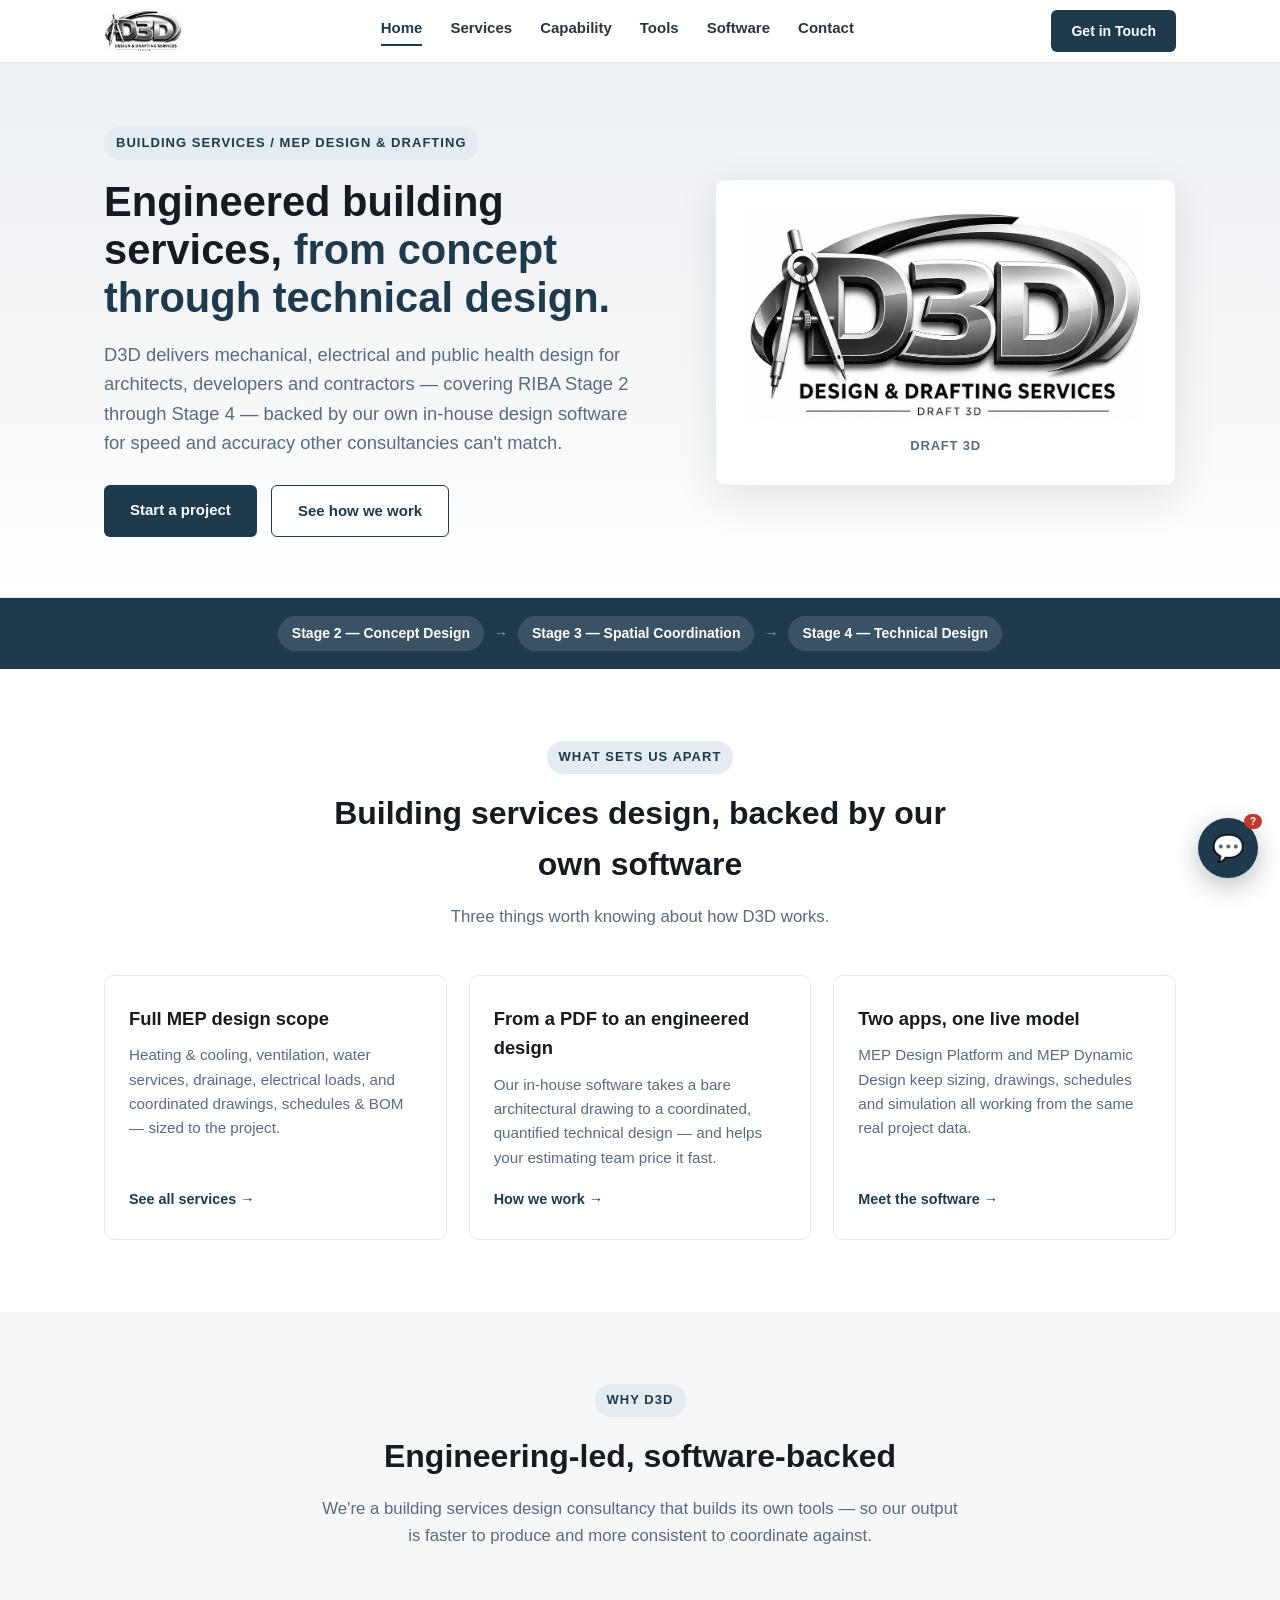
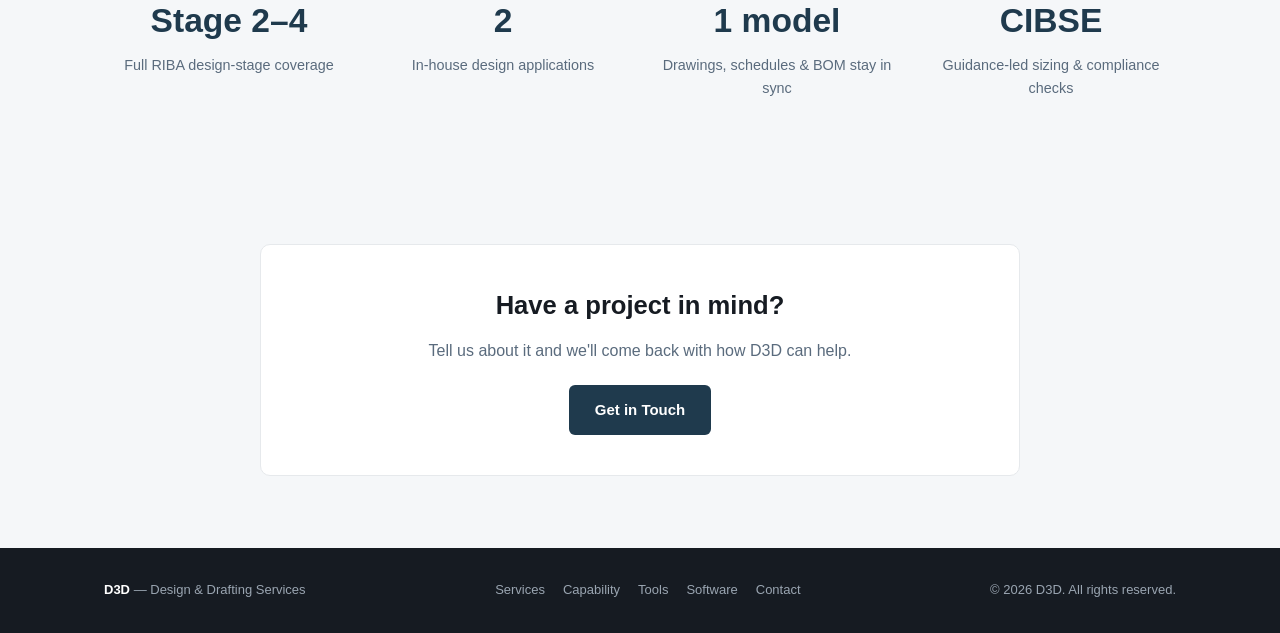
<file: index.html>
<!DOCTYPE html>
<html lang="en">
<head>
<meta charset="UTF-8">
<meta name="viewport" content="width=device-width, initial-scale=1.0">
<title>Mechanical, Ventilation & Plumbing Design | Warwickshire & West Midlands | D3D</title>
<meta name="description" content="D3D provides mechanical services, ventilation and plumbing design for architects, developers and contractors across Meriden, Warwickshire and the West Midlands — RIBA Stage 2-4, backed by our own in-house design software.">
<style>
  :root{
    --ink:#161b22; --steel-dark:#2b3440; --steel:#5a6b7d; --steel-light:#8fa1b3;
    --silver:#c9d2da; --paper:#f5f7f9; --white:#ffffff; --accent:#c0392b; --accent-2:#1f3a4d;
    --radius:10px; --maxw:1120px;
  }
  *{box-sizing:border-box;margin:0;padding:0;}
  html{scroll-behavior:smooth;}
  body{font-family:'Segoe UI',-apple-system,BlinkMacSystemFont,'Helvetica Neue',Arial,sans-serif;color:var(--ink);background:var(--white);line-height:1.6;}
  img{max-width:100%;display:block;}
  a{color:inherit;}
  .wrap{max-width:var(--maxw);margin:0 auto;padding:0 24px;}

  header.site-nav{position:sticky;top:0;z-index:50;background:rgba(255,255,255,0.96);border-bottom:1px solid #e3e7eb;backdrop-filter:blur(6px);}
  .nav-inner{display:flex;align-items:center;justify-content:space-between;padding:10px 24px;max-width:var(--maxw);margin:0 auto;}
  .nav-logo{display:flex;align-items:center;gap:10px;}
  .nav-logo img{height:42px;width:auto;}
  nav.links{display:flex;gap:28px;font-size:15px;font-weight:600;}
  nav.links a{text-decoration:none;color:var(--steel-dark);transition:color .15s;padding-bottom:4px;border-bottom:2px solid transparent;}
  nav.links a:hover{color:var(--accent-2);}
  nav.links a.active{color:var(--accent-2);border-bottom-color:var(--accent-2);}
  .nav-cta{background:var(--accent-2);color:#fff;padding:10px 20px;border-radius:6px;font-weight:600;font-size:14px;text-decoration:none;white-space:nowrap;}

  .hero{background:linear-gradient(180deg,#eef1f4 0%,#f5f7f9 60%,#ffffff 100%);padding:64px 0 60px;border-bottom:1px solid #e3e7eb;}
  .hero-inner{max-width:var(--maxw);margin:0 auto;padding:0 24px;display:grid;grid-template-columns:1.1fr 0.9fr;gap:48px;align-items:center;}
  .eyebrow{display:inline-block;font-size:13px;font-weight:700;letter-spacing:.08em;text-transform:uppercase;color:var(--accent-2);background:#e4ecf1;padding:6px 12px;border-radius:20px;margin-bottom:18px;}
  h1{font-size:2.6rem;line-height:1.15;color:var(--ink);margin-bottom:18px;font-weight:800;}
  h1 span{color:var(--accent-2);}
  .hero p.lead{font-size:1.15rem;color:var(--steel);max-width:52ch;margin-bottom:28px;}
  .hero-ctas{display:flex;gap:14px;flex-wrap:wrap;}
  .btn{display:inline-block;padding:13px 26px;border-radius:6px;font-weight:700;text-decoration:none;font-size:15px;transition:transform .15s, box-shadow .15s;border:none;cursor:pointer;}
  .btn-primary{background:var(--accent-2);color:#fff;}
  .btn-primary:hover{transform:translateY(-2px);box-shadow:0 6px 16px rgba(31,58,77,.28);}
  .btn-secondary{background:#fff;color:var(--accent-2);border:1.5px solid var(--accent-2);}
  .btn-secondary:hover{transform:translateY(-2px);}
  .hero-logo-card{background:#fff;border-radius:var(--radius);padding:28px;box-shadow:0 12px 40px rgba(22,27,34,.10);border:1px solid #e9ecef;text-align:center;}
  .hero-logo-card img{width:100%;height:auto;}
  .hero-logo-card .tagline{margin-top:14px;font-size:13px;letter-spacing:.06em;color:var(--steel);text-transform:uppercase;font-weight:700;}

  .page-hero{background:linear-gradient(135deg,#1f3a4d,#2b4a63);color:#fff;padding:56px 0;}
  .page-hero .eyebrow{background:rgba(255,255,255,.15);color:#fff;}
  .page-hero h1{color:#fff;font-size:2.2rem;margin-bottom:12px;}
  .page-hero p{color:#c9d7e0;font-size:1.05rem;max-width:60ch;}

  .stage-strip{background:var(--accent-2);color:#fff;padding:18px 0;}
  .stage-strip .wrap{display:flex;align-items:center;justify-content:center;gap:10px;flex-wrap:wrap;font-size:14px;font-weight:600;text-align:center;}
  .stage-strip .stage-pill{background:rgba(255,255,255,.12);padding:6px 14px;border-radius:20px;}
  .stage-strip .arrow{opacity:.55;}

  section{padding:72px 0;}
  .section-head{max-width:640px;margin:0 auto 44px;text-align:center;}
  .section-head .eyebrow{margin-bottom:14px;}
  .section-head h2{font-size:2rem;color:var(--ink);margin-bottom:14px;font-weight:800;}
  .section-head p{color:var(--steel);font-size:1.05rem;}

  .services{background:var(--paper);}
  .cards{display:grid;grid-template-columns:repeat(3,1fr);gap:22px;}
  .card{background:#fff;border:1px solid #e6e9ec;border-radius:var(--radius);padding:26px 24px;transition:box-shadow .15s, transform .15s;}
  .card:hover{box-shadow:0 10px 30px rgba(22,27,34,.08);transform:translateY(-3px);}
  .card .num{display:inline-flex;align-items:center;justify-content:center;width:34px;height:34px;border-radius:8px;background:#e4ecf1;color:var(--accent-2);font-weight:800;font-size:14px;margin-bottom:14px;}
  .card h3{font-size:1.08rem;margin-bottom:8px;color:var(--ink);}
  .card p{font-size:.95rem;color:var(--steel);}

  .workflow{background:#fff;}
  .workflow-grid{display:grid;grid-template-columns:repeat(5,1fr);gap:16px;margin-bottom:56px;}
  .step{position:relative;padding:22px 16px;background:var(--paper);border-radius:var(--radius);border:1px solid #e6e9ec;}
  .step .step-no{font-size:12px;font-weight:800;color:#fff;background:var(--accent-2);width:26px;height:26px;border-radius:50%;display:flex;align-items:center;justify-content:center;margin-bottom:12px;}
  .step h4{font-size:.95rem;margin-bottom:6px;color:var(--ink);}
  .step p{font-size:.85rem;color:var(--steel);}

  .apps{display:grid;grid-template-columns:1fr 1fr;gap:24px;}
  .app-card{border-radius:var(--radius);padding:30px;color:#fff;}
  .app-card.primary{background:linear-gradient(135deg,#1f3a4d,#2b4a63);}
  .app-card.secondary{background:linear-gradient(135deg,#2b3440,#3d4a5a);}
  .app-card .app-tag{display:inline-block;font-size:11px;font-weight:700;letter-spacing:.08em;text-transform:uppercase;background:rgba(255,255,255,.15);padding:5px 10px;border-radius:14px;margin-bottom:14px;}
  .app-card h3{font-size:1.3rem;margin-bottom:10px;}
  .app-card p{font-size:.95rem;color:#dbe3ea;margin-bottom:16px;}
  .app-card ul{list-style:none;font-size:.88rem;color:#dbe3ea;}
  .app-card ul li{padding-left:20px;position:relative;margin-bottom:7px;}
  .app-card ul li::before{content:"\2713";position:absolute;left:0;color:#8fd0b0;font-weight:800;}

  .why{background:var(--paper);}
  .why-grid{display:grid;grid-template-columns:repeat(4,1fr);gap:24px;text-align:center;}
  .why-grid .stat h3{font-size:2.1rem;color:var(--accent-2);font-weight:800;margin-bottom:6px;}
  .why-grid .stat p{font-size:.9rem;color:var(--steel);}

  .teaser-grid{display:grid;grid-template-columns:repeat(3,1fr);gap:22px;}
  .teaser-card{background:#fff;border:1px solid #e6e9ec;border-radius:var(--radius);padding:28px 24px;display:flex;flex-direction:column;}
  .teaser-card h3{font-size:1.15rem;margin-bottom:10px;color:var(--ink);}
  .teaser-card p{font-size:.95rem;color:var(--steel);margin-bottom:18px;flex:1;}
  .teaser-card a{font-size:.9rem;font-weight:700;color:var(--accent-2);text-decoration:none;}
  .teaser-card a:hover{text-decoration:underline;}

  .contact{background:var(--accent-2);color:#fff;}
  .contact .section-head h2{color:#fff;}
  .contact .section-head p{color:#c9d7e0;}
  .contact-card{max-width:560px;margin:0 auto;background:rgba(255,255,255,.06);border:1px solid rgba(255,255,255,.18);border-radius:var(--radius);padding:34px;text-align:center;}
  .placeholder-badge{display:inline-block;background:#c0392b;color:#fff;font-size:11px;font-weight:800;letter-spacing:.06em;text-transform:uppercase;padding:5px 12px;border-radius:14px;margin-bottom:18px;}
  .notice-box{background:#FBF0DD;border:1px solid #E8CE9A;color:#6B5011;font-size:.92rem;line-height:1.6;padding:16px 20px;border-radius:10px;max-width:760px;margin:0 auto 40px;}
  .tools-cta{max-width:760px;margin:0 auto;text-align:center;background:var(--paper);border:1px solid #e6e9ec;border-radius:var(--radius);padding:40px;}
  .tools-cta h3{font-size:1.3rem;margin-bottom:10px;}
  .tools-cta p{color:var(--steel);margin-bottom:22px;}
  .contact-rows{display:flex;flex-direction:column;gap:14px;margin:20px 0 26px;text-align:left;}
  .contact-row{display:flex;gap:12px;align-items:flex-start;background:rgba(255,255,255,.05);padding:14px 16px;border-radius:8px;}
  .contact-row .icon{font-size:18px;}
  .contact-row .label{font-size:12px;text-transform:uppercase;letter-spacing:.05em;color:#a9c0cf;font-weight:700;}
  .contact-row .val{font-size:15px;font-weight:600;}
  .contact .btn-primary{background:#fff;color:var(--accent-2);}
  .contact .btn-primary:hover{box-shadow:0 6px 16px rgba(0,0,0,.25);}
  .contact-cta-banner{background:var(--paper);}
  .contact-cta-banner .cta-box{max-width:760px;margin:0 auto;text-align:center;background:#fff;border:1px solid #e6e9ec;border-radius:var(--radius);padding:40px;}
  .contact-cta-banner h2{font-size:1.6rem;margin-bottom:12px;}
  .contact-cta-banner p{color:var(--steel);margin-bottom:22px;}

  footer{background:var(--ink);color:#9aa5b1;padding:32px 0;font-size:13px;}
  .footer-inner{display:flex;justify-content:space-between;align-items:center;flex-wrap:wrap;gap:12px;}
  .footer-inner .brand{color:#fff;font-weight:700;}
  .footer-links{display:flex;gap:18px;}
  .footer-links a{text-decoration:none;color:#9aa5b1;}
  .footer-links a:hover{color:#fff;}

  #d3d-chat-launcher{position:fixed;bottom:22px;right:22px;z-index:200;width:60px;height:60px;border-radius:50%;background:var(--accent-2);color:#fff;border:none;cursor:pointer;box-shadow:0 8px 24px rgba(22,27,34,.28);font-size:26px;display:flex;align-items:center;justify-content:center;transition:transform .15s;}
  #d3d-chat-launcher:hover{transform:scale(1.06);}
  #d3d-chat-launcher .close-ic{display:none;}
  #d3d-chat-launcher.open .chat-ic{display:none;}
  #d3d-chat-launcher.open .close-ic{display:block;}
  #d3d-chat-badge{position:absolute;top:-4px;right:-4px;background:var(--accent);color:#fff;font-size:10px;font-weight:800;border-radius:10px;padding:2px 6px;}
  #d3d-chat-panel{position:fixed;bottom:94px;right:22px;z-index:200;width:340px;max-width:calc(100vw - 32px);background:#fff;border-radius:14px;overflow:hidden;box-shadow:0 20px 60px rgba(22,27,34,.30);border:1px solid #e3e7eb;display:none;flex-direction:column;height:500px;max-height:calc(100vh - 140px);}
  #d3d-chat-panel.open{display:flex;}
  .chat-head{background:var(--accent-2);color:#fff;padding:16px 18px;display:flex;align-items:center;gap:10px;flex-shrink:0;}
  .chat-head .dot{width:9px;height:9px;border-radius:50%;background:#4ade80;flex-shrink:0;}
  .chat-head .titles{line-height:1.25;}
  .chat-head .titles .t1{font-weight:800;font-size:14px;}
  .chat-head .titles .t2{font-size:11px;color:#c9d7e0;}
  .chat-body{flex:1;overflow-y:auto;padding:16px;background:var(--paper);display:flex;flex-direction:column;gap:10px;}
  .chat-msg{max-width:85%;padding:10px 13px;border-radius:12px;font-size:13.5px;line-height:1.45;}
  .chat-msg.bot{background:#fff;border:1px solid #e3e7eb;color:var(--ink);align-self:flex-start;border-bottom-left-radius:3px;}
  .chat-msg.user{background:var(--accent-2);color:#fff;align-self:flex-end;border-bottom-right-radius:3px;}
  .chat-quick{display:flex;flex-wrap:wrap;gap:7px;align-self:flex-start;max-width:100%;}
  .chat-quick button{background:#fff;border:1.3px solid var(--accent-2);color:var(--accent-2);font-size:12px;font-weight:700;padding:7px 11px;border-radius:16px;cursor:pointer;transition:background .15s, color .15s;}
  .chat-quick button:hover{background:var(--accent-2);color:#fff;}
  .chat-live-cta{border-top:1px solid #e3e7eb;padding:10px 14px;background:#fff;flex-shrink:0;}
  .chat-live-cta button{width:100%;background:#c0392b;color:#fff;border:none;border-radius:20px;padding:10px;font-weight:700;font-size:13px;cursor:pointer;}
  .chat-live-cta button:hover{background:#a73226;}
  .chat-foot{border-top:1px solid #e3e7eb;padding:10px;display:flex;gap:8px;background:#fff;flex-shrink:0;}
  .chat-foot input{flex:1;border:1px solid #dde2e6;border-radius:20px;padding:9px 14px;font-size:13px;outline:none;}
  .chat-foot input:focus{border-color:var(--accent-2);}
  .chat-foot button{background:var(--accent-2);color:#fff;border:none;border-radius:20px;padding:0 16px;font-weight:700;font-size:13px;cursor:pointer;}
  .chat-disclaimer{font-size:10px;color:var(--steel);text-align:center;padding:6px 10px 0;background:#fff;}

  @media(max-width:900px){
    .hero-inner{grid-template-columns:1fr;}
    .hero-logo-card{order:-1;max-width:420px;margin:0 auto;}
    .cards{grid-template-columns:1fr 1fr;}
    .workflow-grid{grid-template-columns:repeat(2,1fr);}
    .apps{grid-template-columns:1fr;}
    .why-grid{grid-template-columns:1fr 1fr;}
    .teaser-grid{grid-template-columns:1fr;}
    nav.links{display:none;}
  }
  @media(max-width:560px){
    h1{font-size:2rem;}
    .cards{grid-template-columns:1fr;}
    .workflow-grid{grid-template-columns:1fr;}
    .why-grid{grid-template-columns:1fr 1fr;}
    .nav-cta{display:none;}
    #d3d-chat-panel{right:16px;left:16px;width:auto;bottom:88px;}
    #d3d-chat-launcher{right:16px;bottom:16px;}
  }
</style>
<script type="application/ld+json">
{
  "@context": "https://schema.org",
  "@type": "ProfessionalService",
  "name": "D3D Design & Drafting Services",
  "description": "Mechanical, ventilation and plumbing (MEP) building services design and drafting.",
  "areaServed": [
    {"@type": "City", "name": "Meriden"},
    {"@type": "AdministrativeArea", "name": "Warwickshire"},
    {"@type": "City", "name": "Coventry"},
    {"@type": "City", "name": "Solihull"},
    {"@type": "City", "name": "Birmingham"},
    {"@type": "AdministrativeArea", "name": "West Midlands"}
  ],
  "knowsAbout": ["Mechanical services design", "Ventilation design", "Plumbing design", "Building services drafting"]
}
</script>
</head>
<body>

<header class="site-nav">
  <div class="nav-inner">
    <a href="index.html" class="nav-logo">
      <img src="[data-uri]" alt="D3D Design & Drafting Services logo">
    </a>
    <nav class="links">
      <a href="index.html" class="active">Home</a><a href="services.html">Services</a><a href="capability.html">Capability</a><a href="tools.html">Tools</a><a href="software.html">Software</a><a href="contact.html">Contact</a>
    </nav>
    <a href="contact.html" class="nav-cta">Get in Touch</a>
  </div>
</header>



<section class="hero">
  <div class="hero-inner">
    <div>
      <span class="eyebrow">Building Services / MEP Design &amp; Drafting</span>
      <h1>Engineered building services, <span>from concept through technical design.</span></h1>
      <p class="lead">D3D delivers mechanical, electrical and public health design for architects, developers and contractors &mdash; covering RIBA Stage 2 through Stage 4 &mdash; backed by our own in-house design software for speed and accuracy other consultancies can't match.</p>
      <div class="hero-ctas">
        <a href="contact.html" class="btn btn-primary">Start a project</a>
        <a href="capability.html" class="btn btn-secondary">See how we work</a>
      </div>
    </div>
    <div class="hero-logo-card">
      <img src="[data-uri]" alt="D3D — Design & Drafting Services">
      <div class="tagline">Draft 3D</div>
    </div>
  </div>
</section>

<div class="stage-strip">
  <div class="wrap">
    <span class="stage-pill">Stage 2 — Concept Design</span>
    <span class="arrow">&rarr;</span>
    <span class="stage-pill">Stage 3 — Spatial Coordination</span>
    <span class="arrow">&rarr;</span>
    <span class="stage-pill">Stage 4 — Technical Design</span>
  </div>
</div>

<section id="overview">
  <div class="wrap">
    <div class="section-head">
      <span class="eyebrow">What sets us apart</span>
      <h2>Building services design, backed by our own software</h2>
      <p>Three things worth knowing about how D3D works.</p>
    </div>
    <div class="teaser-grid">
      <div class="teaser-card">
        <h3>Full MEP design scope</h3>
        <p>Heating &amp; cooling, ventilation, water services, drainage, electrical loads, and coordinated drawings, schedules &amp; BOM &mdash; sized to the project.</p>
        <a href="services.html">See all services &rarr;</a>
      </div>
      <div class="teaser-card">
        <h3>From a PDF to an engineered design</h3>
        <p>Our in-house software takes a bare architectural drawing to a coordinated, quantified technical design &mdash; and helps your estimating team price it fast.</p>
        <a href="capability.html">How we work &rarr;</a>
      </div>
      <div class="teaser-card">
        <h3>Two apps, one live model</h3>
        <p>MEP Design Platform and MEP Dynamic Design keep sizing, drawings, schedules and simulation all working from the same real project data.</p>
        <a href="capability.html">Meet the software &rarr;</a>
      </div>
    </div>
  </div>
</section>

<section class="why" id="why">
  <div class="wrap">
    <div class="section-head">
      <span class="eyebrow">Why D3D</span>
      <h2>Engineering-led, software-backed</h2>
      <p>We're a building services design consultancy that builds its own tools &mdash; so our output is faster to produce and more consistent to coordinate against.</p>
    </div>
    <div class="why-grid">
      <div class="stat"><h3>Stage 2&ndash;4</h3><p>Full RIBA design-stage coverage</p></div>
      <div class="stat"><h3>2</h3><p>In-house design applications</p></div>
      <div class="stat"><h3>1 model</h3><p>Drawings, schedules &amp; BOM stay in sync</p></div>
      <div class="stat"><h3>CIBSE</h3><p>Guidance-led sizing &amp; compliance checks</p></div>
    </div>
  </div>
</section>

<section class="contact-cta-banner">
  <div class="wrap">
    <div class="cta-box">
      <h2>Have a project in mind?</h2>
      <p>Tell us about it and we'll come back with how D3D can help.</p>
      <a href="contact.html" class="btn btn-primary">Get in Touch</a>
    </div>
  </div>
</section>


<footer>
  <div class="wrap footer-inner">
    <div><span class="brand">D3D</span> &mdash; Design &amp; Drafting Services</div>
    <div class="footer-links">
      <a href="services.html">Services</a>
      <a href="capability.html">Capability</a>
      <a href="tools.html">Tools</a>
      <a href="software.html">Software</a>
      <a href="contact.html">Contact</a>
    </div>
    <div>&copy; <span class="year"></span> D3D. All rights reserved.</div>
  </div>
</footer>


<button id="d3d-chat-launcher" aria-label="Open chat">
  <span class="chat-ic">💬</span>
  <span class="close-ic">✕</span>
  <span id="d3d-chat-badge">?</span>
</button>

<div id="d3d-chat-panel">
  <div class="chat-head">
    <span class="dot"></span>
    <div class="titles">
      <div class="t1">D3D Assistant</div>
      <div class="t2">Quick answers, or message us directly</div>
    </div>
  </div>
  <div class="chat-body" id="d3d-chat-body"></div>
  <div class="chat-live-cta">
    <button id="d3d-live-chat-btn">💬 Talk to a real person</button>
  </div>
  <div class="chat-foot">
    <input type="text" id="d3d-chat-input" placeholder="Ask a question&hellip;" autocomplete="off">
    <button id="d3d-chat-send">Send</button>
  </div>
  <div class="chat-disclaimer">Quick-answers are automated. "Talk to a real person" reaches us directly.</div>
</div>

<!--Start of Tawk.to Script-->
<script type="text/javascript">
var Tawk_API=Tawk_API||{}, Tawk_LoadStart=new Date();
Tawk_API.onLoad = function(){
  // Our own chat launcher already sits bottom-right; keep Tawk's default
  // bubble hidden and only bring it up via the "Talk to a real person" button.
  if (typeof Tawk_API.hideWidget === 'function') { Tawk_API.hideWidget(); }
};
(function(){
var s1=document.createElement("script"),s0=document.getElementsByTagName("script")[0];
s1.async=true;
s1.src='https://embed.tawk.to/6a6e763c055f021d4ace18f9/default';
s1.charset='UTF-8';
s1.setAttribute('crossorigin','*');
s0.parentNode.insertBefore(s1,s0);
})();
</script>
<!--End of Tawk.to Script-->

<script>
(function(){
  var y = document.querySelectorAll('.year');
  for (var i=0;i<y.length;i++){ y[i].textContent = new Date().getFullYear(); }

  var KB = [
    { topic: "Services", keys: ["service","offer","what do you do","scope"],
      a: "We cover the full building services / MEP scope: heating & cooling (LTHW/CHW), ventilation & air systems, water services, above ground drainage, electrical load & distribution, and coordinated drawings, schedules & BOM." },
    { topic: "Design process", keys: ["process","how do you work","workflow","pdf","architect"],
      a: "We take a project from an architect's PDF or DWG straight into our own software: import & calibrate, populate & link, auto-size, schedule & take-off, then export & issue — all from one live model, so drawings and schedules always match." },
    { topic: "Our software", keys: ["software","app","platform","dynamic design","design platform","tool"],
      a: "We build our own tools: MEP Design Platform (our production design engine — sizing, drawing markup, schedules & BOM) and MEP Dynamic Design (hour-by-hour dynamic thermal simulation using real weather data)." },
    { topic: "Estimating support", keys: ["estimat","cost","budget","quantity","quantities","qs","procurement","price"],
      a: "Because schedules and BOM come straight off the coordinated model, your estimating team can get reliable quantities early — often from Stage 2/3 concept coordination — for faster, more accurate budget pricing, with fewer re-measures." },
    { topic: "RIBA stages", keys: ["stage","riba"],
      a: "We cover RIBA Stage 2 (Concept Design) through Stage 4 (Technical Design). Final installation-level detail — exact fittings and full trade coordination — typically sits with the appointed contractor's detailed design at construction stage." },
    { topic: "Free tools", keys: ["tool","calculator","calc","free"],
      a: "We've put a free MEP Quick Calcs tool on the site — cold water storage, hot water storage, pipe/duct sizing and condensation checks. Check the Tools page in the menu. Indicative figures only, not a substitute for a full design check." },
  ];
  var FALLBACK = "I don't have a set answer for that yet — tap “Talk to a real person” below and we'll get back to you directly.";

  var launcher = document.getElementById('d3d-chat-launcher');
  var panel = document.getElementById('d3d-chat-panel');
  var body = document.getElementById('d3d-chat-body');
  var input = document.getElementById('d3d-chat-input');
  var sendBtn = document.getElementById('d3d-chat-send');
  var badge = document.getElementById('d3d-chat-badge');
  var liveBtn = document.getElementById('d3d-live-chat-btn');
  var opened = false;

  function addMsg(text, sender){
    var div = document.createElement('div');
    div.className = 'chat-msg ' + sender;
    div.textContent = text;
    body.appendChild(div);
    body.scrollTop = body.scrollHeight;
  }

  function showQuickReplies(){
    var wrap = document.createElement('div');
    wrap.className = 'chat-quick';
    KB.forEach(function(item){
      var btn = document.createElement('button');
      btn.textContent = item.topic;
      btn.addEventListener('click', function(){ handleTopic(item); });
      wrap.appendChild(btn);
    });
    body.appendChild(wrap);
    body.scrollTop = body.scrollHeight;
  }

  function handleTopic(item){
    addMsg(item.topic, 'user');
    setTimeout(function(){ addMsg(item.a, 'bot'); showQuickReplies(); }, 250);
  }

  function handleFreeText(text){
    var lower = text.toLowerCase();
    var match = null;
    for (var i=0;i<KB.length;i++){
      for (var j=0;j<KB[i].keys.length;j++){
        if (lower.indexOf(KB[i].keys[j]) !== -1){ match = KB[i]; break; }
      }
      if (match) break;
    }
    setTimeout(function(){ addMsg(match ? match.a : FALLBACK, 'bot'); showQuickReplies(); }, 250);
  }

  function toggle(){
    opened = !opened;
    panel.classList.toggle('open', opened);
    launcher.classList.toggle('open', opened);
    if (opened) {
      badge.style.display = 'none';
      if (!body.dataset.greeted) {
        addMsg("Hi! I'm the D3D assistant. Ask me a quick question, or tap \u201cTalk to a real person\u201d to message the team directly.", 'bot');
        showQuickReplies();
        body.dataset.greeted = '1';
      }
    }
  }

  launcher.addEventListener('click', toggle);

  sendBtn.addEventListener('click', function(){
    var val = input.value.trim();
    if (!val) return;
    addMsg(val, 'user');
    input.value = '';
    handleFreeText(val);
  });
  input.addEventListener('keydown', function(e){ if (e.key === 'Enter') sendBtn.click(); });

  liveBtn.addEventListener('click', function(){
    if (window.Tawk_API && typeof window.Tawk_API.maximize === 'function') {
      if (typeof window.Tawk_API.showWidget === 'function') { window.Tawk_API.showWidget(); }
      window.Tawk_API.maximize();
    } else {
      window.location.href = 'contact.html';
    }
  });
})();
</script>

</body>
</html>
</file>
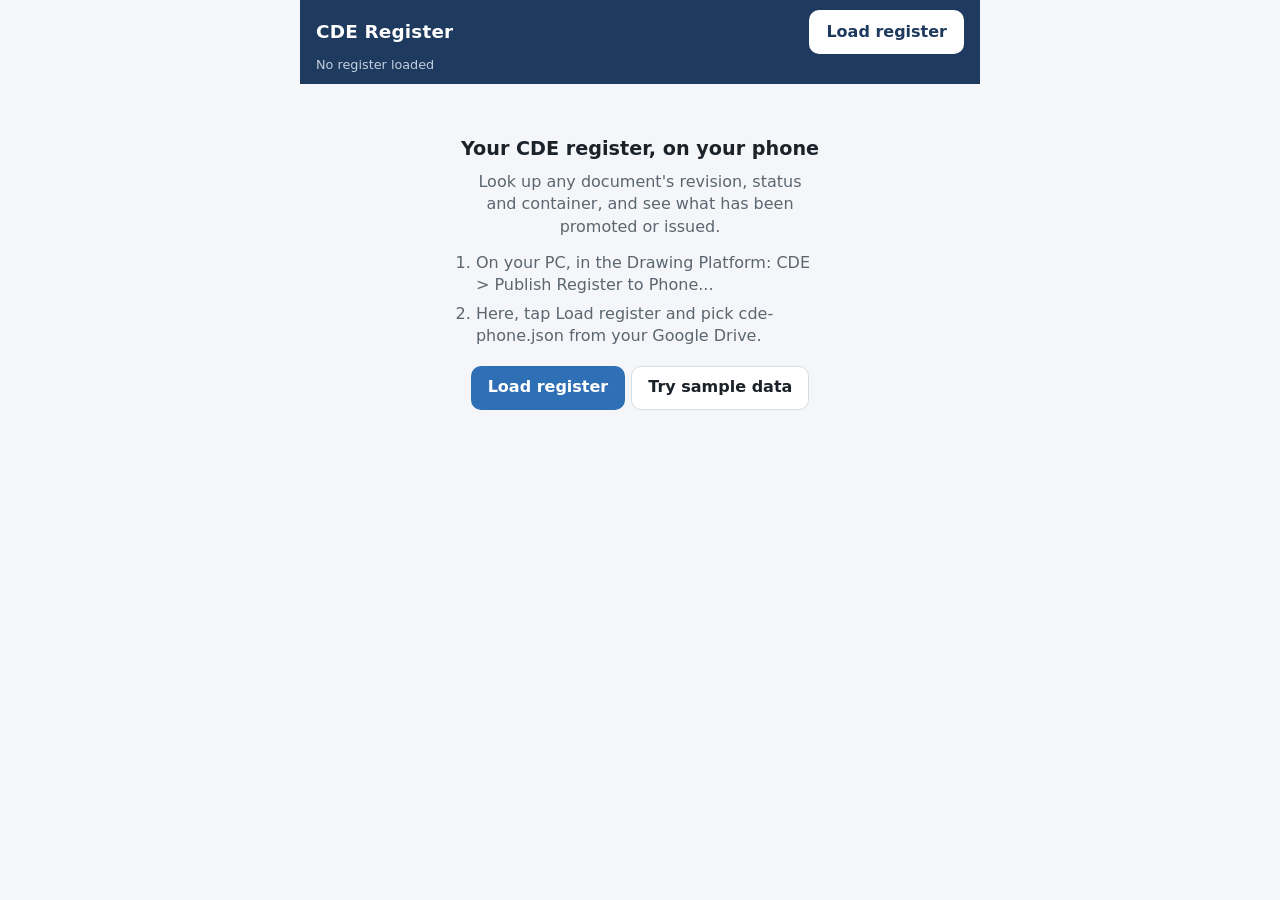
<file: cde/index.html>
<!doctype html>
<html lang="en-GB">
<head>
<meta charset="utf-8">
<meta name="viewport" content="width=device-width, initial-scale=1, viewport-fit=cover">
<title>CDE Register</title>
<meta name="description" content="Read-only phone view of the MEP Drawing Platform CDE register.">
<meta name="theme-color" content="#1f3a5f">
<meta name="robots" content="noindex">
<link rel="manifest" href="manifest.webmanifest">
<link rel="icon" href="icon-192.png">
<link rel="apple-touch-icon" href="icon-192.png">
<meta name="apple-mobile-web-app-capable" content="yes">
<meta name="mobile-web-app-capable" content="yes">
<meta name="apple-mobile-web-app-title" content="CDE">
<link rel="stylesheet" href="app.css">
</head>
<body>
<div id="app">
  <header class="top">
    <div class="top-row">
      <h1>CDE Register</h1>
      <button id="loadBtn" class="btn primary" type="button">Load register</button>
    </div>
    <div id="meta" class="meta" role="status"></div>
    <select id="project" class="project" aria-label="Project" hidden></select>
  </header>

  <main id="main"></main>

  <nav class="tabs" id="tabs" aria-label="Sections" hidden>
    <button data-tab="docs" type="button" aria-current="page">Documents</button>
    <button data-tab="tx" type="button">Transmittals</button>
    <button data-tab="promo" type="button">Promotions</button>
  </nav>
</div>

<input id="file" type="file" accept=".json,application/json" hidden>

<div id="scrim" class="scrim" hidden></div>
<section id="sheet" class="sheet" role="dialog" aria-modal="true" aria-labelledby="sheetTitle" hidden>
  <div class="sheet-grab"></div>
  <div id="sheetBody"></div>
</section>
<div id="toast" class="toast" role="status" aria-live="polite" hidden></div>

<script src="app.js"></script>
</body>
</html>
</file>
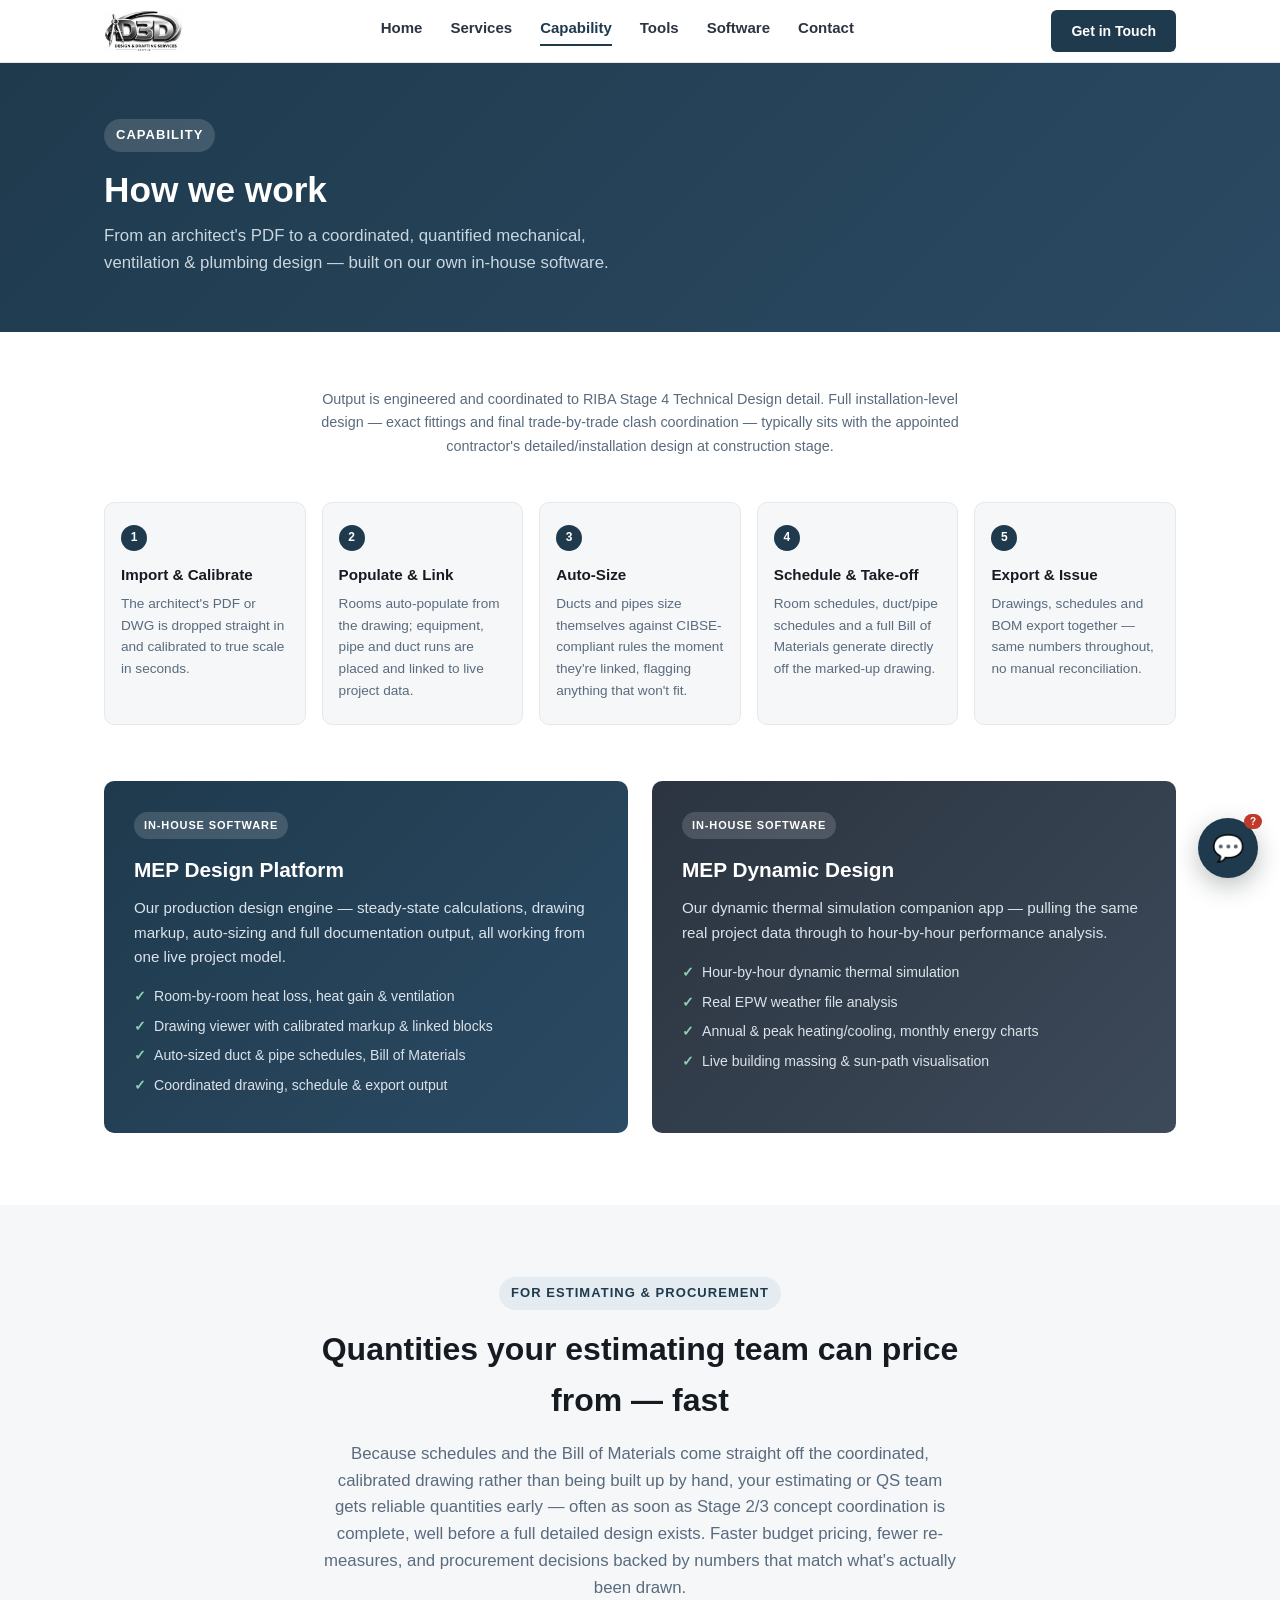
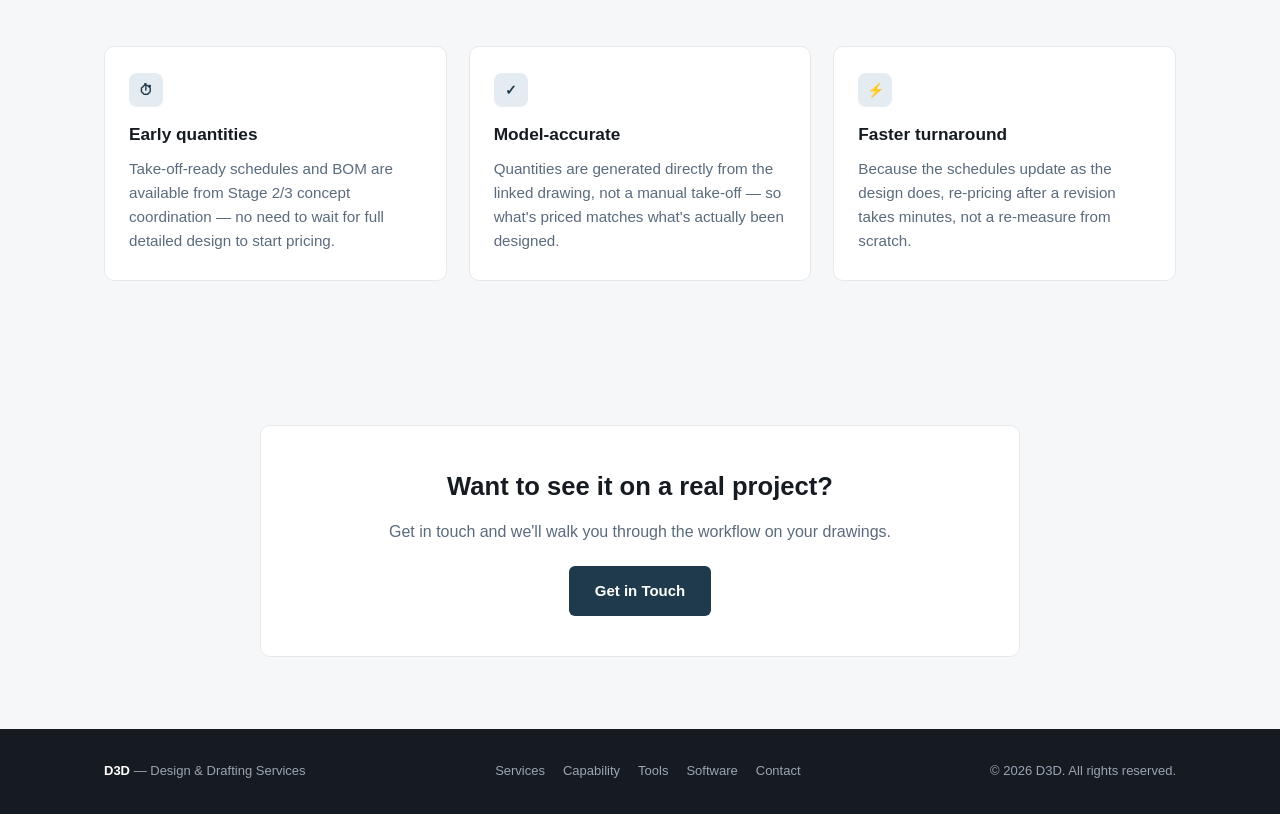
<file: capability.html>
<!DOCTYPE html>
<html lang="en">
<head>
<meta charset="UTF-8">
<meta name="viewport" content="width=device-width, initial-scale=1.0">
<title>MEP Design Process & Software | D3D Building Services</title>
<meta name="description" content="How D3D turns an architect's PDF into a coordinated mechanical, ventilation and plumbing design using our in-house MEP Design Platform and MEP Dynamic Design software — and how it speeds up estimating.">
<style>
  :root{
    --ink:#161b22; --steel-dark:#2b3440; --steel:#5a6b7d; --steel-light:#8fa1b3;
    --silver:#c9d2da; --paper:#f5f7f9; --white:#ffffff; --accent:#c0392b; --accent-2:#1f3a4d;
    --radius:10px; --maxw:1120px;
  }
  *{box-sizing:border-box;margin:0;padding:0;}
  html{scroll-behavior:smooth;}
  body{font-family:'Segoe UI',-apple-system,BlinkMacSystemFont,'Helvetica Neue',Arial,sans-serif;color:var(--ink);background:var(--white);line-height:1.6;}
  img{max-width:100%;display:block;}
  a{color:inherit;}
  .wrap{max-width:var(--maxw);margin:0 auto;padding:0 24px;}

  header.site-nav{position:sticky;top:0;z-index:50;background:rgba(255,255,255,0.96);border-bottom:1px solid #e3e7eb;backdrop-filter:blur(6px);}
  .nav-inner{display:flex;align-items:center;justify-content:space-between;padding:10px 24px;max-width:var(--maxw);margin:0 auto;}
  .nav-logo{display:flex;align-items:center;gap:10px;}
  .nav-logo img{height:42px;width:auto;}
  nav.links{display:flex;gap:28px;font-size:15px;font-weight:600;}
  nav.links a{text-decoration:none;color:var(--steel-dark);transition:color .15s;padding-bottom:4px;border-bottom:2px solid transparent;}
  nav.links a:hover{color:var(--accent-2);}
  nav.links a.active{color:var(--accent-2);border-bottom-color:var(--accent-2);}
  .nav-cta{background:var(--accent-2);color:#fff;padding:10px 20px;border-radius:6px;font-weight:600;font-size:14px;text-decoration:none;white-space:nowrap;}

  .hero{background:linear-gradient(180deg,#eef1f4 0%,#f5f7f9 60%,#ffffff 100%);padding:64px 0 60px;border-bottom:1px solid #e3e7eb;}
  .hero-inner{max-width:var(--maxw);margin:0 auto;padding:0 24px;display:grid;grid-template-columns:1.1fr 0.9fr;gap:48px;align-items:center;}
  .eyebrow{display:inline-block;font-size:13px;font-weight:700;letter-spacing:.08em;text-transform:uppercase;color:var(--accent-2);background:#e4ecf1;padding:6px 12px;border-radius:20px;margin-bottom:18px;}
  h1{font-size:2.6rem;line-height:1.15;color:var(--ink);margin-bottom:18px;font-weight:800;}
  h1 span{color:var(--accent-2);}
  .hero p.lead{font-size:1.15rem;color:var(--steel);max-width:52ch;margin-bottom:28px;}
  .hero-ctas{display:flex;gap:14px;flex-wrap:wrap;}
  .btn{display:inline-block;padding:13px 26px;border-radius:6px;font-weight:700;text-decoration:none;font-size:15px;transition:transform .15s, box-shadow .15s;border:none;cursor:pointer;}
  .btn-primary{background:var(--accent-2);color:#fff;}
  .btn-primary:hover{transform:translateY(-2px);box-shadow:0 6px 16px rgba(31,58,77,.28);}
  .btn-secondary{background:#fff;color:var(--accent-2);border:1.5px solid var(--accent-2);}
  .btn-secondary:hover{transform:translateY(-2px);}
  .hero-logo-card{background:#fff;border-radius:var(--radius);padding:28px;box-shadow:0 12px 40px rgba(22,27,34,.10);border:1px solid #e9ecef;text-align:center;}
  .hero-logo-card img{width:100%;height:auto;}
  .hero-logo-card .tagline{margin-top:14px;font-size:13px;letter-spacing:.06em;color:var(--steel);text-transform:uppercase;font-weight:700;}

  .page-hero{background:linear-gradient(135deg,#1f3a4d,#2b4a63);color:#fff;padding:56px 0;}
  .page-hero .eyebrow{background:rgba(255,255,255,.15);color:#fff;}
  .page-hero h1{color:#fff;font-size:2.2rem;margin-bottom:12px;}
  .page-hero p{color:#c9d7e0;font-size:1.05rem;max-width:60ch;}

  .stage-strip{background:var(--accent-2);color:#fff;padding:18px 0;}
  .stage-strip .wrap{display:flex;align-items:center;justify-content:center;gap:10px;flex-wrap:wrap;font-size:14px;font-weight:600;text-align:center;}
  .stage-strip .stage-pill{background:rgba(255,255,255,.12);padding:6px 14px;border-radius:20px;}
  .stage-strip .arrow{opacity:.55;}

  section{padding:72px 0;}
  .section-head{max-width:640px;margin:0 auto 44px;text-align:center;}
  .section-head .eyebrow{margin-bottom:14px;}
  .section-head h2{font-size:2rem;color:var(--ink);margin-bottom:14px;font-weight:800;}
  .section-head p{color:var(--steel);font-size:1.05rem;}

  .services{background:var(--paper);}
  .cards{display:grid;grid-template-columns:repeat(3,1fr);gap:22px;}
  .card{background:#fff;border:1px solid #e6e9ec;border-radius:var(--radius);padding:26px 24px;transition:box-shadow .15s, transform .15s;}
  .card:hover{box-shadow:0 10px 30px rgba(22,27,34,.08);transform:translateY(-3px);}
  .card .num{display:inline-flex;align-items:center;justify-content:center;width:34px;height:34px;border-radius:8px;background:#e4ecf1;color:var(--accent-2);font-weight:800;font-size:14px;margin-bottom:14px;}
  .card h3{font-size:1.08rem;margin-bottom:8px;color:var(--ink);}
  .card p{font-size:.95rem;color:var(--steel);}

  .workflow{background:#fff;}
  .workflow-grid{display:grid;grid-template-columns:repeat(5,1fr);gap:16px;margin-bottom:56px;}
  .step{position:relative;padding:22px 16px;background:var(--paper);border-radius:var(--radius);border:1px solid #e6e9ec;}
  .step .step-no{font-size:12px;font-weight:800;color:#fff;background:var(--accent-2);width:26px;height:26px;border-radius:50%;display:flex;align-items:center;justify-content:center;margin-bottom:12px;}
  .step h4{font-size:.95rem;margin-bottom:6px;color:var(--ink);}
  .step p{font-size:.85rem;color:var(--steel);}

  .apps{display:grid;grid-template-columns:1fr 1fr;gap:24px;}
  .app-card{border-radius:var(--radius);padding:30px;color:#fff;}
  .app-card.primary{background:linear-gradient(135deg,#1f3a4d,#2b4a63);}
  .app-card.secondary{background:linear-gradient(135deg,#2b3440,#3d4a5a);}
  .app-card .app-tag{display:inline-block;font-size:11px;font-weight:700;letter-spacing:.08em;text-transform:uppercase;background:rgba(255,255,255,.15);padding:5px 10px;border-radius:14px;margin-bottom:14px;}
  .app-card h3{font-size:1.3rem;margin-bottom:10px;}
  .app-card p{font-size:.95rem;color:#dbe3ea;margin-bottom:16px;}
  .app-card ul{list-style:none;font-size:.88rem;color:#dbe3ea;}
  .app-card ul li{padding-left:20px;position:relative;margin-bottom:7px;}
  .app-card ul li::before{content:"\2713";position:absolute;left:0;color:#8fd0b0;font-weight:800;}

  .why{background:var(--paper);}
  .why-grid{display:grid;grid-template-columns:repeat(4,1fr);gap:24px;text-align:center;}
  .why-grid .stat h3{font-size:2.1rem;color:var(--accent-2);font-weight:800;margin-bottom:6px;}
  .why-grid .stat p{font-size:.9rem;color:var(--steel);}

  .teaser-grid{display:grid;grid-template-columns:repeat(3,1fr);gap:22px;}
  .teaser-card{background:#fff;border:1px solid #e6e9ec;border-radius:var(--radius);padding:28px 24px;display:flex;flex-direction:column;}
  .teaser-card h3{font-size:1.15rem;margin-bottom:10px;color:var(--ink);}
  .teaser-card p{font-size:.95rem;color:var(--steel);margin-bottom:18px;flex:1;}
  .teaser-card a{font-size:.9rem;font-weight:700;color:var(--accent-2);text-decoration:none;}
  .teaser-card a:hover{text-decoration:underline;}

  .contact{background:var(--accent-2);color:#fff;}
  .contact .section-head h2{color:#fff;}
  .contact .section-head p{color:#c9d7e0;}
  .contact-card{max-width:560px;margin:0 auto;background:rgba(255,255,255,.06);border:1px solid rgba(255,255,255,.18);border-radius:var(--radius);padding:34px;text-align:center;}
  .placeholder-badge{display:inline-block;background:#c0392b;color:#fff;font-size:11px;font-weight:800;letter-spacing:.06em;text-transform:uppercase;padding:5px 12px;border-radius:14px;margin-bottom:18px;}
  .notice-box{background:#FBF0DD;border:1px solid #E8CE9A;color:#6B5011;font-size:.92rem;line-height:1.6;padding:16px 20px;border-radius:10px;max-width:760px;margin:0 auto 40px;}
  .tools-cta{max-width:760px;margin:0 auto;text-align:center;background:var(--paper);border:1px solid #e6e9ec;border-radius:var(--radius);padding:40px;}
  .tools-cta h3{font-size:1.3rem;margin-bottom:10px;}
  .tools-cta p{color:var(--steel);margin-bottom:22px;}
  .contact-rows{display:flex;flex-direction:column;gap:14px;margin:20px 0 26px;text-align:left;}
  .contact-row{display:flex;gap:12px;align-items:flex-start;background:rgba(255,255,255,.05);padding:14px 16px;border-radius:8px;}
  .contact-row .icon{font-size:18px;}
  .contact-row .label{font-size:12px;text-transform:uppercase;letter-spacing:.05em;color:#a9c0cf;font-weight:700;}
  .contact-row .val{font-size:15px;font-weight:600;}
  .contact .btn-primary{background:#fff;color:var(--accent-2);}
  .contact .btn-primary:hover{box-shadow:0 6px 16px rgba(0,0,0,.25);}
  .contact-cta-banner{background:var(--paper);}
  .contact-cta-banner .cta-box{max-width:760px;margin:0 auto;text-align:center;background:#fff;border:1px solid #e6e9ec;border-radius:var(--radius);padding:40px;}
  .contact-cta-banner h2{font-size:1.6rem;margin-bottom:12px;}
  .contact-cta-banner p{color:var(--steel);margin-bottom:22px;}

  footer{background:var(--ink);color:#9aa5b1;padding:32px 0;font-size:13px;}
  .footer-inner{display:flex;justify-content:space-between;align-items:center;flex-wrap:wrap;gap:12px;}
  .footer-inner .brand{color:#fff;font-weight:700;}
  .footer-links{display:flex;gap:18px;}
  .footer-links a{text-decoration:none;color:#9aa5b1;}
  .footer-links a:hover{color:#fff;}

  #d3d-chat-launcher{position:fixed;bottom:22px;right:22px;z-index:200;width:60px;height:60px;border-radius:50%;background:var(--accent-2);color:#fff;border:none;cursor:pointer;box-shadow:0 8px 24px rgba(22,27,34,.28);font-size:26px;display:flex;align-items:center;justify-content:center;transition:transform .15s;}
  #d3d-chat-launcher:hover{transform:scale(1.06);}
  #d3d-chat-launcher .close-ic{display:none;}
  #d3d-chat-launcher.open .chat-ic{display:none;}
  #d3d-chat-launcher.open .close-ic{display:block;}
  #d3d-chat-badge{position:absolute;top:-4px;right:-4px;background:var(--accent);color:#fff;font-size:10px;font-weight:800;border-radius:10px;padding:2px 6px;}
  #d3d-chat-panel{position:fixed;bottom:94px;right:22px;z-index:200;width:340px;max-width:calc(100vw - 32px);background:#fff;border-radius:14px;overflow:hidden;box-shadow:0 20px 60px rgba(22,27,34,.30);border:1px solid #e3e7eb;display:none;flex-direction:column;height:500px;max-height:calc(100vh - 140px);}
  #d3d-chat-panel.open{display:flex;}
  .chat-head{background:var(--accent-2);color:#fff;padding:16px 18px;display:flex;align-items:center;gap:10px;flex-shrink:0;}
  .chat-head .dot{width:9px;height:9px;border-radius:50%;background:#4ade80;flex-shrink:0;}
  .chat-head .titles{line-height:1.25;}
  .chat-head .titles .t1{font-weight:800;font-size:14px;}
  .chat-head .titles .t2{font-size:11px;color:#c9d7e0;}
  .chat-body{flex:1;overflow-y:auto;padding:16px;background:var(--paper);display:flex;flex-direction:column;gap:10px;}
  .chat-msg{max-width:85%;padding:10px 13px;border-radius:12px;font-size:13.5px;line-height:1.45;}
  .chat-msg.bot{background:#fff;border:1px solid #e3e7eb;color:var(--ink);align-self:flex-start;border-bottom-left-radius:3px;}
  .chat-msg.user{background:var(--accent-2);color:#fff;align-self:flex-end;border-bottom-right-radius:3px;}
  .chat-quick{display:flex;flex-wrap:wrap;gap:7px;align-self:flex-start;max-width:100%;}
  .chat-quick button{background:#fff;border:1.3px solid var(--accent-2);color:var(--accent-2);font-size:12px;font-weight:700;padding:7px 11px;border-radius:16px;cursor:pointer;transition:background .15s, color .15s;}
  .chat-quick button:hover{background:var(--accent-2);color:#fff;}
  .chat-live-cta{border-top:1px solid #e3e7eb;padding:10px 14px;background:#fff;flex-shrink:0;}
  .chat-live-cta button{width:100%;background:#c0392b;color:#fff;border:none;border-radius:20px;padding:10px;font-weight:700;font-size:13px;cursor:pointer;}
  .chat-live-cta button:hover{background:#a73226;}
  .chat-foot{border-top:1px solid #e3e7eb;padding:10px;display:flex;gap:8px;background:#fff;flex-shrink:0;}
  .chat-foot input{flex:1;border:1px solid #dde2e6;border-radius:20px;padding:9px 14px;font-size:13px;outline:none;}
  .chat-foot input:focus{border-color:var(--accent-2);}
  .chat-foot button{background:var(--accent-2);color:#fff;border:none;border-radius:20px;padding:0 16px;font-weight:700;font-size:13px;cursor:pointer;}
  .chat-disclaimer{font-size:10px;color:var(--steel);text-align:center;padding:6px 10px 0;background:#fff;}

  @media(max-width:900px){
    .hero-inner{grid-template-columns:1fr;}
    .hero-logo-card{order:-1;max-width:420px;margin:0 auto;}
    .cards{grid-template-columns:1fr 1fr;}
    .workflow-grid{grid-template-columns:repeat(2,1fr);}
    .apps{grid-template-columns:1fr;}
    .why-grid{grid-template-columns:1fr 1fr;}
    .teaser-grid{grid-template-columns:1fr;}
    nav.links{display:none;}
  }
  @media(max-width:560px){
    h1{font-size:2rem;}
    .cards{grid-template-columns:1fr;}
    .workflow-grid{grid-template-columns:1fr;}
    .why-grid{grid-template-columns:1fr 1fr;}
    .nav-cta{display:none;}
    #d3d-chat-panel{right:16px;left:16px;width:auto;bottom:88px;}
    #d3d-chat-launcher{right:16px;bottom:16px;}
  }
</style>
<script type="application/ld+json">
{
  "@context": "https://schema.org",
  "@type": "ProfessionalService",
  "name": "D3D Design & Drafting Services",
  "description": "Mechanical, ventilation and plumbing (MEP) building services design and drafting.",
  "areaServed": [
    {"@type": "City", "name": "Meriden"},
    {"@type": "AdministrativeArea", "name": "Warwickshire"},
    {"@type": "City", "name": "Coventry"},
    {"@type": "City", "name": "Solihull"},
    {"@type": "City", "name": "Birmingham"},
    {"@type": "AdministrativeArea", "name": "West Midlands"}
  ],
  "knowsAbout": ["Mechanical services design", "Ventilation design", "Plumbing design", "Building services drafting"]
}
</script>
</head>
<body>

<header class="site-nav">
  <div class="nav-inner">
    <a href="index.html" class="nav-logo">
      <img src="[data-uri]" alt="D3D Design & Drafting Services logo">
    </a>
    <nav class="links">
      <a href="index.html">Home</a><a href="services.html">Services</a><a href="capability.html" class="active">Capability</a><a href="tools.html">Tools</a><a href="software.html">Software</a><a href="contact.html">Contact</a>
    </nav>
    <a href="contact.html" class="nav-cta">Get in Touch</a>
  </div>
</header>


<section class="page-hero">
  <div class="wrap">
    <span class="eyebrow">Capability</span>
    <h1>How we work</h1>
    <p>From an architect's PDF to a coordinated, quantified mechanical, ventilation & plumbing design — built on our own in-house software.</p>
  </div>
</section>


<section class="workflow" id="capability" style="padding-top:56px;">
  <div class="wrap">
    <p style="font-size:.9rem;color:var(--steel);max-width:680px;margin:0 auto 44px;text-align:center;">Output is engineered and coordinated to RIBA Stage 4 Technical Design detail. Full installation-level design &mdash; exact fittings and final trade-by-trade clash coordination &mdash; typically sits with the appointed contractor's detailed/installation design at construction stage.</p>
    <div class="workflow-grid">
      <div class="step"><div class="step-no">1</div><h4>Import &amp; Calibrate</h4><p>The architect's PDF or DWG is dropped straight in and calibrated to true scale in seconds.</p></div>
      <div class="step"><div class="step-no">2</div><h4>Populate &amp; Link</h4><p>Rooms auto-populate from the drawing; equipment, pipe and duct runs are placed and linked to live project data.</p></div>
      <div class="step"><div class="step-no">3</div><h4>Auto-Size</h4><p>Ducts and pipes size themselves against CIBSE-compliant rules the moment they're linked, flagging anything that won't fit.</p></div>
      <div class="step"><div class="step-no">4</div><h4>Schedule &amp; Take-off</h4><p>Room schedules, duct/pipe schedules and a full Bill of Materials generate directly off the marked-up drawing.</p></div>
      <div class="step"><div class="step-no">5</div><h4>Export &amp; Issue</h4><p>Drawings, schedules and BOM export together &mdash; same numbers throughout, no manual reconciliation.</p></div>
    </div>

    <div class="apps">
      <div class="app-card primary">
        <span class="app-tag">In-house software</span>
        <h3>MEP Design Platform</h3>
        <p>Our production design engine &mdash; steady-state calculations, drawing markup, auto-sizing and full documentation output, all working from one live project model.</p>
        <ul>
          <li>Room-by-room heat loss, heat gain &amp; ventilation</li>
          <li>Drawing viewer with calibrated markup &amp; linked blocks</li>
          <li>Auto-sized duct &amp; pipe schedules, Bill of Materials</li>
          <li>Coordinated drawing, schedule &amp; export output</li>
        </ul>
      </div>
      <div class="app-card secondary">
        <span class="app-tag">In-house software</span>
        <h3>MEP Dynamic Design</h3>
        <p>Our dynamic thermal simulation companion app &mdash; pulling the same real project data through to hour-by-hour performance analysis.</p>
        <ul>
          <li>Hour-by-hour dynamic thermal simulation</li>
          <li>Real EPW weather file analysis</li>
          <li>Annual &amp; peak heating/cooling, monthly energy charts</li>
          <li>Live building massing &amp; sun-path visualisation</li>
        </ul>
      </div>
    </div>
  </div>
</section>

<section class="estimating" id="estimating" style="background:var(--paper);">
  <div class="wrap">
    <div class="section-head">
      <span class="eyebrow">For Estimating &amp; Procurement</span>
      <h2>Quantities your estimating team can price from &mdash; fast</h2>
      <p>Because schedules and the Bill of Materials come straight off the coordinated, calibrated drawing rather than being built up by hand, your estimating or QS team gets reliable quantities early &mdash; often as soon as Stage 2/3 concept coordination is complete, well before a full detailed design exists. Faster budget pricing, fewer re-measures, and procurement decisions backed by numbers that match what's actually been drawn.</p>
    </div>
    <div class="cards">
      <div class="card"><div class="num">&#9201;</div><h3>Early quantities</h3><p>Take-off-ready schedules and BOM are available from Stage 2/3 concept coordination &mdash; no need to wait for full detailed design to start pricing.</p></div>
      <div class="card"><div class="num">&#10003;</div><h3>Model-accurate</h3><p>Quantities are generated directly from the linked drawing, not a manual take-off &mdash; so what's priced matches what's actually been designed.</p></div>
      <div class="card"><div class="num">&#9889;</div><h3>Faster turnaround</h3><p>Because the schedules update as the design does, re-pricing after a revision takes minutes, not a re-measure from scratch.</p></div>
    </div>
  </div>
</section>

<section class="contact-cta-banner">
  <div class="wrap">
    <div class="cta-box">
      <h2>Want to see it on a real project?</h2>
      <p>Get in touch and we'll walk you through the workflow on your drawings.</p>
      <a href="contact.html" class="btn btn-primary">Get in Touch</a>
    </div>
  </div>
</section>


<footer>
  <div class="wrap footer-inner">
    <div><span class="brand">D3D</span> &mdash; Design &amp; Drafting Services</div>
    <div class="footer-links">
      <a href="services.html">Services</a>
      <a href="capability.html">Capability</a>
      <a href="tools.html">Tools</a>
      <a href="software.html">Software</a>
      <a href="contact.html">Contact</a>
    </div>
    <div>&copy; <span class="year"></span> D3D. All rights reserved.</div>
  </div>
</footer>


<button id="d3d-chat-launcher" aria-label="Open chat">
  <span class="chat-ic">💬</span>
  <span class="close-ic">✕</span>
  <span id="d3d-chat-badge">?</span>
</button>

<div id="d3d-chat-panel">
  <div class="chat-head">
    <span class="dot"></span>
    <div class="titles">
      <div class="t1">D3D Assistant</div>
      <div class="t2">Quick answers, or message us directly</div>
    </div>
  </div>
  <div class="chat-body" id="d3d-chat-body"></div>
  <div class="chat-live-cta">
    <button id="d3d-live-chat-btn">💬 Talk to a real person</button>
  </div>
  <div class="chat-foot">
    <input type="text" id="d3d-chat-input" placeholder="Ask a question&hellip;" autocomplete="off">
    <button id="d3d-chat-send">Send</button>
  </div>
  <div class="chat-disclaimer">Quick-answers are automated. "Talk to a real person" reaches us directly.</div>
</div>

<!--Start of Tawk.to Script-->
<script type="text/javascript">
var Tawk_API=Tawk_API||{}, Tawk_LoadStart=new Date();
Tawk_API.onLoad = function(){
  // Our own chat launcher already sits bottom-right; keep Tawk's default
  // bubble hidden and only bring it up via the "Talk to a real person" button.
  if (typeof Tawk_API.hideWidget === 'function') { Tawk_API.hideWidget(); }
};
(function(){
var s1=document.createElement("script"),s0=document.getElementsByTagName("script")[0];
s1.async=true;
s1.src='https://embed.tawk.to/6a6e763c055f021d4ace18f9/default';
s1.charset='UTF-8';
s1.setAttribute('crossorigin','*');
s0.parentNode.insertBefore(s1,s0);
})();
</script>
<!--End of Tawk.to Script-->

<script>
(function(){
  var y = document.querySelectorAll('.year');
  for (var i=0;i<y.length;i++){ y[i].textContent = new Date().getFullYear(); }

  var KB = [
    { topic: "Services", keys: ["service","offer","what do you do","scope"],
      a: "We cover the full building services / MEP scope: heating & cooling (LTHW/CHW), ventilation & air systems, water services, above ground drainage, electrical load & distribution, and coordinated drawings, schedules & BOM." },
    { topic: "Design process", keys: ["process","how do you work","workflow","pdf","architect"],
      a: "We take a project from an architect's PDF or DWG straight into our own software: import & calibrate, populate & link, auto-size, schedule & take-off, then export & issue — all from one live model, so drawings and schedules always match." },
    { topic: "Our software", keys: ["software","app","platform","dynamic design","design platform","tool"],
      a: "We build our own tools: MEP Design Platform (our production design engine — sizing, drawing markup, schedules & BOM) and MEP Dynamic Design (hour-by-hour dynamic thermal simulation using real weather data)." },
    { topic: "Estimating support", keys: ["estimat","cost","budget","quantity","quantities","qs","procurement","price"],
      a: "Because schedules and BOM come straight off the coordinated model, your estimating team can get reliable quantities early — often from Stage 2/3 concept coordination — for faster, more accurate budget pricing, with fewer re-measures." },
    { topic: "RIBA stages", keys: ["stage","riba"],
      a: "We cover RIBA Stage 2 (Concept Design) through Stage 4 (Technical Design). Final installation-level detail — exact fittings and full trade coordination — typically sits with the appointed contractor's detailed design at construction stage." },
    { topic: "Free tools", keys: ["tool","calculator","calc","free"],
      a: "We've put a free MEP Quick Calcs tool on the site — cold water storage, hot water storage, pipe/duct sizing and condensation checks. Check the Tools page in the menu. Indicative figures only, not a substitute for a full design check." },
  ];
  var FALLBACK = "I don't have a set answer for that yet — tap “Talk to a real person” below and we'll get back to you directly.";

  var launcher = document.getElementById('d3d-chat-launcher');
  var panel = document.getElementById('d3d-chat-panel');
  var body = document.getElementById('d3d-chat-body');
  var input = document.getElementById('d3d-chat-input');
  var sendBtn = document.getElementById('d3d-chat-send');
  var badge = document.getElementById('d3d-chat-badge');
  var liveBtn = document.getElementById('d3d-live-chat-btn');
  var opened = false;

  function addMsg(text, sender){
    var div = document.createElement('div');
    div.className = 'chat-msg ' + sender;
    div.textContent = text;
    body.appendChild(div);
    body.scrollTop = body.scrollHeight;
  }

  function showQuickReplies(){
    var wrap = document.createElement('div');
    wrap.className = 'chat-quick';
    KB.forEach(function(item){
      var btn = document.createElement('button');
      btn.textContent = item.topic;
      btn.addEventListener('click', function(){ handleTopic(item); });
      wrap.appendChild(btn);
    });
    body.appendChild(wrap);
    body.scrollTop = body.scrollHeight;
  }

  function handleTopic(item){
    addMsg(item.topic, 'user');
    setTimeout(function(){ addMsg(item.a, 'bot'); showQuickReplies(); }, 250);
  }

  function handleFreeText(text){
    var lower = text.toLowerCase();
    var match = null;
    for (var i=0;i<KB.length;i++){
      for (var j=0;j<KB[i].keys.length;j++){
        if (lower.indexOf(KB[i].keys[j]) !== -1){ match = KB[i]; break; }
      }
      if (match) break;
    }
    setTimeout(function(){ addMsg(match ? match.a : FALLBACK, 'bot'); showQuickReplies(); }, 250);
  }

  function toggle(){
    opened = !opened;
    panel.classList.toggle('open', opened);
    launcher.classList.toggle('open', opened);
    if (opened) {
      badge.style.display = 'none';
      if (!body.dataset.greeted) {
        addMsg("Hi! I'm the D3D assistant. Ask me a quick question, or tap \u201cTalk to a real person\u201d to message the team directly.", 'bot');
        showQuickReplies();
        body.dataset.greeted = '1';
      }
    }
  }

  launcher.addEventListener('click', toggle);

  sendBtn.addEventListener('click', function(){
    var val = input.value.trim();
    if (!val) return;
    addMsg(val, 'user');
    input.value = '';
    handleFreeText(val);
  });
  input.addEventListener('keydown', function(e){ if (e.key === 'Enter') sendBtn.click(); });

  liveBtn.addEventListener('click', function(){
    if (window.Tawk_API && typeof window.Tawk_API.maximize === 'function') {
      if (typeof window.Tawk_API.showWidget === 'function') { window.Tawk_API.showWidget(); }
      window.Tawk_API.maximize();
    } else {
      window.location.href = 'contact.html';
    }
  });
})();
</script>

</body>
</html>
</file>
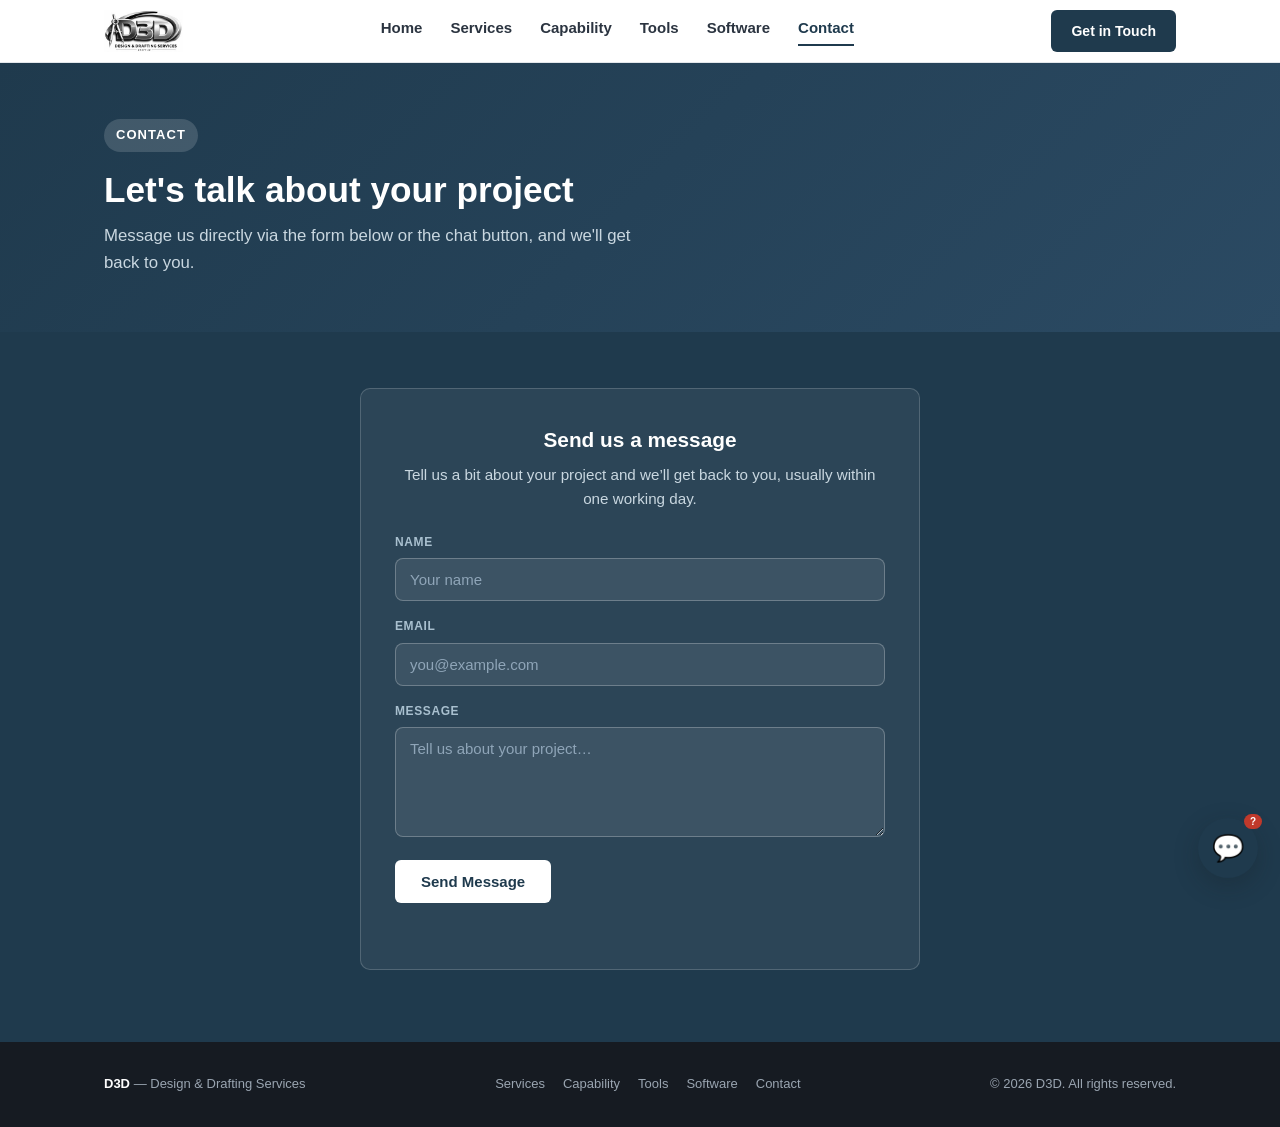
<file: contact.html>
<!DOCTYPE html>
<html lang="en">
<head>
<meta charset="UTF-8">
<meta name="viewport" content="width=device-width, initial-scale=1.0">
<title>Contact D3D — Mechanical, Ventilation & Plumbing Design | Meriden, Warwickshire</title>
<meta name="description" content="Get in touch with D3D for mechanical services, ventilation or plumbing design on your next project — serving Meriden, Warwickshire, Coventry, Solihull, Birmingham and the wider West Midlands, RIBA Stage 2-4.">
<style>
  :root{
    --ink:#161b22; --steel-dark:#2b3440; --steel:#5a6b7d; --steel-light:#8fa1b3;
    --silver:#c9d2da; --paper:#f5f7f9; --white:#ffffff; --accent:#c0392b; --accent-2:#1f3a4d;
    --radius:10px; --maxw:1120px;
  }
  *{box-sizing:border-box;margin:0;padding:0;}
  html{scroll-behavior:smooth;}
  body{font-family:'Segoe UI',-apple-system,BlinkMacSystemFont,'Helvetica Neue',Arial,sans-serif;color:var(--ink);background:var(--white);line-height:1.6;}
  img{max-width:100%;display:block;}
  a{color:inherit;}
  .wrap{max-width:var(--maxw);margin:0 auto;padding:0 24px;}

  header.site-nav{position:sticky;top:0;z-index:50;background:rgba(255,255,255,0.96);border-bottom:1px solid #e3e7eb;backdrop-filter:blur(6px);}
  .nav-inner{display:flex;align-items:center;justify-content:space-between;padding:10px 24px;max-width:var(--maxw);margin:0 auto;}
  .nav-logo{display:flex;align-items:center;gap:10px;}
  .nav-logo img{height:42px;width:auto;}
  nav.links{display:flex;gap:28px;font-size:15px;font-weight:600;}
  nav.links a{text-decoration:none;color:var(--steel-dark);transition:color .15s;padding-bottom:4px;border-bottom:2px solid transparent;}
  nav.links a:hover{color:var(--accent-2);}
  nav.links a.active{color:var(--accent-2);border-bottom-color:var(--accent-2);}
  .nav-cta{background:var(--accent-2);color:#fff;padding:10px 20px;border-radius:6px;font-weight:600;font-size:14px;text-decoration:none;white-space:nowrap;}

  .hero{background:linear-gradient(180deg,#eef1f4 0%,#f5f7f9 60%,#ffffff 100%);padding:64px 0 60px;border-bottom:1px solid #e3e7eb;}
  .hero-inner{max-width:var(--maxw);margin:0 auto;padding:0 24px;display:grid;grid-template-columns:1.1fr 0.9fr;gap:48px;align-items:center;}
  .eyebrow{display:inline-block;font-size:13px;font-weight:700;letter-spacing:.08em;text-transform:uppercase;color:var(--accent-2);background:#e4ecf1;padding:6px 12px;border-radius:20px;margin-bottom:18px;}
  h1{font-size:2.6rem;line-height:1.15;color:var(--ink);margin-bottom:18px;font-weight:800;}
  h1 span{color:var(--accent-2);}
  .hero p.lead{font-size:1.15rem;color:var(--steel);max-width:52ch;margin-bottom:28px;}
  .hero-ctas{display:flex;gap:14px;flex-wrap:wrap;}
  .btn{display:inline-block;padding:13px 26px;border-radius:6px;font-weight:700;text-decoration:none;font-size:15px;transition:transform .15s, box-shadow .15s;border:none;cursor:pointer;}
  .btn-primary{background:var(--accent-2);color:#fff;}
  .btn-primary:hover{transform:translateY(-2px);box-shadow:0 6px 16px rgba(31,58,77,.28);}
  .btn-secondary{background:#fff;color:var(--accent-2);border:1.5px solid var(--accent-2);}
  .btn-secondary:hover{transform:translateY(-2px);}
  .hero-logo-card{background:#fff;border-radius:var(--radius);padding:28px;box-shadow:0 12px 40px rgba(22,27,34,.10);border:1px solid #e9ecef;text-align:center;}
  .hero-logo-card img{width:100%;height:auto;}
  .hero-logo-card .tagline{margin-top:14px;font-size:13px;letter-spacing:.06em;color:var(--steel);text-transform:uppercase;font-weight:700;}

  .page-hero{background:linear-gradient(135deg,#1f3a4d,#2b4a63);color:#fff;padding:56px 0;}
  .page-hero .eyebrow{background:rgba(255,255,255,.15);color:#fff;}
  .page-hero h1{color:#fff;font-size:2.2rem;margin-bottom:12px;}
  .page-hero p{color:#c9d7e0;font-size:1.05rem;max-width:60ch;}

  .stage-strip{background:var(--accent-2);color:#fff;padding:18px 0;}
  .stage-strip .wrap{display:flex;align-items:center;justify-content:center;gap:10px;flex-wrap:wrap;font-size:14px;font-weight:600;text-align:center;}
  .stage-strip .stage-pill{background:rgba(255,255,255,.12);padding:6px 14px;border-radius:20px;}
  .stage-strip .arrow{opacity:.55;}

  section{padding:72px 0;}
  .section-head{max-width:640px;margin:0 auto 44px;text-align:center;}
  .section-head .eyebrow{margin-bottom:14px;}
  .section-head h2{font-size:2rem;color:var(--ink);margin-bottom:14px;font-weight:800;}
  .section-head p{color:var(--steel);font-size:1.05rem;}

  .services{background:var(--paper);}
  .cards{display:grid;grid-template-columns:repeat(3,1fr);gap:22px;}
  .card{background:#fff;border:1px solid #e6e9ec;border-radius:var(--radius);padding:26px 24px;transition:box-shadow .15s, transform .15s;}
  .card:hover{box-shadow:0 10px 30px rgba(22,27,34,.08);transform:translateY(-3px);}
  .card .num{display:inline-flex;align-items:center;justify-content:center;width:34px;height:34px;border-radius:8px;background:#e4ecf1;color:var(--accent-2);font-weight:800;font-size:14px;margin-bottom:14px;}
  .card h3{font-size:1.08rem;margin-bottom:8px;color:var(--ink);}
  .card p{font-size:.95rem;color:var(--steel);}

  .workflow{background:#fff;}
  .workflow-grid{display:grid;grid-template-columns:repeat(5,1fr);gap:16px;margin-bottom:56px;}
  .step{position:relative;padding:22px 16px;background:var(--paper);border-radius:var(--radius);border:1px solid #e6e9ec;}
  .step .step-no{font-size:12px;font-weight:800;color:#fff;background:var(--accent-2);width:26px;height:26px;border-radius:50%;display:flex;align-items:center;justify-content:center;margin-bottom:12px;}
  .step h4{font-size:.95rem;margin-bottom:6px;color:var(--ink);}
  .step p{font-size:.85rem;color:var(--steel);}

  .apps{display:grid;grid-template-columns:1fr 1fr;gap:24px;}
  .app-card{border-radius:var(--radius);padding:30px;color:#fff;}
  .app-card.primary{background:linear-gradient(135deg,#1f3a4d,#2b4a63);}
  .app-card.secondary{background:linear-gradient(135deg,#2b3440,#3d4a5a);}
  .app-card .app-tag{display:inline-block;font-size:11px;font-weight:700;letter-spacing:.08em;text-transform:uppercase;background:rgba(255,255,255,.15);padding:5px 10px;border-radius:14px;margin-bottom:14px;}
  .app-card h3{font-size:1.3rem;margin-bottom:10px;}
  .app-card p{font-size:.95rem;color:#dbe3ea;margin-bottom:16px;}
  .app-card ul{list-style:none;font-size:.88rem;color:#dbe3ea;}
  .app-card ul li{padding-left:20px;position:relative;margin-bottom:7px;}
  .app-card ul li::before{content:"\2713";position:absolute;left:0;color:#8fd0b0;font-weight:800;}

  .why{background:var(--paper);}
  .why-grid{display:grid;grid-template-columns:repeat(4,1fr);gap:24px;text-align:center;}
  .why-grid .stat h3{font-size:2.1rem;color:var(--accent-2);font-weight:800;margin-bottom:6px;}
  .why-grid .stat p{font-size:.9rem;color:var(--steel);}

  .teaser-grid{display:grid;grid-template-columns:repeat(3,1fr);gap:22px;}
  .teaser-card{background:#fff;border:1px solid #e6e9ec;border-radius:var(--radius);padding:28px 24px;display:flex;flex-direction:column;}
  .teaser-card h3{font-size:1.15rem;margin-bottom:10px;color:var(--ink);}
  .teaser-card p{font-size:.95rem;color:var(--steel);margin-bottom:18px;flex:1;}
  .teaser-card a{font-size:.9rem;font-weight:700;color:var(--accent-2);text-decoration:none;}
  .teaser-card a:hover{text-decoration:underline;}

  .contact{background:var(--accent-2);color:#fff;}
  .contact .section-head h2{color:#fff;}
  .contact .section-head p{color:#c9d7e0;}
  .contact-card{max-width:560px;margin:0 auto;background:rgba(255,255,255,.06);border:1px solid rgba(255,255,255,.18);border-radius:var(--radius);padding:34px;text-align:center;}
  .placeholder-badge{display:inline-block;background:#c0392b;color:#fff;font-size:11px;font-weight:800;letter-spacing:.06em;text-transform:uppercase;padding:5px 12px;border-radius:14px;margin-bottom:18px;}
  .notice-box{background:#FBF0DD;border:1px solid #E8CE9A;color:#6B5011;font-size:.92rem;line-height:1.6;padding:16px 20px;border-radius:10px;max-width:760px;margin:0 auto 40px;}
  .tools-cta{max-width:760px;margin:0 auto;text-align:center;background:var(--paper);border:1px solid #e6e9ec;border-radius:var(--radius);padding:40px;}
  .tools-cta h3{font-size:1.3rem;margin-bottom:10px;}
  .tools-cta p{color:var(--steel);margin-bottom:22px;}
  .contact-rows{display:flex;flex-direction:column;gap:14px;margin:20px 0 26px;text-align:left;}
  .contact-row{display:flex;gap:12px;align-items:flex-start;background:rgba(255,255,255,.05);padding:14px 16px;border-radius:8px;}
  .contact-row .icon{font-size:18px;}
  .contact-row .label{font-size:12px;text-transform:uppercase;letter-spacing:.05em;color:#a9c0cf;font-weight:700;}
  .contact-row .val{font-size:15px;font-weight:600;}
  .contact .btn-primary{background:#fff;color:var(--accent-2);}
  .contact .btn-primary:hover{box-shadow:0 6px 16px rgba(0,0,0,.25);}
  .contact-form{display:flex;flex-direction:column;gap:16px;text-align:left;margin-top:6px;}
  .form-field label{display:block;font-size:12px;text-transform:uppercase;letter-spacing:.05em;color:#a9c0cf;font-weight:700;margin-bottom:6px;}
  .form-field input,.form-field textarea{width:100%;padding:12px 14px;border-radius:8px;border:1px solid rgba(255,255,255,.25);background:rgba(255,255,255,.08);color:#fff;font-family:inherit;font-size:15px;}
  .form-field input::placeholder,.form-field textarea::placeholder{color:#8fa5b8;}
  .form-field input:focus,.form-field textarea:focus{outline:none;border-color:#fff;background:rgba(255,255,255,.14);}
  .form-field textarea{resize:vertical;min-height:110px;}
  .contact-form .btn{align-self:flex-start;}
  .contact-form .btn:disabled{opacity:.6;cursor:not-allowed;transform:none !important;box-shadow:none !important;}
  .form-status{font-size:14px;font-weight:600;min-height:20px;margin-top:-4px;}
  .form-status.success{color:#8fe3a8;}
  .form-status.error{color:#ff9d8a;}
  .honeypot{position:absolute;left:-9999px;opacity:0;}
  .contact-cta-banner{background:var(--paper);}
  .contact-cta-banner .cta-box{max-width:760px;margin:0 auto;text-align:center;background:#fff;border:1px solid #e6e9ec;border-radius:var(--radius);padding:40px;}
  .contact-cta-banner h2{font-size:1.6rem;margin-bottom:12px;}
  .contact-cta-banner p{color:var(--steel);margin-bottom:22px;}

  footer{background:var(--ink);color:#9aa5b1;padding:32px 0;font-size:13px;}
  .footer-inner{display:flex;justify-content:space-between;align-items:center;flex-wrap:wrap;gap:12px;}
  .footer-inner .brand{color:#fff;font-weight:700;}
  .footer-links{display:flex;gap:18px;}
  .footer-links a{text-decoration:none;color:#9aa5b1;}
  .footer-links a:hover{color:#fff;}

  #d3d-chat-launcher{position:fixed;bottom:22px;right:22px;z-index:200;width:60px;height:60px;border-radius:50%;background:var(--accent-2);color:#fff;border:none;cursor:pointer;box-shadow:0 8px 24px rgba(22,27,34,.28);font-size:26px;display:flex;align-items:center;justify-content:center;transition:transform .15s;}
  #d3d-chat-launcher:hover{transform:scale(1.06);}
  #d3d-chat-launcher .close-ic{display:none;}
  #d3d-chat-launcher.open .chat-ic{display:none;}
  #d3d-chat-launcher.open .close-ic{display:block;}
  #d3d-chat-badge{position:absolute;top:-4px;right:-4px;background:var(--accent);color:#fff;font-size:10px;font-weight:800;border-radius:10px;padding:2px 6px;}
  #d3d-chat-panel{position:fixed;bottom:94px;right:22px;z-index:200;width:340px;max-width:calc(100vw - 32px);background:#fff;border-radius:14px;overflow:hidden;box-shadow:0 20px 60px rgba(22,27,34,.30);border:1px solid #e3e7eb;display:none;flex-direction:column;height:500px;max-height:calc(100vh - 140px);}
  #d3d-chat-panel.open{display:flex;}
  .chat-head{background:var(--accent-2);color:#fff;padding:16px 18px;display:flex;align-items:center;gap:10px;flex-shrink:0;}
  .chat-head .dot{width:9px;height:9px;border-radius:50%;background:#4ade80;flex-shrink:0;}
  .chat-head .titles{line-height:1.25;}
  .chat-head .titles .t1{font-weight:800;font-size:14px;}
  .chat-head .titles .t2{font-size:11px;color:#c9d7e0;}
  .chat-body{flex:1;overflow-y:auto;padding:16px;background:var(--paper);display:flex;flex-direction:column;gap:10px;}
  .chat-msg{max-width:85%;padding:10px 13px;border-radius:12px;font-size:13.5px;line-height:1.45;}
  .chat-msg.bot{background:#fff;border:1px solid #e3e7eb;color:var(--ink);align-self:flex-start;border-bottom-left-radius:3px;}
  .chat-msg.user{background:var(--accent-2);color:#fff;align-self:flex-end;border-bottom-right-radius:3px;}
  .chat-quick{display:flex;flex-wrap:wrap;gap:7px;align-self:flex-start;max-width:100%;}
  .chat-quick button{background:#fff;border:1.3px solid var(--accent-2);color:var(--accent-2);font-size:12px;font-weight:700;padding:7px 11px;border-radius:16px;cursor:pointer;transition:background .15s, color .15s;}
  .chat-quick button:hover{background:var(--accent-2);color:#fff;}
  .chat-live-cta{border-top:1px solid #e3e7eb;padding:10px 14px;background:#fff;flex-shrink:0;}
  .chat-live-cta button{width:100%;background:#c0392b;color:#fff;border:none;border-radius:20px;padding:10px;font-weight:700;font-size:13px;cursor:pointer;}
  .chat-live-cta button:hover{background:#a73226;}
  .chat-foot{border-top:1px solid #e3e7eb;padding:10px;display:flex;gap:8px;background:#fff;flex-shrink:0;}
  .chat-foot input{flex:1;border:1px solid #dde2e6;border-radius:20px;padding:9px 14px;font-size:13px;outline:none;}
  .chat-foot input:focus{border-color:var(--accent-2);}
  .chat-foot button{background:var(--accent-2);color:#fff;border:none;border-radius:20px;padding:0 16px;font-weight:700;font-size:13px;cursor:pointer;}
  .chat-disclaimer{font-size:10px;color:var(--steel);text-align:center;padding:6px 10px 0;background:#fff;}

  @media(max-width:900px){
    .hero-inner{grid-template-columns:1fr;}
    .hero-logo-card{order:-1;max-width:420px;margin:0 auto;}
    .cards{grid-template-columns:1fr 1fr;}
    .workflow-grid{grid-template-columns:repeat(2,1fr);}
    .apps{grid-template-columns:1fr;}
    .why-grid{grid-template-columns:1fr 1fr;}
    .teaser-grid{grid-template-columns:1fr;}
    nav.links{display:none;}
  }
  @media(max-width:560px){
    h1{font-size:2rem;}
    .cards{grid-template-columns:1fr;}
    .workflow-grid{grid-template-columns:1fr;}
    .why-grid{grid-template-columns:1fr 1fr;}
    .nav-cta{display:none;}
    #d3d-chat-panel{right:16px;left:16px;width:auto;bottom:88px;}
    #d3d-chat-launcher{right:16px;bottom:16px;}
  }
</style>
<script type="application/ld+json">
{
  "@context": "https://schema.org",
  "@type": "ProfessionalService",
  "name": "D3D Design & Drafting Services",
  "description": "Mechanical, ventilation and plumbing (MEP) building services design and drafting.",
  "areaServed": [
    {"@type": "City", "name": "Meriden"},
    {"@type": "AdministrativeArea", "name": "Warwickshire"},
    {"@type": "City", "name": "Coventry"},
    {"@type": "City", "name": "Solihull"},
    {"@type": "City", "name": "Birmingham"},
    {"@type": "AdministrativeArea", "name": "West Midlands"}
  ],
  "knowsAbout": ["Mechanical services design", "Ventilation design", "Plumbing design", "Building services drafting"]
}
</script>
</head>
<body>

<header class="site-nav">
  <div class="nav-inner">
    <a href="index.html" class="nav-logo">
      <img src="[data-uri]" alt="D3D Design & Drafting Services logo">
    </a>
    <nav class="links">
      <a href="index.html">Home</a><a href="services.html">Services</a><a href="capability.html">Capability</a><a href="tools.html">Tools</a><a href="software.html">Software</a><a href="contact.html" class="active">Contact</a>
    </nav>
    <a href="contact.html" class="nav-cta">Get in Touch</a>
  </div>
</header>


<section class="page-hero">
  <div class="wrap">
    <span class="eyebrow">Contact</span>
    <h1>Let's talk about your project</h1>
    <p>Message us directly via the form below or the chat button, and we'll get back to you.</p>
  </div>
</section>


<section class="contact" id="contact" style="padding-top:56px;">
  <div class="wrap">
    <div class="contact-card">
      <h3 style="font-size:1.3rem;margin-bottom:6px;">Send us a message</h3>
      <p style="color:#c9d7e0;font-size:.95rem;margin-bottom:22px;">Tell us a bit about your project and we&rsquo;ll get back to you, usually within one working day.</p>
      <form id="d3d-contact-form" class="contact-form">
        <input type="hidden" name="access_key" value="1bf17423-6c28-4ae0-9af1-88fe05306fcb">
        <input type="hidden" name="subject" value="New enquiry from the D3D website">
        <input type="hidden" name="from_name" value="D3D Website Contact Form">
        <input type="checkbox" name="botcheck" class="honeypot" tabindex="-1" autocomplete="off">
        <div class="form-field">
          <label for="d3d-name">Name</label>
          <input type="text" id="d3d-name" name="name" placeholder="Your name" required>
        </div>
        <div class="form-field">
          <label for="d3d-email">Email</label>
          <input type="email" id="d3d-email" name="email" placeholder="you@example.com" required>
        </div>
        <div class="form-field">
          <label for="d3d-message">Message</label>
          <textarea id="d3d-message" name="message" placeholder="Tell us about your project&hellip;" required></textarea>
        </div>
        <button type="submit" class="btn btn-primary" id="d3d-form-submit">Send Message</button>
        <div class="form-status" id="d3d-form-status" role="status" aria-live="polite"></div>
      </form>
    </div>
  </div>
</section>

<script>
(function(){
  var form = document.getElementById('d3d-contact-form');
  if(!form) return;
  var status = document.getElementById('d3d-form-status');
  var btn = document.getElementById('d3d-form-submit');
  form.addEventListener('submit', function(e){
    e.preventDefault();
    btn.disabled = true;
    btn.textContent = 'Sending...';
    status.className = 'form-status';
    status.textContent = '';
    var formData = new FormData(form);
    var payload = Object.fromEntries(formData.entries());
    fetch('https://api.web3forms.com/submit', {
      method: 'POST',
      headers: {'Content-Type': 'application/json', 'Accept': 'application/json'},
      body: JSON.stringify(payload)
    }).then(function(res){ return res.json(); }).then(function(data){
      if (data.success) {
        status.className = 'form-status success';
        status.textContent = "Thanks \u2014 your message is on its way. We'll be in touch soon.";
        form.reset();
      } else {
        status.className = 'form-status error';
        status.textContent = 'Something went wrong sending that. Please try again, or email us directly.';
      }
      btn.disabled = false;
      btn.textContent = 'Send Message';
    }).catch(function(){
      status.className = 'form-status error';
      status.textContent = 'Something went wrong sending that. Please try again, or email us directly.';
      btn.disabled = false;
      btn.textContent = 'Send Message';
    });
  });
})();
</script>


<footer>
  <div class="wrap footer-inner">
    <div><span class="brand">D3D</span> &mdash; Design &amp; Drafting Services</div>
    <div class="footer-links">
      <a href="services.html">Services</a>
      <a href="capability.html">Capability</a>
      <a href="tools.html">Tools</a>
      <a href="software.html">Software</a>
      <a href="contact.html">Contact</a>
    </div>
    <div>&copy; <span class="year"></span> D3D. All rights reserved.</div>
  </div>
</footer>


<button id="d3d-chat-launcher" aria-label="Open chat">
  <span class="chat-ic">💬</span>
  <span class="close-ic">✕</span>
  <span id="d3d-chat-badge">?</span>
</button>

<div id="d3d-chat-panel">
  <div class="chat-head">
    <span class="dot"></span>
    <div class="titles">
      <div class="t1">D3D Assistant</div>
      <div class="t2">Quick answers, or message us directly</div>
    </div>
  </div>
  <div class="chat-body" id="d3d-chat-body"></div>
  <div class="chat-live-cta">
    <button id="d3d-live-chat-btn">💬 Talk to a real person</button>
  </div>
  <div class="chat-foot">
    <input type="text" id="d3d-chat-input" placeholder="Ask a question&hellip;" autocomplete="off">
    <button id="d3d-chat-send">Send</button>
  </div>
  <div class="chat-disclaimer">Quick-answers are automated. "Talk to a real person" reaches us directly.</div>
</div>

<!--Start of Tawk.to Script-->
<script type="text/javascript">
var Tawk_API=Tawk_API||{}, Tawk_LoadStart=new Date();
Tawk_API.onLoad = function(){
  // Our own chat launcher already sits bottom-right; keep Tawk's default
  // bubble hidden and only bring it up via the "Talk to a real person" button.
  if (typeof Tawk_API.hideWidget === 'function') { Tawk_API.hideWidget(); }
};
(function(){
var s1=document.createElement("script"),s0=document.getElementsByTagName("script")[0];
s1.async=true;
s1.src='https://embed.tawk.to/6a6e763c055f021d4ace18f9/default';
s1.charset='UTF-8';
s1.setAttribute('crossorigin','*');
s0.parentNode.insertBefore(s1,s0);
})();
</script>
<!--End of Tawk.to Script-->

<script>
(function(){
  var y = document.querySelectorAll('.year');
  for (var i=0;i<y.length;i++){ y[i].textContent = new Date().getFullYear(); }

  var KB = [
    { topic: "Services", keys: ["service","offer","what do you do","scope"],
      a: "We cover the full building services / MEP scope: heating & cooling (LTHW/CHW), ventilation & air systems, water services, above ground drainage, electrical load & distribution, and coordinated drawings, schedules & BOM." },
    { topic: "Design process", keys: ["process","how do you work","workflow","pdf","architect"],
      a: "We take a project from an architect's PDF or DWG straight into our own software: import & calibrate, populate & link, auto-size, schedule & take-off, then export & issue — all from one live model, so drawings and schedules always match." },
    { topic: "Our software", keys: ["software","app","platform","dynamic design","design platform","tool"],
      a: "We build our own tools: MEP Design Platform (our production design engine — sizing, drawing markup, schedules & BOM) and MEP Dynamic Design (hour-by-hour dynamic thermal simulation using real weather data)." },
    { topic: "Estimating support", keys: ["estimat","cost","budget","quantity","quantities","qs","procurement","price"],
      a: "Because schedules and BOM come straight off the coordinated model, your estimating team can get reliable quantities early — often from Stage 2/3 concept coordination — for faster, more accurate budget pricing, with fewer re-measures." },
    { topic: "RIBA stages", keys: ["stage","riba"],
      a: "We cover RIBA Stage 2 (Concept Design) through Stage 4 (Technical Design). Final installation-level detail — exact fittings and full trade coordination — typically sits with the appointed contractor's detailed design at construction stage." },
    { topic: "Free tools", keys: ["tool","calculator","calc","free"],
      a: "We've put a free MEP Quick Calcs tool on the site — cold water storage, hot water storage, pipe/duct sizing and condensation checks. Check the Tools page in the menu. Indicative figures only, not a substitute for a full design check." },
  ];
  var FALLBACK = "I don't have a set answer for that yet — tap “Talk to a real person” below and we'll get back to you directly.";

  var launcher = document.getElementById('d3d-chat-launcher');
  var panel = document.getElementById('d3d-chat-panel');
  var body = document.getElementById('d3d-chat-body');
  var input = document.getElementById('d3d-chat-input');
  var sendBtn = document.getElementById('d3d-chat-send');
  var badge = document.getElementById('d3d-chat-badge');
  var liveBtn = document.getElementById('d3d-live-chat-btn');
  var opened = false;

  function addMsg(text, sender){
    var div = document.createElement('div');
    div.className = 'chat-msg ' + sender;
    div.textContent = text;
    body.appendChild(div);
    body.scrollTop = body.scrollHeight;
  }

  function showQuickReplies(){
    var wrap = document.createElement('div');
    wrap.className = 'chat-quick';
    KB.forEach(function(item){
      var btn = document.createElement('button');
      btn.textContent = item.topic;
      btn.addEventListener('click', function(){ handleTopic(item); });
      wrap.appendChild(btn);
    });
    body.appendChild(wrap);
    body.scrollTop = body.scrollHeight;
  }

  function handleTopic(item){
    addMsg(item.topic, 'user');
    setTimeout(function(){ addMsg(item.a, 'bot'); showQuickReplies(); }, 250);
  }

  function handleFreeText(text){
    var lower = text.toLowerCase();
    var match = null;
    for (var i=0;i<KB.length;i++){
      for (var j=0;j<KB[i].keys.length;j++){
        if (lower.indexOf(KB[i].keys[j]) !== -1){ match = KB[i]; break; }
      }
      if (match) break;
    }
    setTimeout(function(){ addMsg(match ? match.a : FALLBACK, 'bot'); showQuickReplies(); }, 250);
  }

  function toggle(){
    opened = !opened;
    panel.classList.toggle('open', opened);
    launcher.classList.toggle('open', opened);
    if (opened) {
      badge.style.display = 'none';
      if (!body.dataset.greeted) {
        addMsg("Hi! I'm the D3D assistant. Ask me a quick question, or tap \u201cTalk to a real person\u201d to message the team directly.", 'bot');
        showQuickReplies();
        body.dataset.greeted = '1';
      }
    }
  }

  launcher.addEventListener('click', toggle);

  sendBtn.addEventListener('click', function(){
    var val = input.value.trim();
    if (!val) return;
    addMsg(val, 'user');
    input.value = '';
    handleFreeText(val);
  });
  input.addEventListener('keydown', function(e){ if (e.key === 'Enter') sendBtn.click(); });

  liveBtn.addEventListener('click', function(){
    if (window.Tawk_API && typeof window.Tawk_API.maximize === 'function') {
      if (typeof window.Tawk_API.showWidget === 'function') { window.Tawk_API.showWidget(); }
      window.Tawk_API.maximize();
    } else {
      window.location.href = 'contact.html';
    }
  });
})();
</script>

</body>
</html>
</file>
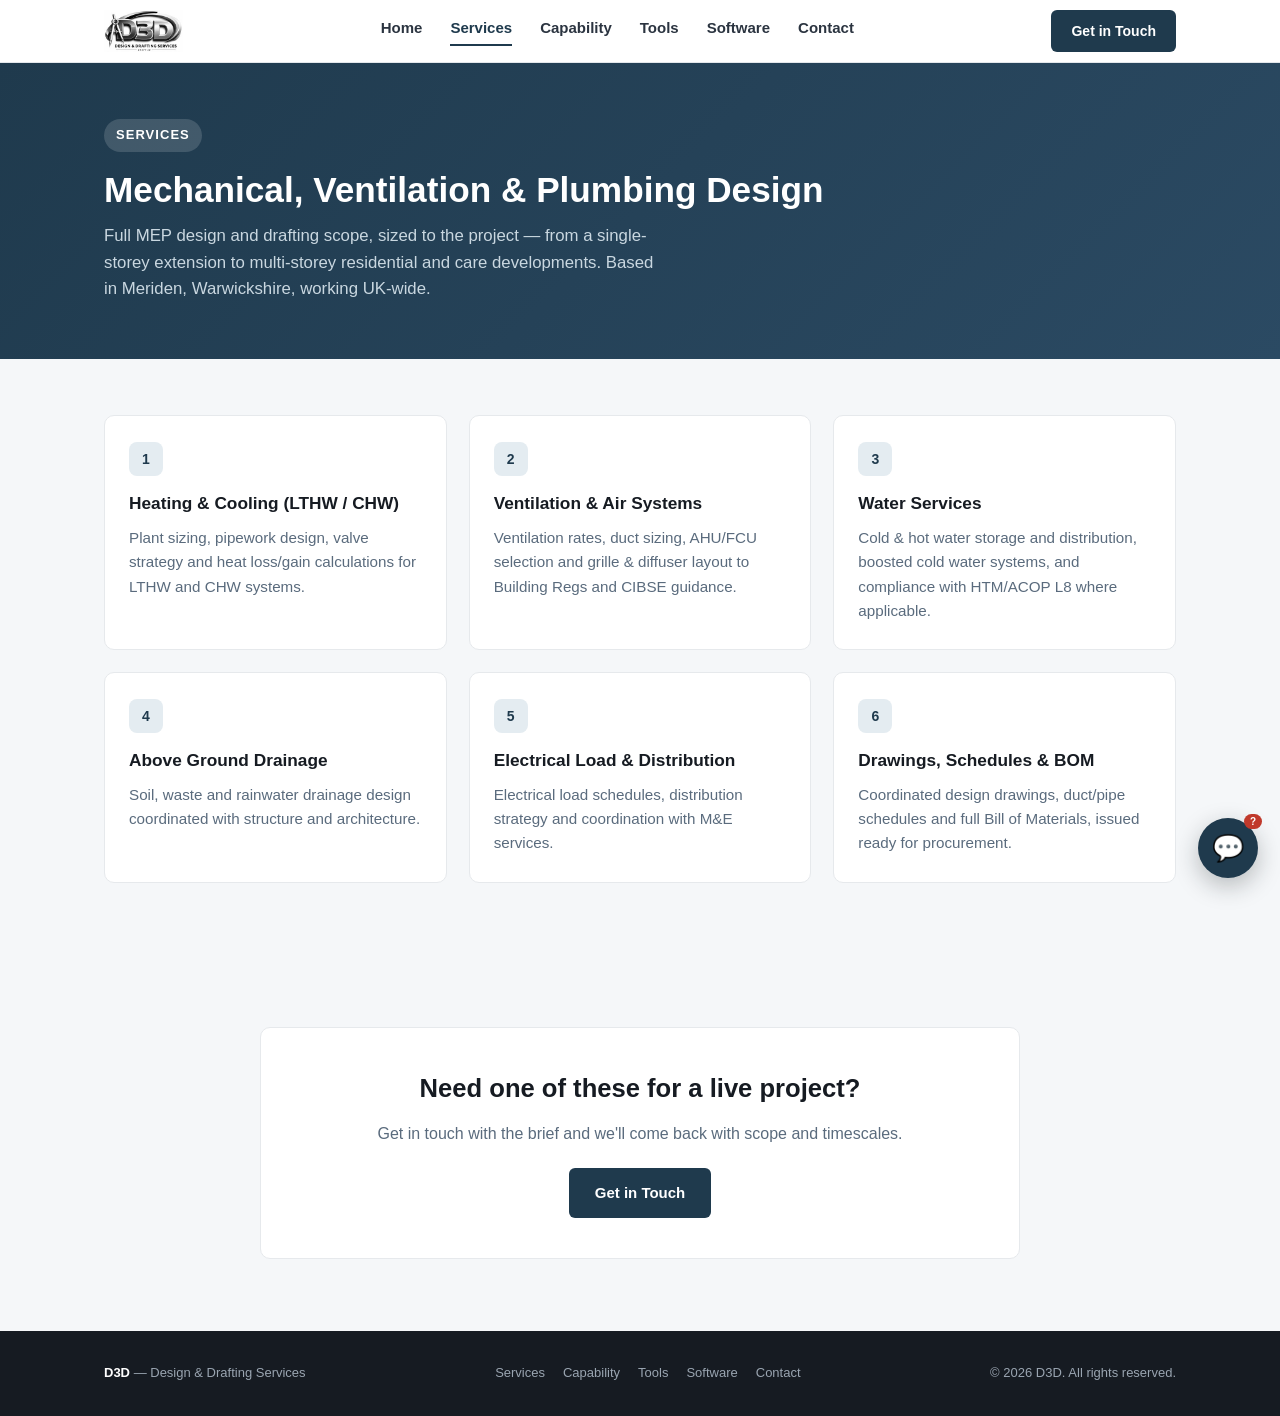
<file: services.html>
<!DOCTYPE html>
<html lang="en">
<head>
<meta charset="UTF-8">
<meta name="viewport" content="width=device-width, initial-scale=1.0">
<title>Mechanical, Ventilation & Plumbing Design Services | Warwickshire | D3D</title>
<meta name="description" content="Full building services design scope for clients across Warwickshire and the West Midlands: mechanical (LTHW/CHW) heating & cooling, ventilation & air systems, plumbing & water services, drainage, electrical loads, drawings, schedules and BOM.">
<style>
  :root{
    --ink:#161b22; --steel-dark:#2b3440; --steel:#5a6b7d; --steel-light:#8fa1b3;
    --silver:#c9d2da; --paper:#f5f7f9; --white:#ffffff; --accent:#c0392b; --accent-2:#1f3a4d;
    --radius:10px; --maxw:1120px;
  }
  *{box-sizing:border-box;margin:0;padding:0;}
  html{scroll-behavior:smooth;}
  body{font-family:'Segoe UI',-apple-system,BlinkMacSystemFont,'Helvetica Neue',Arial,sans-serif;color:var(--ink);background:var(--white);line-height:1.6;}
  img{max-width:100%;display:block;}
  a{color:inherit;}
  .wrap{max-width:var(--maxw);margin:0 auto;padding:0 24px;}

  header.site-nav{position:sticky;top:0;z-index:50;background:rgba(255,255,255,0.96);border-bottom:1px solid #e3e7eb;backdrop-filter:blur(6px);}
  .nav-inner{display:flex;align-items:center;justify-content:space-between;padding:10px 24px;max-width:var(--maxw);margin:0 auto;}
  .nav-logo{display:flex;align-items:center;gap:10px;}
  .nav-logo img{height:42px;width:auto;}
  nav.links{display:flex;gap:28px;font-size:15px;font-weight:600;}
  nav.links a{text-decoration:none;color:var(--steel-dark);transition:color .15s;padding-bottom:4px;border-bottom:2px solid transparent;}
  nav.links a:hover{color:var(--accent-2);}
  nav.links a.active{color:var(--accent-2);border-bottom-color:var(--accent-2);}
  .nav-cta{background:var(--accent-2);color:#fff;padding:10px 20px;border-radius:6px;font-weight:600;font-size:14px;text-decoration:none;white-space:nowrap;}

  .hero{background:linear-gradient(180deg,#eef1f4 0%,#f5f7f9 60%,#ffffff 100%);padding:64px 0 60px;border-bottom:1px solid #e3e7eb;}
  .hero-inner{max-width:var(--maxw);margin:0 auto;padding:0 24px;display:grid;grid-template-columns:1.1fr 0.9fr;gap:48px;align-items:center;}
  .eyebrow{display:inline-block;font-size:13px;font-weight:700;letter-spacing:.08em;text-transform:uppercase;color:var(--accent-2);background:#e4ecf1;padding:6px 12px;border-radius:20px;margin-bottom:18px;}
  h1{font-size:2.6rem;line-height:1.15;color:var(--ink);margin-bottom:18px;font-weight:800;}
  h1 span{color:var(--accent-2);}
  .hero p.lead{font-size:1.15rem;color:var(--steel);max-width:52ch;margin-bottom:28px;}
  .hero-ctas{display:flex;gap:14px;flex-wrap:wrap;}
  .btn{display:inline-block;padding:13px 26px;border-radius:6px;font-weight:700;text-decoration:none;font-size:15px;transition:transform .15s, box-shadow .15s;border:none;cursor:pointer;}
  .btn-primary{background:var(--accent-2);color:#fff;}
  .btn-primary:hover{transform:translateY(-2px);box-shadow:0 6px 16px rgba(31,58,77,.28);}
  .btn-secondary{background:#fff;color:var(--accent-2);border:1.5px solid var(--accent-2);}
  .btn-secondary:hover{transform:translateY(-2px);}
  .hero-logo-card{background:#fff;border-radius:var(--radius);padding:28px;box-shadow:0 12px 40px rgba(22,27,34,.10);border:1px solid #e9ecef;text-align:center;}
  .hero-logo-card img{width:100%;height:auto;}
  .hero-logo-card .tagline{margin-top:14px;font-size:13px;letter-spacing:.06em;color:var(--steel);text-transform:uppercase;font-weight:700;}

  .page-hero{background:linear-gradient(135deg,#1f3a4d,#2b4a63);color:#fff;padding:56px 0;}
  .page-hero .eyebrow{background:rgba(255,255,255,.15);color:#fff;}
  .page-hero h1{color:#fff;font-size:2.2rem;margin-bottom:12px;}
  .page-hero p{color:#c9d7e0;font-size:1.05rem;max-width:60ch;}

  .stage-strip{background:var(--accent-2);color:#fff;padding:18px 0;}
  .stage-strip .wrap{display:flex;align-items:center;justify-content:center;gap:10px;flex-wrap:wrap;font-size:14px;font-weight:600;text-align:center;}
  .stage-strip .stage-pill{background:rgba(255,255,255,.12);padding:6px 14px;border-radius:20px;}
  .stage-strip .arrow{opacity:.55;}

  section{padding:72px 0;}
  .section-head{max-width:640px;margin:0 auto 44px;text-align:center;}
  .section-head .eyebrow{margin-bottom:14px;}
  .section-head h2{font-size:2rem;color:var(--ink);margin-bottom:14px;font-weight:800;}
  .section-head p{color:var(--steel);font-size:1.05rem;}

  .services{background:var(--paper);}
  .cards{display:grid;grid-template-columns:repeat(3,1fr);gap:22px;}
  .card{background:#fff;border:1px solid #e6e9ec;border-radius:var(--radius);padding:26px 24px;transition:box-shadow .15s, transform .15s;}
  .card:hover{box-shadow:0 10px 30px rgba(22,27,34,.08);transform:translateY(-3px);}
  .card .num{display:inline-flex;align-items:center;justify-content:center;width:34px;height:34px;border-radius:8px;background:#e4ecf1;color:var(--accent-2);font-weight:800;font-size:14px;margin-bottom:14px;}
  .card h3{font-size:1.08rem;margin-bottom:8px;color:var(--ink);}
  .card p{font-size:.95rem;color:var(--steel);}

  .workflow{background:#fff;}
  .workflow-grid{display:grid;grid-template-columns:repeat(5,1fr);gap:16px;margin-bottom:56px;}
  .step{position:relative;padding:22px 16px;background:var(--paper);border-radius:var(--radius);border:1px solid #e6e9ec;}
  .step .step-no{font-size:12px;font-weight:800;color:#fff;background:var(--accent-2);width:26px;height:26px;border-radius:50%;display:flex;align-items:center;justify-content:center;margin-bottom:12px;}
  .step h4{font-size:.95rem;margin-bottom:6px;color:var(--ink);}
  .step p{font-size:.85rem;color:var(--steel);}

  .apps{display:grid;grid-template-columns:1fr 1fr;gap:24px;}
  .app-card{border-radius:var(--radius);padding:30px;color:#fff;}
  .app-card.primary{background:linear-gradient(135deg,#1f3a4d,#2b4a63);}
  .app-card.secondary{background:linear-gradient(135deg,#2b3440,#3d4a5a);}
  .app-card .app-tag{display:inline-block;font-size:11px;font-weight:700;letter-spacing:.08em;text-transform:uppercase;background:rgba(255,255,255,.15);padding:5px 10px;border-radius:14px;margin-bottom:14px;}
  .app-card h3{font-size:1.3rem;margin-bottom:10px;}
  .app-card p{font-size:.95rem;color:#dbe3ea;margin-bottom:16px;}
  .app-card ul{list-style:none;font-size:.88rem;color:#dbe3ea;}
  .app-card ul li{padding-left:20px;position:relative;margin-bottom:7px;}
  .app-card ul li::before{content:"\2713";position:absolute;left:0;color:#8fd0b0;font-weight:800;}

  .why{background:var(--paper);}
  .why-grid{display:grid;grid-template-columns:repeat(4,1fr);gap:24px;text-align:center;}
  .why-grid .stat h3{font-size:2.1rem;color:var(--accent-2);font-weight:800;margin-bottom:6px;}
  .why-grid .stat p{font-size:.9rem;color:var(--steel);}

  .teaser-grid{display:grid;grid-template-columns:repeat(3,1fr);gap:22px;}
  .teaser-card{background:#fff;border:1px solid #e6e9ec;border-radius:var(--radius);padding:28px 24px;display:flex;flex-direction:column;}
  .teaser-card h3{font-size:1.15rem;margin-bottom:10px;color:var(--ink);}
  .teaser-card p{font-size:.95rem;color:var(--steel);margin-bottom:18px;flex:1;}
  .teaser-card a{font-size:.9rem;font-weight:700;color:var(--accent-2);text-decoration:none;}
  .teaser-card a:hover{text-decoration:underline;}

  .contact{background:var(--accent-2);color:#fff;}
  .contact .section-head h2{color:#fff;}
  .contact .section-head p{color:#c9d7e0;}
  .contact-card{max-width:560px;margin:0 auto;background:rgba(255,255,255,.06);border:1px solid rgba(255,255,255,.18);border-radius:var(--radius);padding:34px;text-align:center;}
  .placeholder-badge{display:inline-block;background:#c0392b;color:#fff;font-size:11px;font-weight:800;letter-spacing:.06em;text-transform:uppercase;padding:5px 12px;border-radius:14px;margin-bottom:18px;}
  .notice-box{background:#FBF0DD;border:1px solid #E8CE9A;color:#6B5011;font-size:.92rem;line-height:1.6;padding:16px 20px;border-radius:10px;max-width:760px;margin:0 auto 40px;}
  .tools-cta{max-width:760px;margin:0 auto;text-align:center;background:var(--paper);border:1px solid #e6e9ec;border-radius:var(--radius);padding:40px;}
  .tools-cta h3{font-size:1.3rem;margin-bottom:10px;}
  .tools-cta p{color:var(--steel);margin-bottom:22px;}
  .contact-rows{display:flex;flex-direction:column;gap:14px;margin:20px 0 26px;text-align:left;}
  .contact-row{display:flex;gap:12px;align-items:flex-start;background:rgba(255,255,255,.05);padding:14px 16px;border-radius:8px;}
  .contact-row .icon{font-size:18px;}
  .contact-row .label{font-size:12px;text-transform:uppercase;letter-spacing:.05em;color:#a9c0cf;font-weight:700;}
  .contact-row .val{font-size:15px;font-weight:600;}
  .contact .btn-primary{background:#fff;color:var(--accent-2);}
  .contact .btn-primary:hover{box-shadow:0 6px 16px rgba(0,0,0,.25);}
  .contact-cta-banner{background:var(--paper);}
  .contact-cta-banner .cta-box{max-width:760px;margin:0 auto;text-align:center;background:#fff;border:1px solid #e6e9ec;border-radius:var(--radius);padding:40px;}
  .contact-cta-banner h2{font-size:1.6rem;margin-bottom:12px;}
  .contact-cta-banner p{color:var(--steel);margin-bottom:22px;}

  footer{background:var(--ink);color:#9aa5b1;padding:32px 0;font-size:13px;}
  .footer-inner{display:flex;justify-content:space-between;align-items:center;flex-wrap:wrap;gap:12px;}
  .footer-inner .brand{color:#fff;font-weight:700;}
  .footer-links{display:flex;gap:18px;}
  .footer-links a{text-decoration:none;color:#9aa5b1;}
  .footer-links a:hover{color:#fff;}

  #d3d-chat-launcher{position:fixed;bottom:22px;right:22px;z-index:200;width:60px;height:60px;border-radius:50%;background:var(--accent-2);color:#fff;border:none;cursor:pointer;box-shadow:0 8px 24px rgba(22,27,34,.28);font-size:26px;display:flex;align-items:center;justify-content:center;transition:transform .15s;}
  #d3d-chat-launcher:hover{transform:scale(1.06);}
  #d3d-chat-launcher .close-ic{display:none;}
  #d3d-chat-launcher.open .chat-ic{display:none;}
  #d3d-chat-launcher.open .close-ic{display:block;}
  #d3d-chat-badge{position:absolute;top:-4px;right:-4px;background:var(--accent);color:#fff;font-size:10px;font-weight:800;border-radius:10px;padding:2px 6px;}
  #d3d-chat-panel{position:fixed;bottom:94px;right:22px;z-index:200;width:340px;max-width:calc(100vw - 32px);background:#fff;border-radius:14px;overflow:hidden;box-shadow:0 20px 60px rgba(22,27,34,.30);border:1px solid #e3e7eb;display:none;flex-direction:column;height:500px;max-height:calc(100vh - 140px);}
  #d3d-chat-panel.open{display:flex;}
  .chat-head{background:var(--accent-2);color:#fff;padding:16px 18px;display:flex;align-items:center;gap:10px;flex-shrink:0;}
  .chat-head .dot{width:9px;height:9px;border-radius:50%;background:#4ade80;flex-shrink:0;}
  .chat-head .titles{line-height:1.25;}
  .chat-head .titles .t1{font-weight:800;font-size:14px;}
  .chat-head .titles .t2{font-size:11px;color:#c9d7e0;}
  .chat-body{flex:1;overflow-y:auto;padding:16px;background:var(--paper);display:flex;flex-direction:column;gap:10px;}
  .chat-msg{max-width:85%;padding:10px 13px;border-radius:12px;font-size:13.5px;line-height:1.45;}
  .chat-msg.bot{background:#fff;border:1px solid #e3e7eb;color:var(--ink);align-self:flex-start;border-bottom-left-radius:3px;}
  .chat-msg.user{background:var(--accent-2);color:#fff;align-self:flex-end;border-bottom-right-radius:3px;}
  .chat-quick{display:flex;flex-wrap:wrap;gap:7px;align-self:flex-start;max-width:100%;}
  .chat-quick button{background:#fff;border:1.3px solid var(--accent-2);color:var(--accent-2);font-size:12px;font-weight:700;padding:7px 11px;border-radius:16px;cursor:pointer;transition:background .15s, color .15s;}
  .chat-quick button:hover{background:var(--accent-2);color:#fff;}
  .chat-live-cta{border-top:1px solid #e3e7eb;padding:10px 14px;background:#fff;flex-shrink:0;}
  .chat-live-cta button{width:100%;background:#c0392b;color:#fff;border:none;border-radius:20px;padding:10px;font-weight:700;font-size:13px;cursor:pointer;}
  .chat-live-cta button:hover{background:#a73226;}
  .chat-foot{border-top:1px solid #e3e7eb;padding:10px;display:flex;gap:8px;background:#fff;flex-shrink:0;}
  .chat-foot input{flex:1;border:1px solid #dde2e6;border-radius:20px;padding:9px 14px;font-size:13px;outline:none;}
  .chat-foot input:focus{border-color:var(--accent-2);}
  .chat-foot button{background:var(--accent-2);color:#fff;border:none;border-radius:20px;padding:0 16px;font-weight:700;font-size:13px;cursor:pointer;}
  .chat-disclaimer{font-size:10px;color:var(--steel);text-align:center;padding:6px 10px 0;background:#fff;}

  @media(max-width:900px){
    .hero-inner{grid-template-columns:1fr;}
    .hero-logo-card{order:-1;max-width:420px;margin:0 auto;}
    .cards{grid-template-columns:1fr 1fr;}
    .workflow-grid{grid-template-columns:repeat(2,1fr);}
    .apps{grid-template-columns:1fr;}
    .why-grid{grid-template-columns:1fr 1fr;}
    .teaser-grid{grid-template-columns:1fr;}
    nav.links{display:none;}
  }
  @media(max-width:560px){
    h1{font-size:2rem;}
    .cards{grid-template-columns:1fr;}
    .workflow-grid{grid-template-columns:1fr;}
    .why-grid{grid-template-columns:1fr 1fr;}
    .nav-cta{display:none;}
    #d3d-chat-panel{right:16px;left:16px;width:auto;bottom:88px;}
    #d3d-chat-launcher{right:16px;bottom:16px;}
  }
</style>
<script type="application/ld+json">
{
  "@context": "https://schema.org",
  "@type": "ProfessionalService",
  "name": "D3D Design & Drafting Services",
  "description": "Mechanical, ventilation and plumbing (MEP) building services design and drafting.",
  "areaServed": [
    {"@type": "City", "name": "Meriden"},
    {"@type": "AdministrativeArea", "name": "Warwickshire"},
    {"@type": "City", "name": "Coventry"},
    {"@type": "City", "name": "Solihull"},
    {"@type": "City", "name": "Birmingham"},
    {"@type": "AdministrativeArea", "name": "West Midlands"}
  ],
  "knowsAbout": ["Mechanical services design", "Ventilation design", "Plumbing design", "Building services drafting"]
}
</script>
</head>
<body>

<header class="site-nav">
  <div class="nav-inner">
    <a href="index.html" class="nav-logo">
      <img src="[data-uri]" alt="D3D Design & Drafting Services logo">
    </a>
    <nav class="links">
      <a href="index.html">Home</a><a href="services.html" class="active">Services</a><a href="capability.html">Capability</a><a href="tools.html">Tools</a><a href="software.html">Software</a><a href="contact.html">Contact</a>
    </nav>
    <a href="contact.html" class="nav-cta">Get in Touch</a>
  </div>
</header>


<section class="page-hero">
  <div class="wrap">
    <span class="eyebrow">Services</span>
    <h1>Mechanical, Ventilation & Plumbing Design</h1>
    <p>Full MEP design and drafting scope, sized to the project — from a single-storey extension to multi-storey residential and care developments. Based in Meriden, Warwickshire, working UK-wide.</p>
  </div>
</section>


<section class="services" id="services" style="padding-top:56px;">
  <div class="wrap">
    <div class="cards">
      <div class="card"><div class="num">1</div><h3>Heating &amp; Cooling (LTHW / CHW)</h3><p>Plant sizing, pipework design, valve strategy and heat loss/gain calculations for LTHW and CHW systems.</p></div>
      <div class="card"><div class="num">2</div><h3>Ventilation &amp; Air Systems</h3><p>Ventilation rates, duct sizing, AHU/FCU selection and grille &amp; diffuser layout to Building Regs and CIBSE guidance.</p></div>
      <div class="card"><div class="num">3</div><h3>Water Services</h3><p>Cold &amp; hot water storage and distribution, boosted cold water systems, and compliance with HTM/ACOP L8 where applicable.</p></div>
      <div class="card"><div class="num">4</div><h3>Above Ground Drainage</h3><p>Soil, waste and rainwater drainage design coordinated with structure and architecture.</p></div>
      <div class="card"><div class="num">5</div><h3>Electrical Load &amp; Distribution</h3><p>Electrical load schedules, distribution strategy and coordination with M&amp;E services.</p></div>
      <div class="card"><div class="num">6</div><h3>Drawings, Schedules &amp; BOM</h3><p>Coordinated design drawings, duct/pipe schedules and full Bill of Materials, issued ready for procurement.</p></div>
    </div>
  </div>
</section>

<section class="contact-cta-banner">
  <div class="wrap">
    <div class="cta-box">
      <h2>Need one of these for a live project?</h2>
      <p>Get in touch with the brief and we'll come back with scope and timescales.</p>
      <a href="contact.html" class="btn btn-primary">Get in Touch</a>
    </div>
  </div>
</section>


<footer>
  <div class="wrap footer-inner">
    <div><span class="brand">D3D</span> &mdash; Design &amp; Drafting Services</div>
    <div class="footer-links">
      <a href="services.html">Services</a>
      <a href="capability.html">Capability</a>
      <a href="tools.html">Tools</a>
      <a href="software.html">Software</a>
      <a href="contact.html">Contact</a>
    </div>
    <div>&copy; <span class="year"></span> D3D. All rights reserved.</div>
  </div>
</footer>


<button id="d3d-chat-launcher" aria-label="Open chat">
  <span class="chat-ic">💬</span>
  <span class="close-ic">✕</span>
  <span id="d3d-chat-badge">?</span>
</button>

<div id="d3d-chat-panel">
  <div class="chat-head">
    <span class="dot"></span>
    <div class="titles">
      <div class="t1">D3D Assistant</div>
      <div class="t2">Quick answers, or message us directly</div>
    </div>
  </div>
  <div class="chat-body" id="d3d-chat-body"></div>
  <div class="chat-live-cta">
    <button id="d3d-live-chat-btn">💬 Talk to a real person</button>
  </div>
  <div class="chat-foot">
    <input type="text" id="d3d-chat-input" placeholder="Ask a question&hellip;" autocomplete="off">
    <button id="d3d-chat-send">Send</button>
  </div>
  <div class="chat-disclaimer">Quick-answers are automated. "Talk to a real person" reaches us directly.</div>
</div>

<!--Start of Tawk.to Script-->
<script type="text/javascript">
var Tawk_API=Tawk_API||{}, Tawk_LoadStart=new Date();
Tawk_API.onLoad = function(){
  // Our own chat launcher already sits bottom-right; keep Tawk's default
  // bubble hidden and only bring it up via the "Talk to a real person" button.
  if (typeof Tawk_API.hideWidget === 'function') { Tawk_API.hideWidget(); }
};
(function(){
var s1=document.createElement("script"),s0=document.getElementsByTagName("script")[0];
s1.async=true;
s1.src='https://embed.tawk.to/6a6e763c055f021d4ace18f9/default';
s1.charset='UTF-8';
s1.setAttribute('crossorigin','*');
s0.parentNode.insertBefore(s1,s0);
})();
</script>
<!--End of Tawk.to Script-->

<script>
(function(){
  var y = document.querySelectorAll('.year');
  for (var i=0;i<y.length;i++){ y[i].textContent = new Date().getFullYear(); }

  var KB = [
    { topic: "Services", keys: ["service","offer","what do you do","scope"],
      a: "We cover the full building services / MEP scope: heating & cooling (LTHW/CHW), ventilation & air systems, water services, above ground drainage, electrical load & distribution, and coordinated drawings, schedules & BOM." },
    { topic: "Design process", keys: ["process","how do you work","workflow","pdf","architect"],
      a: "We take a project from an architect's PDF or DWG straight into our own software: import & calibrate, populate & link, auto-size, schedule & take-off, then export & issue — all from one live model, so drawings and schedules always match." },
    { topic: "Our software", keys: ["software","app","platform","dynamic design","design platform","tool"],
      a: "We build our own tools: MEP Design Platform (our production design engine — sizing, drawing markup, schedules & BOM) and MEP Dynamic Design (hour-by-hour dynamic thermal simulation using real weather data)." },
    { topic: "Estimating support", keys: ["estimat","cost","budget","quantity","quantities","qs","procurement","price"],
      a: "Because schedules and BOM come straight off the coordinated model, your estimating team can get reliable quantities early — often from Stage 2/3 concept coordination — for faster, more accurate budget pricing, with fewer re-measures." },
    { topic: "RIBA stages", keys: ["stage","riba"],
      a: "We cover RIBA Stage 2 (Concept Design) through Stage 4 (Technical Design). Final installation-level detail — exact fittings and full trade coordination — typically sits with the appointed contractor's detailed design at construction stage." },
    { topic: "Free tools", keys: ["tool","calculator","calc","free"],
      a: "We've put a free MEP Quick Calcs tool on the site — cold water storage, hot water storage, pipe/duct sizing and condensation checks. Check the Tools page in the menu. Indicative figures only, not a substitute for a full design check." },
  ];
  var FALLBACK = "I don't have a set answer for that yet — tap “Talk to a real person” below and we'll get back to you directly.";

  var launcher = document.getElementById('d3d-chat-launcher');
  var panel = document.getElementById('d3d-chat-panel');
  var body = document.getElementById('d3d-chat-body');
  var input = document.getElementById('d3d-chat-input');
  var sendBtn = document.getElementById('d3d-chat-send');
  var badge = document.getElementById('d3d-chat-badge');
  var liveBtn = document.getElementById('d3d-live-chat-btn');
  var opened = false;

  function addMsg(text, sender){
    var div = document.createElement('div');
    div.className = 'chat-msg ' + sender;
    div.textContent = text;
    body.appendChild(div);
    body.scrollTop = body.scrollHeight;
  }

  function showQuickReplies(){
    var wrap = document.createElement('div');
    wrap.className = 'chat-quick';
    KB.forEach(function(item){
      var btn = document.createElement('button');
      btn.textContent = item.topic;
      btn.addEventListener('click', function(){ handleTopic(item); });
      wrap.appendChild(btn);
    });
    body.appendChild(wrap);
    body.scrollTop = body.scrollHeight;
  }

  function handleTopic(item){
    addMsg(item.topic, 'user');
    setTimeout(function(){ addMsg(item.a, 'bot'); showQuickReplies(); }, 250);
  }

  function handleFreeText(text){
    var lower = text.toLowerCase();
    var match = null;
    for (var i=0;i<KB.length;i++){
      for (var j=0;j<KB[i].keys.length;j++){
        if (lower.indexOf(KB[i].keys[j]) !== -1){ match = KB[i]; break; }
      }
      if (match) break;
    }
    setTimeout(function(){ addMsg(match ? match.a : FALLBACK, 'bot'); showQuickReplies(); }, 250);
  }

  function toggle(){
    opened = !opened;
    panel.classList.toggle('open', opened);
    launcher.classList.toggle('open', opened);
    if (opened) {
      badge.style.display = 'none';
      if (!body.dataset.greeted) {
        addMsg("Hi! I'm the D3D assistant. Ask me a quick question, or tap \u201cTalk to a real person\u201d to message the team directly.", 'bot');
        showQuickReplies();
        body.dataset.greeted = '1';
      }
    }
  }

  launcher.addEventListener('click', toggle);

  sendBtn.addEventListener('click', function(){
    var val = input.value.trim();
    if (!val) return;
    addMsg(val, 'user');
    input.value = '';
    handleFreeText(val);
  });
  input.addEventListener('keydown', function(e){ if (e.key === 'Enter') sendBtn.click(); });

  liveBtn.addEventListener('click', function(){
    if (window.Tawk_API && typeof window.Tawk_API.maximize === 'function') {
      if (typeof window.Tawk_API.showWidget === 'function') { window.Tawk_API.showWidget(); }
      window.Tawk_API.maximize();
    } else {
      window.location.href = 'contact.html';
    }
  });
})();
</script>

</body>
</html>
</file>
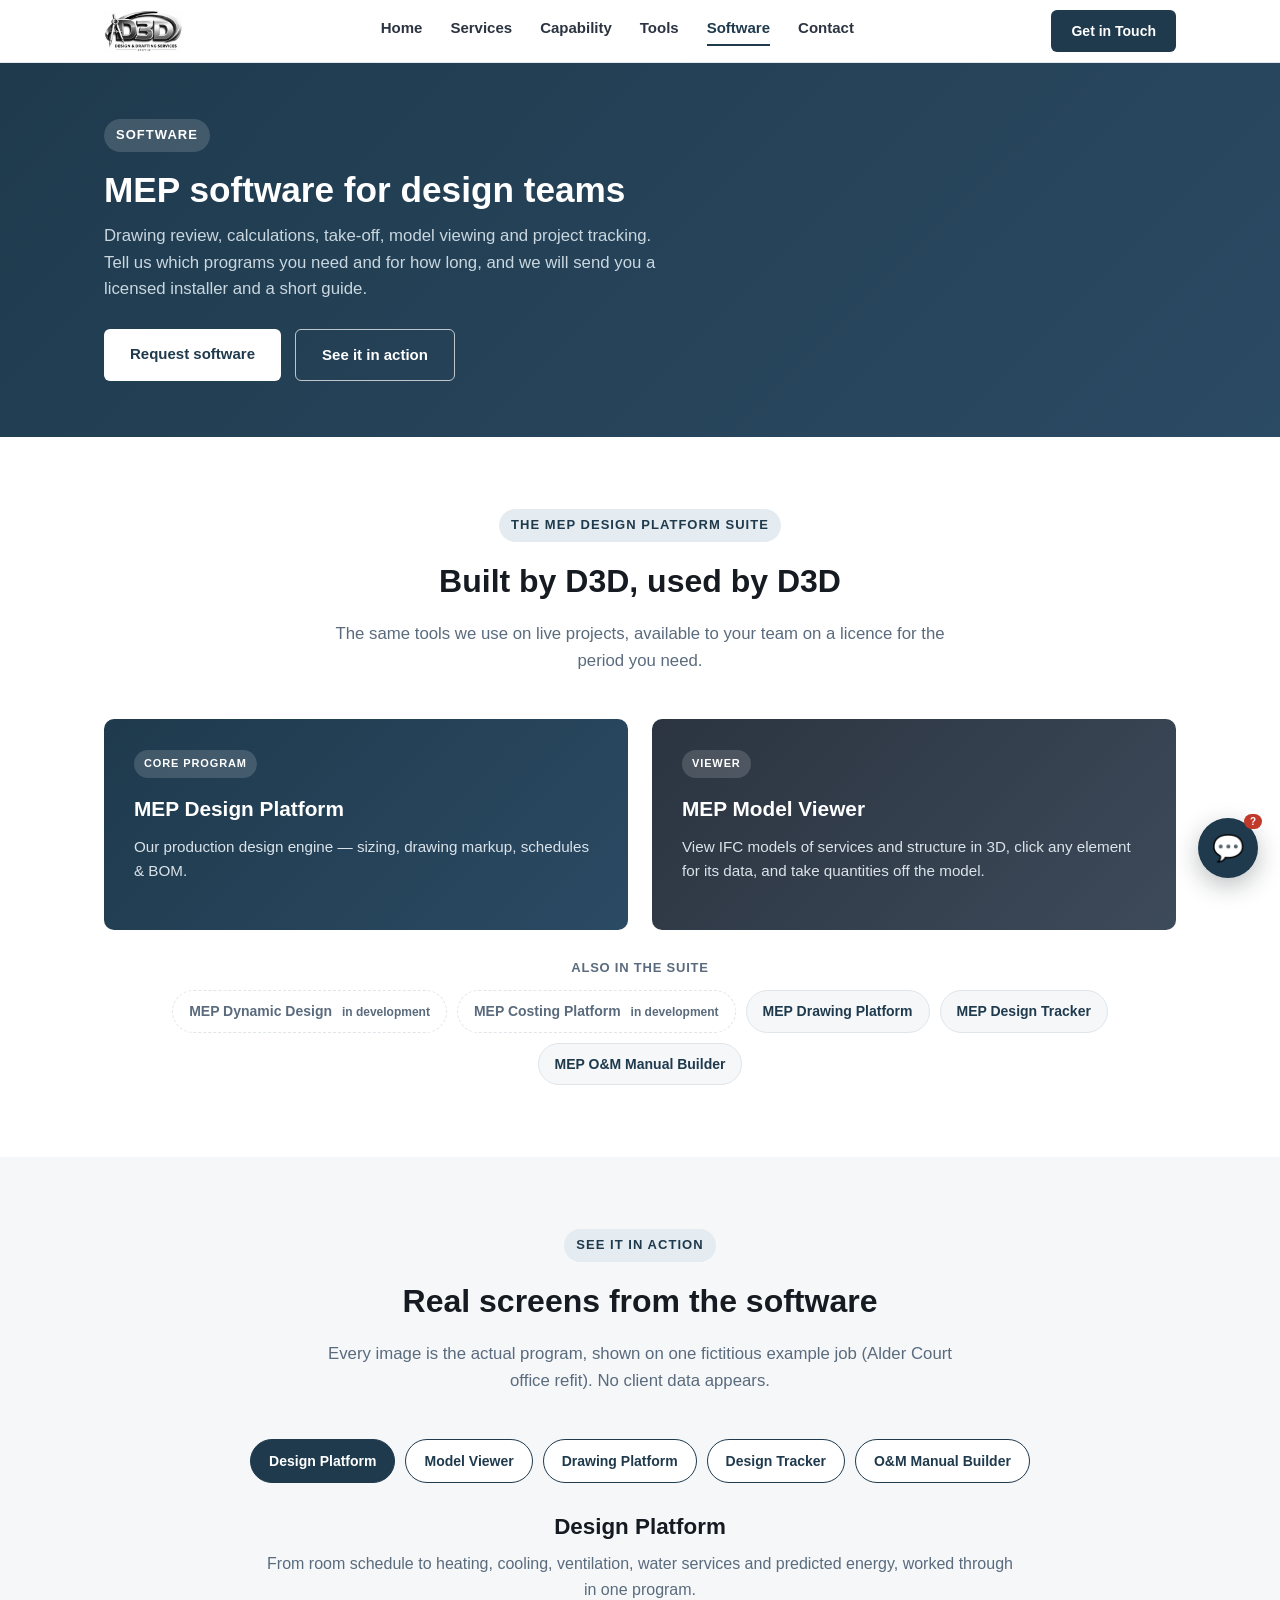
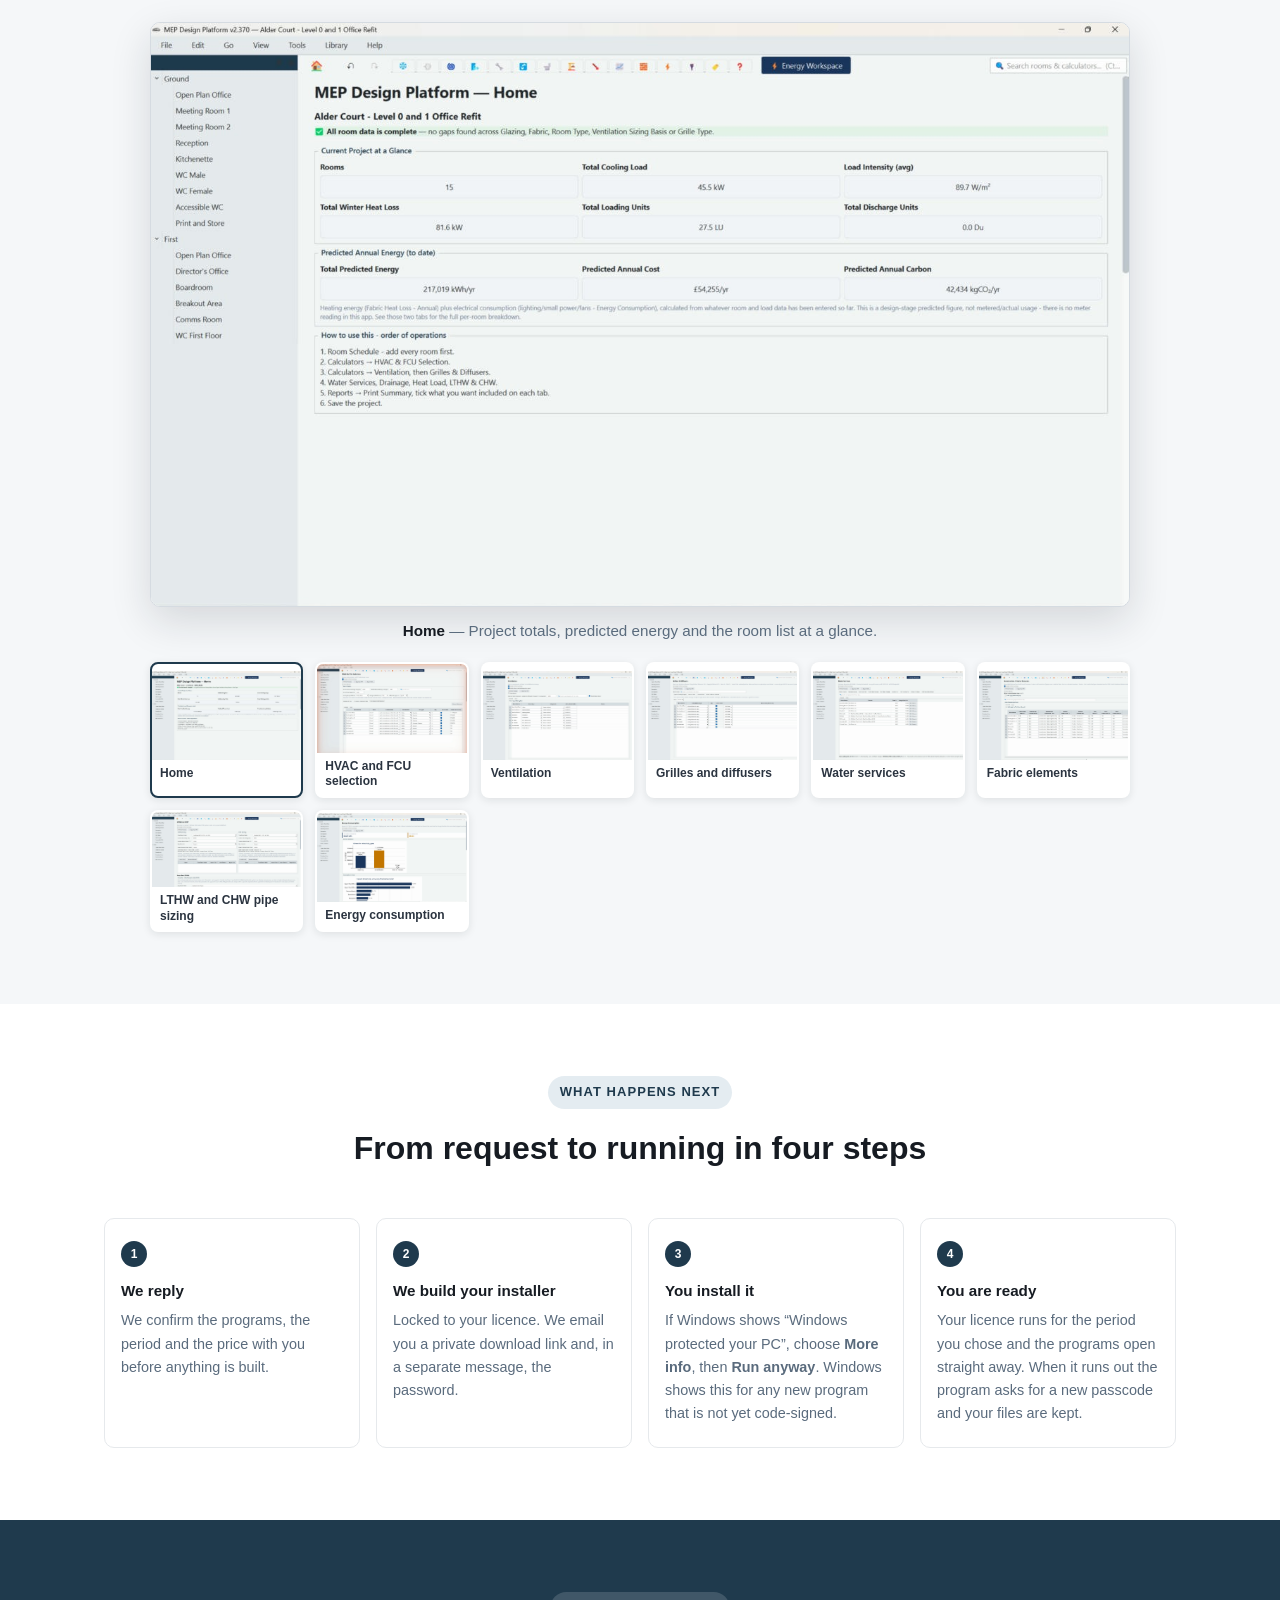
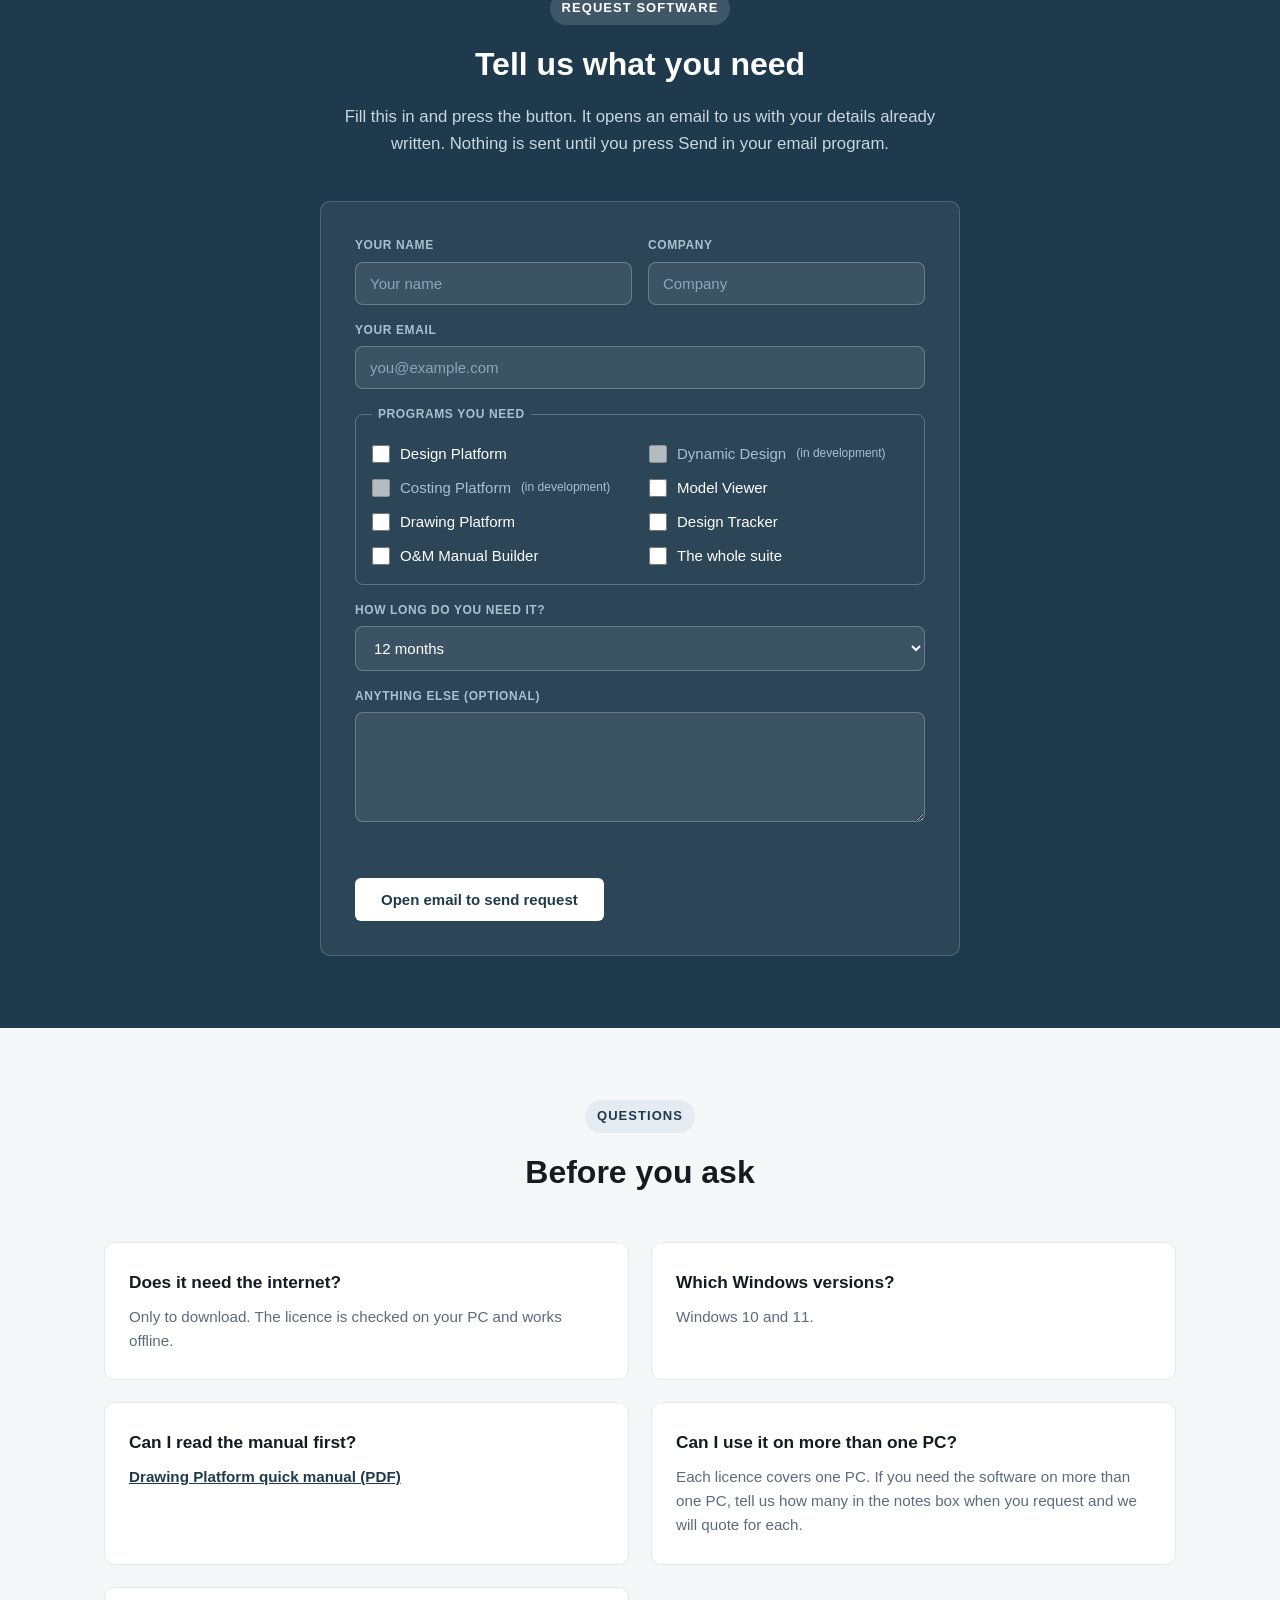
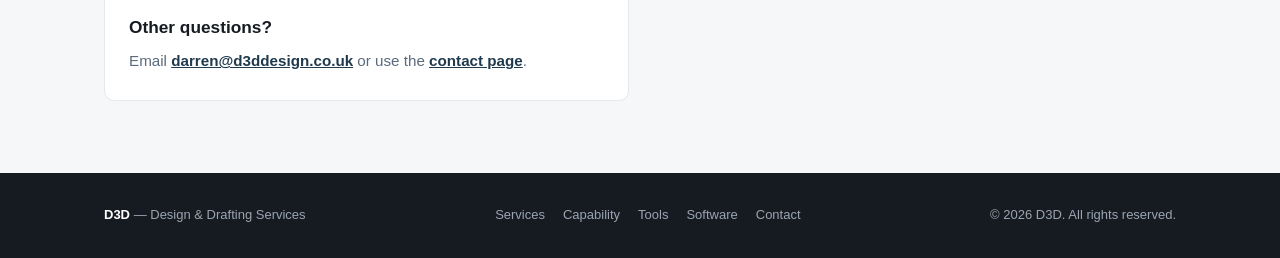
<file: software.html>
<!DOCTYPE html>
<html lang="en">
<head>
<meta charset="UTF-8">
<meta name="viewport" content="width=device-width, initial-scale=1.0">
<title>MEP Software | D3D Design &amp; Drafting Services</title>
<meta name="description" content="MEP Design Platform, Dynamic Design and the wider D3D software suite, licensed for the period you need. Request software from D3D Design &amp; Drafting Services.">
<style>
  :root{
    --ink:#161b22; --steel-dark:#2b3440; --steel:#5a6b7d; --steel-light:#8fa1b3;
    --silver:#c9d2da; --paper:#f5f7f9; --white:#ffffff; --accent:#c0392b; --accent-2:#1f3a4d;
    --radius:10px; --maxw:1120px;
  }
  *{box-sizing:border-box;margin:0;padding:0;}
  html{scroll-behavior:smooth;}
  body{font-family:'Segoe UI',-apple-system,BlinkMacSystemFont,'Helvetica Neue',Arial,sans-serif;color:var(--ink);background:var(--white);line-height:1.6;}
  img{max-width:100%;display:block;}
  a{color:inherit;}
  .wrap{max-width:var(--maxw);margin:0 auto;padding:0 24px;}

  header.site-nav{position:sticky;top:0;z-index:50;background:rgba(255,255,255,0.96);border-bottom:1px solid #e3e7eb;backdrop-filter:blur(6px);}
  .nav-inner{display:flex;align-items:center;justify-content:space-between;padding:10px 24px;max-width:var(--maxw);margin:0 auto;}
  .nav-logo{display:flex;align-items:center;gap:10px;}
  .nav-logo img{height:42px;width:auto;}
  nav.links{display:flex;gap:28px;font-size:15px;font-weight:600;}
  nav.links a{text-decoration:none;color:var(--steel-dark);transition:color .15s;padding-bottom:4px;border-bottom:2px solid transparent;}
  nav.links a:hover{color:var(--accent-2);}
  nav.links a.active{color:var(--accent-2);border-bottom-color:var(--accent-2);}
  .nav-cta{background:var(--accent-2);color:#fff;padding:10px 20px;border-radius:6px;font-weight:600;font-size:14px;text-decoration:none;white-space:nowrap;}

  .hero{background:linear-gradient(180deg,#eef1f4 0%,#f5f7f9 60%,#ffffff 100%);padding:64px 0 60px;border-bottom:1px solid #e3e7eb;}
  .hero-inner{max-width:var(--maxw);margin:0 auto;padding:0 24px;display:grid;grid-template-columns:1.1fr 0.9fr;gap:48px;align-items:center;}
  .eyebrow{display:inline-block;font-size:13px;font-weight:700;letter-spacing:.08em;text-transform:uppercase;color:var(--accent-2);background:#e4ecf1;padding:6px 12px;border-radius:20px;margin-bottom:18px;}
  h1{font-size:2.6rem;line-height:1.15;color:var(--ink);margin-bottom:18px;font-weight:800;}
  h1 span{color:var(--accent-2);}
  .hero p.lead{font-size:1.15rem;color:var(--steel);max-width:52ch;margin-bottom:28px;}
  .hero-ctas{display:flex;gap:14px;flex-wrap:wrap;}
  .btn{display:inline-block;padding:13px 26px;border-radius:6px;font-weight:700;text-decoration:none;font-size:15px;transition:transform .15s, box-shadow .15s;border:none;cursor:pointer;}
  .btn-primary{background:var(--accent-2);color:#fff;}
  .btn-primary:hover{transform:translateY(-2px);box-shadow:0 6px 16px rgba(31,58,77,.28);}
  .btn-secondary{background:#fff;color:var(--accent-2);border:1.5px solid var(--accent-2);}
  .btn-secondary:hover{transform:translateY(-2px);}
  .hero-logo-card{background:#fff;border-radius:var(--radius);padding:28px;box-shadow:0 12px 40px rgba(22,27,34,.10);border:1px solid #e9ecef;text-align:center;}
  .hero-logo-card img{width:100%;height:auto;}
  .hero-logo-card .tagline{margin-top:14px;font-size:13px;letter-spacing:.06em;color:var(--steel);text-transform:uppercase;font-weight:700;}

  .page-hero{background:linear-gradient(135deg,#1f3a4d,#2b4a63);color:#fff;padding:56px 0;}
  .page-hero .eyebrow{background:rgba(255,255,255,.15);color:#fff;}
  .page-hero h1{color:#fff;font-size:2.2rem;margin-bottom:12px;}
  .page-hero p{color:#c9d7e0;font-size:1.05rem;max-width:60ch;}

  .stage-strip{background:var(--accent-2);color:#fff;padding:18px 0;}
  .stage-strip .wrap{display:flex;align-items:center;justify-content:center;gap:10px;flex-wrap:wrap;font-size:14px;font-weight:600;text-align:center;}
  .stage-strip .stage-pill{background:rgba(255,255,255,.12);padding:6px 14px;border-radius:20px;}
  .stage-strip .arrow{opacity:.55;}

  section{padding:72px 0;}
  .section-head{max-width:640px;margin:0 auto 44px;text-align:center;}
  .section-head .eyebrow{margin-bottom:14px;}
  .section-head h2{font-size:2rem;color:var(--ink);margin-bottom:14px;font-weight:800;}
  .section-head p{color:var(--steel);font-size:1.05rem;}

  .services{background:var(--paper);}
  .cards{display:grid;grid-template-columns:repeat(3,1fr);gap:22px;}
  .card{background:#fff;border:1px solid #e6e9ec;border-radius:var(--radius);padding:26px 24px;transition:box-shadow .15s, transform .15s;}
  .card:hover{box-shadow:0 10px 30px rgba(22,27,34,.08);transform:translateY(-3px);}
  .card .num{display:inline-flex;align-items:center;justify-content:center;width:34px;height:34px;border-radius:8px;background:#e4ecf1;color:var(--accent-2);font-weight:800;font-size:14px;margin-bottom:14px;}
  .card h3{font-size:1.08rem;margin-bottom:8px;color:var(--ink);}
  .card p{font-size:.95rem;color:var(--steel);}

  .workflow{background:#fff;}
  .workflow-grid{display:grid;grid-template-columns:repeat(5,1fr);gap:16px;margin-bottom:56px;}
  .step{position:relative;padding:22px 16px;background:var(--paper);border-radius:var(--radius);border:1px solid #e6e9ec;}
  .step .step-no{font-size:12px;font-weight:800;color:#fff;background:var(--accent-2);width:26px;height:26px;border-radius:50%;display:flex;align-items:center;justify-content:center;margin-bottom:12px;}
  .step h4{font-size:.95rem;margin-bottom:6px;color:var(--ink);}
  .step p{font-size:.85rem;color:var(--steel);}

  .apps{display:grid;grid-template-columns:1fr 1fr;gap:24px;}
  .app-card{border-radius:var(--radius);padding:30px;color:#fff;}
  .app-card.primary{background:linear-gradient(135deg,#1f3a4d,#2b4a63);}
  .app-card.secondary{background:linear-gradient(135deg,#2b3440,#3d4a5a);}
  .app-card .app-tag{display:inline-block;font-size:11px;font-weight:700;letter-spacing:.08em;text-transform:uppercase;background:rgba(255,255,255,.15);padding:5px 10px;border-radius:14px;margin-bottom:14px;}
  .app-card h3{font-size:1.3rem;margin-bottom:10px;}
  .app-card p{font-size:.95rem;color:#dbe3ea;margin-bottom:16px;}
  .app-card ul{list-style:none;font-size:.88rem;color:#dbe3ea;}
  .app-card ul li{padding-left:20px;position:relative;margin-bottom:7px;}
  .app-card ul li::before{content:"\2713";position:absolute;left:0;color:#8fd0b0;font-weight:800;}

  .why{background:var(--paper);}
  .why-grid{display:grid;grid-template-columns:repeat(4,1fr);gap:24px;text-align:center;}
  .why-grid .stat h3{font-size:2.1rem;color:var(--accent-2);font-weight:800;margin-bottom:6px;}
  .why-grid .stat p{font-size:.9rem;color:var(--steel);}

  .teaser-grid{display:grid;grid-template-columns:repeat(3,1fr);gap:22px;}
  .teaser-card{background:#fff;border:1px solid #e6e9ec;border-radius:var(--radius);padding:28px 24px;display:flex;flex-direction:column;}
  .teaser-card h3{font-size:1.15rem;margin-bottom:10px;color:var(--ink);}
  .teaser-card p{font-size:.95rem;color:var(--steel);margin-bottom:18px;flex:1;}
  .teaser-card a{font-size:.9rem;font-weight:700;color:var(--accent-2);text-decoration:none;}
  .teaser-card a:hover{text-decoration:underline;}

  .contact{background:var(--accent-2);color:#fff;}
  .contact .section-head h2{color:#fff;}
  .contact .section-head p{color:#c9d7e0;}
  .contact-card{max-width:560px;margin:0 auto;background:rgba(255,255,255,.06);border:1px solid rgba(255,255,255,.18);border-radius:var(--radius);padding:34px;text-align:center;}
  .placeholder-badge{display:inline-block;background:#c0392b;color:#fff;font-size:11px;font-weight:800;letter-spacing:.06em;text-transform:uppercase;padding:5px 12px;border-radius:14px;margin-bottom:18px;}
  .notice-box{background:#FBF0DD;border:1px solid #E8CE9A;color:#6B5011;font-size:.92rem;line-height:1.6;padding:16px 20px;border-radius:10px;max-width:760px;margin:0 auto 40px;}
  .tools-cta{max-width:760px;margin:0 auto;text-align:center;background:var(--paper);border:1px solid #e6e9ec;border-radius:var(--radius);padding:40px;}
  .tools-cta h3{font-size:1.3rem;margin-bottom:10px;}
  .tools-cta p{color:var(--steel);margin-bottom:22px;}
  .contact-rows{display:flex;flex-direction:column;gap:14px;margin:20px 0 26px;text-align:left;}
  .contact-row{display:flex;gap:12px;align-items:flex-start;background:rgba(255,255,255,.05);padding:14px 16px;border-radius:8px;}
  .contact-row .icon{font-size:18px;}
  .contact-row .label{font-size:12px;text-transform:uppercase;letter-spacing:.05em;color:#a9c0cf;font-weight:700;}
  .contact-row .val{font-size:15px;font-weight:600;}
  .contact .btn-primary{background:#fff;color:var(--accent-2);}
  .contact .btn-primary:hover{box-shadow:0 6px 16px rgba(0,0,0,.25);}
  .contact-form{display:flex;flex-direction:column;gap:16px;text-align:left;margin-top:6px;}
  .form-field label{display:block;font-size:12px;text-transform:uppercase;letter-spacing:.05em;color:#a9c0cf;font-weight:700;margin-bottom:6px;}
  .form-field input,.form-field textarea{width:100%;padding:12px 14px;border-radius:8px;border:1px solid rgba(255,255,255,.25);background:rgba(255,255,255,.08);color:#fff;font-family:inherit;font-size:15px;}
  .form-field input::placeholder,.form-field textarea::placeholder{color:#8fa5b8;}
  .form-field input:focus,.form-field textarea:focus{outline:none;border-color:#fff;background:rgba(255,255,255,.14);}
  .form-field textarea{resize:vertical;min-height:110px;}
  .contact-form .btn{align-self:flex-start;}
  .contact-form .btn:disabled{opacity:.6;cursor:not-allowed;transform:none !important;box-shadow:none !important;}
  .form-status{font-size:14px;font-weight:600;min-height:20px;margin-top:-4px;}
  .form-status.success{color:#8fe3a8;}
  .form-status.error{color:#ff9d8a;}
  .honeypot{position:absolute;left:-9999px;opacity:0;}
  .contact-cta-banner{background:var(--paper);}
  .contact-cta-banner .cta-box{max-width:760px;margin:0 auto;text-align:center;background:#fff;border:1px solid #e6e9ec;border-radius:var(--radius);padding:40px;}
  .contact-cta-banner h2{font-size:1.6rem;margin-bottom:12px;}
  .contact-cta-banner p{color:var(--steel);margin-bottom:22px;}

  footer{background:var(--ink);color:#9aa5b1;padding:32px 0;font-size:13px;}
  .footer-inner{display:flex;justify-content:space-between;align-items:center;flex-wrap:wrap;gap:12px;}
  .footer-inner .brand{color:#fff;font-weight:700;}
  .footer-links{display:flex;gap:18px;}
  .footer-links a{text-decoration:none;color:#9aa5b1;}
  .footer-links a:hover{color:#fff;}

  #d3d-chat-launcher{position:fixed;bottom:22px;right:22px;z-index:200;width:60px;height:60px;border-radius:50%;background:var(--accent-2);color:#fff;border:none;cursor:pointer;box-shadow:0 8px 24px rgba(22,27,34,.28);font-size:26px;display:flex;align-items:center;justify-content:center;transition:transform .15s;}
  #d3d-chat-launcher:hover{transform:scale(1.06);}
  #d3d-chat-launcher .close-ic{display:none;}
  #d3d-chat-launcher.open .chat-ic{display:none;}
  #d3d-chat-launcher.open .close-ic{display:block;}
  #d3d-chat-badge{position:absolute;top:-4px;right:-4px;background:var(--accent);color:#fff;font-size:10px;font-weight:800;border-radius:10px;padding:2px 6px;}
  #d3d-chat-panel{position:fixed;bottom:94px;right:22px;z-index:200;width:340px;max-width:calc(100vw - 32px);background:#fff;border-radius:14px;overflow:hidden;box-shadow:0 20px 60px rgba(22,27,34,.30);border:1px solid #e3e7eb;display:none;flex-direction:column;height:500px;max-height:calc(100vh - 140px);}
  #d3d-chat-panel.open{display:flex;}
  .chat-head{background:var(--accent-2);color:#fff;padding:16px 18px;display:flex;align-items:center;gap:10px;flex-shrink:0;}
  .chat-head .dot{width:9px;height:9px;border-radius:50%;background:#4ade80;flex-shrink:0;}
  .chat-head .titles{line-height:1.25;}
  .chat-head .titles .t1{font-weight:800;font-size:14px;}
  .chat-head .titles .t2{font-size:11px;color:#c9d7e0;}
  .chat-body{flex:1;overflow-y:auto;padding:16px;background:var(--paper);display:flex;flex-direction:column;gap:10px;}
  .chat-msg{max-width:85%;padding:10px 13px;border-radius:12px;font-size:13.5px;line-height:1.45;}
  .chat-msg.bot{background:#fff;border:1px solid #e3e7eb;color:var(--ink);align-self:flex-start;border-bottom-left-radius:3px;}
  .chat-msg.user{background:var(--accent-2);color:#fff;align-self:flex-end;border-bottom-right-radius:3px;}
  .chat-quick{display:flex;flex-wrap:wrap;gap:7px;align-self:flex-start;max-width:100%;}
  .chat-quick button{background:#fff;border:1.3px solid var(--accent-2);color:var(--accent-2);font-size:12px;font-weight:700;padding:7px 11px;border-radius:16px;cursor:pointer;transition:background .15s, color .15s;}
  .chat-quick button:hover{background:var(--accent-2);color:#fff;}
  .chat-live-cta{border-top:1px solid #e3e7eb;padding:10px 14px;background:#fff;flex-shrink:0;}
  .chat-live-cta button{width:100%;background:#c0392b;color:#fff;border:none;border-radius:20px;padding:10px;font-weight:700;font-size:13px;cursor:pointer;}
  .chat-live-cta button:hover{background:#a73226;}
  .chat-foot{border-top:1px solid #e3e7eb;padding:10px;display:flex;gap:8px;background:#fff;flex-shrink:0;}
  .chat-foot input{flex:1;border:1px solid #dde2e6;border-radius:20px;padding:9px 14px;font-size:13px;outline:none;}
  .chat-foot input:focus{border-color:var(--accent-2);}
  .chat-foot button{background:var(--accent-2);color:#fff;border:none;border-radius:20px;padding:0 16px;font-weight:700;font-size:13px;cursor:pointer;}
  .chat-disclaimer{font-size:10px;color:var(--steel);text-align:center;padding:6px 10px 0;background:#fff;}

  @media(max-width:900px){
    .hero-inner{grid-template-columns:1fr;}
    .hero-logo-card{order:-1;max-width:420px;margin:0 auto;}
    .cards{grid-template-columns:1fr 1fr;}
    .workflow-grid{grid-template-columns:repeat(2,1fr);}
    .apps{grid-template-columns:1fr;}
    .why-grid{grid-template-columns:1fr 1fr;}
    .teaser-grid{grid-template-columns:1fr;}
    nav.links{display:none;}
  }
  @media(max-width:560px){
    h1{font-size:2rem;}
    .cards{grid-template-columns:1fr;}
    .workflow-grid{grid-template-columns:1fr;}
    .why-grid{grid-template-columns:1fr 1fr;}
    .nav-cta{display:none;}
    #d3d-chat-panel{right:16px;left:16px;width:auto;bottom:88px;}
    #d3d-chat-launcher{right:16px;bottom:16px;}
  }

  /* ---- Software page ---- */
  .sw-intro{background:#fff;}
  .sw-featured{display:grid;grid-template-columns:1fr 1fr;gap:24px;margin-bottom:28px;}
  .sw-chips-label{font-size:13px;font-weight:700;letter-spacing:.06em;text-transform:uppercase;color:var(--steel);margin-bottom:12px;text-align:center;}
  .sw-chips{display:flex;flex-wrap:wrap;gap:10px;justify-content:center;}
  .sw-chip{background:var(--paper);border:1px solid #e0e5ea;color:var(--accent-2);font-weight:700;font-size:14px;padding:9px 16px;border-radius:22px;}
  .sw-steps{display:grid;grid-template-columns:repeat(4,1fr);gap:16px;}
  .sw-steps .step{background:#fff;}
  .sw-steps .step p{font-size:.9rem;}
  .sw-note{max-width:760px;margin:28px auto 0;}
  .app-card.sw-dev{opacity:.82;}
  .sw-chip-dev{background:#fff;border-style:dashed;color:var(--steel);}
  .sw-chip em{font-style:normal;font-weight:600;font-size:12px;color:var(--steel);margin-left:6px;}
  .sw-checks label.sw-dev-opt{color:#a9c0cf;cursor:not-allowed;}
  .sw-checks label.sw-dev-opt em{font-style:normal;font-size:12px;}

  .sw-gallery{background:var(--paper);}
  .sw-tabs{display:flex;gap:10px;flex-wrap:wrap;justify-content:center;margin-bottom:26px;}
  .sw-tab{font:inherit;font-weight:700;font-size:14px;padding:10px 18px;border-radius:24px;border:1.5px solid var(--accent-2);background:#fff;color:var(--accent-2);cursor:pointer;transition:background .15s,color .15s;}
  .sw-tab:hover{background:#e4ecf1;}
  .sw-tab[aria-selected="true"]{background:var(--accent-2);color:#fff;}
  .sw-tab:focus-visible,.sw-thumb:focus-visible,.sw-main:focus-visible,.sw-lb button:focus-visible{outline:3px solid #7fb0d8;outline-offset:2px;}
  .js .sw-panel[hidden]{display:none;}
  .sw-panel-head{max-width:760px;margin:0 auto 20px;text-align:center;}
  .sw-panel-head h3{font-size:1.4rem;margin-bottom:6px;}
  .sw-panel-head p{color:var(--steel);}
  .sw-shot{max-width:980px;margin:0 auto;}
  .sw-main{display:block;width:100%;padding:0;border:1px solid #d5dbe1;border-radius:10px;overflow:hidden;background:#fff;box-shadow:0 14px 40px rgba(22,27,34,.14);cursor:zoom-in;}
  .sw-main img{width:100%;height:auto;display:block;}
  .sw-shot figcaption{margin-top:12px;text-align:center;color:var(--steel);font-size:.95rem;}
  .sw-shot figcaption b{color:var(--ink);}
  .sw-thumbs{max-width:980px;margin:18px auto 0;display:grid;grid-template-columns:repeat(auto-fill,minmax(150px,1fr));gap:12px;}
  .sw-thumb{padding:0;border:2px solid transparent;border-radius:8px;background:#fff;cursor:pointer;overflow:hidden;text-align:left;font:inherit;box-shadow:0 2px 8px rgba(22,27,34,.10);}
  .sw-thumb img{width:100%;height:auto;display:block;}
  .sw-thumb span{display:block;padding:6px 8px;font-size:12px;font-weight:600;color:var(--steel-dark);line-height:1.3;}
  .sw-thumb.on{border-color:var(--accent-2);}
  .sw-lb{position:fixed;inset:0;z-index:300;background:rgba(14,20,27,.92);display:none;align-items:center;justify-content:center;flex-direction:column;padding:20px;}
  .sw-lb.open{display:flex;}
  .sw-lb img{max-width:min(96vw,1389px);max-height:80vh;width:auto;height:auto;border-radius:6px;background:#fff;}
  .sw-lb p{color:#dbe3ea;margin-top:14px;text-align:center;font-size:.95rem;max-width:80ch;}
  .sw-lb button{position:absolute;background:rgba(255,255,255,.14);color:#fff;border:0;width:46px;height:46px;border-radius:50%;font-size:24px;cursor:pointer;}
  .sw-lb .lb-close{top:16px;right:16px;}
  .sw-lb .lb-prev{left:16px;top:50%;}
  .sw-lb .lb-next{right:16px;top:50%;}
  @media(max-width:560px){
    .sw-tabs{justify-content:flex-start;flex-wrap:nowrap;overflow-x:auto;padding-bottom:6px;margin-left:-24px;margin-right:-24px;padding-left:24px;padding-right:24px;}
    .sw-tab{white-space:nowrap;flex:none;}
    .sw-thumbs{grid-template-columns:repeat(2,1fr);}
    .sw-lb .lb-prev,.sw-lb .lb-next{top:auto;bottom:16px;}
  }
  .sw-faq{background:var(--paper);}
  .faq-grid{display:grid;grid-template-columns:1fr 1fr;gap:22px;}
  .faq-grid .card:hover{transform:none;box-shadow:none;}
  .faq-grid .card a{color:var(--accent-2);font-weight:700;}
  [data-todo]{background:#ffe3a3;color:#5c4300;padding:0 5px;border-radius:3px;font-weight:600;}
  .contact .sw-lead{color:#c9d7e0;font-size:.95rem;margin-bottom:22px;}
  .sw-form{max-width:640px;margin:0 auto;text-align:left;}
  .sw-card{max-width:640px;text-align:left;}
  .sw-row{display:grid;grid-template-columns:1fr 1fr;gap:16px;}
  .sw-row>div{min-width:0;}
  .sw-form .form-field select{width:100%;padding:12px 14px;border-radius:8px;border:1px solid rgba(255,255,255,.25);background:rgba(255,255,255,.08);color:#fff;font-family:inherit;font-size:15px;}
  .sw-form .form-field select option{color:#161b22;}
  .sw-form .form-field select:focus{outline:none;border-color:#fff;background:rgba(255,255,255,.14);}
  .sw-form fieldset{border:1px solid rgba(255,255,255,.25);border-radius:8px;padding:14px 16px 16px;min-width:0;}
  .sw-form legend{font-size:12px;text-transform:uppercase;letter-spacing:.05em;color:#a9c0cf;font-weight:700;padding:0 6px;}
  .sw-checks{display:grid;grid-template-columns:1fr 1fr;gap:10px 18px;margin-top:4px;}
  .sw-checks label{display:flex;gap:10px;align-items:center;font-size:15px;color:#fff;cursor:pointer;text-transform:none;letter-spacing:0;font-weight:500;margin:0;}
  .sw-checks input{width:18px;height:18px;accent-color:#fff;flex:none;}
  .sw-form input:focus-visible,.sw-form select:focus-visible,.sw-form textarea:focus-visible,.sw-checks input:focus-visible{outline:2px solid #fff;outline-offset:2px;}
  #sw-fallback[hidden]{display:none;}
  #sw-fallback{margin-top:22px;}
  .sw-fb-note{background:#FBF0DD;border:1px solid #E8CE9A;color:#6B5011;font-size:.92rem;padding:14px 16px;border-radius:10px;margin-bottom:12px;}
  #sw-fbtext{width:100%;height:190px;padding:12px 14px;border-radius:8px;border:1px solid rgba(255,255,255,.25);background:rgba(255,255,255,.08);color:#fff;font:13px ui-monospace,Consolas,monospace;resize:vertical;}
  .sw-fb-actions{margin-top:12px;}
  .sw-form .btn-primary,#sw-fallback .btn-primary{background:#fff;color:var(--accent-2);}
  @media(max-width:900px){
    .sw-featured,.faq-grid{grid-template-columns:1fr;}
    .sw-steps{grid-template-columns:1fr 1fr;}
  }
  @media(max-width:560px){
    .sw-steps,.sw-row,.sw-checks{grid-template-columns:1fr;}
    .sw-form .btn,#sw-fallback .btn{width:100%;text-align:center;}
  }
</style>
</head>
<body>

<header class="site-nav">
  <div class="nav-inner">
    <a href="index.html" class="nav-logo">
      <img src="[data-uri]" alt="D3D Design & Drafting Services logo">
    </a>
    <nav class="links">
      <a href="index.html">Home</a><a href="services.html">Services</a><a href="capability.html">Capability</a><a href="tools.html">Tools</a><a href="software.html" class="active">Software</a><a href="contact.html">Contact</a>
    </nav>
    <a href="contact.html" class="nav-cta">Get in Touch</a>
  </div>
</header>

<section class="page-hero">
  <div class="wrap">
    <span class="eyebrow">Software</span>
    <h1>MEP software for design teams</h1>
    <p>Drawing review, calculations, take-off, model viewing and project tracking. Tell us which programs you need and for how long, and we will send you a licensed installer and a short guide.</p>
    <div class="hero-ctas" style="margin-top:26px;"><a class="btn btn-primary" style="background:#fff;color:var(--accent-2);" href="#request">Request software</a><a class="btn" style="background:transparent;color:#fff;border:1.5px solid rgba(255,255,255,.7);" href="#screens">See it in action</a></div>
  </div>
</section>

<section class="sw-intro" id="programs">
  <div class="wrap">
    <div class="section-head">
      <span class="eyebrow">The MEP Design Platform suite</span>
      <h2>Built by D3D, used by D3D</h2>
      <p>The same tools we use on live projects, available to your team on a licence for the period you need.</p>
    </div>
    <div class="sw-featured">
      <div class="app-card primary">
        <span class="app-tag">Core program</span>
        <h3>MEP Design Platform</h3>
        <p>Our production design engine &mdash; sizing, drawing markup, schedules &amp; BOM.</p>
      </div>
      <div class="app-card secondary">
        <span class="app-tag">Viewer</span>
        <h3>MEP Model Viewer</h3>
        <p>View IFC models of services and structure in 3D, click any element for its data, and take quantities off the model.</p>
      </div>
    </div>
    <p class="sw-chips-label">Also in the suite</p>
    <div class="sw-chips">
        <span class="sw-chip sw-chip-dev">MEP Dynamic Design <em>in development</em></span>
        <span class="sw-chip sw-chip-dev">MEP Costing Platform <em>in development</em></span>
        <span class="sw-chip">MEP Drawing Platform</span>
        <span class="sw-chip">MEP Design Tracker</span>
        <span class="sw-chip">MEP O&amp;M Manual Builder</span>
    </div>
  </div>
</section>


<section class="sw-gallery" id="screens">
  <div class="wrap">
    <div class="section-head">
      <span class="eyebrow">See it in action</span>
      <h2>Real screens from the software</h2>
      <p>Every image is the actual program, shown on one fictitious example job (Alder Court office refit). No client data appears.</p>
    </div>
    <div class="sw-tabs" role="tablist" aria-label="Choose a program"><button type="button" role="tab" class="sw-tab" id="tab-design-platform" aria-controls="panel-design-platform" aria-selected="true" data-k="design-platform">Design Platform</button><button type="button" role="tab" class="sw-tab" id="tab-model-viewer" aria-controls="panel-model-viewer" aria-selected="false" data-k="model-viewer">Model Viewer</button><button type="button" role="tab" class="sw-tab" id="tab-drawing-platform" aria-controls="panel-drawing-platform" aria-selected="false" data-k="drawing-platform">Drawing Platform</button><button type="button" role="tab" class="sw-tab" id="tab-design-tracker" aria-controls="panel-design-tracker" aria-selected="false" data-k="design-tracker">Design Tracker</button><button type="button" role="tab" class="sw-tab" id="tab-om-manual" aria-controls="panel-om-manual" aria-selected="false" data-k="om-manual">O&amp;M Manual Builder</button></div>
      <div class="sw-panel" role="tabpanel" id="panel-design-platform" aria-labelledby="tab-design-platform">
        <div class="sw-panel-head"><h3>Design Platform</h3><p>From room schedule to heating, cooling, ventilation, water services and predicted energy, worked through in one program.</p></div>
        <figure class="sw-shot">
          <button type="button" class="sw-main" aria-label="Enlarge screenshot"><img src="img/software/design-platform-01-home.jpg" alt="Design Platform: Home" width="1389" height="828"></button>
          <figcaption><b>Home</b> &mdash; Project totals, predicted energy and the room list at a glance.</figcaption>
        </figure>
        <div class="sw-thumbs" role="list"><button type="button" role="listitem" class="sw-thumb on" data-src="img/software/design-platform-01-home.jpg" data-title="Home" data-cap="Project totals, predicted energy and the room list at a glance." aria-label="Home"><img src="img/software/design-platform-01-home.jpg" alt="" loading="lazy" width="1389" height="828"><span>Home</span></button><button type="button" role="listitem" class="sw-thumb" data-src="img/software/design-platform-02-hvac-fcu.jpg" data-title="HVAC and FCU selection" data-cap="Room loads and fan coil or cooling unit selection." aria-label="HVAC and FCU selection"><img src="img/software/design-platform-02-hvac-fcu.jpg" alt="" loading="lazy" width="1389" height="828"><span>HVAC and FCU selection</span></button><button type="button" role="listitem" class="sw-thumb" data-src="img/software/design-platform-03-ventilation.jpg" data-title="Ventilation" data-cap="Ventilation rates and sizing." aria-label="Ventilation"><img src="img/software/design-platform-03-ventilation.jpg" alt="" loading="lazy" width="1389" height="828"><span>Ventilation</span></button><button type="button" role="listitem" class="sw-thumb" data-src="img/software/design-platform-04-grilles.jpg" data-title="Grilles and diffusers" data-cap="Grille and diffuser selection for each room." aria-label="Grilles and diffusers"><img src="img/software/design-platform-04-grilles.jpg" alt="" loading="lazy" width="1389" height="828"><span>Grilles and diffusers</span></button><button type="button" role="listitem" class="sw-thumb" data-src="img/software/design-platform-05-water.jpg" data-title="Water services" data-cap="Domestic water loading units and pipe sizing." aria-label="Water services"><img src="img/software/design-platform-05-water.jpg" alt="" loading="lazy" width="1389" height="828"><span>Water services</span></button><button type="button" role="listitem" class="sw-thumb" data-src="img/software/design-platform-06-fabric.jpg" data-title="Fabric elements" data-cap="U-values and fabric elements for each room." aria-label="Fabric elements"><img src="img/software/design-platform-06-fabric.jpg" alt="" loading="lazy" width="1389" height="828"><span>Fabric elements</span></button><button type="button" role="listitem" class="sw-thumb" data-src="img/software/design-platform-07-pipe-sizing.jpg" data-title="LTHW and CHW pipe sizing" data-cap="Heating and chilled water pipework." aria-label="LTHW and CHW pipe sizing"><img src="img/software/design-platform-07-pipe-sizing.jpg" alt="" loading="lazy" width="1389" height="828"><span>LTHW and CHW pipe sizing</span></button><button type="button" role="listitem" class="sw-thumb" data-src="img/software/design-platform-08-energy.jpg" data-title="Energy consumption" data-cap="Predicted annual energy, cost and carbon." aria-label="Energy consumption"><img src="img/software/design-platform-08-energy.jpg" alt="" loading="lazy" width="1389" height="828"><span>Energy consumption</span></button></div>
      </div>
      <div class="sw-panel" role="tabpanel" id="panel-model-viewer" aria-labelledby="tab-model-viewer" data-lazy="1">
        <div class="sw-panel-head"><h3>Model Viewer</h3><p>Open an IFC model of services and structure in 3D, click any element to see its data, and pull lengths into a quantities schedule.</p></div>
        <figure class="sw-shot">
          <button type="button" class="sw-main" aria-label="Enlarge screenshot"><img src="img/software/model-viewer-01-model.jpg" alt="Model Viewer: Services and structure" loading="lazy" width="1389" height="828"></button>
          <figcaption><b>Services and structure</b> &mdash; Services and structure together in 3D (the program's built-in sample model).</figcaption>
        </figure>
        <div class="sw-thumbs" role="list"><button type="button" role="listitem" class="sw-thumb on" data-src="img/software/model-viewer-01-model.jpg" data-title="Services and structure" data-cap="Services and structure together in 3D (the program's built-in sample model)." aria-label="Services and structure"><img src="img/software/model-viewer-01-model.jpg" alt="" loading="lazy" width="1389" height="828"><span>Services and structure</span></button><button type="button" role="listitem" class="sw-thumb" data-src="img/software/model-viewer-02-properties.jpg" data-title="Element properties" data-cap="Click any element to see its data." aria-label="Element properties"><img src="img/software/model-viewer-02-properties.jpg" alt="" loading="lazy" width="1389" height="828"><span>Element properties</span></button><button type="button" role="listitem" class="sw-thumb" data-src="img/software/model-viewer-03-quantities.jpg" data-title="Quantities schedule" data-cap="Duct, pipe and containment lengths." aria-label="Quantities schedule"><img src="img/software/model-viewer-03-quantities.jpg" alt="" loading="lazy" width="1389" height="828"><span>Quantities schedule</span></button></div>
      </div>
      <div class="sw-panel" role="tabpanel" id="panel-drawing-platform" aria-labelledby="tab-drawing-platform" data-lazy="1">
        <div class="sw-panel-head"><h3>Drawing Platform</h3><p>Review PDF drawings with rectangle, arrow and call-out markups.</p></div>
        <figure class="sw-shot">
          <button type="button" class="sw-main" aria-label="Enlarge screenshot"><img src="img/software/drawing-platform-01-markup.jpg" alt="Drawing Platform: Markup on a floor plan" loading="lazy" width="1389" height="828"></button>
          <figcaption><b>Markup on a floor plan</b> &mdash; Rectangle, arrow and call-out markups on a ground floor plan PDF.</figcaption>
        </figure>
        
      </div>
      <div class="sw-panel" role="tabpanel" id="panel-design-tracker" aria-labelledby="tab-design-tracker" data-lazy="1">
        <div class="sw-panel-head"><h3>Design Tracker</h3><p>Keep design comments in one register, and see at a glance what is open, closed or overdue and who has to act.</p></div>
        <figure class="sw-shot">
          <button type="button" class="sw-main" aria-label="Enlarge screenshot"><img src="img/software/design-tracker-01-register.jpg" alt="Design Tracker: Register" loading="lazy" width="1389" height="828"></button>
          <figcaption><b>Register</b> &mdash; A comments register with A / B / C status badges.</figcaption>
        </figure>
        <div class="sw-thumbs" role="list"><button type="button" role="listitem" class="sw-thumb on" data-src="img/software/design-tracker-01-register.jpg" data-title="Register" data-cap="A comments register with A / B / C status badges." aria-label="Register"><img src="img/software/design-tracker-01-register.jpg" alt="" loading="lazy" width="1389" height="828"><span>Register</span></button><button type="button" role="listitem" class="sw-thumb" data-src="img/software/design-tracker-02-dashboard.jpg" data-title="Dashboard" data-cap="Open, closed and overdue counts, and who has to act." aria-label="Dashboard"><img src="img/software/design-tracker-02-dashboard.jpg" alt="" loading="lazy" width="1389" height="828"><span>Dashboard</span></button></div>
      </div>
      <div class="sw-panel" role="tabpanel" id="panel-om-manual" aria-labelledby="tab-om-manual" data-lazy="1">
        <div class="sw-panel-head"><h3>O&amp;M Manual Builder</h3><p>Build an operation and maintenance manual from project details, a project directory and an asset register.</p></div>
        <figure class="sw-shot">
          <button type="button" class="sw-main" aria-label="Enlarge screenshot"><img src="img/software/om-manual-00-sections.jpg" alt="O&amp;M Manual Builder: Manual sections" loading="lazy" width="1389" height="828"></button>
          <figcaption><b>Manual sections</b> &mdash; The blank manual structure, ready to fill.</figcaption>
        </figure>
        <div class="sw-thumbs" role="list"><button type="button" role="listitem" class="sw-thumb on" data-src="img/software/om-manual-00-sections.jpg" data-title="Manual sections" data-cap="The blank manual structure, ready to fill." aria-label="Manual sections"><img src="img/software/om-manual-00-sections.jpg" alt="" loading="lazy" width="1389" height="828"><span>Manual sections</span></button><button type="button" role="listitem" class="sw-thumb" data-src="img/software/om-manual-01-details.jpg" data-title="Project details" data-cap="Title, client, job reference and revision." aria-label="Project details"><img src="img/software/om-manual-01-details.jpg" alt="" loading="lazy" width="1389" height="828"><span>Project details</span></button><button type="button" role="listitem" class="sw-thumb" data-src="img/software/om-manual-02-directory.jpg" data-title="Project directory" data-cap="Contacts for the project." aria-label="Project directory"><img src="img/software/om-manual-02-directory.jpg" alt="" loading="lazy" width="1389" height="828"><span>Project directory</span></button><button type="button" role="listitem" class="sw-thumb" data-src="img/software/om-manual-03-assets.jpg" data-title="Asset register" data-cap="Plant and equipment with serial numbers and service intervals." aria-label="Asset register"><img src="img/software/om-manual-03-assets.jpg" alt="" loading="lazy" width="1389" height="828"><span>Asset register</span></button></div>
      </div>
  </div>
</section>

<section class="workflow" id="how">
  <div class="wrap">
    <div class="section-head">
      <span class="eyebrow">What happens next</span>
      <h2>From request to running in four steps</h2>
    </div>
    <div class="sw-steps">
      <div class="step"><div class="step-no">1</div><h4>We reply</h4><p>We confirm the programs, the period and the price with you before anything is built.</p></div>
      <div class="step"><div class="step-no">2</div><h4>We build your installer</h4><p>Locked to your licence. We email you a private download link and, in a separate message, the password.</p></div>
      <div class="step"><div class="step-no">3</div><h4>You install it</h4><p>If Windows shows &ldquo;Windows protected your PC&rdquo;, choose <b>More info</b>, then <b>Run anyway</b>. Windows shows this for any new program that is not yet code-signed.</p></div>
      <div class="step"><div class="step-no">4</div><h4>You are ready</h4><p>Your licence runs for the period you chose and the programs open straight away. When it runs out the program asks for a new passcode and your files are kept.</p></div>
    </div>
  </div>
</section>

<section class="contact" id="request">
  <div class="wrap">
    <div class="section-head">
      <span class="eyebrow" style="background:rgba(255,255,255,.15);color:#fff;">Request software</span>
      <h2>Tell us what you need</h2>
      <p>Fill this in and press the button. It opens an email to us with your details already written. Nothing is sent until you press Send in your email program.</p>
    </div>
    <div class="contact-card sw-card">
      <form id="sw-form" class="contact-form sw-form" novalidate>
        <div class="sw-row">
          <div class="form-field"><label for="sw-name">Your name</label><input type="text" id="sw-name" autocomplete="name" placeholder="Your name" required></div>
          <div class="form-field"><label for="sw-company">Company</label><input type="text" id="sw-company" autocomplete="organization" placeholder="Company"></div>
        </div>
        <div class="form-field"><label for="sw-email">Your email</label><input type="email" id="sw-email" autocomplete="email" placeholder="you@example.com" required></div>
        <fieldset>
          <legend>Programs you need</legend>
          <div class="sw-checks">
          <label><input type="checkbox" name="prog" value="MEP Design Platform"> Design Platform</label>
          <label class="sw-dev-opt"><input type="checkbox" name="prog" value="MEP Dynamic Design" disabled> Dynamic Design <em>(in development)</em></label>
          <label class="sw-dev-opt"><input type="checkbox" name="prog" value="MEP Costing Platform" disabled> Costing Platform <em>(in development)</em></label>
          <label><input type="checkbox" name="prog" value="MEP Model Viewer"> Model Viewer</label>
          <label><input type="checkbox" name="prog" value="MEP Drawing Platform"> Drawing Platform</label>
          <label><input type="checkbox" name="prog" value="MEP Design Tracker"> Design Tracker</label>
          <label><input type="checkbox" name="prog" value="MEP O&amp;M Manual Builder"> O&amp;M Manual Builder</label>
          <label><input type="checkbox" name="prog" value="The whole suite"> The whole suite</label>
          </div>
        </fieldset>
        <div class="form-field">
          <label for="sw-period">How long do you need it?</label>
          <select id="sw-period">
            <option>3 months</option><option>6 months</option><option selected>12 months</option><option>Longer or ongoing (please advise)</option>
          </select>
        </div>
        <div class="form-field"><label for="sw-msg">Anything else (optional)</label><textarea id="sw-msg" rows="3"></textarea></div>
        <div class="form-status error" id="sw-err" role="alert"></div>
        <button class="btn btn-primary" type="submit">Open email to send request</button>
      </form>
      <div id="sw-fallback" hidden>
        <div class="sw-fb-note">If your email program did not open, copy this text and email it to <b id="sw-fbmail"></b>.</div>
        <textarea id="sw-fbtext" readonly></textarea>
        <div class="sw-fb-actions"><button class="btn btn-primary" type="button" id="sw-copy">Copy text</button> <span class="form-status success" id="sw-copied" role="status"></span></div>
      </div>
    </div>
  </div>
</section>

<section class="sw-faq" id="faq">
  <div class="wrap">
    <div class="section-head">
      <span class="eyebrow">Questions</span>
      <h2>Before you ask</h2>
    </div>
    <div class="faq-grid">
      <div class="card"><h3>Does it need the internet?</h3><p>Only to download. The licence is checked on your PC and works offline.</p></div>
      <div class="card"><h3>Which Windows versions?</h3><p>Windows 10 and 11.</p></div>
      <div class="card"><h3>Can I read the manual first?</h3><p><a href="https://github.com/dhdraughting-sys/MEP-Downloads/raw/main/MEP%20Drawing%20Platform%20-%20Quick%20How%20To%20Use%20Manual.pdf" target="_blank" rel="noopener">Drawing Platform quick manual (PDF)</a></p></div>
      <div class="card"><h3>Can I use it on more than one PC?</h3><p>Each licence covers one PC. If you need the software on more than one PC, tell us how many in the notes box when you request and we will quote for each.</p></div>
      <div class="card"><h3>Other questions?</h3><p>Email <a href="mailto:darren@d3ddesign.co.uk">darren@d3ddesign.co.uk</a> or use the <a href="contact.html">contact page</a>.</p></div>
    </div>
  </div>
</section>


<div class="sw-lb" id="sw-lb" role="dialog" aria-modal="true" aria-label="Screenshot viewer">
  <button type="button" class="lb-close" aria-label="Close">&times;</button>
  <button type="button" class="lb-prev" aria-label="Previous screenshot">&#8249;</button>
  <img id="sw-lb-img" alt="">
  <p id="sw-lb-cap"></p>
  <button type="button" class="lb-next" aria-label="Next screenshot">&#8250;</button>
</div>
<script>
(function(){
  document.documentElement.classList.add("js");
  var tabs=[].slice.call(document.querySelectorAll(".sw-tab"));
  var panels=[].slice.call(document.querySelectorAll(".sw-panel"));
  function show(k,focus){
    tabs.forEach(function(t){var on=t.dataset.k===k;t.setAttribute("aria-selected",on?"true":"false");t.tabIndex=on?0:-1;if(on&&focus)t.focus();});
    panels.forEach(function(p){p.hidden=(p.id!=="panel-"+k);});
  }
  tabs.forEach(function(t,i){
    t.addEventListener("click",function(){show(t.dataset.k);});
    t.addEventListener("keydown",function(e){
      var n=null;
      if(e.key==="ArrowRight")n=tabs[(i+1)%tabs.length];
      else if(e.key==="ArrowLeft")n=tabs[(i-1+tabs.length)%tabs.length];
      if(n){e.preventDefault();show(n.dataset.k,true);}
    });
  });
  show(tabs[0].dataset.k);
  panels.forEach(function(p){
    var main=p.querySelector(".sw-main img"), cap=p.querySelector("figcaption");
    p.querySelectorAll(".sw-thumb").forEach(function(b){
      b.addEventListener("click",function(){
        main.src=b.dataset.src; main.alt=p.querySelector("h3").textContent+": "+b.dataset.title;
        cap.innerHTML="<b></b> &mdash; <span></span>"; cap.firstChild.textContent=b.dataset.title; cap.lastChild.textContent=b.dataset.cap;
        p.querySelectorAll(".sw-thumb").forEach(function(x){x.classList.toggle("on",x===b);});
      });
    });
  });
  /* lightbox */
  var lb=document.getElementById("sw-lb"), lbImg=document.getElementById("sw-lb-img"), lbCap=document.getElementById("sw-lb-cap");
  var cur=null, list=[], idx=0, opener=null;
  function load(){var it=list[idx];lbImg.src=it.src;lbImg.alt=it.title;lbCap.textContent=it.title+" — "+it.cap;
    lb.querySelector(".lb-prev").style.display=lb.querySelector(".lb-next").style.display=list.length>1?"":"none";}
  function open(p,btn){
    var th=[].slice.call(p.querySelectorAll(".sw-thumb"));
    if(th.length){list=th.map(function(b){return {src:b.dataset.src,title:b.dataset.title,cap:b.dataset.cap};});
      var on=th.filter(function(b){return b.classList.contains("on");})[0]; idx=Math.max(0,th.indexOf(on));}
    else{var im=p.querySelector(".sw-main img");list=[{src:im.getAttribute("src"),title:im.alt,cap:p.querySelector("figcaption").textContent}];idx=0;}
    opener=btn; load(); lb.classList.add("open"); lb.querySelector(".lb-close").focus(); document.body.style.overflow="hidden";
  }
  function close(){lb.classList.remove("open");document.body.style.overflow="";if(opener)opener.focus();}
  function step(d){idx=(idx+d+list.length)%list.length;load();}
  panels.forEach(function(p){p.querySelector(".sw-main").addEventListener("click",function(){open(p,this);});});
  lb.querySelector(".lb-close").addEventListener("click",close);
  lb.querySelector(".lb-prev").addEventListener("click",function(){step(-1);});
  lb.querySelector(".lb-next").addEventListener("click",function(){step(1);});
  lb.addEventListener("click",function(e){if(e.target===lb)close();});
  document.addEventListener("keydown",function(e){
    if(!lb.classList.contains("open"))return;
    if(e.key==="Escape")close(); else if(e.key==="ArrowLeft")step(-1); else if(e.key==="ArrowRight")step(1);
  });
})();
</script>


<script>
/* The address requests are sent to - change this one line. */
var REQUEST_EMAIL = "darren@d3ddesign.co.uk";

(function(){
  var form = document.getElementById("sw-form");
  var err = document.getElementById("sw-err");
  function val(id){ return (document.getElementById(id).value || "").trim(); }
  form.addEventListener("submit", function(e){
    e.preventDefault();
    err.textContent = "";
    var progs = Array.prototype.map.call(form.querySelectorAll("input[name=prog]:checked"), function(c){ return c.value; });
    if(!val("sw-name")){ err.textContent = "Please enter your name."; return; }
    if(!/^\S+@\S+\.\S+$/.test(val("sw-email"))){ err.textContent = "Please enter a valid email address."; return; }
    if(!progs.length){ err.textContent = "Please tick at least one program."; return; }
    var lines = [
      "Software request",
      "",
      "Name: " + val("sw-name"),
      "Company: " + (val("sw-company") || "-"),
      "Email: " + val("sw-email"),
      "Programs: " + progs.join(", "),
      "Period: " + document.getElementById("sw-period").value,
      "Notes: " + (val("sw-msg") || "-")
    ];
    var body = lines.join("\n");
    var subject = "Software request - " + (val("sw-company") || val("sw-name"));
    document.getElementById("sw-fbtext").value = "To: " + REQUEST_EMAIL + "\nSubject: " + subject + "\n\n" + body;
    document.getElementById("sw-fbmail").textContent = REQUEST_EMAIL;
    document.getElementById("sw-fallback").hidden = false;
    window.location.href = "mailto:" + REQUEST_EMAIL + "?subject=" + encodeURIComponent(subject) + "&body=" + encodeURIComponent(body);
  });
  document.getElementById("sw-copy").addEventListener("click", function(){
    var t = document.getElementById("sw-fbtext");
    t.select();
    try { navigator.clipboard.writeText(t.value); } catch(x){ document.execCommand && document.execCommand("copy"); }
    document.getElementById("sw-copied").textContent = "Copied.";
  });
})();
</script>


<footer>
  <div class="wrap footer-inner">
    <div><span class="brand">D3D</span> &mdash; Design &amp; Drafting Services</div>
    <div class="footer-links">
      <a href="services.html">Services</a>
      <a href="capability.html">Capability</a>
      <a href="tools.html">Tools</a>
      <a href="software.html">Software</a>
      <a href="contact.html">Contact</a>
    </div>
    <div>&copy; <span class="year"></span> D3D. All rights reserved.</div>
  </div>
</footer>


<button id="d3d-chat-launcher" aria-label="Open chat">
  <span class="chat-ic">💬</span>
  <span class="close-ic">✕</span>
  <span id="d3d-chat-badge">?</span>
</button>

<div id="d3d-chat-panel">
  <div class="chat-head">
    <span class="dot"></span>
    <div class="titles">
      <div class="t1">D3D Assistant</div>
      <div class="t2">Quick answers, or message us directly</div>
    </div>
  </div>
  <div class="chat-body" id="d3d-chat-body"></div>
  <div class="chat-live-cta">
    <button id="d3d-live-chat-btn">💬 Talk to a real person</button>
  </div>
  <div class="chat-foot">
    <input type="text" id="d3d-chat-input" placeholder="Ask a question&hellip;" autocomplete="off">
    <button id="d3d-chat-send">Send</button>
  </div>
  <div class="chat-disclaimer">Quick-answers are automated. "Talk to a real person" reaches us directly.</div>
</div>

<!--Start of Tawk.to Script-->
<script type="text/javascript">
var Tawk_API=Tawk_API||{}, Tawk_LoadStart=new Date();
Tawk_API.onLoad = function(){
  // Our own chat launcher already sits bottom-right; keep Tawk's default
  // bubble hidden and only bring it up via the "Talk to a real person" button.
  if (typeof Tawk_API.hideWidget === 'function') { Tawk_API.hideWidget(); }
};
(function(){
var s1=document.createElement("script"),s0=document.getElementsByTagName("script")[0];
s1.async=true;
s1.src='https://embed.tawk.to/6a6e763c055f021d4ace18f9/default';
s1.charset='UTF-8';
s1.setAttribute('crossorigin','*');
s0.parentNode.insertBefore(s1,s0);
})();
</script>
<!--End of Tawk.to Script-->

<script>
(function(){
  var y = document.querySelectorAll('.year');
  for (var i=0;i<y.length;i++){ y[i].textContent = new Date().getFullYear(); }

  var KB = [
    { topic: "Services", keys: ["service","offer","what do you do","scope"],
      a: "We cover the full building services / MEP scope: heating & cooling (LTHW/CHW), ventilation & air systems, water services, above ground drainage, electrical load & distribution, and coordinated drawings, schedules & BOM." },
    { topic: "Design process", keys: ["process","how do you work","workflow","pdf","architect"],
      a: "We take a project from an architect's PDF or DWG straight into our own software: import & calibrate, populate & link, auto-size, schedule & take-off, then export & issue — all from one live model, so drawings and schedules always match." },
    { topic: "Our software", keys: ["software","app","platform","dynamic design","design platform","tool"],
      a: "We build our own tools: MEP Design Platform (our production design engine — sizing, drawing markup, schedules & BOM) and MEP Dynamic Design (hour-by-hour dynamic thermal simulation using real weather data)." },
    { topic: "Estimating support", keys: ["estimat","cost","budget","quantity","quantities","qs","procurement","price"],
      a: "Because schedules and BOM come straight off the coordinated model, your estimating team can get reliable quantities early — often from Stage 2/3 concept coordination — for faster, more accurate budget pricing, with fewer re-measures." },
    { topic: "RIBA stages", keys: ["stage","riba"],
      a: "We cover RIBA Stage 2 (Concept Design) through Stage 4 (Technical Design). Final installation-level detail — exact fittings and full trade coordination — typically sits with the appointed contractor's detailed design at construction stage." },
    { topic: "Free tools", keys: ["tool","calculator","calc","free"],
      a: "We've put a free MEP Quick Calcs tool on the site — cold water storage, hot water storage, pipe/duct sizing and condensation checks. Check the Tools page in the menu. Indicative figures only, not a substitute for a full design check." },
  ];
  var FALLBACK = "I don't have a set answer for that yet — tap “Talk to a real person” below and we'll get back to you directly.";

  var launcher = document.getElementById('d3d-chat-launcher');
  var panel = document.getElementById('d3d-chat-panel');
  var body = document.getElementById('d3d-chat-body');
  var input = document.getElementById('d3d-chat-input');
  var sendBtn = document.getElementById('d3d-chat-send');
  var badge = document.getElementById('d3d-chat-badge');
  var liveBtn = document.getElementById('d3d-live-chat-btn');
  var opened = false;

  function addMsg(text, sender){
    var div = document.createElement('div');
    div.className = 'chat-msg ' + sender;
    div.textContent = text;
    body.appendChild(div);
    body.scrollTop = body.scrollHeight;
  }

  function showQuickReplies(){
    var wrap = document.createElement('div');
    wrap.className = 'chat-quick';
    KB.forEach(function(item){
      var btn = document.createElement('button');
      btn.textContent = item.topic;
      btn.addEventListener('click', function(){ handleTopic(item); });
      wrap.appendChild(btn);
    });
    body.appendChild(wrap);
    body.scrollTop = body.scrollHeight;
  }

  function handleTopic(item){
    addMsg(item.topic, 'user');
    setTimeout(function(){ addMsg(item.a, 'bot'); showQuickReplies(); }, 250);
  }

  function handleFreeText(text){
    var lower = text.toLowerCase();
    var match = null;
    for (var i=0;i<KB.length;i++){
      for (var j=0;j<KB[i].keys.length;j++){
        if (lower.indexOf(KB[i].keys[j]) !== -1){ match = KB[i]; break; }
      }
      if (match) break;
    }
    setTimeout(function(){ addMsg(match ? match.a : FALLBACK, 'bot'); showQuickReplies(); }, 250);
  }

  function toggle(){
    opened = !opened;
    panel.classList.toggle('open', opened);
    launcher.classList.toggle('open', opened);
    if (opened) {
      badge.style.display = 'none';
      if (!body.dataset.greeted) {
        addMsg("Hi! I'm the D3D assistant. Ask me a quick question, or tap \u201cTalk to a real person\u201d to message the team directly.", 'bot');
        showQuickReplies();
        body.dataset.greeted = '1';
      }
    }
  }

  launcher.addEventListener('click', toggle);

  sendBtn.addEventListener('click', function(){
    var val = input.value.trim();
    if (!val) return;
    addMsg(val, 'user');
    input.value = '';
    handleFreeText(val);
  });
  input.addEventListener('keydown', function(e){ if (e.key === 'Enter') sendBtn.click(); });

  liveBtn.addEventListener('click', function(){
    if (window.Tawk_API && typeof window.Tawk_API.maximize === 'function') {
      if (typeof window.Tawk_API.showWidget === 'function') { window.Tawk_API.showWidget(); }
      window.Tawk_API.maximize();
    } else {
      window.location.href = 'contact.html';
    }
  });
})();
</script>

</body>
</html>
</file>
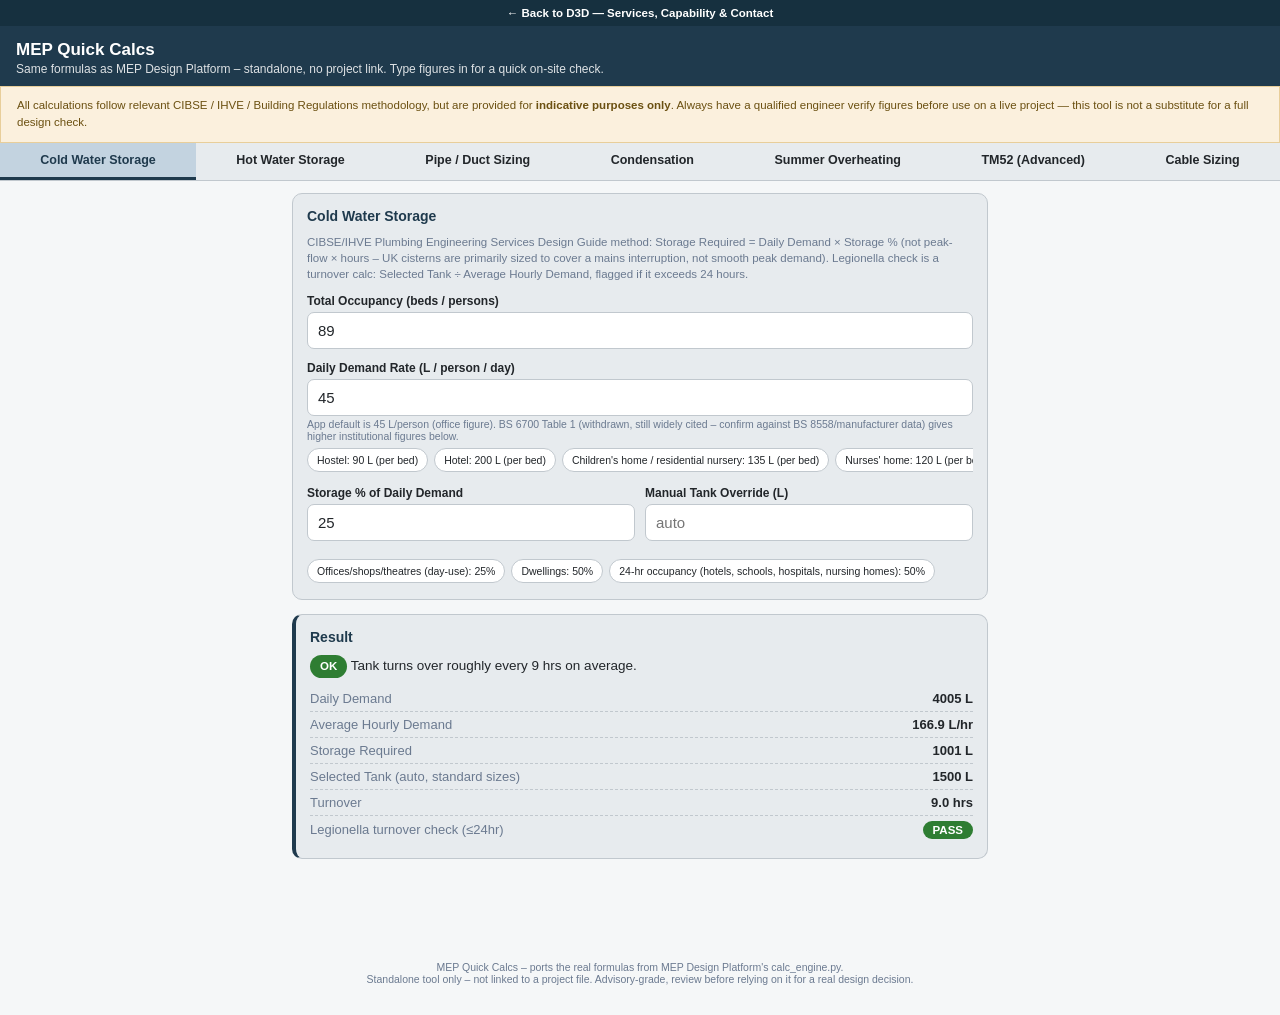
<file: tools-calculator.html>
<!DOCTYPE html>
<html lang="en">
<head>
<meta charset="UTF-8">
<meta name="viewport" content="width=device-width, initial-scale=1.0, maximum-scale=1">
<title>MEP Quick Calcs</title>
<link rel="manifest" href="/manifest.json">
<meta name="theme-color" content="#1F3A4D">
<link rel="icon" href="/icon-192.png">
<link rel="apple-touch-icon" href="/icon-192.png">
<meta name="mobile-web-app-capable" content="yes">
<meta name="apple-mobile-web-app-capable" content="yes">
<meta name="apple-mobile-web-app-status-bar-style" content="black-translucent">
<meta name="apple-mobile-web-app-title" content="MEP Calcs">
<style>
:root {
  --accent: #1F3A4D;
  --accent-dark: #16303F;
  --panel-bg: #E7EBEE;
  --content-bg: #F5F7F8;
  --border: #C1C8CE;
  --selected-bg: #C3D3E0;
  --section-header-bg: #3D5A6C;
  --text: #22262A;
  --input-bg: #FFFFFF;
  --muted: #6B7A90;
  --red: #C0392B;
  --amber: #B8860B;
  --green: #2E7D32;
}
@media (prefers-color-scheme: dark) {
  :root {
    --accent: #4F9FCB;
    --accent-dark: #3D7FA6;
    --panel-bg: #2A2E32;
    --content-bg: #191C1F;
    --border: #454B51;
    --selected-bg: #2F4E63;
    --section-header-bg: #2C4453;
    --text: #E6E9EB;
    --input-bg: #24272A;
    --muted: #9AA7B5;
  }
}
* { box-sizing: border-box; }
html, body {
  margin: 0; padding: 0;
  background: var(--content-bg);
  color: var(--text);
  font-family: -apple-system, "Segoe UI", Roboto, Tahoma, Arial, sans-serif;
  -webkit-tap-highlight-color: transparent;
}
header {
  background: var(--accent);
  color: #fff;
  padding: 14px 16px 10px;
  position: sticky; top: 0; z-index: 20;
}
header h1 {
  margin: 0 0 2px;
  font-size: 17px;
  font-weight: 600;
}
header p {
  margin: 0;
  font-size: 12px;
  opacity: 0.85;
}
nav.tabs {
  display: flex;
  overflow-x: auto;
  background: var(--panel-bg);
  border-bottom: 1px solid var(--border);
  position: sticky; top: 56px; z-index: 19;
  -webkit-overflow-scrolling: touch;
}
nav.tabs button {
  flex: 1 0 auto;
  min-width: 84px;
  padding: 10px 8px;
  border: none;
  background: transparent;
  color: var(--text);
  font-size: 12.5px;
  font-weight: 600;
  cursor: pointer;
  border-bottom: 3px solid transparent;
  white-space: nowrap;
}
nav.tabs button.active {
  color: var(--accent);
  border-bottom: 3px solid var(--accent);
  background: var(--selected-bg);
}
@media (prefers-color-scheme: dark) {
  nav.tabs button.active { color: var(--accent); }
}
main { padding: 12px; max-width: 720px; margin: 0 auto 60px; }
.panel { display: none; }
.panel.active { display: block; }
.subtabs {
  display: flex;
  gap: 6px;
  margin-bottom: 12px;
  flex-wrap: wrap;
}
.subtabs button {
  padding: 7px 12px;
  border-radius: 14px;
  border: 1px solid var(--border);
  background: var(--input-bg);
  color: var(--text);
  font-size: 12.5px;
  font-weight: 600;
  cursor: pointer;
}
.subtabs button.active {
  background: var(--accent);
  border-color: var(--accent);
  color: #fff;
}
.card {
  background: var(--panel-bg);
  border: 1px solid var(--border);
  border-radius: 10px;
  padding: 14px;
  margin-bottom: 14px;
}
.card h2 {
  font-size: 14px;
  margin: 0 0 10px;
  color: var(--accent);
}
.note {
  font-size: 11.5px;
  color: var(--muted);
  margin: 0 0 12px;
  line-height: 1.4;
}
.field { margin-bottom: 12px; }
.field label {
  display: block;
  font-size: 12px;
  font-weight: 600;
  margin-bottom: 4px;
}
.field .hint {
  font-size: 10.5px;
  color: var(--muted);
  font-weight: 400;
  display: block;
  margin-top: 2px;
}
.field input[type=number], .field select {
  width: 100%;
  padding: 9px 10px;
  font-size: 15px;
  border: 1px solid var(--border);
  border-radius: 7px;
  background: var(--input-bg);
  color: var(--text);
  -webkit-appearance: none;
  appearance: none;
}
.row2 { display: flex; gap: 10px; }
.row2 .field { flex: 1; min-width: 0; }
.quickpick {
  display: flex;
  gap: 6px;
  overflow-x: auto;
  padding-bottom: 2px;
  margin-top: 6px;
}
.quickpick button {
  flex: 0 0 auto;
  font-size: 10.5px;
  padding: 5px 9px;
  border-radius: 12px;
  border: 1px solid var(--border);
  background: var(--input-bg);
  color: var(--text);
  cursor: pointer;
  white-space: nowrap;
}
.results { margin-top: 4px; }
.results .card { border-left: 4px solid var(--accent); }
.resrow {
  display: flex;
  justify-content: space-between;
  align-items: baseline;
  padding: 5px 0;
  border-bottom: 1px dashed var(--border);
  font-size: 13px;
  gap: 10px;
}
.resrow:last-child { border-bottom: none; }
.resrow .k { color: var(--muted); }
.resrow .v { font-weight: 700; text-align: right; }
.badge {
  display: inline-block;
  padding: 3px 10px;
  border-radius: 12px;
  font-size: 11.5px;
  font-weight: 700;
  color: #fff;
}
.badge.pass { background: var(--green); }
.badge.warn { background: var(--amber); }
.badge.fail { background: var(--red); }
.verdict {
  font-size: 13.5px;
  margin-bottom: 8px;
  line-height: 1.5;
}
.status { font-size: 11.5px; margin-top: 6px; }
.status.ok { color: var(--green); }
.status.err { color: var(--red); }
.reclist { margin: 0; padding-left: 18px; font-size: 13px; line-height: 1.5; }
.reclist li { margin-bottom: 8px; }
.reclist li strong { color: var(--accent); }
footer {
  text-align: center;
  font-size: 10.5px;
  color: var(--muted);
  padding: 16px 20px 30px;
}
footer a { color: var(--accent); }
.d3d-back {
  display: block; text-align: center; font-size: 11.5px; font-weight: 600;
  color: #fff; background: var(--accent-dark); text-decoration: none; padding: 7px 10px;
}
.install-banner {
  display: flex; align-items: center; gap: 10px;
  background: var(--selected-bg); border-bottom: 1px solid var(--border);
  padding: 10px 14px; font-size: 12.5px; color: var(--text);
}
.install-banner span { flex: 1; line-height: 1.4; }
.install-banner button.install-btn {
  flex: none; border: none; border-radius: 7px; padding: 8px 14px;
  font-size: 12.5px; font-weight: 700; color: #fff; background: var(--accent);
  cursor: pointer; white-space: nowrap;
}
.install-banner button.install-dismiss {
  flex: none; border: none; background: transparent; color: var(--muted);
  font-size: 18px; line-height: 1; cursor: pointer; padding: 0 2px;
}
.disclaimer {
  background: #FBF0DD; border: 1px solid #E8CE9A; color: #6B5011;
  font-size: 11.5px; line-height: 1.5; padding: 10px 16px; margin: 0;
}
@media (prefers-color-scheme: dark) {
  .disclaimer { background: #3a3220; border-color: #5c4c25; color: #e6d3a0; }
}

/* ===== Cable Sizing (BS 7671) tab ===== */
#panel-cable{--cs-hi:#fff3cd}
@media (prefers-color-scheme:dark){#panel-cable{--cs-hi:#4a4220}}
#panel-cable .cs-grid{display:grid;grid-template-columns:1fr 1fr;gap:10px}
#panel-cable .cs-full{grid-column:1/-1}
#panel-cable label{display:block;font-size:12px;font-weight:600;margin-bottom:4px}
#panel-cable input[type=number],#panel-cable select{width:100%;padding:9px 10px;font-size:15px;border:1px solid var(--border);border-radius:7px;background:var(--input-bg);color:var(--text);-webkit-appearance:none;appearance:none}
#panel-cable input:disabled,#panel-cable select:disabled{opacity:.5}
#panel-cable label.cs-chk{display:flex;gap:8px;align-items:center;font-weight:400;margin:0}
#panel-cable label.cs-chk input{width:auto}
#panel-cable .cs-head{font-size:12.5px;color:var(--muted);line-height:1.5}
#panel-cable .cs-rec{font-size:21px;font-weight:700;margin:4px 0}
#panel-cable .cs-rec.ok{color:var(--green)}#panel-cable .cs-rec.bad{color:var(--red)}
#panel-cable .cs-tw{overflow-x:auto;-webkit-overflow-scrolling:touch}
#panel-cable table{border-collapse:collapse;width:100%;font-size:12px;white-space:nowrap}
#panel-cable th,#panel-cable td{padding:5px 7px;border-bottom:1px solid var(--border);text-align:center}
#panel-cable th{color:var(--muted);font-weight:600}
#panel-cable tr.cs-r td{background:var(--cs-hi);font-weight:700}
#panel-cable td.p{color:var(--green)}#panel-cable td.f{color:var(--red);font-weight:700}
#panel-cable .cs-warn{font-size:11.5px;color:var(--muted);margin:6px 0 0;line-height:1.45}
#panel-cable button{padding:9px 14px;border-radius:8px;border:1px solid var(--border);background:var(--input-bg);color:var(--text);font-size:13px;font-weight:600;cursor:pointer}
@media (max-width:520px){#panel-cable .cs-grid{grid-template-columns:1fr}}
</style>
</head>
<body>

<a class="d3d-back" href="tools.html">&larr; Back to D3D — Services, Capability &amp; Contact</a>
<header>
  <h1>MEP Quick Calcs</h1>
  <p>Same formulas as MEP Design Platform &ndash; standalone, no project link. Type figures in for a quick on-site check.</p>
</header>
<p class="disclaimer">All calculations follow relevant CIBSE / IHVE / Building Regulations methodology, but are provided for <strong>indicative purposes only</strong>. Always have a qualified engineer verify figures before use on a live project — this tool is not a substitute for a full design check.</p>

<div class="install-banner" id="installBanner" style="display:none;">
  <span id="installBannerText">&#128241; Add this to your home screen for one-tap access next time.</span>
  <button class="install-btn" id="installBtn" style="display:none;">Install</button>
  <button class="install-dismiss" id="installDismiss" aria-label="Dismiss">&times;</button>
</div>

<nav class="tabs">
  <button class="tab-btn active" data-tab="cws">Cold Water Storage</button>
  <button class="tab-btn" data-tab="hws">Hot Water Storage</button>
  <button class="tab-btn" data-tab="pds">Pipe / Duct Sizing</button>
  <button class="tab-btn" data-tab="cond">Condensation</button>
  <button class="tab-btn" data-tab="ovh">Summer Overheating</button>
  <button class="tab-btn" data-tab="tm52">TM52 (Advanced)</button>
  <button class="tab-btn" data-tab="cable">Cable Sizing</button>
</nav>

<main>

<!-- ============================= COLD WATER STORAGE ============================= -->
<section class="panel active" id="panel-cws">
  <div class="card">
    <h2>Cold Water Storage</h2>
    <p class="note">CIBSE/IHVE Plumbing Engineering Services Design Guide method: Storage Required = Daily Demand &times; Storage % (not peak-flow &times; hours &ndash; UK cisterns are primarily sized to cover a mains interruption, not smooth peak demand). Legionella check is a turnover calc: Selected Tank &divide; Average Hourly Demand, flagged if it exceeds 24 hours.</p>

    <div class="field">
      <label>Total Occupancy (beds / persons)</label>
      <input type="number" id="cws_occ" value="89" min="0" step="1">
    </div>

    <div class="field">
      <label>Daily Demand Rate (L / person / day)</label>
      <input type="number" id="cws_rate" value="45" min="0" step="0.5">
      <span class="hint">App default is 45 L/person (office figure). BS 6700 Table 1 (withdrawn, still widely cited &ndash; confirm against BS 8558/manufacturer data) gives higher institutional figures below.</span>
      <div class="quickpick" id="cws_rate_picks"></div>
    </div>

    <div class="row2">
      <div class="field">
        <label>Storage % of Daily Demand</label>
        <input type="number" id="cws_pct" value="25" min="0" max="200" step="1">
      </div>
      <div class="field">
        <label>Manual Tank Override (L)</label>
        <input type="number" id="cws_manual" placeholder="auto" min="0" step="1">
      </div>
    </div>
    <div class="quickpick" id="cws_pct_picks"></div>
  </div>

  <div class="results">
    <div class="card">
      <h2>Result</h2>
      <div id="cws_verdict" class="verdict"></div>
      <div class="resrow"><span class="k">Daily Demand</span><span class="v" id="cws_daily"></span></div>
      <div class="resrow"><span class="k">Average Hourly Demand</span><span class="v" id="cws_avghr"></span></div>
      <div class="resrow"><span class="k">Storage Required</span><span class="v" id="cws_req"></span></div>
      <div class="resrow"><span class="k">Selected Tank (auto, standard sizes)</span><span class="v" id="cws_tank"></span></div>
      <div class="resrow"><span class="k">Turnover</span><span class="v" id="cws_turnover"></span></div>
      <div class="resrow"><span class="k">Legionella turnover check (&le;24hr)</span><span class="v" id="cws_compliant"></span></div>
    </div>
  </div>
</section>

<!-- ============================= HOT WATER STORAGE ============================= -->
<section class="panel" id="panel-hws">
  <div class="card">
    <h2>Hot Water Storage</h2>
    <p class="note">CIBSE Guide G Section 2 / CIBSE Journal CPD Module 74 method: Daily Demand &rarr; Peak Period Demand (editable fraction &ndash; not a published standard figure) &rarr; Storage Required (grossed up by the 80% usable-storage/stratification factor) &rarr; Required Reheat kW to recover the selected volume within the peak period.</p>

    <div class="field">
      <label>Total Occupancy</label>
      <input type="number" id="hws_occ" value="89" min="0" step="1">
    </div>

    <div class="field">
      <label>Demand Rate (L / person / day)</label>
      <input type="number" id="hws_rate" value="40" min="0" step="0.5">
      <span class="hint">App default: 40 L/person (office, no canteen). No CIBSE Guide G-attributed care home figure exists &ndash; enter a project-specific rate.</span>
      <div class="quickpick" id="hws_rate_picks"></div>
    </div>

    <div class="row2">
      <div class="field">
        <label>Peak Demand Fraction (%)</label>
        <input type="number" id="hws_frac" value="33" min="0" max="100" step="1">
      </div>
      <div class="field">
        <label>Peak Period (hrs)</label>
        <input type="number" id="hws_period" value="2.0" min="0.1" step="0.1">
      </div>
    </div>

    <div class="row2">
      <div class="field">
        <label>Storage Temp (&deg;C)</label>
        <input type="number" id="hws_storet" value="60" step="0.5">
        <span class="hint">HSE ACOP L8/HSG274 minimum: 60&deg;C</span>
      </div>
      <div class="field">
        <label>Cold Feed Temp (&deg;C)</label>
        <input type="number" id="hws_feedt" value="10" step="0.5">
      </div>
    </div>

    <div class="field">
      <label>Manual Storage Override (L)</label>
      <input type="number" id="hws_manual" placeholder="auto" min="0" step="1">
    </div>
  </div>

  <div class="results">
    <div class="card">
      <h2>Result</h2>
      <div id="hws_verdict" class="verdict"></div>
      <div class="resrow"><span class="k">Daily Demand</span><span class="v" id="hws_daily"></span></div>
      <div class="resrow"><span class="k">Peak Period Demand</span><span class="v" id="hws_peak"></span></div>
      <div class="resrow"><span class="k">Storage Required</span><span class="v" id="hws_req"></span></div>
      <div class="resrow"><span class="k">Selected Storage</span><span class="v" id="hws_sel"></span></div>
      <div class="resrow"><span class="k">&Delta;T</span><span class="v" id="hws_dt"></span></div>
      <div class="resrow"><span class="k">Required Reheat</span><span class="v" id="hws_kw"></span></div>
      <div class="resrow"><span class="k">Storage &ge;60&deg;C (Legionella)</span><span class="v" id="hws_legionella"></span></div>
      <div class="resrow"><span class="k">Covers peak demand</span><span class="v" id="hws_peakcheck"></span></div>
    </div>
  </div>
</section>

<!-- ============================= PIPE / DUCT SIZING ============================= -->
<section class="panel" id="panel-pds">
  <div class="subtabs">
    <button class="sub-btn active" data-sub="pds-pipe" data-group="pds">Pipe</button>
    <button class="sub-btn" data-sub="pds-duct" data-group="pds">Duct</button>
  </div>

  <div class="subpanel active" id="pds-pipe">
    <div class="card">
      <h2>Pipe Sizing</h2>
      <p class="note">CIBSE Guide C Haaland equation (Ch.4, Eq 4.5) for the Darcy friction factor &ndash; smallest standard size whose friction pressure drop is at or below your target rate.</p>

      <div class="field">
        <label>Flow Rate (L/s)</label>
        <input type="number" id="pipe_flow" value="1.0" min="0" step="0.01">
      </div>
      <div class="row2">
        <div class="field">
          <label>Material</label>
          <select id="pipe_material">
            <option>Copper</option>
            <option>Steel</option>
            <option>Stainless Steel (Pressfit)</option>
          </select>
        </div>
        <div class="field">
          <label>Water Temp (&deg;C)</label>
          <input type="number" id="pipe_temp" value="10" step="0.5">
        </div>
      </div>
      <div class="field">
        <label>Target Friction Rate (Pa/m)</label>
        <input type="number" id="pipe_target" value="300" min="1" step="10">
      </div>
    </div>

    <div class="results">
      <div class="card">
        <h2>Result</h2>
        <div class="resrow"><span class="k">Selected Nominal Size</span><span class="v" id="pipe_size"></span></div>
        <div class="resrow"><span class="k">Velocity</span><span class="v" id="pipe_vel"></span></div>
        <div class="resrow"><span class="k">Reynolds Number</span><span class="v" id="pipe_re"></span></div>
        <div class="resrow"><span class="k">Friction Factor (&lambda;)</span><span class="v" id="pipe_lambda"></span></div>
        <div class="resrow"><span class="k">Pressure Drop</span><span class="v" id="pipe_dp"></span></div>
      </div>
    </div>
  </div>

  <div class="subpanel" id="pds-duct" style="display:none;">
    <div class="card">
      <h2>Duct Sizing</h2>
      <p class="note">Equal Friction Method, same simplified Darcy-Weisbach-based formula as the Ventilation Design tab &ndash; diameter solved directly at the target friction rate, rounded up to the nearest standard circular size.</p>

      <div class="field">
        <label>Required Airflow (L/s)</label>
        <input type="number" id="duct_flow" value="200" min="0" step="1">
      </div>
      <div class="field">
        <label>Target Friction Rate (Pa/m)</label>
        <input type="number" id="duct_target" value="1.0" min="0.1" step="0.1">
      </div>
    </div>

    <div class="results">
      <div class="card">
        <h2>Result</h2>
        <div class="resrow"><span class="k">Calculated Diameter (raw)</span><span class="v" id="duct_raw"></span></div>
        <div class="resrow"><span class="k">Selected Standard Size</span><span class="v" id="duct_size"></span></div>
        <div class="resrow"><span class="k">Velocity (at selected size)</span><span class="v" id="duct_vel"></span></div>
      </div>
    </div>
  </div>
</section>

<!-- ============================= CONDENSATION ============================= -->
<section class="panel" id="panel-cond">
  <div class="subtabs">
    <button class="sub-btn active" data-sub="cond-pipe" data-group="cond">Pipe</button>
    <button class="sub-btn" data-sub="cond-duct" data-group="cond">Duct</button>
    <button class="sub-btn" data-sub="cond-room" data-group="cond">Room Surface</button>
  </div>

  <!-- ---- Pipe condensation ---- -->
  <div class="subpanel active" id="cond-pipe">
    <div class="card">
      <h2>Pipe Insulation Condensation Risk</h2>
      <p class="note">Checks an insulated pipe's outer surface temperature against the dew point of the surrounding air (BS 5422-style, radial/cylindrical resistance network) &ndash; CIBSE Guide C Table 3.25 film coefficients.</p>

      <div class="row2">
        <div class="field">
          <label>Fluid Temperature (&deg;C)</label>
          <input type="number" id="cpipe_fluid" value="6.0" step="0.5">
        </div>
        <div class="field">
          <label>Ambient Temperature (&deg;C)</label>
          <input type="number" id="cpipe_amb" value="24.0" step="0.5">
        </div>
      </div>
      <div class="field">
        <label>Ambient RH (%)</label>
        <input type="number" id="cpipe_rh" value="50" min="1" max="100" step="1">
      </div>
      <div class="row2">
        <div class="field">
          <label>Pipe Material</label>
          <select id="cpipe_material"><option>Copper</option><option>Steel</option></select>
        </div>
        <div class="field">
          <label>Nominal Size</label>
          <select id="cpipe_size"></select>
        </div>
      </div>
      <div class="row2">
        <div class="field">
          <label>Insulation Thickness (mm)</label>
          <input type="number" id="cpipe_thick" value="25" min="0" step="1">
        </div>
        <div class="field">
          <label>Insulation &lambda; (W/mK)</label>
          <input type="number" id="cpipe_k" value="0.036" min="0.001" step="0.001">
        </div>
      </div>
      <div class="field">
        <label>Jacket / Finish</label>
        <select id="cpipe_jacket">
          <option value="10.0">Non-reflective jacket (PVC/canvas)</option>
          <option value="5.7">Reflective jacket (foil-faced)</option>
        </select>
      </div>
    </div>

    <div class="results">
      <div class="card">
        <div id="cpipe_verdict" class="verdict"></div>
        <div class="resrow"><span class="k">Surface Temperature</span><span class="v" id="cpipe_surf"></span></div>
        <div class="resrow"><span class="k">Dew Point</span><span class="v" id="cpipe_dew"></span></div>
        <div class="resrow"><span class="k">Margin</span><span class="v" id="cpipe_margin"></span></div>
        <div class="resrow"><span class="k">Min. thickness to clear dew point</span><span class="v" id="cpipe_req"></span></div>
      </div>
    </div>
  </div>

  <!-- ---- Duct condensation ---- -->
  <div class="subpanel" id="cond-duct" style="display:none;">
    <div class="card">
      <h2>Duct Insulation Condensation Risk</h2>
      <p class="note">Same dew-point/bisection method as the pipe check, but a planar (not radial) series-resistance calc &ndash; a duct's insulation wraps large, close-to-flat panel faces, so no diameter/OD input is needed. (New in v2.232.)</p>

      <div class="row2">
        <div class="field">
          <label>Duct Air Temperature (&deg;C)</label>
          <input type="number" id="cduct_air" value="17.0" step="0.5">
        </div>
        <div class="field">
          <label>Ambient Temperature (&deg;C)</label>
          <input type="number" id="cduct_amb" value="29.0" step="0.5">
        </div>
      </div>
      <div class="field">
        <label>Ambient RH (%)</label>
        <input type="number" id="cduct_rh" value="50" min="1" max="100" step="1">
      </div>
      <div class="row2">
        <div class="field">
          <label>Insulation Thickness (mm)</label>
          <input type="number" id="cduct_thick" value="25" min="0" step="1">
        </div>
        <div class="field">
          <label>Insulation &lambda; (W/mK)</label>
          <input type="number" id="cduct_k" value="0.040" min="0.001" step="0.001">
        </div>
      </div>
      <div class="field">
        <label>Jacket / Finish</label>
        <select id="cduct_jacket">
          <option value="10.0">Non-reflective jacket (PVC/canvas)</option>
          <option value="5.7">Reflective jacket (foil-faced)</option>
        </select>
      </div>
    </div>

    <div class="results">
      <div class="card">
        <div id="cduct_verdict" class="verdict"></div>
        <div class="resrow"><span class="k">Surface Temperature</span><span class="v" id="cduct_surf"></span></div>
        <div class="resrow"><span class="k">Dew Point</span><span class="v" id="cduct_dew"></span></div>
        <div class="resrow"><span class="k">Margin</span><span class="v" id="cduct_margin"></span></div>
        <div class="resrow"><span class="k">Min. thickness to clear dew point</span><span class="v" id="cduct_req"></span></div>
      </div>
    </div>
  </div>

  <!-- ---- Room surface condensation ---- -->
  <div class="subpanel" id="cond-room" style="display:none;">
    <div class="card">
      <h2>Room Surface Condensation Risk</h2>
      <p class="note">Single-surface version of the Psychrometric Chart's Room Surface Condensation Risk check (BS EN ISO 13788 temperature factor method). Winter conditions &ndash; surface condensation is a cold-surface/warm-humid-air problem, worst case in winter.</p>

      <div class="row2">
        <div class="field">
          <label>Internal Temp (&deg;C)</label>
          <input type="number" id="croom_int" value="24.0" step="0.5">
        </div>
        <div class="field">
          <label>Internal RH (%)</label>
          <input type="number" id="croom_rh" value="50" min="1" max="100" step="1">
        </div>
      </div>
      <div class="row2">
        <div class="field">
          <label>External Temp (&deg;C)</label>
          <input type="number" id="croom_ext" value="-3.0" step="0.5">
          <span class="hint">UK winter design default: -3&deg;C</span>
        </div>
        <div class="field">
          <label>Element U-value (W/m&sup2;K)</label>
          <input type="number" id="croom_u" value="0.30" min="0.01" step="0.01">
        </div>
      </div>
    </div>

    <div class="results">
      <div class="card">
        <div id="croom_verdict" class="verdict"></div>
        <div class="resrow"><span class="k">Internal Surface Temperature</span><span class="v" id="croom_tsi"></span></div>
        <div class="resrow"><span class="k">Dew Point</span><span class="v" id="croom_dew"></span></div>
        <div class="resrow"><span class="k">f<sub>Rsi</sub></span><span class="v" id="croom_frsi"></span></div>
        <div class="resrow"><span class="k">Margin</span><span class="v" id="croom_margin"></span></div>
        <div class="resrow"><span class="k">Mould risk (f<sub>Rsi</sub> &lt; 0.75, BS 5250 dwellings)</span><span class="v" id="croom_mould"></span></div>
      </div>
    </div>
  </div>
</section>

<!-- ============================= SUMMER OVERHEATING ============================= -->
<section class="panel" id="panel-ovh">
  <div class="card">
    <h2>Summer Overheating Quick Check</h2>
    <p class="note">Indicative screening only, in the spirit of CIBSE TM59 / Part O &ndash; a weighted risk score from glazing exposure, fabric, ventilation and gains, calibrated against representative UK regional summer conditions. This does not model hourly weather, thermal mass or transient effects &ndash; it is not a dynamic simulation and not a substitute for a full TM59 assessment.</p>

    <div class="field">
      <label>Location</label>
      <select id="ovh_location">
        <option value="1.00">South East England (incl. London)</option>
        <option value="0.90">South West England</option>
        <option value="0.94">Midlands</option>
        <option value="0.83">North West England</option>
        <option value="0.81">North East England &amp; Yorkshire</option>
        <option value="0.76">Wales</option>
        <option value="0.74">Scotland</option>
        <option value="0.72">Northern Ireland</option>
      </select>
      <span class="hint">Sets a typical regional summer solar exposure factor, relative to the sunniest UK region. Indicative &ndash; use project-specific data if available.</span>
    </div>

    <div class="field">
      <label>Room type</label>
      <select id="ovh_roomtype">
        <option value="bedroom">Bedroom (overnight comfort &ndash; stricter limit)</option>
        <option value="living">Living room / other habitable room</option>
      </select>
    </div>

    <div class="row2">
      <div class="field">
        <label>Floor Area (m&sup2;)</label>
        <input type="number" id="ovh_floor" value="14" min="1" step="0.5">
      </div>
      <div class="field">
        <label>Window Area (m&sup2;)</label>
        <input type="number" id="ovh_window" value="2.5" min="0" step="0.1">
      </div>
    </div>

    <div class="row2">
      <div class="field">
        <label>Predominant Orientation</label>
        <select id="ovh_orient">
          <option value="1.0">South</option>
          <option value="0.85">South-East / South-West</option>
          <option value="0.65">East / West</option>
          <option value="0.3">North</option>
        </select>
      </div>
      <div class="field">
        <label>Glazing (g-value)</label>
        <select id="ovh_glazing">
          <option value="0.85">Single glazing</option>
          <option value="0.76" selected>Standard double glazing</option>
          <option value="0.40">Double glazing, solar control</option>
          <option value="0.50">Triple glazing</option>
        </select>
      </div>
    </div>

    <div class="row2">
      <div class="field">
        <label>Shading</label>
        <select id="ovh_shading">
          <option value="0">None</option>
          <option value="0.2">Some (overhang, blinds)</option>
          <option value="0.4">Good external shading</option>
        </select>
      </div>
      <div class="field">
        <label>Top floor (exposed roof above)?</label>
        <select id="ovh_topfloor">
          <option value="no">No</option>
          <option value="yes">Yes</option>
        </select>
      </div>
    </div>

    <div class="field">
      <label>External Wall U-value (W/m&sup2;K)</label>
      <select id="ovh_wallu">
        <option value="2.1">Solid wall, uninsulated (pre-1920)</option>
        <option value="1.5">Cavity wall, uninsulated</option>
        <option value="0.45" selected>Cavity wall, insulated (post-1990s)</option>
        <option value="0.25">New build / recently retrofitted</option>
      </select>
      <span class="hint">Heavier, uninsulated fabric buffers peaks and loses heat faster overnight; well-insulated, low-mass construction tends to retain gains &ndash; a recognised TM59 risk factor, not an oversight.</span>
    </div>

    <div class="row2">
      <div class="field">
        <label>Ventilation strategy</label>
        <select id="ovh_vent">
          <option value="4">Openable windows, good cross-flow</option>
          <option value="2.5" selected>Openable windows, limited flow</option>
          <option value="1.2">Trickle vents only / restricted opening</option>
          <option value="2">MVHR (filtered mechanical ventilation)</option>
        </select>
      </div>
      <div class="field">
        <label>Internal gains (people + electronics)</label>
        <select id="ovh_gains">
          <option value="120">Low</option>
          <option value="200" selected>Typical</option>
          <option value="320">High</option>
        </select>
      </div>
    </div>
  </div>

  <div class="results">
    <div class="card">
      <h2>Result</h2>
      <div id="ovh_verdict" class="verdict"></div>
      <div class="resrow"><span class="k">Glazing &amp; solar exposure</span><span class="v" id="ovh_glazingpts"></span></div>
      <div class="resrow"><span class="k">Fabric &amp; roof</span><span class="v" id="ovh_fabricpts"></span></div>
      <div class="resrow"><span class="k">Ventilation (mitigating)</span><span class="v" id="ovh_ventpts"></span></div>
      <div class="resrow"><span class="k">Internal gains</span><span class="v" id="ovh_gainspts"></span></div>
      <div class="resrow"><span class="k">Total indicative risk score</span><span class="v" id="ovh_total"></span></div>
      <div class="resrow"><span class="k">Risk band</span><span class="v" id="ovh_band"></span></div>
    </div>
  </div>
</section>

<section class="panel" id="panel-tm52">
  <div class="card">
    <h2>TM52 Overheating Assessment (Commercial &ndash; Advanced)</h2>
    <p class="note">Uses the real CIBSE TM52 adaptive-comfort formulas (running mean outdoor temperature, the three exceedance criteria) applied to actual hourly weather data via a simplified single-zone thermal model. This is a screening-grade engineering tool, not a validated dynamic simulation &ndash; it does not replace IES-VE / DesignBuilder / TAS for a real Part O or planning submission, and unless you upload a licensed CIBSE DSY file, the weather data is an illustrative representative profile, not official DSY data.</p>

    <div class="field">
      <label>Weather data source</label>
      <select id="tm52_wxsource">
        <option value="upload">Upload my own EPW file (recommended for real projects)</option>
        <option value="preset" selected>Representative UK region profile (illustrative, not a licensed DSY)</option>
      </select>
    </div>

    <div class="field" id="tm52_uploadfield" style="display:none;">
      <label>EPW file</label>
      <input type="file" id="tm52_epwfile" accept=".epw,.txt">
      <span class="hint">A full annual (8760-hour) EnergyPlus Weather (.epw) file &ndash; e.g. your licensed CIBSE DSY1 file, or a TMY-style file for early-stage screening.</span>
      <div id="tm52_wxstatus" class="status"></div>
    </div>

    <div class="field" id="tm52_presetfield">
      <label>Region</label>
      <select id="tm52_region">
        <option value="0" data-factor="1.00" data-lat="51.5" data-lon="-0.12">South East England (incl. London)</option>
        <option value="1" data-factor="0.90" data-lat="50.7" data-lon="-3.5">South West England</option>
        <option value="2" data-factor="0.94" data-lat="52.5" data-lon="-1.9">Midlands</option>
        <option value="3" data-factor="0.83" data-lat="53.5" data-lon="-2.4">North West England</option>
        <option value="4" data-factor="0.81" data-lat="53.8" data-lon="-1.5">North East England &amp; Yorkshire</option>
        <option value="5" data-factor="0.76" data-lat="52.1" data-lon="-3.8">Wales</option>
        <option value="6" data-factor="0.74" data-lat="56.5" data-lon="-4.2">Scotland</option>
        <option value="7" data-factor="0.72" data-lat="54.6" data-lon="-5.9">Northern Ireland</option>
      </select>
      <span class="hint">Generates an illustrative representative summer profile scaled for the region &ndash; for a real compliance submission, upload a licensed CIBSE DSY EPW file instead.</span>
      <div id="tm52_presetstatus" class="status"></div>
    </div>
  </div>

  <div class="card">
    <h2>Room / space</h2>
    <div class="row2">
      <div class="field"><label>Floor Area (m&sup2;)</label><input type="number" id="tm52_floor" value="20" min="1" step="0.5"></div>
      <div class="field"><label>Room Height (m)</label><input type="number" id="tm52_height" value="2.7" min="2" step="0.1"></div>
    </div>
    <div class="field">
      <label>Construction / thermal mass</label>
      <select id="tm52_mass">
        <option value="light">Lightweight (timber frame, dry-lined)</option>
        <option value="medium" selected>Medium (masonry cavity)</option>
        <option value="heavy">Heavyweight (exposed concrete/masonry)</option>
      </select>
    </div>
    <div class="row2">
      <div class="field"><label>External Wall Area (m&sup2;)</label><input type="number" id="tm52_wallarea" value="15" min="0" step="0.5"></div>
      <div class="field"><label>Wall U-value (W/m&sup2;K)</label><input type="number" id="tm52_wallu" value="0.3" min="0.1" step="0.05"></div>
    </div>
    <div class="row2">
      <div class="field">
        <label>Top floor (exposed roof above)?</label>
        <select id="tm52_topfloor"><option value="no">No</option><option value="yes">Yes</option></select>
      </div>
      <div class="field"><label>Roof U-value (W/m&sup2;K)</label><input type="number" id="tm52_roofu" value="0.18" min="0.05" step="0.05"></div>
    </div>
    <div class="field">
      <label>Ventilation rate (ACH)</label>
      <input type="number" id="tm52_ach" value="4" min="0.3" step="0.1">
      <div class="quickpick">
        <button type="button" data-set="tm52_ach" data-val="1.5">Trickle only (1.5)</button>
        <button type="button" data-set="tm52_ach" data-val="2.5">Restricted opening (2.5)</button>
        <button type="button" data-set="tm52_ach" data-val="4">Good cross-flow (4)</button>
        <button type="button" data-set="tm52_ach" data-val="8">High / assisted (8)</button>
      </div>
    </div>
    <div class="row2">
      <div class="field"><label>Internal gains (W, occupied)</label><input type="number" id="tm52_gains" value="300" min="0" step="10"></div>
      <div class="field">
        <label>Occupied days</label>
        <select id="tm52_days"><option value="weekdays" selected>Weekdays (Mon&ndash;Fri)</option><option value="everyday">Every day</option></select>
      </div>
    </div>
    <div class="row2">
      <div class="field"><label>Occupied from (hour, 24h)</label><input type="number" id="tm52_starthour" value="8" min="0" max="23" step="1"></div>
      <div class="field"><label>Occupied to (hour, 24h)</label><input type="number" id="tm52_endhour" value="18" min="1" max="24" step="1"></div>
    </div>
  </div>

  <div class="card">
    <h2>Windows</h2>
    <div class="row2">
      <div class="field"><label>Window 1 orientation</label>
        <select id="tm52_w1orient"><option>N</option><option>NE</option><option>E</option><option>SE</option><option selected>S</option><option>SW</option><option>W</option><option>NW</option></select>
      </div>
      <div class="field"><label>Window 1 area (m&sup2;)</label><input type="number" id="tm52_w1area" value="4" min="0" step="0.1"></div>
    </div>
    <div class="row2">
      <div class="field"><label>Glazing type</label>
        <select id="tm52_w1glazing">
          <option value="0.85|4.8">Single glazing</option>
          <option value="0.76|2.8" selected>Standard double glazing</option>
          <option value="0.40|1.6">Double glazing, solar control / Low-E</option>
          <option value="0.50|0.9">Triple glazing</option>
          <option value="custom">Custom (enter my own g &amp; U-value)</option>
        </select>
        <span class="hint">Sets a typical g-value (solar heat gain) and U-value (conduction) together. g-value drives overheating risk far more than U-value &ndash; use Custom if you have exact manufacturer figures.</span>
      </div>
      <div class="field"><label>Shading</label>
        <select id="tm52_w1shade"><option value="0">None</option><option value="0.2" selected>Some (overhang, blinds)</option><option value="0.4">Good external shading</option></select>
      </div>
    </div>
    <div class="row2" id="tm52_w1custom" style="display:none;">
      <div class="field"><label>Custom g-value</label><input type="number" id="tm52_w1g_custom" value="0.76" min="0.1" max="0.95" step="0.01"></div>
      <div class="field"><label>Custom U-value (W/m&sup2;K)</label><input type="number" id="tm52_w1u_custom" value="1.4" min="0.4" step="0.1"></div>
    </div>

    <div class="row2">
      <div class="field"><label>Window 2 orientation (optional, 0 area = none)</label>
        <select id="tm52_w2orient"><option>N</option><option>NE</option><option>E</option><option>SE</option><option>S</option><option>SW</option><option selected>W</option><option>NW</option></select>
      </div>
      <div class="field"><label>Window 2 area (m&sup2;)</label><input type="number" id="tm52_w2area" value="0" min="0" step="0.1"></div>
    </div>
    <div class="row2">
      <div class="field"><label>Glazing type</label>
        <select id="tm52_w2glazing">
          <option value="0.85|4.8">Single glazing</option>
          <option value="0.76|2.8" selected>Standard double glazing</option>
          <option value="0.40|1.6">Double glazing, solar control / Low-E</option>
          <option value="0.50|0.9">Triple glazing</option>
          <option value="custom">Custom (enter my own g &amp; U-value)</option>
        </select>
      </div>
      <div class="field"><label>Shading</label>
        <select id="tm52_w2shade"><option value="0">None</option><option value="0.2" selected>Some (overhang, blinds)</option><option value="0.4">Good external shading</option></select>
      </div>
    </div>
    <div class="row2" id="tm52_w2custom" style="display:none;">
      <div class="field"><label>Custom g-value</label><input type="number" id="tm52_w2g_custom" value="0.76" min="0.1" max="0.95" step="0.01"></div>
      <div class="field"><label>Custom U-value (W/m&sup2;K)</label><input type="number" id="tm52_w2u_custom" value="1.4" min="0.4" step="0.1"></div>
    </div>
  </div>

  <div class="results">
    <div class="card">
      <h2>Result</h2>
      <div id="tm52_verdict" class="verdict">Upload an EPW file or select a region profile to see results.</div>
      <div class="resrow"><span class="k">Criterion 1 &ndash; Hours of Exceedance (&le;3%)</span><span class="v" id="tm52_c1"></span></div>
      <div class="resrow"><span class="k">Criterion 2 &ndash; Daily Weighted Exceedance (&le;6)</span><span class="v" id="tm52_c2"></span></div>
      <div class="resrow"><span class="k">Criterion 3 &ndash; Upper Limit (never exceeded)</span><span class="v" id="tm52_c3"></span></div>
      <div class="resrow"><span class="k">Peak operative temperature (assessment period)</span><span class="v" id="tm52_peak"></span></div>
      <div class="resrow"><span class="k">Overall</span><span class="v" id="tm52_overall"></span></div>
    </div>
    <div class="card" id="tm52_recscard" style="display:none;">
      <h2>Recommendations</h2>
      <p class="note">In the order CIBSE / Approved Document O require them to be considered: reduce unwanted solar and internal heat gains first, then remove heat through ventilation, and treat mechanical cooling as a last resort.</p>
      <ul id="tm52_reclist" class="reclist"></ul>
    </div>
  </div>
</section>

<!-- ============================= CABLE SIZING (BS 7671) ============================= -->
<section class="panel" id="panel-cable">
 <div class="card">
  <h2>Load and protection</h2>
  <div class="cs-grid">
   <div><label for="cs-phase">Supply</label><select id="cs-phase"><option value="1">Single-phase 230 V</option><option value="3">Three-phase 400 V</option></select></div>
   <div><label for="cs-kw">Load power (kW)</label><input id="cs-kw" type="number" inputmode="decimal" step="any" value="7.2"></div>
   <div class="cs-full"><label class="cs-chk"><input id="cs-ibchk" type="checkbox"> Enter design current Ib directly</label></div>
   <div><label for="cs-ib">Ib (A)</label><input id="cs-ib" type="number" inputmode="decimal" step="any" value="30"></div>
   <div><label for="cs-pf">Power factor</label><input id="cs-pf" type="number" inputmode="decimal" step="0.05" value="1"></div>
   <div><label for="cs-eff">Efficiency</label><input id="cs-eff" type="number" inputmode="decimal" step="0.05" value="1"></div>
   <div><label for="cs-dev">Device curve</label><select id="cs-dev"><option>B</option><option>C</option><option>D</option><option value="OTHER">Other (fuse / MCCB)</option></select></div>
   <div><label class="cs-chk" style="margin-top:22px"><input id="cs-inauto" type="checkbox" checked> Auto-select In</label></div>
   <div><label for="cs-in">In (A)</label><input id="cs-in" type="number" inputmode="decimal" step="any" value="32"></div>
   <div class="cs-full"><label class="cs-chk"><input id="cs-3036" type="checkbox"> BS 3036 rewirable fuse (Cc 0.725)</label></div>
   <div><label for="cs-ozs">Zs max, other (&Omega;)</label><input id="cs-ozs" type="number" inputmode="decimal" step="any" value="1"></div>
   <div><label for="cs-ot">Disconnect time, other (s)</label><input id="cs-ot" type="number" inputmode="decimal" step="any" value="0.4"></div>
  </div>
 </div>
 <div class="card">
  <h2>Cable and installation</h2>
  <div class="cs-grid">
   <div class="cs-full"><label for="cs-cable">Cable</label><select id="cs-cable"></select></div>
   <div class="cs-full"><label for="cs-method">Installation method</label><select id="cs-method"></select></div>
   <div><label for="cs-amb">Ambient air (&deg;C)</label><input id="cs-amb" type="number" inputmode="decimal" step="5" value="30"></div>
   <div><label for="cs-gnd">Ground temp (&deg;C)</label><input id="cs-gnd" type="number" inputmode="decimal" step="5" value="20"></div>
   <div><label for="cs-grp">Grouping</label><select id="cs-grp"><option value="bunched">Bunched / enclosed</option><option value="single_layer">Single layer, clipped</option><option value="custom">Custom Cg</option></select></div>
   <div><label for="cs-n">Circuits grouped</label><input id="cs-n" type="number" inputmode="numeric" min="1" step="1" value="1"></div>
   <div><label for="cs-cg">Custom Cg</label><input id="cs-cg" type="number" inputmode="decimal" step="0.05" value="1"></div>
   <div><label for="cs-ins">Thermal insulation</label><select id="cs-ins"></select></div>
   <div><label for="cs-len">Route length (m)</label><input id="cs-len" type="number" inputmode="decimal" step="any" value="18"></div>
   <div><label for="cs-use">Circuit use</label><select id="cs-use"><option value="other">Other (5 %)</option><option value="lighting">Lighting (3 %)</option></select></div>
   <div class="cs-full"><label class="cs-chk"><input id="cs-priv" type="checkbox"> Private supply (6 % / 8 % limits)</label></div>
   <div><label for="cs-ze">Ze at origin (&Omega;)</label><input id="cs-ze" type="number" inputmode="decimal" step="0.05" value="0.35"></div>
   <div><label class="cs-chk" style="margin-top:22px"><input id="cs-ipfchk" type="checkbox"> Check at Ipf</label></div>
   <div><label for="cs-ipf">Ipf (kA)</label><input id="cs-ipf" type="number" inputmode="decimal" step="any" value="6"></div>
  </div>
 </div>
 <div class="card" style="border-left:4px solid var(--accent)">
  <div id="cs-head" class="cs-head"></div>
  <div id="cs-rec" class="cs-rec"></div>
  <div id="cs-sub" class="cs-head"></div>
  <div class="cs-tw" style="margin-top:10px"><table id="cs-tab"></table></div>
  <div id="cs-warn" class="cs-warn"></div>
  <div style="margin-top:10px"><button id="cs-copy" type="button">Copy summary</button></div>
 </div>
 <p class="note">Indicative only. Ratings are manufacturer data (sources below); correction factors and Zs limits use the published formulae. Always verify against the current BS 7671 and the cable data sheet before issuing a design.</p>
 <p class="note" id="cs-src"></p>
</section>

</main>

<footer>
  MEP Quick Calcs &ndash; ports the real formulas from MEP Design Platform's calc_engine.py.<br>
  Standalone tool only &ndash; not linked to a project file. Advisory-grade, review before relying on it for a real design decision.
</footer>

<script>
// =====================================================================
// Shared reference data - ported 1:1 from reference_data.py
// =====================================================================
const STANDARD_TANK_SIZES = [13500, 9000, 6000, 4500, 3000, 2250, 1500, 1000, 500, 100];
const COLD_WATER_STORAGE_REFERENCE = [
  ["Hostel", 90, "per bed"],
  ["Hotel", 200, "per bed"],
  ["Children's home / residential nursery", 135, "per bed"],
  ["Nurses' home", 120, "per bed"],
  ["Nursing / convalescent home", 135, "per bed"],
  ["Day school (nursery/primary/secondary)", 15, "per pupil"],
  ["Boarding school", 90, "per pupil"],
  ["Office - with canteen", 45, "per employee"],
  ["Office - without canteen", 40, "per employee"],
];
const COLD_WATER_STORAGE_PERIOD_REFERENCE = [
  ["Offices/shops/theatres (day-use)", 25],
  ["Dwellings", 50],
  ["24-hr occupancy (hotels, schools, hospitals, nursing homes)", 50],
];
const HOT_WATER_DEMAND_RATE_REFERENCE = [
  ["Office - without canteen", 40],
  ["Office - with canteen", 45],
  ["Hotel - Budget", 135],
  ["Hotel - Travel Inn type", 150],
  ["Hospital - District General", 600],
  ["Hospital - Surgical ward", 250],
  ["Hospital - Medical ward", 220],
  ["School - Nursery/Primary", 15],
  ["School - Secondary", 20],
];
const HOT_WATER_STRATIFICATION_FACTOR = 0.8;
const HOT_WATER_SPECIFIC_HEAT_KJ_PER_KGK = 4.186;

const WATER_PROPERTIES_TABLE = {
  10: [999.7, 1.3004], 20: [999.8, 1.0022], 40: [992.2, 0.6561],
  50: [988.0, 0.5506], 60: [983.2, 0.4709], 70: [977.8, 0.4091],
  80: [971.8, 0.3612], 90: [965.3, 0.3222],
};
const PIPE_ROUGHNESS_MM = { "Copper": 0.0015, "Steel": 0.045, "Stainless Steel (Pressfit)": 0.0015 };
const COPPER_PIPE_SIZES_MM = { 15: 13.6, 22: 20.2, 28: 26.2, 35: 33.0, 42: 40.0, 54: 52.0, 66.7: 64.3, 76.1: 73.1, 108: 105.0, 133: 130.0 };
const STEEL_PIPE_SIZES_MM = { 15: 15.8, 20: 21.0, 25: 26.6, 32: 35.2, 40: 41.0, 50: 52.9, 65: 68.7, 80: 80.8, 100: 105.4, 125: 130.9, 150: 155.4 };
const STANDARD_DUCT_SIZES = [100, 125, 150, 200, 250, 315, 400, 500];

const STEEL_PIPE_OD_MM = { 15: 21.7, 20: 27.2, 25: 34.2, 32: 42.9, 40: 48.8, 50: 60.8, 65: 76.6, 80: 89.5, 100: 114.9, 125: 140.6, 150: 165.1 };
// Nominal copper size IS its own OD (see reference_data.py's note above STAINLESS_PRESSFIT_PIPE_SIZES_MM)
const DEFAULT_PIPE_INSULATION_K_W_MK = 0.036;
const DEFAULT_DUCT_INSULATION_K_W_MK = 0.040;

const RISK_RED = "#C0392B", RISK_AMBER = "#B8860B", RISK_GREEN = "#2E7D32";

// =====================================================================
// Shared physics - ported 1:1 from calc_engine.py
// =====================================================================
function saturatedVapourPressureKpa(thetaC) {
  const T = thetaC + 273.16;
  const logPs = 30.59051 - 8.2 * Math.log10(T) + 2.4804e-3 * T - 3142.31 / T;
  return Math.pow(10, logPs);
}
function moistureContentKgKg(thetaC, pctSat, pressureKpa = 101.325, fs = 1.0) {
  const ps = saturatedVapourPressureKpa(thetaC);
  const gs = 0.62197 * fs * ps / (pressureKpa - fs * ps);
  return (pctSat / 100.0) * gs;
}
function dewPointTemperatureC(thetaC, pctSat, pressureKpa = 101.325, fs = 1.0) {
  const g = moistureContentKgKg(thetaC, pctSat, pressureKpa, fs);
  if (g <= 0) return -60.0;
  let lo = -60.0, hi = thetaC;
  for (let i = 0; i < 60; i++) {
    const mid = (lo + hi) / 2.0;
    const gSatMid = moistureContentKgKg(mid, 100.0, pressureKpa, fs);
    if (gSatMid < g) lo = mid; else hi = mid;
  }
  return (lo + hi) / 2.0;
}
function waterProperties(tempC) {
  const points = Object.keys(WATER_PROPERTIES_TABLE).map(Number).sort((a, b) => a - b);
  if (tempC <= points[0]) { const [d, v] = WATER_PROPERTIES_TABLE[points[0]]; return [d, v * 1e-6]; }
  if (tempC >= points[points.length - 1]) { const [d, v] = WATER_PROPERTIES_TABLE[points[points.length - 1]]; return [d, v * 1e-6]; }
  for (let i = 0; i < points.length - 1; i++) {
    const t0 = points[i], t1 = points[i + 1];
    if (t0 <= tempC && tempC <= t1) {
      const [d0, v0] = WATER_PROPERTIES_TABLE[t0], [d1, v1] = WATER_PROPERTIES_TABLE[t1];
      const frac = (tempC - t0) / (t1 - t0);
      return [d0 + frac * (d1 - d0), (v0 + frac * (v1 - v0)) * 1e-6];
    }
  }
  const [d, v] = WATER_PROPERTIES_TABLE[points[points.length - 1]];
  return [d, v * 1e-6];
}
function calculatePipeFriction(flowLs, diameterMm, tempC, roughnessMm) {
  const [density, kinVisc] = waterProperties(tempC);
  const dM = diameterMm / 1000;
  const areaM2 = Math.PI * Math.pow(dM / 2, 2);
  const velocity = areaM2 > 0 ? (flowLs / 1000) / areaM2 : 0.0;
  if (velocity <= 0 || kinVisc <= 0) return { velocity_ms: 0, reynolds_number: 0, friction_factor: 0, pressure_drop_pa_per_m: 0 };
  const reynolds = velocity * dM / kinVisc;
  const kOverD = roughnessMm / diameterMm;
  const invSqrtLambda = -1.8 * Math.log10(6.9 / reynolds + Math.pow(kOverD / 3.71, 1.11));
  const frictionFactor = 1 / Math.pow(invSqrtLambda, 2);
  const pressureDropPerM = frictionFactor * (density * Math.pow(velocity, 2) / 2) / dM;
  return {
    velocity_ms: round(velocity, 3), reynolds_number: round(reynolds, 0),
    friction_factor: round(frictionFactor, 5), pressure_drop_pa_per_m: round(pressureDropPerM, 1),
  };
}
function pipeSizesForMaterial(material) {
  return { "Copper": COPPER_PIPE_SIZES_MM, "Steel": STEEL_PIPE_SIZES_MM, "Stainless Steel (Pressfit)": COPPER_PIPE_SIZES_MM }[material] || COPPER_PIPE_SIZES_MM;
}
function selectPipeSize(flowLs, tempC, material, targetPaPerM) {
  const roughness = PIPE_ROUGHNESS_MM[material] || 0.045;
  const sizes = pipeSizesForMaterial(material);
  const nominals = Object.keys(sizes).map(Number).sort((a, b) => a - b);
  for (const nominal of nominals) {
    const result = calculatePipeFriction(flowLs, sizes[nominal], tempC, roughness);
    if (result.pressure_drop_pa_per_m <= targetPaPerM) return [nominal, result];
  }
  return [null, null];
}
function selectDuctSize(requiredAirflowLs, targetFrictionPam) {
  if (requiredAirflowLs <= 0) return [0.0, STANDARD_DUCT_SIZES[0], 0.0];
  const diameterMm = Math.pow(
    (0.020 * 1.2 * 8 * Math.pow(requiredAirflowLs / 1000, 2)) / (Math.pow(Math.PI, 2) * targetFrictionPam),
    1 / 5
  ) * 1000;
  const selected = STANDARD_DUCT_SIZES.find(s => s >= diameterMm);
  if (selected === undefined) return [diameterMm, "Exceeds Std. Range", null];
  // Velocity at the SELECTED standard size (not the raw solved diameter)
  // - the size that would actually be installed, once rounded up to the
  // nearest standard circular duct, is what the real air velocity (and
  // therefore noise) in the duct depends on.
  const areaM2 = Math.PI * Math.pow(selected / 1000 / 2, 2);
  const velocityMs = areaM2 > 0 ? (requiredAirflowLs / 1000) / areaM2 : 0.0;
  return [diameterMm, selected, velocityMs];
}
// ---- Pipe insulation condensation (radial/cylindrical) ----
function pipeInsulationSurfaceTemperatureC(fluidTempC, ambientTempC, pipeOdMm, insulationThicknessMm, insulationKWMk, filmCoeff = 10.0) {
  const r1 = pipeOdMm / 2000.0;
  const r2 = r1 + insulationThicknessMm / 1000.0;
  if (r2 <= r1 || insulationKWMk <= 0) return fluidTempC;
  const rIns = Math.log(r2 / r1) / (2 * Math.PI * insulationKWMk);
  const rSurf = 1.0 / (filmCoeff * 2 * Math.PI * r2);
  const fractionToSurface = rSurf / (rIns + rSurf);
  return ambientTempC - (ambientTempC - fluidTempC) * fractionToSurface;
}
function calculatePipeCondensationRisk(fluidTempC, ambientTempC, ambientRhPct, pipeOdMm, insulationThicknessMm, insulationKWMk, filmCoeff) {
  const dewPoint = dewPointTemperatureC(ambientTempC, ambientRhPct);
  const surfaceTemp = pipeInsulationSurfaceTemperatureC(fluidTempC, ambientTempC, pipeOdMm, insulationThicknessMm, insulationKWMk, filmCoeff);
  const margin = surfaceTemp - dewPoint;
  let requiredThickness = null;
  if (ambientTempC > fluidTempC) {
    const surf0 = pipeInsulationSurfaceTemperatureC(fluidTempC, ambientTempC, pipeOdMm, 0.0, insulationKWMk, filmCoeff);
    const surf200 = pipeInsulationSurfaceTemperatureC(fluidTempC, ambientTempC, pipeOdMm, 200.0, insulationKWMk, filmCoeff);
    if (surf0 >= dewPoint) requiredThickness = 0.0;
    else if (surf200 < dewPoint) requiredThickness = null;
    else {
      let lo = 0.0, hi = 200.0;
      for (let i = 0; i < 40; i++) {
        const mid = (lo + hi) / 2.0;
        const surfMid = pipeInsulationSurfaceTemperatureC(fluidTempC, ambientTempC, pipeOdMm, mid, insulationKWMk, filmCoeff);
        if (surfMid >= dewPoint) hi = mid; else lo = mid;
      }
      requiredThickness = round(hi, 1);
    }
  }
  return {
    dew_point_c: round(dewPoint, 2), surface_temp_c: round(surfaceTemp, 2), margin_c: round(margin, 2),
    condensation_risk: margin <= 0.0, required_insulation_thickness_mm: requiredThickness,
  };
}
// ---- Duct insulation condensation (planar) - v2.232 ----
function ductInsulationSurfaceTemperatureC(ductAirTempC, ambientTempC, insulationThicknessMm, insulationKWMk, filmCoeff = 10.0) {
  if (insulationKWMk <= 0) return ductAirTempC;
  const rIns = (insulationThicknessMm / 1000.0) / insulationKWMk;
  const rSurf = 1.0 / filmCoeff;
  const fractionToSurface = rSurf / (rIns + rSurf);
  return ambientTempC - (ambientTempC - ductAirTempC) * fractionToSurface;
}
function calculateDuctCondensationRisk(ductAirTempC, ambientTempC, ambientRhPct, insulationThicknessMm, insulationKWMk, filmCoeff) {
  const dewPoint = dewPointTemperatureC(ambientTempC, ambientRhPct);
  const surfaceTemp = ductInsulationSurfaceTemperatureC(ductAirTempC, ambientTempC, insulationThicknessMm, insulationKWMk, filmCoeff);
  const margin = surfaceTemp - dewPoint;
  let requiredThickness = null;
  if (ambientTempC > ductAirTempC) {
    const surf0 = ductInsulationSurfaceTemperatureC(ductAirTempC, ambientTempC, 0.0, insulationKWMk, filmCoeff);
    const surf200 = ductInsulationSurfaceTemperatureC(ductAirTempC, ambientTempC, 200.0, insulationKWMk, filmCoeff);
    if (surf0 >= dewPoint) requiredThickness = 0.0;
    else if (surf200 < dewPoint) requiredThickness = null;
    else {
      let lo = 0.0, hi = 200.0;
      for (let i = 0; i < 40; i++) {
        const mid = (lo + hi) / 2.0;
        const surfMid = ductInsulationSurfaceTemperatureC(ductAirTempC, ambientTempC, mid, insulationKWMk, filmCoeff);
        if (surfMid >= dewPoint) hi = mid; else lo = mid;
      }
      requiredThickness = round(hi, 1);
    }
  }
  return {
    dew_point_c: round(dewPoint, 2), surface_temp_c: round(surfaceTemp, 2), margin_c: round(margin, 2),
    condensation_risk: margin <= 0.0, required_insulation_thickness_mm: requiredThickness,
  };
}
// ---- Room surface condensation (single-surface) ----
const R_SI_M2K_W = 0.13;
const MOULD_RISK_F_RSI_THRESHOLD = 0.75;
function calculateRoomSurfaceCondensation(internalDbtC, internalRhPct, externalDbtC, uValue) {
  const dewPoint = dewPointTemperatureC(internalDbtC, internalRhPct);
  const fRsi = 1.0 - uValue * R_SI_M2K_W;
  const tSi = internalDbtC - uValue * R_SI_M2K_W * (internalDbtC - externalDbtC);
  const margin = tSi - dewPoint;
  return {
    dew_point_c: round(dewPoint, 2), t_si_c: round(tSi, 2), f_rsi: round(fRsi, 3),
    margin_c: round(margin, 2), condensation_risk: margin <= 0.0, mould_risk: fRsi < MOULD_RISK_F_RSI_THRESHOLD,
  };
}

function round(v, n) { const m = Math.pow(10, n); return Math.round(v * m) / m; }
function fmt(v, unit, dp = 1) { return (typeof v === "number" ? v.toFixed(dp) : v) + (unit ? " " + unit : ""); }
function badge(ok, passText, failText, warnCond) {
  if (warnCond) return `<span class="badge warn">${warnCond}</span>`;
  return ok ? `<span class="badge pass">${passText}</span>` : `<span class="badge fail">${failText}</span>`;
}

// =====================================================================
// Tab / subtab navigation
// =====================================================================
document.querySelectorAll(".tab-btn").forEach(btn => {
  btn.addEventListener("click", () => {
    document.querySelectorAll(".tab-btn").forEach(b => b.classList.remove("active"));
    document.querySelectorAll(".panel").forEach(p => p.classList.remove("active"));
    btn.classList.add("active");
    document.getElementById("panel-" + btn.dataset.tab).classList.add("active");
  });
});
document.querySelectorAll(".sub-btn").forEach(btn => {
  btn.addEventListener("click", () => {
    const group = btn.dataset.group;
    document.querySelectorAll(`.sub-btn[data-group="${group}"]`).forEach(b => b.classList.remove("active"));
    btn.classList.add("active");
    document.querySelectorAll(`#panel-${group} .subpanel`).forEach(p => p.style.display = "none");
    document.getElementById(btn.dataset.sub).style.display = "";
  });
});

// =====================================================================
// Cold Water Storage
// =====================================================================
const cwsRatePicks = document.getElementById("cws_rate_picks");
COLD_WATER_STORAGE_REFERENCE.forEach(([label, litres, basis]) => {
  const b = document.createElement("button");
  b.textContent = `${label}: ${litres} L (${basis})`;
  b.addEventListener("click", () => { document.getElementById("cws_rate").value = litres; renderCWS(); });
  cwsRatePicks.appendChild(b);
});
const cwsPctPicks = document.getElementById("cws_pct_picks");
COLD_WATER_STORAGE_PERIOD_REFERENCE.forEach(([label, pct]) => {
  const b = document.createElement("button");
  b.textContent = `${label}: ${pct}%`;
  b.addEventListener("click", () => { document.getElementById("cws_pct").value = pct; renderCWS(); });
  cwsPctPicks.appendChild(b);
});

function renderCWS() {
  const occ = parseFloat(document.getElementById("cws_occ").value) || 0;
  const rate = parseFloat(document.getElementById("cws_rate").value) || 0;
  const pct = (parseFloat(document.getElementById("cws_pct").value) || 0) / 100;
  const manual = document.getElementById("cws_manual").value;

  const dailyDemand = occ * rate;
  const avgHourly = dailyDemand / 24;
  const storageRequired = dailyDemand * pct;

  const qualifying = STANDARD_TANK_SIZES.filter(t => t >= storageRequired).sort((a, b) => a - b);
  let autoTank = qualifying.length ? qualifying[0] : `Exceeds Std. Range (largest: ${Math.max(...STANDARD_TANK_SIZES)} L) - Use Multiple Tanks`;
  const selectedTank = manual !== "" ? parseFloat(manual) : autoTank;

  let turnover = "-";
  if (avgHourly > 0 && typeof selectedTank === "number") turnover = round(selectedTank / avgHourly, 1);
  const compliant = typeof turnover === "number" && turnover <= 24;

  document.getElementById("cws_daily").textContent = fmt(dailyDemand, "L", 0);
  document.getElementById("cws_avghr").textContent = fmt(avgHourly, "L/hr", 1);
  document.getElementById("cws_req").textContent = fmt(storageRequired, "L", 0);
  document.getElementById("cws_tank").textContent = typeof selectedTank === "number" ? fmt(selectedTank, "L", 0) : selectedTank;
  document.getElementById("cws_turnover").textContent = typeof turnover === "number" ? fmt(turnover, "hrs", 1) : turnover;
  document.getElementById("cws_compliant").innerHTML = badge(compliant, "PASS", "REVIEW - turnover > 24hr");
  document.getElementById("cws_verdict").innerHTML = compliant
    ? `<span class="badge pass">OK</span> Tank turns over roughly every ${turnover} hrs on average.`
    : `<span class="badge fail">REVIEW</span> Turnover exceeds the 24hr Legionella/stagnation guideline - consider a smaller tank or higher-turnover design.`;
}
["cws_occ", "cws_rate", "cws_pct", "cws_manual"].forEach(id => document.getElementById(id).addEventListener("input", renderCWS));

// =====================================================================
// Hot Water Storage
// =====================================================================
const hwsRatePicks = document.getElementById("hws_rate_picks");
HOT_WATER_DEMAND_RATE_REFERENCE.forEach(([label, litres]) => {
  const b = document.createElement("button");
  b.textContent = `${label}: ${litres} L`;
  b.addEventListener("click", () => { document.getElementById("hws_rate").value = litres; renderHWS(); });
  hwsRatePicks.appendChild(b);
});

function renderHWS() {
  const occ = parseFloat(document.getElementById("hws_occ").value) || 0;
  const rate = parseFloat(document.getElementById("hws_rate").value) || 0;
  const frac = (parseFloat(document.getElementById("hws_frac").value) || 0) / 100;
  const period = parseFloat(document.getElementById("hws_period").value) || 0;
  const storeT = parseFloat(document.getElementById("hws_storet").value) || 0;
  const feedT = parseFloat(document.getElementById("hws_feedt").value) || 0;
  const manual = document.getElementById("hws_manual").value;

  const dailyDemand = occ * rate;
  const peakDemand = dailyDemand * frac;
  const storageRequired = HOT_WATER_STRATIFICATION_FACTOR ? peakDemand / HOT_WATER_STRATIFICATION_FACTOR : peakDemand;
  const selectedStorage = manual !== "" ? parseFloat(manual) : storageRequired;

  const deltaT = Math.max(storeT - feedT, 0.0);
  let requiredReheat = 0.0;
  if (period > 0 && typeof selectedStorage === "number") {
    requiredReheat = (selectedStorage * HOT_WATER_SPECIFIC_HEAT_KJ_PER_KGK * deltaT) / (3600 * period);
  }
  const usableSelected = selectedStorage * HOT_WATER_STRATIFICATION_FACTOR;
  const coversPeak = usableSelected >= peakDemand;
  const legionella = storeT >= 60.0;

  document.getElementById("hws_daily").textContent = fmt(dailyDemand, "L", 0);
  document.getElementById("hws_peak").textContent = fmt(peakDemand, "L", 0);
  document.getElementById("hws_req").textContent = fmt(storageRequired, "L", 0);
  document.getElementById("hws_sel").textContent = fmt(selectedStorage, "L", 0);
  document.getElementById("hws_dt").textContent = fmt(deltaT, "K", 1);
  document.getElementById("hws_kw").textContent = fmt(requiredReheat, "kW", 2);
  document.getElementById("hws_legionella").innerHTML = badge(legionella, "PASS ≥ 60°C", "FAIL < 60°C");
  document.getElementById("hws_peakcheck").innerHTML = badge(coversPeak, "PASS", "REVIEW - undersized for peak period");
  document.getElementById("hws_verdict").innerHTML = (legionella && coversPeak)
    ? `<span class="badge pass">OK</span> Meets both the 60°C Legionella minimum and the peak-period demand.`
    : `<span class="badge fail">REVIEW</span> ${!legionella ? "Storage temp below 60°C. " : ""}${!coversPeak ? "Selected storage doesn't cover peak-period demand." : ""}`;
}
["hws_occ","hws_rate","hws_frac","hws_period","hws_storet","hws_feedt","hws_manual"].forEach(id => document.getElementById(id).addEventListener("input", renderHWS));

// =====================================================================
// Pipe / Duct Sizing
// =====================================================================
function renderPipeSizing() {
  const flow = parseFloat(document.getElementById("pipe_flow").value) || 0;
  const material = document.getElementById("pipe_material").value;
  const temp = parseFloat(document.getElementById("pipe_temp").value) || 10;
  const target = parseFloat(document.getElementById("pipe_target").value) || 300;

  const [nominal, result] = selectPipeSize(flow, temp, material, target);
  if (nominal === null) {
    document.getElementById("pipe_size").textContent = "No size meets target (flow too high)";
    ["pipe_vel","pipe_re","pipe_lambda","pipe_dp"].forEach(id => document.getElementById(id).textContent = "-");
    return;
  }
  document.getElementById("pipe_size").textContent = nominal + " mm";
  document.getElementById("pipe_vel").textContent = fmt(result.velocity_ms, "m/s", 2);
  document.getElementById("pipe_re").textContent = result.reynolds_number.toLocaleString();
  document.getElementById("pipe_lambda").textContent = result.friction_factor;
  document.getElementById("pipe_dp").textContent = fmt(result.pressure_drop_pa_per_m, "Pa/m", 1);
}
["pipe_flow","pipe_material","pipe_temp","pipe_target"].forEach(id => document.getElementById(id).addEventListener("input", renderPipeSizing));

function renderDuctSizing() {
  const flow = parseFloat(document.getElementById("duct_flow").value) || 0;
  const target = parseFloat(document.getElementById("duct_target").value) || 1.0;
  const [raw, selected, velocity] = selectDuctSize(flow, target);
  document.getElementById("duct_raw").textContent = fmt(raw, "mm", 0);
  document.getElementById("duct_size").textContent = typeof selected === "number" ? selected + " mm" : selected;
  document.getElementById("duct_vel").textContent = velocity !== null ? fmt(velocity, "m/s", 2) : "-";
}
["duct_flow","duct_target"].forEach(id => document.getElementById(id).addEventListener("input", renderDuctSizing));

// =====================================================================
// Condensation - Pipe
// =====================================================================
function rebuildPipeSizeOptions() {
  const material = document.getElementById("cpipe_material").value;
  const sel = document.getElementById("cpipe_size");
  sel.innerHTML = "";
  if (material === "Copper") {
    Object.keys(COPPER_PIPE_SIZES_MM).map(Number).sort((a,b)=>a-b).forEach(nominal => {
      const opt = document.createElement("option");
      opt.value = nominal; opt.textContent = nominal + "mm";
      sel.appendChild(opt);
    });
  } else {
    Object.keys(STEEL_PIPE_OD_MM).map(Number).sort((a,b)=>a-b).forEach(nominal => {
      const od = STEEL_PIPE_OD_MM[nominal];
      const opt = document.createElement("option");
      opt.value = od; opt.textContent = `${nominal}mm (OD ${od}mm)`;
      sel.appendChild(opt);
    });
  }
}
document.getElementById("cpipe_material").addEventListener("change", () => { rebuildPipeSizeOptions(); renderCondPipe(); });

function renderCondPipe() {
  const fluid = parseFloat(document.getElementById("cpipe_fluid").value) || 0;
  const amb = parseFloat(document.getElementById("cpipe_amb").value) || 0;
  const rh = parseFloat(document.getElementById("cpipe_rh").value) || 0;
  const od = parseFloat(document.getElementById("cpipe_size").value) || 0;
  const thick = parseFloat(document.getElementById("cpipe_thick").value) || 0;
  const k = parseFloat(document.getElementById("cpipe_k").value) || DEFAULT_PIPE_INSULATION_K_W_MK;
  const film = parseFloat(document.getElementById("cpipe_jacket").value) || 10.0;

  const r = calculatePipeCondensationRisk(fluid, amb, rh, od, thick, k, film);
  renderCondResult("cpipe", r, thick);
}
["cpipe_fluid","cpipe_amb","cpipe_rh","cpipe_size","cpipe_thick","cpipe_k","cpipe_jacket"].forEach(id => document.getElementById(id).addEventListener("input", renderCondPipe));

// =====================================================================
// Condensation - Duct
// =====================================================================
function renderCondDuct() {
  const air = parseFloat(document.getElementById("cduct_air").value) || 0;
  const amb = parseFloat(document.getElementById("cduct_amb").value) || 0;
  const rh = parseFloat(document.getElementById("cduct_rh").value) || 0;
  const thick = parseFloat(document.getElementById("cduct_thick").value) || 0;
  const k = parseFloat(document.getElementById("cduct_k").value) || DEFAULT_DUCT_INSULATION_K_W_MK;
  const film = parseFloat(document.getElementById("cduct_jacket").value) || 10.0;

  const r = calculateDuctCondensationRisk(air, amb, rh, thick, k, film);
  renderCondResult("cduct", r, thick);
}
["cduct_air","cduct_amb","cduct_rh","cduct_thick","cduct_k","cduct_jacket"].forEach(id => document.getElementById(id).addEventListener("input", renderCondDuct));

function renderCondResult(prefix, r, currentThickness) {
  document.getElementById(prefix + "_surf").textContent = fmt(r.surface_temp_c, "°C", 2);
  document.getElementById(prefix + "_dew").textContent = fmt(r.dew_point_c, "°C", 2);
  document.getElementById(prefix + "_margin").textContent = fmt(r.margin_c, "°C", 2);

  let reqLine;
  if (r.required_insulation_thickness_mm === null) reqLine = "Not achievable within 200mm - review ambient condition/fluid temp";
  else if (r.required_insulation_thickness_mm <= currentThickness) reqLine = `${r.required_insulation_thickness_mm} mm (current thickness already covers this)`;
  else reqLine = `${r.required_insulation_thickness_mm} mm`;
  document.getElementById(prefix + "_req").textContent = reqLine;

  let verdict;
  if (r.condensation_risk) verdict = `<span class="badge fail">CONDENSATION RISK</span> Surface is at or below the dew point.`;
  else if (r.margin_c < 2.0) verdict = `<span class="badge warn">MARGINAL</span> Only ${r.margin_c}°C above dew point.`;
  else verdict = `<span class="badge pass">OK</span> ${r.margin_c}°C above dew point.`;
  document.getElementById(prefix + "_verdict").innerHTML = verdict;
}

// =====================================================================
// Condensation - Room Surface
// =====================================================================
function renderCondRoom() {
  const intT = parseFloat(document.getElementById("croom_int").value) || 0;
  const intRh = parseFloat(document.getElementById("croom_rh").value) || 0;
  const extT = parseFloat(document.getElementById("croom_ext").value) || 0;
  const u = parseFloat(document.getElementById("croom_u").value) || 0;

  const r = calculateRoomSurfaceCondensation(intT, intRh, extT, u);
  document.getElementById("croom_tsi").textContent = fmt(r.t_si_c, "°C", 2);
  document.getElementById("croom_dew").textContent = fmt(r.dew_point_c, "°C", 2);
  document.getElementById("croom_frsi").textContent = r.f_rsi;
  document.getElementById("croom_margin").textContent = fmt(r.margin_c, "°C", 2);
  document.getElementById("croom_mould").innerHTML = badge(!r.mould_risk, "OK", "MOULD RISK");

  let verdict;
  if (r.condensation_risk) verdict = `<span class="badge fail">CONDENSATION RISK</span> Surface is at or below the dew point.`;
  else if (r.mould_risk) verdict = `<span class="badge warn">MOULD RISK</span> f<sub>Rsi</sub> below 0.75 even though not yet at dew point.`;
  else verdict = `<span class="badge pass">OK</span> ${r.margin_c}°C above dew point, f<sub>Rsi</sub> ${r.f_rsi}.`;
  document.getElementById("croom_verdict").innerHTML = verdict;
}
["croom_int","croom_rh","croom_ext","croom_u"].forEach(id => document.getElementById(id).addEventListener("input", renderCondRoom));

// =====================================================================
// Summer Overheating Quick Check
// =====================================================================
// Deliberately a calibrated points-based risk score, NOT a first-principles
// heat balance. A naive steady-state W-in/W-out calculation is extremely
// sensitive to assumptions and can produce wildly unrealistic "predicted
// temperatures" without properly modelling thermal mass and transient
// effects (that's what full TM59 dynamic simulation is for) — a points
// score is more honest about what a quick check can actually tell you.
const OVH_VENT_POINTS = { "4": -2.0, "2.5": -0.5, "1.2": 1.5, "2": -1.0 };

function renderOvh() {
  const locationFactor = parseFloat(document.getElementById("ovh_location").value);
  const roomType = document.getElementById("ovh_roomtype").value;
  const floorArea = parseFloat(document.getElementById("ovh_floor").value) || 1;
  const windowArea = parseFloat(document.getElementById("ovh_window").value) || 0;
  const orientationFactor = parseFloat(document.getElementById("ovh_orient").value);
  const gValue = parseFloat(document.getElementById("ovh_glazing").value);
  const shadingReduction = parseFloat(document.getElementById("ovh_shading").value);
  const wallU = parseFloat(document.getElementById("ovh_wallu").value);
  const topFloor = document.getElementById("ovh_topfloor").value === "yes";
  const ventChoice = document.getElementById("ovh_vent").value;
  const gains = parseFloat(document.getElementById("ovh_gains").value);

  // Glazing & solar exposure — glazing-to-floor ratio, orientation, glass
  // solar transmission (g-value), shading and regional sun.
  const glazingRatio = windowArea / floorArea;
  const exposureFactor = glazingRatio * orientationFactor * gValue * (1 - shadingReduction) * locationFactor;
  const glazingPoints = exposureFactor * 15;

  // Fabric & roof
  let fabricPoints = 0;
  if (wallU <= 0.30) fabricPoints += 0.6;
  else if (wallU <= 0.45) fabricPoints += 0.3;
  else if (wallU <= 1.5) fabricPoints += 0;
  else fabricPoints -= 0.5;
  if (topFloor) fabricPoints += 1.0;

  // Ventilation — negative because good ventilation MITIGATES risk
  const ventPoints = OVH_VENT_POINTS[ventChoice] ?? 0;

  // Internal gains
  const gainsPoints = gains <= 150 ? 0 : gains <= 250 ? 0.3 : 0.8;

  const totalScore = Math.max(glazingPoints + fabricPoints + ventPoints + gainsPoints, 0);
  const displayScore = Math.min(totalScore, 10);

  // Bedrooms use a stricter threshold — overnight comfort is less forgiving
  const thresholds = roomType === "bedroom" ? [1.5, 3.5] : [2, 4.5];
  let risk, riskLevel;
  if (totalScore < thresholds[0]) { risk = "LOW"; riskLevel = "pass"; }
  else if (totalScore < thresholds[1]) { risk = "MEDIUM"; riskLevel = "warn"; }
  else { risk = "HIGH"; riskLevel = "fail"; }

  const signed = v => (v >= 0 ? "+" : "") + v.toFixed(1);
  document.getElementById("ovh_glazingpts").textContent = signed(glazingPoints);
  document.getElementById("ovh_fabricpts").textContent = signed(fabricPoints);
  document.getElementById("ovh_ventpts").textContent = signed(ventPoints);
  document.getElementById("ovh_gainspts").textContent = signed(gainsPoints);
  document.getElementById("ovh_total").textContent = displayScore.toFixed(1) + " / 10";
  document.getElementById("ovh_band").innerHTML = `<span class="badge ${riskLevel}">${risk}</span>`;

  let verdict;
  if (risk === "LOW") verdict = `<span class="badge pass">LOW</span> No major red flags from this simplified check &ndash; still worth a full assessment for anything going to Building Control.`;
  else if (risk === "MEDIUM") verdict = `<span class="badge warn">MEDIUM</span> Some risk factors present &ndash; review shading, ventilation and glazing before committing to the design.`;
  else verdict = `<span class="badge fail">HIGH</span> Multiple risk factors stacking up &ndash; recommend a full TM59-based assessment before committing to the design, particularly for Part O submissions.`;
  document.getElementById("ovh_verdict").innerHTML = verdict;
}
["ovh_location","ovh_roomtype","ovh_floor","ovh_window","ovh_orient","ovh_glazing","ovh_shading","ovh_wallu","ovh_topfloor","ovh_vent","ovh_gains"].forEach(id => document.getElementById(id).addEventListener("input", renderOvh));

// =====================================================================
// TM52 Overheating Assessment (Advanced) — real CIBSE TM52 formulas
// (running mean outdoor temp, the 3 exceedance criteria) run against
// actual hourly weather data via a simplified single-zone thermal model.
//
// HONESTY NOTE: this is a screening-grade engine, not a validated
// dynamic simulation tool (not IES-VE/DesignBuilder/TAS-equivalent).
// It uses a simplified isotropic-sky solar model and a single thermal
// capacitance node (Top approximated as Tin). Built-in region profiles
// are illustrative representative summer profiles, NOT licensed CIBSE
// DSY weather files — for a real compliance submission, upload a
// licensed EPW/DSY file via the upload option.
// =====================================================================
const TM52Engine = (function () {
  function parseEPW(text) {
    const lines = text.split(/\r?\n/).filter(l => l.length > 0);
    if (lines.length < 9) throw new Error('File is too short to be a valid EPW file.');
    const locLine = lines[0].split(',');
    if (locLine[0].trim().toUpperCase() !== 'LOCATION') {
      throw new Error('This does not look like a valid EPW file (missing LOCATION header line).');
    }
    const location = {
      city: locLine[1], country: locLine[3],
      latitude: parseFloat(locLine[6]), longitude: parseFloat(locLine[7]),
      timezone: parseFloat(locLine[8]), elevation: parseFloat(locLine[9])
    };
    if (!isFinite(location.latitude) || !isFinite(location.longitude)) {
      throw new Error('Could not read latitude/longitude from the EPW LOCATION line.');
    }
    const rows = [];
    for (let i = 8; i < lines.length; i++) {
      const cols = lines[i].split(',');
      if (cols.length < 16) continue;
      const month = parseInt(cols[1], 10), day = parseInt(cols[2], 10), hour = parseInt(cols[3], 10);
      const dryBulb = parseFloat(cols[6]);
      const dni = Math.max(0, parseFloat(cols[14]));
      const dhi = Math.max(0, parseFloat(cols[15]));
      const ghi = Math.max(0, parseFloat(cols[13]));
      if (!isFinite(month) || !isFinite(day) || !isFinite(hour) || !isFinite(dryBulb)) continue;
      rows.push({ month, day, hour, dryBulb, dni, dhi, ghi });
    }
    if (rows.length < 8000) {
      throw new Error('EPW file parsed but has far fewer than 8760 hourly rows (' + rows.length + ' found) — check the file is a full annual EPW.');
    }
    return { location, rows };
  }

  const DAYS_IN_MONTH = [31,28,31,30,31,30,31,31,30,31,30,31];
  function dayOfYear(month, day) { let n = day; for (let m = 0; m < month - 1; m++) n += DAYS_IN_MONTH[m]; return n; }
  function toRad(d) { return d * Math.PI / 180; }
  function toDeg(r) { return r * 180 / Math.PI; }

  function solarPosition(month, day, hourEnding, latitude, longitude, timezone) {
    const N = dayOfYear(month, day);
    const localTime = hourEnding - 0.5;
    const decl = toRad(23.45 * Math.sin(toRad(360 / 365 * (284 + N))));
    const B = toRad(360 / 364 * (N - 81));
    const eot = 9.87 * Math.sin(2 * B) - 7.53 * Math.cos(B) - 1.5 * Math.sin(B);
    const lstm = 15 * timezone;
    const tc = 4 * (longitude - lstm) + eot;
    const solarTime = localTime + tc / 60;
    const hourAngle = toRad(15 * (solarTime - 12));
    const lat = toRad(latitude);
    const sinAlt = Math.sin(lat) * Math.sin(decl) + Math.cos(lat) * Math.cos(decl) * Math.cos(hourAngle);
    const alt = toDeg(Math.asin(Math.max(-1, Math.min(1, sinAlt))));
    let cosAz = (Math.sin(decl) - Math.sin(toRad(alt)) * Math.sin(lat)) / (Math.cos(toRad(alt)) * Math.cos(lat));
    cosAz = Math.max(-1, Math.min(1, cosAz));
    let az = toDeg(Math.acos(cosAz));
    if (hourAngle > 0) az = 360 - az;
    return { altitude: alt, azimuth: az };
  }

  const ORIENTATION_DEG = { N: 0, NE: 45, E: 90, SE: 135, S: 180, SW: 225, W: 270, NW: 315 };

  function windowSolarGain(dni, dhi, ghi, altitude, azimuth, orientationDeg, areaM2, gValue, shadingReduction) {
    if (altitude <= 0 || areaM2 <= 0) return 0;
    const altRad = toRad(altitude);
    const surfaceAzRad = toRad(orientationDeg);
    const sunAzRad = toRad(azimuth);
    const cosInc = Math.cos(altRad) * Math.cos(sunAzRad - surfaceAzRad);
    const directOnSurface = cosInc > 0 ? dni * cosInc : 0;
    const diffuseOnSurface = dhi * 0.5 + ghi * 0.1;
    const totalIncident = directOnSurface + diffuseOnSurface;
    return totalIncident * areaM2 * gValue * (1 - shadingReduction);
  }

  function computeDailyMeans(rows) {
    const byDay = {}; const order = [];
    rows.forEach(r => {
      const key = r.month + '-' + r.day;
      if (!byDay[key]) { byDay[key] = []; order.push(key); }
      byDay[key].push(r.dryBulb);
    });
    const dailyMean = {};
    order.forEach(key => { const vals = byDay[key]; dailyMean[key] = vals.reduce((a, b) => a + b, 0) / vals.length; });
    return { dailyMean, order };
  }

  function computeRunningMean(dailyMean, order) {
    const trm = {};
    const first7 = order.slice(0, 7).map(k => dailyMean[k]);
    let prevTrm = first7.reduce((a, b) => a + b, 0) / first7.length;
    order.forEach((key, i) => {
      if (i === 0) { trm[key] = prevTrm; }
      else { const prevKey = order[i - 1]; prevTrm = 0.8 * prevTrm + 0.2 * dailyMean[prevKey]; trm[key] = prevTrm; }
    });
    return trm;
  }

  const MASS_CLASS_JM2K = { light: 100000, medium: 250000, heavy: 450000 };

  function runThermalModel(epw, params) {
    const { location, rows } = epw;
    const volume = params.floorArea * params.roomHeight;
    const C = MASS_CLASS_JM2K[params.massClass] * params.floorArea;
    const Hvent = 0.33 * params.ach * volume;
    let Hfabric = params.wallU * params.wallArea;
    if (params.topFloor) Hfabric += params.roofU * params.roofArea;
    params.windows.forEach(w => { Hfabric += w.uValue * w.area; });
    const Htotal = Hvent + Hfabric;

    let Tin = rows[0].dryBulb;
    const out = new Array(rows.length);
    for (let i = 0; i < rows.length; i++) {
      const r = rows[i];
      const pos = solarPosition(r.month, r.day, r.hour, location.latitude, location.longitude, location.timezone);
      let Qsolar = 0;
      params.windows.forEach(w => {
        Qsolar += windowSolarGain(r.dni, r.dhi, r.ghi, pos.altitude, pos.azimuth, ORIENTATION_DEG[w.orientation], w.area, w.gValue, w.shading);
      });
      const doy = dayOfYear(r.month, r.day);
      const weekday = ((doy - 1) % 7) + 1;
      const isOccupiedDay = params.occupiedDays.indexOf(weekday) !== -1;
      const isOccupiedHour = r.hour > params.occupiedStartHour && r.hour <= params.occupiedEndHour;
      const Qgains = (isOccupiedDay && isOccupiedHour) ? params.internalGainsW : 0;
      const capTerm = C / 3600;
      Tin = (capTerm * Tin + Htotal * r.dryBulb + Qsolar + Qgains) / (capTerm + Htotal);
      out[i] = { month: r.month, day: r.day, hour: r.hour, dryBulb: r.dryBulb, top: Tin, occupied: isOccupiedDay && isOccupiedHour };
    }
    return out;
  }

  function evaluateTM52(modelRows, trmByDay, options) {
    options = options || {};
    const startMonth = options.startMonth || 5, endMonth = options.endMonth || 9;
    const assessed = modelRows.filter(r => r.month >= startMonth && r.month <= endMonth && r.occupied);
    let exceed1KCount = 0, neverExceedUpp = true;
    const dailyWe = {};
    assessed.forEach(r => {
      const key = r.month + '-' + r.day;
      const trm = trmByDay[key];
      if (trm === undefined) return;
      const tmax = 0.33 * trm + 18.8 + 3;
      const tupp = tmax + 4;
      const diff = r.top - tmax;
      if (diff >= 1) exceed1KCount++;
      if (r.top > tupp) neverExceedUpp = false;
      if (r.top > tmax) { dailyWe[key] = (dailyWe[key] || 0) + diff; }
      else if (!(key in dailyWe)) { dailyWe[key] = 0; }
    });
    const totalOccupied = assessed.length;
    const pctExceed = totalOccupied > 0 ? (exceed1KCount / totalOccupied) * 100 : 0;
    const criterion1Pass = pctExceed <= 3;
    let maxWe = 0, worstDay = null;
    Object.keys(dailyWe).forEach(key => { if (dailyWe[key] > maxWe) { maxWe = dailyWe[key]; worstDay = key; } });
    const criterion2Pass = maxWe <= 6;
    const criterion3Pass = neverExceedUpp;
    const failCount = [criterion1Pass, criterion2Pass, criterion3Pass].filter(p => !p).length;
    return {
      totalOccupiedHours: totalOccupied,
      criterion1: { pass: criterion1Pass, exceedHours: exceed1KCount, pctExceed },
      criterion2: { pass: criterion2Pass, maxDailyWe: maxWe, worstDay },
      criterion3: { pass: criterion3Pass },
      overallPass: failCount < 2, failCount
    };
  }

  return { parseEPW, computeDailyMeans, computeRunningMean, runThermalModel, evaluateTM52 };
})();

function tm52GenerateRegionProfile(regionFactor, lat, lon) {
  const rows = [];
  const daysInMonth = [31,28,31,30,31,30,31,31,30,31,30,31];
  function doy(m, d) { let n = d; for (let i = 0; i < m - 1; i++) n += daysInMonth[i]; return n; }
  for (let month = 1; month <= 12; month++) {
    for (let day = 1; day <= daysInMonth[month - 1]; day++) {
      const N = doy(month, day);
      const seasonal = 13.5 + 8.5 * regionFactor * Math.cos((N - 200) / 365 * 2 * Math.PI);
      for (let hour = 1; hour <= 24; hour++) {
        const diurnal = 5 * regionFactor * Math.sin((hour - 6) / 24 * 2 * Math.PI);
        const dryBulb = seasonal + diurnal;
        let dni = 0, dhi = 0, ghi = 0;
        const isDaylight = hour >= 6 && hour <= 20;
        const solarSeason = Math.max(0, Math.cos((N - 172) / 365 * 2 * Math.PI));
        if (isDaylight) {
          const shape = Math.max(0, Math.sin((hour - 6) / 14 * Math.PI));
          dni = 600 * regionFactor * shape * solarSeason;
          dhi = 150 * regionFactor * shape * solarSeason;
          ghi = (dni * 0.6 + dhi) * shape;
        }
        rows.push({ month, day, hour, dryBulb, dni, dhi, ghi });
      }
    }
  }
  return { location: { city: 'Representative region profile', latitude: lat, longitude: lon, timezone: 0 }, rows };
}

let tm52CurrentEPW = null, tm52CurrentTrmData = null;

function tm52ComputeTrmFor(epw) {
  const { dailyMean, order } = TM52Engine.computeDailyMeans(epw.rows);
  return { trm: TM52Engine.computeRunningMean(dailyMean, order), order };
}

function tm52ReadGlazing(prefix) {
  const sel = document.getElementById(prefix + 'glazing');
  if (sel.value === 'custom') {
    return {
      gValue: parseFloat(document.getElementById(prefix + 'g_custom').value) || 0.76,
      uValue: parseFloat(document.getElementById(prefix + 'u_custom').value) || 1.4
    };
  }
  const [g, u] = sel.value.split('|').map(Number);
  return { gValue: g, uValue: u };
}

function tm52CollectRoomParams() {
  const days = document.getElementById('tm52_days').value === 'weekdays' ? [1,2,3,4,5] : [1,2,3,4,5,6,7];
  const windows = [];
  const w1area = parseFloat(document.getElementById('tm52_w1area').value) || 0;
  if (w1area > 0) {
    const g1 = tm52ReadGlazing('tm52_w1');
    windows.push({
      orientation: document.getElementById('tm52_w1orient').value, area: w1area,
      gValue: g1.gValue, shading: parseFloat(document.getElementById('tm52_w1shade').value), uValue: g1.uValue
    });
  }
  const w2area = parseFloat(document.getElementById('tm52_w2area').value) || 0;
  if (w2area > 0) {
    const g2 = tm52ReadGlazing('tm52_w2');
    windows.push({
      orientation: document.getElementById('tm52_w2orient').value, area: w2area,
      gValue: g2.gValue, shading: parseFloat(document.getElementById('tm52_w2shade').value), uValue: g2.uValue
    });
  }
  return {
    floorArea: parseFloat(document.getElementById('tm52_floor').value) || 1,
    roomHeight: parseFloat(document.getElementById('tm52_height').value) || 2.4,
    massClass: document.getElementById('tm52_mass').value,
    windows,
    wallArea: parseFloat(document.getElementById('tm52_wallarea').value) || 0,
    wallU: parseFloat(document.getElementById('tm52_wallu').value) || 0.3,
    topFloor: document.getElementById('tm52_topfloor').value === 'yes',
    roofArea: parseFloat(document.getElementById('tm52_floor').value) || 0,
    roofU: parseFloat(document.getElementById('tm52_roofu').value) || 0.18,
    ach: parseFloat(document.getElementById('tm52_ach').value) || 1,
    internalGainsW: parseFloat(document.getElementById('tm52_gains').value) || 0,
    occupiedDays: days,
    occupiedStartHour: parseInt(document.getElementById('tm52_starthour').value, 10),
    occupiedEndHour: parseInt(document.getElementById('tm52_endhour').value, 10)
  };
}

function renderTM52() {
  if (!tm52CurrentEPW || !tm52CurrentTrmData) return;
  const params = tm52CollectRoomParams();
  const modelRows = TM52Engine.runThermalModel(tm52CurrentEPW, params);
  const result = TM52Engine.evaluateTM52(modelRows, tm52CurrentTrmData.trm);
  const assessedTops = modelRows.filter(r => r.month >= 5 && r.month <= 9 && r.occupied).map(r => r.top);
  const peak = assessedTops.length ? Math.max(...assessedTops) : NaN;

  document.getElementById('tm52_c1').innerHTML = badge(result.criterion1.pass, 'PASS', 'FAIL') + ' ' + result.criterion1.pctExceed.toFixed(1) + '%';
  document.getElementById('tm52_c2').innerHTML = badge(result.criterion2.pass, 'PASS', 'FAIL') + ' max ' + result.criterion2.maxDailyWe.toFixed(1);
  document.getElementById('tm52_c3').innerHTML = badge(result.criterion3.pass, 'PASS', 'FAIL');
  document.getElementById('tm52_peak').textContent = fmt(peak, '°C', 1);
  document.getElementById('tm52_overall').innerHTML = badge(result.overallPass, 'PASS', 'FAIL');

  let verdict;
  if (result.overallPass) {
    verdict = `<span class="badge pass">PASS</span> Meets TM52 (${result.failCount}/3 criteria not met &ndash; a room fails only if 2 or more criteria are breached).`;
  } else {
    verdict = `<span class="badge fail">FAIL</span> Does not meet TM52 &ndash; ${result.failCount} of 3 criteria breached. Review glazing/solar exposure, thermal mass, shading or ventilation.`;
  }
  document.getElementById('tm52_verdict').innerHTML = verdict;

  tm52RenderRecommendations(params, result);
}

// =====================================================================
// TM52 Recommendations — rule-based, ordered per the CIBSE / Approved
// Document O cooling hierarchy: (1) reduce solar & internal gains,
// (2) remove heat via ventilation, (3) mechanical cooling as a last
// resort. Tailored to which criteria are failing and by how much.
// =====================================================================
function tm52RenderRecommendations(params, result) {
  const card = document.getElementById('tm52_recscard');
  const list = document.getElementById('tm52_reclist');
  const recs = tm52GenerateRecommendations(params, result);
  list.innerHTML = recs.map(r => `<li>${r}</li>`).join('');
  card.style.display = recs.length ? 'block' : 'none';
}

function tm52GenerateRecommendations(params, result) {
  const recs = [];
  const anyFail = !result.overallPass;
  const marginal = result.overallPass && (result.criterion1.pctExceed > 1.5 || result.criterion2.maxDailyWe > 3);

  if (!anyFail && !marginal) {
    recs.push('<strong>Comfortably within all three criteria</strong> under this weather profile &ndash; no changes needed, but keep the glazing, shading and ventilation assumptions here consistent with what actually gets specified and built.');
    return recs;
  }
  if (!anyFail && marginal) {
    recs.push('<strong>Passes, but with limited margin.</strong> A hotter design summer year, a slightly different glazing spec, or reduced ventilation on site could tip this into failure &ndash; worth adding some headroom rather than treating this as a comfortable pass.');
  }

  const worstWindow = params.windows.slice().sort((a, b) => (b.area * b.gValue * (1 - b.shading)) - (a.area * a.gValue * (1 - a.shading)))[0];
  const totalWinArea = params.windows.reduce((s, w) => s + w.area, 0);
  const glazingRatio = params.wallArea > 0 ? totalWinArea / (totalWinArea + params.wallArea) : 0;

  if (worstWindow && worstWindow.shading === 0) {
    recs.push(`<strong>Add shading to the ${worstWindow.orientation}-facing window.</strong> It currently has none specified &ndash; external shading (overhang, brise soleil, deep reveals, or external blinds) typically cuts solar gain by 20&ndash;40% and is the single most effective lever here.`);
  } else if (worstWindow && worstWindow.gValue > 0.5 && ['S','SE','SW','W'].indexOf(worstWindow.orientation) !== -1) {
    recs.push(`<strong>Consider solar-control or Low-E glazing on the ${worstWindow.orientation}-facing window.</strong> Its g-value (${worstWindow.gValue}) is doing most of the work in this result &ndash; dropping to a solar-control specification (g &asymp; 0.4) reduces solar gain far more than changing the U-value would.`);
  }
  if (glazingRatio > 0.35) {
    recs.push(`<strong>Glazing area is large relative to wall area</strong> (&asymp;${Math.round(glazingRatio * 100)}% of the external envelope on this elevation) &ndash; if the layout allows it, reducing window area or splitting it across a less exposed orientation reduces solar gain directly.`);
  }
  if (params.internalGainsW > 250) {
    recs.push('<strong>Internal gains are on the higher side.</strong> Check whether occupancy/equipment loads can be reduced or better distributed &ndash; every watt of internal gain adds directly to the same heat balance as solar gain.');
  }

  if (params.ach < 2.5) {
    recs.push('<strong>Ventilation rate is low</strong> &ndash; this is very often the deciding factor once solar gains are already reasonable. If noise, security or pollution rule out simply opening windows further, look at secure/acoustically-attenuated night-vents or trickle vents sized for purge ventilation, so the room can flush accumulated heat overnight.');
  } else if (params.ach < 4) {
    recs.push('<strong>Ventilation is moderate.</strong> Cross-ventilation (openings on two different elevations) is far more effective than single-aspect opening &ndash; worth checking whether a second opening is feasible, even a small one.');
  }

  if (params.massClass === 'light' && anyFail) {
    recs.push('<strong>Exposing thermal mass would help buffer peaks.</strong> Lightweight construction tracks solar and internal gains almost instantly; exposed soffits/floors (avoiding suspended ceilings or raised access floors that hide mass) let the structure absorb daytime heat and release it overnight instead.');
  }
  if (params.topFloor && params.roofU > 0.25) {
    recs.push(`<strong>Roof U-value (${params.roofU} W/m&sup2;K) is a significant gain path on a top-floor room.</strong> Improving roof insulation, or adding a light-coloured/reflective roof finish, reduces both the conducted and re-radiated heat reaching the room below.`);
  }

  if (!result.criterion3.pass && result.criterion1.pctExceed > 6) {
    recs.push('<strong>This is failing by a wide margin</strong> &ndash; passive measures above may not be enough on their own. Per the CIBSE/Part O hierarchy, mechanical cooling should only be considered once solar gain reduction and ventilation improvements have genuinely been exhausted, not as a first response.');
  }

  return recs;
}

document.getElementById('tm52_wxsource').addEventListener('change', function() {
  const isUpload = this.value === 'upload';
  document.getElementById('tm52_uploadfield').style.display = isUpload ? 'block' : 'none';
  document.getElementById('tm52_presetfield').style.display = isUpload ? 'none' : 'block';
  if (!isUpload) tm52LoadPreset();
});

function tm52LoadPreset() {
  const sel = document.getElementById('tm52_region');
  const opt = sel.options[sel.selectedIndex];
  const factor = parseFloat(opt.dataset.factor), lat = parseFloat(opt.dataset.lat), lon = parseFloat(opt.dataset.lon);
  tm52CurrentEPW = tm52GenerateRegionProfile(factor, lat, lon);
  tm52CurrentTrmData = tm52ComputeTrmFor(tm52CurrentEPW);
  const statusEl = document.getElementById('tm52_presetstatus');
  statusEl.className = 'status ok';
  statusEl.textContent = 'Representative profile loaded for ' + opt.textContent + ' (illustrative, not a licensed DSY file).';
  renderTM52();
}
document.getElementById('tm52_region').addEventListener('change', tm52LoadPreset);

document.getElementById('tm52_epwfile').addEventListener('change', function(e) {
  const file = e.target.files[0];
  if (!file) return;
  const statusEl = document.getElementById('tm52_wxstatus');
  statusEl.className = 'status'; statusEl.textContent = 'Reading file...';
  const reader = new FileReader();
  reader.onload = function(evt) {
    try {
      tm52CurrentEPW = TM52Engine.parseEPW(evt.target.result);
      tm52CurrentTrmData = tm52ComputeTrmFor(tm52CurrentEPW);
      statusEl.className = 'status ok';
      statusEl.textContent = `Loaded ${tm52CurrentEPW.location.city || 'weather file'} (${tm52CurrentEPW.rows.length} hourly rows, lat ${tm52CurrentEPW.location.latitude}).`;
      renderTM52();
    } catch (err) {
      tm52CurrentEPW = null; tm52CurrentTrmData = null;
      statusEl.className = 'status err';
      statusEl.textContent = 'Could not read this file: ' + err.message;
    }
  };
  reader.readAsText(file);
});

document.querySelectorAll('#panel-tm52 .quickpick button').forEach(btn => {
  btn.addEventListener('click', () => {
    const targetId = btn.dataset.set;
    document.getElementById(targetId).value = btn.dataset.val;
    document.querySelectorAll(`#panel-tm52 .quickpick button[data-set="${targetId}"]`).forEach(b => b.classList.remove('active'));
    btn.classList.add('active');
    renderTM52();
  });
});

document.getElementById('tm52_w1glazing').addEventListener('change', function() {
  document.getElementById('tm52_w1custom').style.display = this.value === 'custom' ? 'flex' : 'none';
  renderTM52();
});
document.getElementById('tm52_w2glazing').addEventListener('change', function() {
  document.getElementById('tm52_w2custom').style.display = this.value === 'custom' ? 'flex' : 'none';
  renderTM52();
});

['tm52_floor','tm52_height','tm52_mass','tm52_wallarea','tm52_wallu','tm52_topfloor','tm52_roofu',
 'tm52_ach','tm52_gains','tm52_days','tm52_starthour','tm52_endhour',
 'tm52_w1orient','tm52_w1area','tm52_w1shade','tm52_w1g_custom','tm52_w1u_custom',
 'tm52_w2orient','tm52_w2area','tm52_w2shade','tm52_w2g_custom','tm52_w2u_custom'
].forEach(id => document.getElementById(id).addEventListener('input', renderTM52));

// =====================================================================
// Initial render
// =====================================================================
rebuildPipeSizeOptions();
renderCWS();
renderHWS();
renderPipeSizing();
renderDuctSizing();
renderCondPipe();
renderCondDuct();
renderCondRoom();
renderOvh();
tm52LoadPreset();

// =====================================================================
// PWA: register service worker so this page can be installed to a
// phone's home screen and keeps working offline once loaded once.
//
// sw.js calls skipWaiting()/clients.claim() so a new version takes over
// as soon as it's installed, instead of waiting for every open tab to
// close. The one thing that still needs doing on our end is reloading
// the page once that handover happens — otherwise the tab is left
// running on old JS until someone manually hard-refreshes. The
// controllerchange listener below does that reload automatically, so a
// normal visit picks up updates with no hard reset needed.
// =====================================================================
if ('serviceWorker' in navigator) {
  window.addEventListener('load', function() {
    navigator.serviceWorker.register('/sw.js').catch(function(err) {
      console.warn('Service worker registration failed:', err);
    });
  });

  var swRefreshing = false;
  navigator.serviceWorker.addEventListener('controllerchange', function() {
    if (swRefreshing) return;
    swRefreshing = true;
    window.location.reload();
  });
}

// =====================================================================
// Install banner: prompt the user to add this to their home screen.
// =====================================================================
(function() {
  var DISMISS_KEY = 'mepQuickCalcsInstallDismissed';
  var banner = document.getElementById('installBanner');
  var bannerText = document.getElementById('installBannerText');
  var installBtn = document.getElementById('installBtn');
  var dismissBtn = document.getElementById('installDismiss');
  var deferredPrompt = null;

  // Already installed / running as a standalone app — never show the banner.
  var isStandalone = window.matchMedia('(display-mode: standalone)').matches ||
                      window.navigator.standalone === true;
  if (isStandalone) return;

  // Already dismissed once — don't keep nagging.
  var dismissed = false;
  try { dismissed = localStorage.getItem(DISMISS_KEY) === '1'; } catch (e) {}
  if (dismissed) return;

  var isIOS = /iPad|iPhone|iPod/.test(navigator.userAgent) && !window.MSStream;

  function showBanner() {
    banner.style.display = 'flex';
  }

  if (isIOS) {
    // iOS Safari has no programmatic install prompt — show manual instructions.
    bannerText.innerHTML = '&#128241; Add this to your home screen: tap <strong>Share</strong>, then <strong>Add to Home Screen</strong>.';
    installBtn.style.display = 'none';
    showBanner();
  } else {
    // Android/Chrome/Edge: wait for the native install prompt to become available.
    window.addEventListener('beforeinstallprompt', function(e) {
      e.preventDefault();
      deferredPrompt = e;
      installBtn.style.display = 'inline-block';
      showBanner();
    });

    installBtn.addEventListener('click', function() {
      if (!deferredPrompt) return;
      deferredPrompt.prompt();
      deferredPrompt.userChoice.finally(function() {
        deferredPrompt = null;
        banner.style.display = 'none';
      });
    });
  }

  dismissBtn.addEventListener('click', function() {
    banner.style.display = 'none';
    try { localStorage.setItem(DISMISS_KEY, '1'); } catch (e) {}
  });

  // If the app gets installed some other way, hide the banner and remember.
  window.addEventListener('appinstalled', function() {
    banner.style.display = 'none';
    try { localStorage.setItem(DISMISS_KEY, '1'); } catch (e) {}
  });
})();
</script>


<script>
// Cable Sizing (BS 7671) - same engine as the MEP Design Platform Cable Sizing tool
(function(){
"use strict";
var D={"STANDARD_IN":[6,10,16,20,25,32,40,50,63,80,100,125,160,200,250,315,400,500,630],"MCB_MULTIPLIER":{"B":5,"C":10,"D":20},"GROUPING_BUNCHED":{"1":1.0,"2":0.8,"3":0.7,"4":0.65,"5":0.6,"6":0.57,"7":0.54,"8":0.52,"9":0.5,"10":0.48,"12":0.45,"14":0.43,"16":0.41,"18":0.39,"20":0.38},"GROUPING_SINGLE_LAYER":{"1":1.0,"2":0.85,"3":0.79,"4":0.75,"5":0.73,"6":0.72,"7":0.72,"8":0.71,"9":0.7},"INSULATION_OPTIONS":{"none":["Not in thermal insulation",1.0],"one_side":["Touching thermal insulation on one side",0.89],"surrounded":["Totally surrounded by insulation > 0.5 m",0.5]},"INSULATION_TEMP":{"PVC70":70.0,"XLPE90":90.0,"RUBBER60":60.0,"EPR85":85.0},"K_LINE":{"PVC70":115,"XLPE90":143,"RUBBER60":115,"EPR85":115},"K_CPC_IN_CABLE":{"PVC70":143,"XLPE90":176,"RUBBER60":115,"EPR85":115},"K_ARMOUR_STEEL":{"PVC70":51,"XLPE90":46,"RUBBER60":46,"EPR85":46},"METHOD_LABELS":{"A":"Method A - cable in conduit in a thermally insulating wall","C":"Method C - clipped direct to a surface","AIR":"In free air / on tray (manufacturer 'in air' rating)","DUCT":"In buried ducts (manufacturer rating - check vs BS 7671 A4:2026)","GROUND":"Direct in ground (manufacturer rating - check vs BS 7671 A4:2026)","B":"Method B - cable in conduit or trunking on a wall","E":"Method E - multicore in free air / on perforated tray","F":"Method F - single-cores touching, in free air / on tray (flat)","F_TREFOIL":"Method F - three single-cores touching in trefoil, in free air / on tray","G":"Method G - single-cores spaced one diameter apart, horizontal, in free air","G_VERT":"Method G - single-cores spaced one diameter apart, vertical, in free air","C_TREFOIL":"Method C - three single-cores in trefoil, clipped direct","D1":"Method D1 - in a buried duct (BS 7671 basis: 20 C ground, 2.5 K.m/W)","D2":"Method D2 - direct in ground (BS 7671 basis: 20 C ground, 2.5 K.m/W)","M100":"Method 100 - above a plasterboard ceiling, cable covered by thermal insulation (rating already includes the insulation - leave 'Not in thermal insulation')","M101":"Method 101 - above a plasterboard ceiling, insulation touching one side (rating already includes the insulation - leave 'Not in thermal insulation')","M102":"Method 102 - in a stud wall, insulation touching one side (rating already includes the insulation - leave 'Not in thermal insulation')","M103":"Method 103 - in a stud wall, cable surrounded by insulation (rating already includes the insulation - leave 'Not in thermal insulation')","ENCLOSED":"Enclosed in conduit / trunking (maker's 'enclosed' rating)"},"R20":{"1.0":18.1,"1.5":12.1,"2.5":7.41,"4.0":4.61,"6.0":3.08,"10.0":1.83,"16.0":1.15,"25.0":0.727,"35.0":0.524,"50.0":0.387,"70.0":0.268,"95.0":0.193,"120.0":0.153,"150.0":0.124,"185.0":0.0991,"240.0":0.0754,"300.0":0.0601,"400.0":0.047,"500.0":0.0366,"630.0":0.0283,"0.5":39.0,"0.75":26.0},"STANDARD_CSA":[1.5,2.5,4.0,6.0,10.0,16.0,25.0,35.0,50.0,70.0,95.0,120.0,150.0,185.0,240.0,300.0,400.0],"CABLE_GROUPS":["Twin & earth / flat","Multicore (non-armoured)","Single-core (non-armoured)","Armoured (copper SWA)","Fire-resistant","Flexible"],"CABLE_LIBRARY":{"tne_6242y":{"name":"6241Y/6242Y/6243Y flat twin & earth (and 3-core & earth), PVC 70 C, copper (1-phase)","group":"Twin & earth / flat","insulation":"PVC70","phases":1,"cpc":"incorporated","methods":["A","C","M100","M101","M102","M103"],"source":"BS 6004 6242Y twin & earth PVC data sheet (Farnell V1.0 22/04/20). Method A = Table 4A2 method 2; Method C = method 20; ratings per BS 7671 Table 4D5. Other methods (B, in insulation) are not in this library - use 'Custom'.","caveats":["Methods 100-103 (cable in thermal insulation) are from Doncaster Cables' technical table (single source) and already include the insulation - leave 'Not in thermal insulation' selected. Verify against BS 7671 Table 4A2 / 4D5."],"sizes":[{"csa":1.0,"cpc_csa":1.0,"ratings":{"A":11.5,"C":16,"M100":13,"M101":10.5,"M102":13,"M103":8},"mv":44,"r_line_mohm_m":18.1,"r_cpc_mohm_m":18.1},{"csa":1.5,"cpc_csa":1.0,"ratings":{"A":14.5,"C":20,"M100":16,"M101":13,"M102":16,"M103":10},"mv":29,"r_line_mohm_m":12.1,"r_cpc_mohm_m":18.1},{"csa":2.5,"cpc_csa":1.5,"ratings":{"A":20,"C":27,"M100":21,"M101":17,"M102":21,"M103":13.5},"mv":18,"r_line_mohm_m":7.41,"r_cpc_mohm_m":12.1},{"csa":4.0,"cpc_csa":1.5,"ratings":{"A":26,"C":37,"M100":27,"M101":22,"M102":27,"M103":17.5},"mv":11,"r_line_mohm_m":4.61,"r_cpc_mohm_m":12.1},{"csa":6.0,"cpc_csa":2.5,"ratings":{"A":32,"C":47,"M100":34,"M101":27,"M102":35,"M103":23.5},"mv":7.3,"r_line_mohm_m":3.08,"r_cpc_mohm_m":7.41},{"csa":10.0,"cpc_csa":4.0,"ratings":{"A":44,"C":64,"M100":45,"M101":36,"M102":47,"M103":32},"mv":4.4,"r_line_mohm_m":1.83,"r_cpc_mohm_m":4.61},{"csa":16.0,"cpc_csa":6.0,"ratings":{"A":57,"C":85,"M100":57,"M101":46,"M102":63,"M103":42.5},"mv":2.8,"r_line_mohm_m":1.15,"r_cpc_mohm_m":3.08}]},"swa_xlpe_2c":{"name":"2-core XLPE/SWA/PVC (BS 5467) Prysmian ERA 69-30 basis, 90 C, copper (1-phase)","group":"Armoured (copper SWA)","insulation":"XLPE90","phases":1,"cpc":"armour","methods":["AIR","DUCT","GROUND"],"source":"Prysmian BS 5467 XLPE/SWA/PVC data sheet (ref BS5467/01/14); ERA 69-30 ratings: 25 C air, 15 C ground, 0.5 m burial, 1.2 K.m/W. Values were read from the PDF by text extraction - verify against the data sheet before issue.","ref_air_c":25.0,"ref_ground_c":15.0,"sizes":[{"csa":1.5,"ratings":{"AIR":31,"DUCT":31,"GROUND":38},"mv":31,"r_line_mohm_m":12.1,"armour_csa":15,"armour_r_mohm_m":10.2},{"csa":2.5,"ratings":{"AIR":41,"DUCT":41,"GROUND":49},"mv":19,"r_line_mohm_m":7.41,"armour_csa":17,"armour_r_mohm_m":8.8},{"csa":4.0,"ratings":{"AIR":55,"DUCT":53,"GROUND":65},"mv":12,"r_line_mohm_m":4.61,"armour_csa":19,"armour_r_mohm_m":7.9},{"csa":6.0,"ratings":{"AIR":70,"DUCT":67,"GROUND":81},"mv":7.9,"r_line_mohm_m":3.08,"armour_csa":22,"armour_r_mohm_m":7.0},{"csa":10.0,"ratings":{"AIR":95,"DUCT":89,"GROUND":109},"mv":4.7,"r_line_mohm_m":1.83,"armour_csa":26,"armour_r_mohm_m":6.0},{"csa":16.0,"ratings":{"AIR":126,"DUCT":115,"GROUND":141},"mv":2.9,"r_line_mohm_m":1.15,"armour_csa":42,"armour_r_mohm_m":3.7},{"csa":25.0,"ratings":{"AIR":164,"DUCT":148,"GROUND":183},"mv":1.9,"r_line_mohm_m":0.727,"armour_csa":42,"armour_r_mohm_m":3.7},{"csa":35.0,"ratings":{"AIR":202,"DUCT":178,"GROUND":219},"mv":1.35,"r_line_mohm_m":0.524,"armour_csa":60,"armour_r_mohm_m":2.6},{"csa":50.0,"ratings":{"AIR":244,"DUCT":211,"GROUND":259},"mv":1.0,"r_line_mohm_m":0.387,"armour_csa":68,"armour_r_mohm_m":2.3},{"csa":70.0,"ratings":{"AIR":306,"DUCT":260,"GROUND":317},"mv":0.69,"r_line_mohm_m":0.268,"armour_csa":80,"armour_r_mohm_m":2.0},{"csa":95.0,"ratings":{"AIR":378,"DUCT":313,"GROUND":381},"mv":0.52,"r_line_mohm_m":0.193,"armour_csa":113,"armour_r_mohm_m":1.4},{"csa":120.0,"ratings":{"AIR":437,"DUCT":357,"GROUND":433},"mv":0.42,"r_line_mohm_m":0.153,"armour_csa":125,"armour_r_mohm_m":1.3},{"csa":150.0,"ratings":{"AIR":499,"DUCT":401,"GROUND":485},"mv":0.35,"r_line_mohm_m":0.124,"armour_csa":138,"armour_r_mohm_m":1.2},{"csa":185.0,"ratings":{"AIR":576,"DUCT":455,"GROUND":547},"mv":0.29,"r_line_mohm_m":0.0991,"armour_csa":191,"armour_r_mohm_m":0.82},{"csa":240.0,"ratings":{"AIR":680,"DUCT":527,"GROUND":632},"mv":0.24,"r_line_mohm_m":0.0754,"armour_csa":215,"armour_r_mohm_m":0.73},{"csa":300.0,"ratings":{"AIR":775,"DUCT":592,"GROUND":708},"mv":0.21,"r_line_mohm_m":0.0601,"armour_csa":235,"armour_r_mohm_m":0.67}]},"swa_xlpe_3c":{"name":"3-core XLPE/SWA/PVC (BS 5467) Prysmian ERA 69-30 basis, 90 C, copper (3-phase)","group":"Armoured (copper SWA)","insulation":"XLPE90","phases":3,"cpc":"armour","methods":["AIR","DUCT","GROUND"],"source":"Prysmian BS 5467 XLPE/SWA/PVC data sheet (ref BS5467/01/14); ERA 69-30 ratings: 25 C air, 15 C ground, 0.5 m burial, 1.2 K.m/W. Values were read from the PDF by text extraction - verify against the data sheet before issue.","ref_air_c":25.0,"ref_ground_c":15.0,"sizes":[{"csa":1.5,"ratings":{"AIR":26,"DUCT":26,"GROUND":32},"mv":27,"r_line_mohm_m":12.1,"armour_csa":16,"armour_r_mohm_m":9.5},{"csa":2.5,"ratings":{"AIR":35,"DUCT":34,"GROUND":42},"mv":16,"r_line_mohm_m":7.41,"armour_csa":19,"armour_r_mohm_m":8.2},{"csa":4.0,"ratings":{"AIR":47,"DUCT":45,"GROUND":55},"mv":10,"r_line_mohm_m":4.61,"armour_csa":20,"armour_r_mohm_m":7.5},{"csa":6.0,"ratings":{"AIR":59,"DUCT":56,"GROUND":69},"mv":6.8,"r_line_mohm_m":3.08,"armour_csa":23,"armour_r_mohm_m":6.7},{"csa":10.0,"ratings":{"AIR":82,"DUCT":75,"GROUND":92},"mv":4.0,"r_line_mohm_m":1.83,"armour_csa":39,"armour_r_mohm_m":4.0},{"csa":16.0,"ratings":{"AIR":107,"DUCT":96,"GROUND":119},"mv":2.5,"r_line_mohm_m":1.15,"armour_csa":45,"armour_r_mohm_m":3.5},{"csa":25.0,"ratings":{"AIR":140,"DUCT":124,"GROUND":152},"mv":1.65,"r_line_mohm_m":0.727,"armour_csa":62,"armour_r_mohm_m":2.5},{"csa":35.0,"ratings":{"AIR":172,"DUCT":149,"GROUND":182},"mv":1.15,"r_line_mohm_m":0.524,"armour_csa":68,"armour_r_mohm_m":2.3},{"csa":50.0,"ratings":{"AIR":209,"DUCT":177,"GROUND":217},"mv":0.87,"r_line_mohm_m":0.387,"armour_csa":78,"armour_r_mohm_m":2.0},{"csa":70.0,"ratings":{"AIR":263,"DUCT":218,"GROUND":266},"mv":0.6,"r_line_mohm_m":0.268,"armour_csa":90,"armour_r_mohm_m":1.8},{"csa":95.0,"ratings":{"AIR":324,"DUCT":263,"GROUND":319},"mv":0.45,"r_line_mohm_m":0.193,"armour_csa":128,"armour_r_mohm_m":1.3},{"csa":120.0,"ratings":{"AIR":376,"DUCT":300,"GROUND":363},"mv":0.37,"r_line_mohm_m":0.153,"armour_csa":141,"armour_r_mohm_m":1.2},{"csa":150.0,"ratings":{"AIR":430,"DUCT":338,"GROUND":406},"mv":0.3,"r_line_mohm_m":0.124,"armour_csa":201,"armour_r_mohm_m":0.78},{"csa":185.0,"ratings":{"AIR":495,"DUCT":382,"GROUND":458},"mv":0.26,"r_line_mohm_m":0.0991,"armour_csa":220,"armour_r_mohm_m":0.71},{"csa":240.0,"ratings":{"AIR":584,"DUCT":442,"GROUND":529},"mv":0.21,"r_line_mohm_m":0.0754,"armour_csa":250,"armour_r_mohm_m":0.63},{"csa":300.0,"ratings":{"AIR":666,"DUCT":496,"GROUND":592},"mv":0.185,"r_line_mohm_m":0.0601,"armour_csa":269,"armour_r_mohm_m":0.58}]},"swa_xlpe_4c":{"name":"4-core XLPE/SWA/PVC (BS 5467) Prysmian ERA 69-30 basis, 90 C, copper (3-phase)","group":"Armoured (copper SWA)","insulation":"XLPE90","phases":3,"cpc":"armour","methods":["AIR","DUCT","GROUND"],"source":"Prysmian BS 5467 XLPE/SWA/PVC data sheet (ref BS5467/01/14); ERA 69-30 ratings: 25 C air, 15 C ground, 0.5 m burial, 1.2 K.m/W. Values were read from the PDF by text extraction - verify against the data sheet before issue.","ref_air_c":25.0,"ref_ground_c":15.0,"sizes":[{"csa":1.5,"ratings":{"AIR":26,"DUCT":26,"GROUND":32},"mv":27,"r_line_mohm_m":12.1,"armour_csa":17,"armour_r_mohm_m":8.8},{"csa":2.5,"ratings":{"AIR":35,"DUCT":34,"GROUND":42},"mv":16,"r_line_mohm_m":7.41,"armour_csa":20,"armour_r_mohm_m":7.7},{"csa":4.0,"ratings":{"AIR":47,"DUCT":45,"GROUND":55},"mv":10,"r_line_mohm_m":4.61,"armour_csa":22,"armour_r_mohm_m":6.8},{"csa":6.0,"ratings":{"AIR":59,"DUCT":56,"GROUND":69},"mv":6.8,"r_line_mohm_m":3.08,"armour_csa":36,"armour_r_mohm_m":4.3},{"csa":10.0,"ratings":{"AIR":82,"DUCT":75,"GROUND":92},"mv":4.0,"r_line_mohm_m":1.83,"armour_csa":42,"armour_r_mohm_m":3.7},{"csa":16.0,"ratings":{"AIR":107,"DUCT":96,"GROUND":119},"mv":2.5,"r_line_mohm_m":1.15,"armour_csa":50,"armour_r_mohm_m":3.1},{"csa":25.0,"ratings":{"AIR":140,"DUCT":124,"GROUND":152},"mv":1.65,"r_line_mohm_m":0.727,"armour_csa":70,"armour_r_mohm_m":2.3},{"csa":35.0,"ratings":{"AIR":172,"DUCT":149,"GROUND":182},"mv":1.15,"r_line_mohm_m":0.524,"armour_csa":78,"armour_r_mohm_m":2.0},{"csa":50.0,"ratings":{"AIR":209,"DUCT":177,"GROUND":217},"mv":0.87,"r_line_mohm_m":0.387,"armour_csa":90,"armour_r_mohm_m":1.8},{"csa":70.0,"ratings":{"AIR":263,"DUCT":218,"GROUND":266},"mv":0.6,"r_line_mohm_m":0.268,"armour_csa":131,"armour_r_mohm_m":1.2},{"csa":95.0,"ratings":{"AIR":324,"DUCT":263,"GROUND":319},"mv":0.45,"r_line_mohm_m":0.193,"armour_csa":147,"armour_r_mohm_m":1.1},{"csa":120.0,"ratings":{"AIR":376,"DUCT":300,"GROUND":363},"mv":0.37,"r_line_mohm_m":0.153,"armour_csa":206,"armour_r_mohm_m":0.76},{"csa":150.0,"ratings":{"AIR":430,"DUCT":338,"GROUND":406},"mv":0.3,"r_line_mohm_m":0.124,"armour_csa":230,"armour_r_mohm_m":0.68},{"csa":185.0,"ratings":{"AIR":495,"DUCT":382,"GROUND":458},"mv":0.26,"r_line_mohm_m":0.0991,"armour_csa":255,"armour_r_mohm_m":0.61},{"csa":240.0,"ratings":{"AIR":584,"DUCT":442,"GROUND":529},"mv":0.21,"r_line_mohm_m":0.0754,"armour_csa":289,"armour_r_mohm_m":0.54},{"csa":300.0,"ratings":{"AIR":666,"DUCT":496,"GROUND":592},"mv":0.185,"r_line_mohm_m":0.0601,"armour_csa":319,"armour_r_mohm_m":0.49}]},"sc_x_1ph":{"name":"6491X / 6181Y single-core PVC 70 C, copper (1-phase, 2 loaded cables)","group":"Single-core (non-armoured)","insulation":"PVC70","phases":1,"cpc":"separate","methods":["A","B","C","F","G","G_VERT"],"source":"6491X / H07V-R PVC single-core (also 6181Y PVC/PVC sheathed - identical table). Ratings per the maker/stockist tables for BS 7671 Table 4D1A, 30 C ambient, 70 C conductor; mV/A/m per 4D1B (70 C). Sources: Superlec Direct 6491X and 6181Y data sheets, Cleveland Cable 6491X data sheet, Eland Cables 6491X technical specification (2014), UK Cables/Farnell V1.0 28/07/17, Prysmian 6491X/04/06 and 6181Y/05/06 (cross-checks). Several sources agree on every value used; the researched disagreements are listed in the changelog. Accessed 2026-10.","caveats":["Single-core ratings assume the quoted arrangement: 'A/B' in conduit/trunking, 'C' clipped direct touching, 'F' free air touching, 'G' spaced one diameter. No free-air or spaced ratings are published below 25 mm2.","VERIFY the ratings against the maker's current data sheet and BS 7671 Appendix 4 before issue."],"ref_air_c":30.0,"sizes":[{"csa":1.5,"ratings":{"A":14.5,"B":17.5,"C":20},"mv_by_method":{"A":29,"B":29,"C":29},"mv":29,"r_line_mohm_m":12.1},{"csa":2.5,"ratings":{"A":20,"B":24,"C":27},"mv_by_method":{"A":18,"B":18,"C":18},"mv":18,"r_line_mohm_m":7.41},{"csa":4.0,"ratings":{"A":26,"B":32,"C":37},"mv_by_method":{"A":11,"B":11,"C":11},"mv":11,"r_line_mohm_m":4.61},{"csa":6.0,"ratings":{"A":34,"B":41,"C":47},"mv_by_method":{"A":7.3,"B":7.3,"C":7.3},"mv":7.3,"r_line_mohm_m":3.08},{"csa":10.0,"ratings":{"A":46,"B":57,"C":65},"mv_by_method":{"A":4.4,"B":4.4,"C":4.4},"mv":4.4,"r_line_mohm_m":1.83},{"csa":16.0,"ratings":{"A":61,"B":76,"C":87},"mv_by_method":{"A":2.8,"B":2.8,"C":2.8},"mv":2.8,"r_line_mohm_m":1.15},{"csa":25.0,"ratings":{"A":80,"B":101,"C":114,"F":131,"G":146,"G_VERT":130},"mv_by_method":{"A":1.8,"B":1.8,"C":1.75,"F":1.75,"G":1.8,"G_VERT":1.8},"mv":1.8,"r_line_mohm_m":0.727},{"csa":35.0,"ratings":{"A":99,"B":125,"C":141,"F":162,"G":181,"G_VERT":162},"mv_by_method":{"A":1.3,"B":1.3,"C":1.25,"F":1.25,"G":1.3,"G_VERT":1.3},"mv":1.3,"r_line_mohm_m":0.524},{"csa":50.0,"ratings":{"A":119,"B":151,"C":182,"F":196,"G":219,"G_VERT":197},"mv_by_method":{"A":1.0,"B":1.0,"C":0.95,"F":0.95,"G":0.97,"G_VERT":0.97},"mv":1.0,"r_line_mohm_m":0.387},{"csa":70.0,"ratings":{"A":151,"B":192,"C":234,"F":251,"G":281,"G_VERT":254},"mv_by_method":{"A":0.72,"B":0.72,"C":0.66,"F":0.66,"G":0.69,"G_VERT":0.69},"mv":0.72,"r_line_mohm_m":0.268},{"csa":95.0,"ratings":{"A":182,"B":232,"C":284,"F":304,"G":341,"G_VERT":311},"mv_by_method":{"A":0.56,"B":0.56,"C":0.5,"F":0.5,"G":0.54,"G_VERT":0.54},"mv":0.56,"r_line_mohm_m":0.193},{"csa":120.0,"ratings":{"A":210,"B":269,"C":330,"F":352,"G":396,"G_VERT":362},"mv_by_method":{"A":0.47,"B":0.47,"C":0.41,"F":0.41,"G":0.45,"G_VERT":0.45},"mv":0.47,"r_line_mohm_m":0.153},{"csa":150.0,"ratings":{"A":240,"B":300,"C":381,"F":406,"G":456,"G_VERT":419},"mv_by_method":{"A":0.41,"B":0.41,"C":0.34,"F":0.34,"G":0.39,"G_VERT":0.39},"mv":0.41,"r_line_mohm_m":0.124},{"csa":185.0,"ratings":{"A":273,"B":341,"C":436,"F":463,"G":521,"G_VERT":480},"mv_by_method":{"A":0.37,"B":0.37,"C":0.29,"F":0.29,"G":0.35,"G_VERT":0.35},"mv":0.37,"r_line_mohm_m":0.0991},{"csa":240.0,"ratings":{"A":321,"B":400,"C":515,"F":546,"G":615,"G_VERT":569},"mv_by_method":{"A":0.33,"B":0.33,"C":0.25,"F":0.25,"G":0.31,"G_VERT":0.31},"mv":0.33,"r_line_mohm_m":0.0754},{"csa":300.0,"ratings":{"A":367,"B":458,"C":594,"F":629,"G":709,"G_VERT":659},"mv_by_method":{"A":0.31,"B":0.31,"C":0.22,"F":0.22,"G":0.29,"G_VERT":0.29},"mv":0.31,"r_line_mohm_m":0.0601},{"csa":400.0,"ratings":{"B":546,"C":694,"F":754,"G":852,"G_VERT":795},"mv_by_method":{"B":0.29,"C":0.2,"F":0.2,"G":0.27,"G_VERT":0.27},"mv":0.29,"r_line_mohm_m":0.047},{"csa":500.0,"ratings":{"B":626,"C":792,"F":868,"G":982,"G_VERT":920},"mv_by_method":{"B":0.28,"C":0.185,"F":0.185,"G":0.26,"G_VERT":0.26},"mv":0.28,"r_line_mohm_m":0.0366},{"csa":630.0,"ratings":{"B":720,"C":904,"F":1005,"G":1138,"G_VERT":1070},"mv_by_method":{"B":0.27,"C":0.175,"F":0.175,"G":0.25,"G_VERT":0.25},"mv":0.27,"r_line_mohm_m":0.0283}]},"sc_x_3ph":{"name":"6491X / 6181Y single-core PVC 70 C, copper (3-phase, 3 cables)","group":"Single-core (non-armoured)","insulation":"PVC70","phases":3,"cpc":"separate","methods":["A","B","C","F","C_TREFOIL","F_TREFOIL","G","G_VERT"],"source":"6491X / H07V-R PVC single-core (also 6181Y PVC/PVC sheathed - identical table). Ratings per the maker/stockist tables for BS 7671 Table 4D1A, 30 C ambient, 70 C conductor; mV/A/m per 4D1B (70 C). Sources: Superlec Direct 6491X and 6181Y data sheets, Cleveland Cable 6491X data sheet, Eland Cables 6491X technical specification (2014), UK Cables/Farnell V1.0 28/07/17, Prysmian 6491X/04/06 and 6181Y/05/06 (cross-checks). Several sources agree on every value used; the researched disagreements are listed in the changelog. Accessed 2026-10.","caveats":["Single-core ratings assume the quoted arrangement: 'A/B' in conduit/trunking, 'C' clipped direct touching, 'F' free air touching, 'G' spaced one diameter. No free-air or spaced ratings are published below 25 mm2.","VERIFY the ratings against the maker's current data sheet and BS 7671 Appendix 4 before issue.","Three-phase: 'C' is three cables flat and touching, 'C trefoil' three cables in trefoil (different mV/A/m)."],"ref_air_c":30.0,"sizes":[{"csa":1.5,"ratings":{"A":13.5,"B":15.5,"C":18,"C_TREFOIL":18},"mv_by_method":{"A":25,"B":25,"C":25,"C_TREFOIL":25},"mv":25,"r_line_mohm_m":12.1},{"csa":2.5,"ratings":{"A":18,"B":21,"C":25,"C_TREFOIL":25},"mv_by_method":{"A":15,"B":15,"C":15,"C_TREFOIL":15},"mv":15,"r_line_mohm_m":7.41},{"csa":4.0,"ratings":{"A":24,"B":28,"C":33,"C_TREFOIL":33},"mv_by_method":{"A":9.5,"B":9.5,"C":9.5,"C_TREFOIL":9.5},"mv":9.5,"r_line_mohm_m":4.61},{"csa":6.0,"ratings":{"A":31,"B":36,"C":43,"C_TREFOIL":43},"mv_by_method":{"A":6.4,"B":6.4,"C":6.4,"C_TREFOIL":6.4},"mv":6.4,"r_line_mohm_m":3.08},{"csa":10.0,"ratings":{"A":42,"B":50,"C":59,"C_TREFOIL":59},"mv_by_method":{"A":3.8,"B":3.8,"C":3.8,"C_TREFOIL":3.8},"mv":3.8,"r_line_mohm_m":1.83},{"csa":16.0,"ratings":{"A":56,"B":68,"C":79,"C_TREFOIL":79},"mv_by_method":{"A":2.4,"B":2.4,"C":2.4,"C_TREFOIL":2.4},"mv":2.4,"r_line_mohm_m":1.15},{"csa":25.0,"ratings":{"A":73,"B":89,"C":104,"F":114,"C_TREFOIL":104,"F_TREFOIL":110,"G":146,"G_VERT":130},"mv_by_method":{"A":1.55,"B":1.55,"C":1.55,"F":1.55,"C_TREFOIL":1.5,"F_TREFOIL":1.5,"G":1.55,"G_VERT":1.55},"mv":1.55,"r_line_mohm_m":0.727},{"csa":35.0,"ratings":{"A":89,"B":110,"C":129,"F":143,"C_TREFOIL":129,"F_TREFOIL":137,"G":181,"G_VERT":162},"mv_by_method":{"A":1.1,"B":1.1,"C":1.1,"F":1.1,"C_TREFOIL":1.1,"F_TREFOIL":1.1,"G":1.15,"G_VERT":1.15},"mv":1.1,"r_line_mohm_m":0.524},{"csa":50.0,"ratings":{"A":108,"B":134,"C":167,"F":174,"C_TREFOIL":167,"F_TREFOIL":167,"G":219,"G_VERT":197},"mv_by_method":{"A":0.85,"B":0.85,"C":0.84,"F":0.84,"C_TREFOIL":0.82,"F_TREFOIL":0.82,"G":0.86,"G_VERT":0.86},"mv":0.85,"r_line_mohm_m":0.387},{"csa":70.0,"ratings":{"A":136,"B":171,"C":214,"F":225,"C_TREFOIL":214,"F_TREFOIL":216,"G":281,"G_VERT":254},"mv_by_method":{"A":0.61,"B":0.61,"C":0.6,"F":0.6,"C_TREFOIL":0.57,"F_TREFOIL":0.57,"G":0.63,"G_VERT":0.63},"mv":0.61,"r_line_mohm_m":0.268},{"csa":95.0,"ratings":{"A":164,"B":207,"C":261,"F":275,"C_TREFOIL":261,"F_TREFOIL":264,"G":341,"G_VERT":311},"mv_by_method":{"A":0.48,"B":0.48,"C":0.47,"F":0.47,"C_TREFOIL":0.43,"F_TREFOIL":0.43,"G":0.51,"G_VERT":0.51},"mv":0.48,"r_line_mohm_m":0.193},{"csa":120.0,"ratings":{"A":188,"B":239,"C":303,"F":321,"C_TREFOIL":303,"F_TREFOIL":308,"G":396,"G_VERT":362},"mv_by_method":{"A":0.41,"B":0.41,"C":0.4,"F":0.4,"C_TREFOIL":0.36,"F_TREFOIL":0.36,"G":0.44,"G_VERT":0.44},"mv":0.41,"r_line_mohm_m":0.153},{"csa":150.0,"ratings":{"A":216,"B":262,"C":349,"F":372,"C_TREFOIL":349,"F_TREFOIL":356,"G":456,"G_VERT":419},"mv_by_method":{"A":0.36,"B":0.36,"C":0.34,"F":0.34,"C_TREFOIL":0.3,"F_TREFOIL":0.3,"G":0.4,"G_VERT":0.4},"mv":0.36,"r_line_mohm_m":0.124},{"csa":185.0,"ratings":{"A":245,"B":296,"C":400,"F":427,"C_TREFOIL":400,"F_TREFOIL":409,"G":521,"G_VERT":480},"mv_by_method":{"A":0.32,"B":0.32,"C":0.31,"F":0.31,"C_TREFOIL":0.26,"F_TREFOIL":0.26,"G":0.36,"G_VERT":0.36},"mv":0.32,"r_line_mohm_m":0.0991},{"csa":240.0,"ratings":{"A":286,"B":346,"C":472,"F":507,"C_TREFOIL":472,"F_TREFOIL":485,"G":615,"G_VERT":569},"mv_by_method":{"A":0.29,"B":0.29,"C":0.27,"F":0.27,"C_TREFOIL":0.22,"F_TREFOIL":0.22,"G":0.34,"G_VERT":0.34},"mv":0.29,"r_line_mohm_m":0.0754},{"csa":300.0,"ratings":{"A":328,"B":394,"C":545,"F":587,"C_TREFOIL":545,"F_TREFOIL":561,"G":709,"G_VERT":659},"mv_by_method":{"A":0.27,"B":0.27,"C":0.25,"F":0.25,"C_TREFOIL":0.19,"F_TREFOIL":0.19,"G":0.32,"G_VERT":0.32},"mv":0.27,"r_line_mohm_m":0.0601},{"csa":400.0,"ratings":{"B":467,"C":634,"F":689,"C_TREFOIL":634,"F_TREFOIL":656,"G":852,"G_VERT":795},"mv_by_method":{"B":0.25,"C":0.24,"F":0.24,"C_TREFOIL":0.18,"F_TREFOIL":0.18,"G":0.31,"G_VERT":0.31},"mv":0.25,"r_line_mohm_m":0.047},{"csa":500.0,"ratings":{"B":533,"C":723,"F":789,"C_TREFOIL":723,"F_TREFOIL":749,"G":982,"G_VERT":920},"mv_by_method":{"B":0.25,"C":0.23,"F":0.23,"C_TREFOIL":0.16,"F_TREFOIL":0.16,"G":0.3,"G_VERT":0.3},"mv":0.25,"r_line_mohm_m":0.0366},{"csa":630.0,"ratings":{"B":611,"C":826,"F":905,"C_TREFOIL":826,"F_TREFOIL":855,"G":1138,"G_VERT":1070},"mv_by_method":{"B":0.24,"C":0.22,"F":0.22,"C_TREFOIL":0.15,"F_TREFOIL":0.15,"G":0.29,"G_VERT":0.29},"mv":0.24,"r_line_mohm_m":0.0283}]},"sc_b_1ph":{"name":"6491B / 6181B single-core LSZH thermosetting 90 C, copper (1-phase, 2 loaded cables)","group":"Single-core (non-armoured)","insulation":"XLPE90","phases":1,"cpc":"separate","methods":["A","B","C","F","G","G_VERT"],"source":"6491B / H07Z-R LSZH thermosetting single-core 90 C (also 6181B sheathed - identical table). Ratings per the maker/stockist tables for BS 7671 Table 4E1A, 30 C ambient, 90 C conductor; mV/A/m per 4E1B. Sources: Cleveland Cable, Superlec Direct and Eland Cables (2014) 6491B data sheets, UK Cables/Farnell, Polycab 6181B data sheet (doc 00366). Where equipment terminations are limited to 70 C, Eland and Prysmian say to use the 70 C (6491X, Table 4D1A) figures - select the 6491X entry or tick 'run to 70 C'. Accessed 2026-10.","caveats":["Single-core ratings assume the quoted arrangement: 'A/B' in conduit/trunking, 'C' clipped direct touching, 'F' free air touching, 'G' spaced one diameter. No free-air or spaced ratings are published below 25 mm2.","VERIFY the ratings against the maker's current data sheet and BS 7671 Appendix 4 before issue."],"ref_air_c":30.0,"sizes":[{"csa":1.5,"ratings":{"A":19,"B":23,"C":25},"mv_by_method":{"A":31,"B":31,"C":31},"mv":31,"r_line_mohm_m":12.1},{"csa":2.5,"ratings":{"A":26,"B":31,"C":34},"mv_by_method":{"A":19,"B":19,"C":19},"mv":19,"r_line_mohm_m":7.41},{"csa":4.0,"ratings":{"A":35,"B":42,"C":46},"mv_by_method":{"A":12,"B":12,"C":12},"mv":12,"r_line_mohm_m":4.61},{"csa":6.0,"ratings":{"A":45,"B":54,"C":59},"mv_by_method":{"A":7.9,"B":7.9,"C":7.9},"mv":7.9,"r_line_mohm_m":3.08},{"csa":10.0,"ratings":{"A":61,"B":75,"C":81},"mv_by_method":{"A":4.7,"B":4.7,"C":4.7},"mv":4.7,"r_line_mohm_m":1.83},{"csa":16.0,"ratings":{"A":81,"B":100,"C":109},"mv_by_method":{"A":2.9,"B":2.9,"C":2.9},"mv":2.9,"r_line_mohm_m":1.15},{"csa":25.0,"ratings":{"A":106,"B":133,"C":143,"F":161,"G":182,"G_VERT":161},"mv_by_method":{"A":1.9,"B":1.9,"C":1.85,"F":1.85,"G":1.85,"G_VERT":1.85},"mv":1.9,"r_line_mohm_m":0.727},{"csa":35.0,"ratings":{"A":131,"B":164,"C":176,"F":200,"G":226,"G_VERT":201},"mv_by_method":{"A":1.35,"B":1.35,"C":1.35,"F":1.35,"G":1.35,"G_VERT":1.35},"mv":1.35,"r_line_mohm_m":0.524},{"csa":50.0,"ratings":{"A":158,"B":198,"C":228,"F":242,"G":275,"G_VERT":246},"mv_by_method":{"A":1.05,"B":1.05,"C":1.0,"F":1.0,"G":1.0,"G_VERT":1.0},"mv":1.05,"r_line_mohm_m":0.387},{"csa":70.0,"ratings":{"A":200,"B":253,"C":293,"F":310,"G":353,"G_VERT":318},"mv_by_method":{"A":0.75,"B":0.75,"C":0.71,"F":0.71,"G":0.73,"G_VERT":0.73},"mv":0.75,"r_line_mohm_m":0.268},{"csa":95.0,"ratings":{"A":241,"B":306,"C":355,"F":377,"G":430,"G_VERT":389},"mv_by_method":{"A":0.58,"B":0.58,"C":0.52,"F":0.52,"G":0.56,"G_VERT":0.56},"mv":0.58,"r_line_mohm_m":0.193},{"csa":120.0,"ratings":{"A":278,"B":354,"C":413,"F":437,"G":500,"G_VERT":454},"mv_by_method":{"A":0.48,"B":0.48,"C":0.43,"F":0.43,"G":0.47,"G_VERT":0.47},"mv":0.48,"r_line_mohm_m":0.153},{"csa":150.0,"ratings":{"A":318,"B":393,"C":476,"F":504,"G":577,"G_VERT":527},"mv_by_method":{"A":0.43,"B":0.43,"C":0.36,"F":0.36,"G":0.41,"G_VERT":0.41},"mv":0.43,"r_line_mohm_m":0.124},{"csa":185.0,"ratings":{"A":362,"B":449,"C":545,"F":575,"G":661,"G_VERT":605},"mv_by_method":{"A":0.37,"B":0.37,"C":0.3,"F":0.3,"G":0.36,"G_VERT":0.36},"mv":0.37,"r_line_mohm_m":0.0991},{"csa":240.0,"ratings":{"A":424,"B":528,"C":644,"F":679,"G":781,"G_VERT":719},"mv_by_method":{"A":0.33,"B":0.33,"C":0.25,"F":0.25,"G":0.31,"G_VERT":0.31},"mv":0.33,"r_line_mohm_m":0.0754},{"csa":300.0,"ratings":{"A":486,"B":603,"C":743,"F":783,"G":902,"G_VERT":833},"mv_by_method":{"A":0.31,"B":0.31,"C":0.22,"F":0.22,"G":0.29,"G_VERT":0.29},"mv":0.31,"r_line_mohm_m":0.0601},{"csa":400.0,"ratings":{"B":683,"C":868,"F":940,"G":1085,"G_VERT":1008},"mv_by_method":{"B":0.29,"C":0.2,"F":0.2,"G":0.27,"G_VERT":0.27},"mv":0.29,"r_line_mohm_m":0.047},{"csa":500.0,"ratings":{"B":783,"C":990,"F":1083,"G":1253,"G_VERT":1169},"mv_by_method":{"B":0.28,"C":0.185,"F":0.185,"G":0.26,"G_VERT":0.26},"mv":0.28,"r_line_mohm_m":0.0366},{"csa":630.0,"ratings":{"B":900,"C":1130,"F":1254,"G":1454,"G_VERT":1362},"mv_by_method":{"B":0.27,"C":0.175,"F":0.175,"G":0.25,"G_VERT":0.25},"mv":0.27,"r_line_mohm_m":0.0283}]},"sc_b_3ph":{"name":"6491B / 6181B single-core LSZH thermosetting 90 C, copper (3-phase, 3 cables)","group":"Single-core (non-armoured)","insulation":"XLPE90","phases":3,"cpc":"separate","methods":["A","B","C","F","C_TREFOIL","F_TREFOIL","G","G_VERT"],"source":"6491B / H07Z-R LSZH thermosetting single-core 90 C (also 6181B sheathed - identical table). Ratings per the maker/stockist tables for BS 7671 Table 4E1A, 30 C ambient, 90 C conductor; mV/A/m per 4E1B. Sources: Cleveland Cable, Superlec Direct and Eland Cables (2014) 6491B data sheets, UK Cables/Farnell, Polycab 6181B data sheet (doc 00366). Where equipment terminations are limited to 70 C, Eland and Prysmian say to use the 70 C (6491X, Table 4D1A) figures - select the 6491X entry or tick 'run to 70 C'. Accessed 2026-10.","caveats":["Single-core ratings assume the quoted arrangement: 'A/B' in conduit/trunking, 'C' clipped direct touching, 'F' free air touching, 'G' spaced one diameter. No free-air or spaced ratings are published below 25 mm2.","VERIFY the ratings against the maker's current data sheet and BS 7671 Appendix 4 before issue.","Three-phase: 'C' is three cables flat and touching, 'C trefoil' three cables in trefoil (different mV/A/m)."],"ref_air_c":30.0,"sizes":[{"csa":1.5,"ratings":{"A":17,"B":20,"C":23,"C_TREFOIL":23},"mv_by_method":{"A":27,"B":27,"C":27,"C_TREFOIL":27},"mv":27,"r_line_mohm_m":12.1},{"csa":2.5,"ratings":{"A":23,"B":28,"C":31,"C_TREFOIL":31},"mv_by_method":{"A":16,"B":16,"C":16,"C_TREFOIL":16},"mv":16,"r_line_mohm_m":7.41},{"csa":4.0,"ratings":{"A":31,"B":37,"C":41,"C_TREFOIL":41},"mv_by_method":{"A":10,"B":10,"C":10,"C_TREFOIL":10},"mv":10,"r_line_mohm_m":4.61},{"csa":6.0,"ratings":{"A":40,"B":48,"C":54,"C_TREFOIL":54},"mv_by_method":{"A":6.8,"B":6.8,"C":6.8,"C_TREFOIL":6.8},"mv":6.8,"r_line_mohm_m":3.08},{"csa":10.0,"ratings":{"A":54,"B":66,"C":74,"C_TREFOIL":74},"mv_by_method":{"A":4,"B":4,"C":4,"C_TREFOIL":4},"mv":4,"r_line_mohm_m":1.83},{"csa":16.0,"ratings":{"A":73,"B":88,"C":99,"C_TREFOIL":99},"mv_by_method":{"A":2.5,"B":2.5,"C":2.5,"C_TREFOIL":2.5},"mv":2.5,"r_line_mohm_m":1.15},{"csa":25.0,"ratings":{"A":95,"B":117,"C":130,"F":141,"C_TREFOIL":130,"F_TREFOIL":135,"G":182,"G_VERT":161},"mv_by_method":{"A":1.65,"B":1.65,"C":1.6,"F":1.6,"C_TREFOIL":1.6,"F_TREFOIL":1.6,"G":1.65,"G_VERT":1.65},"mv":1.65,"r_line_mohm_m":0.727},{"csa":35.0,"ratings":{"A":117,"B":144,"C":161,"F":176,"C_TREFOIL":161,"F_TREFOIL":169,"G":226,"G_VERT":201},"mv_by_method":{"A":1.15,"B":1.15,"C":1.15,"F":1.15,"C_TREFOIL":1.15,"F_TREFOIL":1.15,"G":1.2,"G_VERT":1.2},"mv":1.15,"r_line_mohm_m":0.524},{"csa":50.0,"ratings":{"A":141,"B":175,"C":209,"F":216,"C_TREFOIL":209,"F_TREFOIL":207,"G":275,"G_VERT":246},"mv_by_method":{"A":0.9,"B":0.9,"C":0.87,"F":0.87,"C_TREFOIL":0.87,"F_TREFOIL":0.87,"G":0.89,"G_VERT":0.89},"mv":0.9,"r_line_mohm_m":0.387},{"csa":70.0,"ratings":{"A":179,"B":222,"C":268,"F":279,"C_TREFOIL":268,"F_TREFOIL":268,"G":353,"G_VERT":318},"mv_by_method":{"A":0.65,"B":0.65,"C":0.62,"F":0.62,"C_TREFOIL":0.61,"F_TREFOIL":0.61,"G":0.65,"G_VERT":0.65},"mv":0.65,"r_line_mohm_m":0.268},{"csa":95.0,"ratings":{"A":216,"B":269,"C":326,"F":342,"C_TREFOIL":326,"F_TREFOIL":328,"G":430,"G_VERT":389},"mv_by_method":{"A":0.5,"B":0.5,"C":0.46,"F":0.46,"C_TREFOIL":0.45,"F_TREFOIL":0.45,"G":0.49,"G_VERT":0.49},"mv":0.5,"r_line_mohm_m":0.193},{"csa":120.0,"ratings":{"A":249,"B":312,"C":379,"F":400,"C_TREFOIL":379,"F_TREFOIL":383,"G":500,"G_VERT":454},"mv_by_method":{"A":0.42,"B":0.42,"C":0.38,"F":0.38,"C_TREFOIL":0.37,"F_TREFOIL":0.37,"G":0.42,"G_VERT":0.42},"mv":0.42,"r_line_mohm_m":0.153},{"csa":150.0,"ratings":{"A":285,"B":342,"C":436,"F":464,"C_TREFOIL":436,"F_TREFOIL":444,"G":577,"G_VERT":527},"mv_by_method":{"A":0.37,"B":0.37,"C":0.32,"F":0.32,"C_TREFOIL":0.31,"F_TREFOIL":0.31,"G":0.37,"G_VERT":0.37},"mv":0.37,"r_line_mohm_m":0.124},{"csa":185.0,"ratings":{"A":324,"B":384,"C":500,"F":533,"C_TREFOIL":500,"F_TREFOIL":510,"G":661,"G_VERT":605},"mv_by_method":{"A":0.32,"B":0.32,"C":0.28,"F":0.28,"C_TREFOIL":0.26,"F_TREFOIL":0.26,"G":0.33,"G_VERT":0.33},"mv":0.32,"r_line_mohm_m":0.0991},{"csa":240.0,"ratings":{"A":380,"B":450,"C":590,"F":634,"C_TREFOIL":590,"F_TREFOIL":607,"G":781,"G_VERT":719},"mv_by_method":{"A":0.29,"B":0.29,"C":0.24,"F":0.24,"C_TREFOIL":0.22,"F_TREFOIL":0.22,"G":0.29,"G_VERT":0.29},"mv":0.29,"r_line_mohm_m":0.0754},{"csa":300.0,"ratings":{"A":435,"B":514,"C":681,"F":736,"C_TREFOIL":681,"F_TREFOIL":703,"G":902,"G_VERT":833},"mv_by_method":{"A":0.27,"B":0.27,"C":0.21,"F":0.21,"C_TREFOIL":0.195,"F_TREFOIL":0.195,"G":0.27,"G_VERT":0.27},"mv":0.27,"r_line_mohm_m":0.0601},{"csa":400.0,"ratings":{"B":584,"C":793,"F":868,"C_TREFOIL":793,"F_TREFOIL":823,"G":1085,"G_VERT":1008},"mv_by_method":{"B":0.25,"C":0.195,"F":0.195,"C_TREFOIL":0.175,"F_TREFOIL":0.175,"G":0.26,"G_VERT":0.26},"mv":0.25,"r_line_mohm_m":0.047},{"csa":500.0,"ratings":{"B":666,"C":904,"F":998,"C_TREFOIL":904,"F_TREFOIL":946,"G":1253,"G_VERT":1169},"mv_by_method":{"B":0.24,"C":0.18,"F":0.18,"C_TREFOIL":0.16,"F_TREFOIL":0.16,"G":0.25,"G_VERT":0.25},"mv":0.24,"r_line_mohm_m":0.0366},{"csa":630.0,"ratings":{"B":764,"C":1033,"F":1151,"C_TREFOIL":1033,"F_TREFOIL":1088,"G":1454,"G_VERT":1362},"mv_by_method":{"B":0.23,"C":0.17,"F":0.17,"C_TREFOIL":0.15,"F_TREFOIL":0.15,"G":0.24,"G_VERT":0.24},"mv":0.23,"r_line_mohm_m":0.0283}]},"tne_6242b":{"name":"6242B flat twin & earth LSZH thermosetting 90 C, copper (1-phase)","group":"Twin & earth / flat","insulation":"XLPE90","phases":1,"cpc":"incorporated","methods":["A","B","C","E"],"source":"Doncaster Cables technical tables (current ratings and voltage drop, BS 7671 basis: 30 C ambient), cross-checked with Prysmian 6242B/6243B leaflet, Polycab 6241Y/6242Y/6243Y data sheet and Pitacs/Prysmian data sheets for conductor resistance and CPC size. Accessed 2026-10.","caveats":["VERIFY against the maker's current data sheet and BS 7671 Appendix 4 before issue."],"ref_air_c":30.0,"sizes":[{"csa":1.0,"ratings":{"A":14.5,"B":17,"C":19,"E":21},"mv":46,"r_line_mohm_m":18.1,"cpc_csa":1.0,"r_cpc_mohm_m":18.1},{"csa":1.5,"ratings":{"A":18.5,"B":22,"C":24,"E":26},"mv":31,"r_line_mohm_m":12.1,"cpc_csa":1.0,"r_cpc_mohm_m":18.1},{"csa":2.5,"ratings":{"A":25,"B":30,"C":33,"E":36},"mv":19,"r_line_mohm_m":7.41,"cpc_csa":1.5,"r_cpc_mohm_m":12.1},{"csa":4.0,"ratings":{"A":33,"B":40,"C":45,"E":49},"mv":12,"r_line_mohm_m":4.61,"cpc_csa":1.5,"r_cpc_mohm_m":12.1},{"csa":6.0,"ratings":{"A":42,"B":51,"C":58,"E":63},"mv":7.9,"r_line_mohm_m":3.08,"cpc_csa":2.5,"r_cpc_mohm_m":7.41},{"csa":10.0,"ratings":{"A":57,"B":69,"C":80,"E":86},"mv":4.7,"r_line_mohm_m":1.83,"cpc_csa":4.0,"r_cpc_mohm_m":4.61},{"csa":16.0,"ratings":{"A":76,"B":91,"C":107,"E":115},"mv":2.9,"r_line_mohm_m":1.15,"cpc_csa":6.0,"r_cpc_mohm_m":3.08}]},"tne_6243b_1ph":{"name":"6243B 3-core & earth flat LSZH 90 C (1-phase, 2 loaded cores)","group":"Twin & earth / flat","insulation":"XLPE90","phases":1,"cpc":"incorporated","methods":["A","B","C","E"],"source":"Doncaster Cables technical tables (current ratings and voltage drop, BS 7671 basis: 30 C ambient), cross-checked with Prysmian 6242B/6243B leaflet, Polycab 6241Y/6242Y/6243Y data sheet and Pitacs/Prysmian data sheets for conductor resistance and CPC size. Accessed 2026-10.","caveats":["VERIFY against the maker's current data sheet and BS 7671 Appendix 4 before issue."],"ref_air_c":30.0,"sizes":[{"csa":1.0,"ratings":{"A":14.5,"B":17,"C":19,"E":21},"mv":46,"r_line_mohm_m":18.1,"cpc_csa":1.0,"r_cpc_mohm_m":18.1},{"csa":1.5,"ratings":{"A":18.5,"B":22,"C":24,"E":26},"mv":31,"r_line_mohm_m":12.1,"cpc_csa":1.0,"r_cpc_mohm_m":18.1},{"csa":2.5,"ratings":{"A":25,"B":30,"C":33,"E":36},"mv":19,"r_line_mohm_m":7.41,"cpc_csa":1.5,"r_cpc_mohm_m":12.1}]},"tne_6243b_3ph":{"name":"6243B 3-core & earth flat LSZH 90 C (3-phase, 3 loaded cores)","group":"Twin & earth / flat","insulation":"XLPE90","phases":3,"cpc":"incorporated","methods":["A","B","C","E"],"source":"Doncaster Cables technical tables (current ratings and voltage drop, BS 7671 basis: 30 C ambient), cross-checked with Prysmian 6242B/6243B leaflet, Polycab 6241Y/6242Y/6243Y data sheet and Pitacs/Prysmian data sheets for conductor resistance and CPC size. Accessed 2026-10.","caveats":["VERIFY against the maker's current data sheet and BS 7671 Appendix 4 before issue.","1 mm2 method C is 14 A (Doncaster) against 17 A in Prysmian's leaflet - the lower value is used."],"ref_air_c":30.0,"sizes":[{"csa":1.0,"ratings":{"A":13,"B":15,"C":14,"E":18},"mv":40,"r_line_mohm_m":18.1,"cpc_csa":1.0,"r_cpc_mohm_m":18.1},{"csa":1.5,"ratings":{"A":16.5,"B":19.5,"C":22,"E":23},"mv":27,"r_line_mohm_m":12.1,"cpc_csa":1.0,"r_cpc_mohm_m":18.1},{"csa":2.5,"ratings":{"A":22,"B":26,"C":30,"E":32},"mv":16,"r_line_mohm_m":7.41,"cpc_csa":1.5,"r_cpc_mohm_m":12.1}]},"mc_pvc70_1ph":{"name":"Multicore PVC 70 C non-armoured, copper (1-phase, 2 loaded cores)","group":"Multicore (non-armoured)","insulation":"PVC70","phases":1,"cpc":"separate","methods":["A","B","C","E"],"source":"Doncaster Cables technical-help table \"Multicore 70 C Thermoplastic Insulated and Sheathed Non-Armoured\" (current ratings and voltage drop, BS 7671 basis: 30 C ambient), cross-checked with Prysmian 6242B/6243B leaflet, Polycab 6241Y/6242Y/6243Y data sheet and Pitacs/Prysmian data sheets for conductor resistance and CPC size. Accessed 2026-10.","caveats":["Generic multicore table (BS 7671 4D2A / 4E2A): the cable is treated as a multicore without a stated earth core - the CPC is assumed to be a separate copper conductor. For a cable with its own earth core use the real size when checking the loop impedance.","Conductor resistance is the BS EN 60228 value; ratings are for 30 C ambient. VERIFY against the maker's data sheet."],"ref_air_c":30.0,"sizes":[{"csa":1.0,"ratings":{"A":11,"B":13,"C":15,"E":17},"mv":44,"r_line_mohm_m":18.1},{"csa":1.5,"ratings":{"A":14,"B":16.5,"C":19.5,"E":22},"mv":29,"r_line_mohm_m":12.1},{"csa":2.5,"ratings":{"A":18.5,"B":23,"C":27,"E":30},"mv":18,"r_line_mohm_m":7.41},{"csa":4.0,"ratings":{"A":25,"B":30,"C":36,"E":40},"mv":11,"r_line_mohm_m":4.61},{"csa":6.0,"ratings":{"A":32,"B":38,"C":46,"E":51},"mv":7.3,"r_line_mohm_m":3.08},{"csa":10.0,"ratings":{"A":43,"B":52,"C":63,"E":70},"mv":4.4,"r_line_mohm_m":1.83},{"csa":16.0,"ratings":{"A":57,"B":69,"C":85,"E":94},"mv":2.8,"r_line_mohm_m":1.15}]},"mc_pvc70_3ph":{"name":"Multicore PVC 70 C non-armoured, copper (3-phase, 3 or 4 cores)","group":"Multicore (non-armoured)","insulation":"PVC70","phases":3,"cpc":"separate","methods":["A","B","C","E"],"source":"Doncaster Cables technical-help table \"Multicore 70 C Thermoplastic Insulated and Sheathed Non-Armoured\" (current ratings and voltage drop, BS 7671 basis: 30 C ambient), cross-checked with Prysmian 6242B/6243B leaflet, Polycab 6241Y/6242Y/6243Y data sheet and Pitacs/Prysmian data sheets for conductor resistance and CPC size. Accessed 2026-10.","caveats":["Generic multicore table (BS 7671 4D2A / 4E2A): the cable is treated as a multicore without a stated earth core - the CPC is assumed to be a separate copper conductor. For a cable with its own earth core use the real size when checking the loop impedance.","Conductor resistance is the BS EN 60228 value; ratings are for 30 C ambient. VERIFY against the maker's data sheet."],"ref_air_c":30.0,"sizes":[{"csa":1.0,"ratings":{"A":10,"B":11.5,"C":13.5,"E":14.5},"mv":38,"r_line_mohm_m":18.1},{"csa":1.5,"ratings":{"A":13,"B":15,"C":17.5,"E":18.5},"mv":25,"r_line_mohm_m":12.1},{"csa":2.5,"ratings":{"A":17.5,"B":20,"C":24,"E":25},"mv":15,"r_line_mohm_m":7.41},{"csa":4.0,"ratings":{"A":23,"B":27,"C":32,"E":34},"mv":9.5,"r_line_mohm_m":4.61},{"csa":6.0,"ratings":{"A":29,"B":34,"C":41,"E":43},"mv":6.4,"r_line_mohm_m":3.08},{"csa":10.0,"ratings":{"A":39,"B":46,"C":57,"E":60},"mv":3.8,"r_line_mohm_m":1.83},{"csa":16.0,"ratings":{"A":52,"B":62,"C":76,"E":80},"mv":2.4,"r_line_mohm_m":1.15}]},"mc_lszh90_1ph":{"name":"Multicore LSZH thermosetting 90 C non-armoured, copper (1-phase, 2 loaded cores)","group":"Multicore (non-armoured)","insulation":"XLPE90","phases":1,"cpc":"separate","methods":["A","B","C","E"],"source":"Doncaster Cables technical-help table \"Multicore 90 C Thermosetting Insulated Non-Armoured\" (current ratings and voltage drop, BS 7671 basis: 30 C ambient), cross-checked with Prysmian 6242B/6243B leaflet, Polycab 6241Y/6242Y/6243Y data sheet and Pitacs/Prysmian data sheets for conductor resistance and CPC size. Accessed 2026-10.","caveats":["Generic multicore table (BS 7671 4D2A / 4E2A): the cable is treated as a multicore without a stated earth core - the CPC is assumed to be a separate copper conductor. For a cable with its own earth core use the real size when checking the loop impedance.","Conductor resistance is the BS EN 60228 value; ratings are for 30 C ambient. VERIFY against the maker's data sheet.","Where equipment terminations are limited to 70 C, tick 'run to 70 C' (approximate) or use the PVC multicore entry."],"ref_air_c":30.0,"sizes":[{"csa":1.0,"ratings":{"A":14.5,"B":17,"C":19,"E":21},"mv":46,"r_line_mohm_m":18.1},{"csa":1.5,"ratings":{"A":18.5,"B":22,"C":24,"E":26},"mv":31,"r_line_mohm_m":12.1},{"csa":2.5,"ratings":{"A":25,"B":30,"C":33,"E":36},"mv":19,"r_line_mohm_m":7.41},{"csa":4.0,"ratings":{"A":33,"B":40,"C":45,"E":49},"mv":12,"r_line_mohm_m":4.61},{"csa":6.0,"ratings":{"A":42,"B":51,"C":58,"E":63},"mv":7.9,"r_line_mohm_m":3.08},{"csa":10.0,"ratings":{"A":57,"B":69,"C":80,"E":86},"mv":4.7,"r_line_mohm_m":1.83},{"csa":16.0,"ratings":{"A":76,"B":91,"C":107,"E":115},"mv":2.9,"r_line_mohm_m":1.15},{"csa":25.0,"ratings":{"A":99,"B":119,"C":138,"E":149},"mv":1.9,"r_line_mohm_m":0.727},{"csa":35.0,"ratings":{"A":121,"B":146,"C":171,"E":185},"mv":1.35,"r_line_mohm_m":0.524},{"csa":50.0,"ratings":{"A":145,"B":175,"C":209,"E":225},"mv":1,"r_line_mohm_m":0.387},{"csa":70.0,"ratings":{"A":183,"B":221,"C":269,"E":289},"mv":0.69,"r_line_mohm_m":0.268},{"csa":95.0,"ratings":{"A":220,"B":265,"C":328,"E":352},"mv":0.52,"r_line_mohm_m":0.193},{"csa":120.0,"ratings":{"A":253,"B":305,"C":382,"E":410},"mv":0.42,"r_line_mohm_m":0.153},{"csa":150.0,"ratings":{"A":290,"B":334,"C":441,"E":473},"mv":0.35,"r_line_mohm_m":0.124},{"csa":185.0,"ratings":{"A":329,"B":384,"C":506,"E":542},"mv":0.29,"r_line_mohm_m":0.0991},{"csa":240.0,"ratings":{"A":386,"B":459,"C":599,"E":641},"mv":0.24,"r_line_mohm_m":0.0754},{"csa":300.0,"ratings":{"A":442,"B":532,"C":693,"E":741},"mv":0.21,"r_line_mohm_m":0.0601},{"csa":400.0,"ratings":{"B":625,"C":803,"E":865},"mv":0.19,"r_line_mohm_m":0.047}]},"mc_lszh90_3ph":{"name":"Multicore LSZH thermosetting 90 C non-armoured, copper (3-phase, 3 or 4 cores)","group":"Multicore (non-armoured)","insulation":"XLPE90","phases":3,"cpc":"separate","methods":["A","B","C","E"],"source":"Doncaster Cables technical-help table \"Multicore 90 C Thermosetting Insulated Non-Armoured\" (current ratings and voltage drop, BS 7671 basis: 30 C ambient), cross-checked with Prysmian 6242B/6243B leaflet, Polycab 6241Y/6242Y/6243Y data sheet and Pitacs/Prysmian data sheets for conductor resistance and CPC size. Accessed 2026-10.","caveats":["Generic multicore table (BS 7671 4D2A / 4E2A): the cable is treated as a multicore without a stated earth core - the CPC is assumed to be a separate copper conductor. For a cable with its own earth core use the real size when checking the loop impedance.","Conductor resistance is the BS EN 60228 value; ratings are for 30 C ambient. VERIFY against the maker's data sheet.","1 mm2 method C is 14 A (Doncaster) against 17 A in Prysmian's 6243B leaflet - the lower value is used.","Where equipment terminations are limited to 70 C, tick 'run to 70 C' (approximate) or use the PVC multicore entry."],"ref_air_c":30.0,"sizes":[{"csa":1.0,"ratings":{"A":13,"B":15,"C":14,"E":18},"mv":40,"r_line_mohm_m":18.1},{"csa":1.5,"ratings":{"A":16.5,"B":19.5,"C":22,"E":23},"mv":27,"r_line_mohm_m":12.1},{"csa":2.5,"ratings":{"A":22,"B":26,"C":30,"E":32},"mv":16,"r_line_mohm_m":7.41},{"csa":4.0,"ratings":{"A":30,"B":35,"C":40,"E":42},"mv":10,"r_line_mohm_m":4.61},{"csa":6.0,"ratings":{"A":38,"B":44,"C":52,"E":54},"mv":6.8,"r_line_mohm_m":3.08},{"csa":10.0,"ratings":{"A":51,"B":60,"C":71,"E":75},"mv":4,"r_line_mohm_m":1.83},{"csa":16.0,"ratings":{"A":68,"B":80,"C":96,"E":100},"mv":2.5,"r_line_mohm_m":1.15},{"csa":25.0,"ratings":{"A":89,"B":105,"C":119,"E":127},"mv":1.65,"r_line_mohm_m":0.727},{"csa":35.0,"ratings":{"A":109,"B":128,"C":147,"E":158},"mv":1.15,"r_line_mohm_m":0.524},{"csa":50.0,"ratings":{"A":130,"B":154,"C":179,"E":192},"mv":0.87,"r_line_mohm_m":0.387},{"csa":70.0,"ratings":{"A":164,"B":194,"C":229,"E":246},"mv":0.6,"r_line_mohm_m":0.268},{"csa":95.0,"ratings":{"A":197,"B":233,"C":278,"E":298},"mv":0.45,"r_line_mohm_m":0.193},{"csa":120.0,"ratings":{"A":227,"B":268,"C":322,"E":346},"mv":0.37,"r_line_mohm_m":0.153},{"csa":150.0,"ratings":{"A":259,"B":300,"C":371,"E":399},"mv":0.3,"r_line_mohm_m":0.124},{"csa":185.0,"ratings":{"A":295,"B":340,"C":424,"E":456},"mv":0.26,"r_line_mohm_m":0.0991},{"csa":240.0,"ratings":{"A":346,"B":398,"C":500,"E":538},"mv":0.21,"r_line_mohm_m":0.0754},{"csa":300.0,"ratings":{"A":396,"B":455,"C":576,"E":621},"mv":0.185,"r_line_mohm_m":0.0601},{"csa":400.0,"ratings":{"B":536,"C":667,"E":741},"mv":0.165,"r_line_mohm_m":0.047}]},"swa_xlpe_2c_bs7671":{"name":"2-core XLPE/SWA/PVC (BS 5467), 90 C, copper - BS 7671 basis (1-phase)","group":"Armoured (copper SWA)","insulation":"XLPE90","phases":1,"cpc":"armour","methods":["C","E","D1","D2"],"source":"XLPE/SWA/PVC BS 5467 on the BS 7671 basis (Table 4E4A: 30 C air, 20 C ground, 2.5 K.m/W, 0.7 m): Eland Cables BS 5467 data sheet (Issue 01-03, 2014) and Eland Table 4E4A/4E4B page, corroborated by Premier Cables and Superlec Direct. Armour area/resistance are not printed by these sheets and are taken from the Prysmian BS 5467 values in this library. Accessed 2026-10.","caveats":["This is the BS 7671 basis. The Prysmian entries (ERA 69-30) use 25 C air / 15 C ground / 1.2 K.m/W, so their buried ratings are about 40 % higher. For a design to BS 7671 use these 'BS 7671 basis' entries.","Source mV/A/m cross-check exactly with the Prysmian entries. VERIFY the ratings against BS 7671 Appendix 4 / the maker's sheet before issue."],"armour_assumed":true,"ref_air_c":30.0,"ref_ground_c":20.0,"sizes":[{"csa":1.5,"ratings":{"C":27,"E":29,"D1":25,"D2":27},"mv":31,"r_line_mohm_m":12.1,"armour_csa":15,"armour_r_mohm_m":10.2},{"csa":2.5,"ratings":{"C":36,"E":39,"D1":33,"D2":35},"mv":19,"r_line_mohm_m":7.41,"armour_csa":17,"armour_r_mohm_m":8.8},{"csa":4.0,"ratings":{"C":49,"E":52,"D1":43,"D2":46},"mv":12,"r_line_mohm_m":4.61,"armour_csa":19,"armour_r_mohm_m":7.9},{"csa":6.0,"ratings":{"C":62,"E":66,"D1":53,"D2":58},"mv":7.9,"r_line_mohm_m":3.08,"armour_csa":22,"armour_r_mohm_m":7.0},{"csa":10.0,"ratings":{"C":85,"E":90,"D1":71,"D2":77},"mv":4.7,"r_line_mohm_m":1.83,"armour_csa":26,"armour_r_mohm_m":6.0},{"csa":16.0,"ratings":{"C":110,"E":115,"D1":91,"D2":100},"mv":2.9,"r_line_mohm_m":1.15,"armour_csa":42,"armour_r_mohm_m":3.7},{"csa":25.0,"ratings":{"C":146,"E":152,"D1":116,"D2":129},"mv":1.9,"r_line_mohm_m":0.727,"armour_csa":42,"armour_r_mohm_m":3.7},{"csa":35.0,"ratings":{"C":180,"E":188,"D1":139,"D2":155},"mv":1.35,"r_line_mohm_m":0.524,"armour_csa":60,"armour_r_mohm_m":2.6},{"csa":50.0,"ratings":{"C":219,"E":228,"D1":164,"D2":183},"mv":1.0,"r_line_mohm_m":0.387,"armour_csa":68,"armour_r_mohm_m":2.3},{"csa":70.0,"ratings":{"C":279,"E":291,"D1":203,"D2":225},"mv":0.69,"r_line_mohm_m":0.268,"armour_csa":80,"armour_r_mohm_m":2.0},{"csa":95.0,"ratings":{"C":338,"E":354,"D1":239,"D2":270},"mv":0.52,"r_line_mohm_m":0.193,"armour_csa":113,"armour_r_mohm_m":1.4},{"csa":120.0,"ratings":{"C":392,"E":410,"D1":271,"D2":306},"mv":0.42,"r_line_mohm_m":0.153,"armour_csa":125,"armour_r_mohm_m":1.3},{"csa":150.0,"ratings":{"C":451,"E":472,"D1":306,"D2":343},"mv":0.35,"r_line_mohm_m":0.124,"armour_csa":138,"armour_r_mohm_m":1.2},{"csa":185.0,"ratings":{"C":515,"E":539,"D1":343,"D2":387},"mv":0.29,"r_line_mohm_m":0.0991,"armour_csa":191,"armour_r_mohm_m":0.82},{"csa":240.0,"ratings":{"C":607,"E":636,"D1":395,"D2":448},"mv":0.24,"r_line_mohm_m":0.0754,"armour_csa":215,"armour_r_mohm_m":0.73},{"csa":300.0,"ratings":{"C":698,"E":732,"D1":446,"D2":502},"mv":0.21,"r_line_mohm_m":0.0601,"armour_csa":235,"armour_r_mohm_m":0.67}]},"swa_xlpe_34c_bs7671":{"name":"3- or 4-core XLPE/SWA/PVC (BS 5467), 90 C, copper - BS 7671 basis (3-phase)","group":"Armoured (copper SWA)","insulation":"XLPE90","phases":3,"cpc":"armour","methods":["C","E","D1","D2"],"source":"XLPE/SWA/PVC BS 5467 on the BS 7671 basis (Table 4E4A: 30 C air, 20 C ground, 2.5 K.m/W, 0.7 m): Eland Cables BS 5467 data sheet (Issue 01-03, 2014) and Eland Table 4E4A/4E4B page, corroborated by Premier Cables and Superlec Direct. Armour area/resistance are not printed by these sheets and are taken from the Prysmian BS 5467 values in this library. Accessed 2026-10.","caveats":["This is the BS 7671 basis. The Prysmian entries (ERA 69-30) use 25 C air / 15 C ground / 1.2 K.m/W, so their buried ratings are about 40 % higher. For a design to BS 7671 use these 'BS 7671 basis' entries.","Source mV/A/m cross-check exactly with the Prysmian entries. VERIFY the ratings against BS 7671 Appendix 4 / the maker's sheet before issue."],"armour_assumed":true,"ref_air_c":30.0,"ref_ground_c":20.0,"sizes":[{"csa":1.5,"ratings":{"C":23,"E":25,"D1":21,"D2":23},"mv":27,"r_line_mohm_m":12.1,"armour_csa":16,"armour_r_mohm_m":9.5},{"csa":2.5,"ratings":{"C":31,"E":33,"D1":28,"D2":30},"mv":16,"r_line_mohm_m":7.41,"armour_csa":19,"armour_r_mohm_m":8.2},{"csa":4.0,"ratings":{"C":42,"E":44,"D1":36,"D2":39},"mv":10,"r_line_mohm_m":4.61,"armour_csa":20,"armour_r_mohm_m":7.5},{"csa":6.0,"ratings":{"C":53,"E":56,"D1":44,"D2":49},"mv":6.8,"r_line_mohm_m":3.08,"armour_csa":23,"armour_r_mohm_m":6.7},{"csa":10.0,"ratings":{"C":73,"E":78,"D1":58,"D2":65},"mv":4.0,"r_line_mohm_m":1.83,"armour_csa":39,"armour_r_mohm_m":4.0},{"csa":16.0,"ratings":{"C":94,"E":99,"D1":75,"D2":84},"mv":2.5,"r_line_mohm_m":1.15,"armour_csa":45,"armour_r_mohm_m":3.5},{"csa":25.0,"ratings":{"C":124,"E":131,"D1":96,"D2":107},"mv":1.65,"r_line_mohm_m":0.727,"armour_csa":62,"armour_r_mohm_m":2.5},{"csa":35.0,"ratings":{"C":154,"E":162,"D1":115,"D2":129},"mv":1.15,"r_line_mohm_m":0.524,"armour_csa":68,"armour_r_mohm_m":2.3},{"csa":50.0,"ratings":{"C":187,"E":197,"D1":135,"D2":153},"mv":0.87,"r_line_mohm_m":0.387,"armour_csa":78,"armour_r_mohm_m":2.0},{"csa":70.0,"ratings":{"C":238,"E":251,"D1":167,"D2":188},"mv":0.6,"r_line_mohm_m":0.268,"armour_csa":90,"armour_r_mohm_m":1.8},{"csa":95.0,"ratings":{"C":289,"E":304,"D1":197,"D2":226},"mv":0.45,"r_line_mohm_m":0.193,"armour_csa":128,"armour_r_mohm_m":1.3},{"csa":120.0,"ratings":{"C":335,"E":353,"D1":223,"D2":257},"mv":0.37,"r_line_mohm_m":0.153,"armour_csa":141,"armour_r_mohm_m":1.2},{"csa":150.0,"ratings":{"C":386,"E":406,"D1":251,"D2":287},"mv":0.3,"r_line_mohm_m":0.124,"armour_csa":201,"armour_r_mohm_m":0.78},{"csa":185.0,"ratings":{"C":441,"E":463,"D1":281,"D2":324},"mv":0.26,"r_line_mohm_m":0.0991,"armour_csa":220,"armour_r_mohm_m":0.71},{"csa":240.0,"ratings":{"C":520,"E":546,"D1":324,"D2":375},"mv":0.21,"r_line_mohm_m":0.0754,"armour_csa":250,"armour_r_mohm_m":0.63},{"csa":300.0,"ratings":{"C":599,"E":628,"D1":365,"D2":419},"mv":0.185,"r_line_mohm_m":0.0601,"armour_csa":269,"armour_r_mohm_m":0.58}]},"swa_lszh_2c":{"name":"2-core LSZH/SWA/LSZH XLPE (BS 6724), 90 C, copper (1-phase)","group":"Armoured (copper SWA)","insulation":"XLPE90","phases":1,"cpc":"armour","methods":["C","E","D1"],"source":"LSZH SWA XLPE BS 6724, 600/1000 V, 90 C: Superlec Direct BS 6724 data sheets (Table 4E4A basis), checked against Eland's Table 4E4A page. The 'Method D' column is the ducted (D1) column. Armour data from the BS 5467 values in this library. Accessed 2026-10.","caveats":["Armour area/resistance assumed from the BS 5467 values - verify. No direct-buried (D2) rating is published here - use the BS 5467 'BS 7671 basis' entry for buried work.","VERIFY against the maker's current data sheet and BS 7671 Appendix 4 before issue."],"armour_assumed":true,"ref_air_c":30.0,"ref_ground_c":20.0,"sizes":[{"csa":1.5,"ratings":{"C":27,"E":29,"D1":25},"mv":31,"r_line_mohm_m":12.1,"armour_csa":15,"armour_r_mohm_m":10.2},{"csa":2.5,"ratings":{"C":36,"E":39,"D1":33},"mv":19,"r_line_mohm_m":7.41,"armour_csa":17,"armour_r_mohm_m":8.8},{"csa":4.0,"ratings":{"C":49,"E":52,"D1":43},"mv":12,"r_line_mohm_m":4.61,"armour_csa":19,"armour_r_mohm_m":7.9},{"csa":6.0,"ratings":{"C":62,"E":66,"D1":53},"mv":7.9,"r_line_mohm_m":3.08,"armour_csa":22,"armour_r_mohm_m":7.0},{"csa":10.0,"ratings":{"C":85,"E":90,"D1":71},"mv":4.7,"r_line_mohm_m":1.83,"armour_csa":26,"armour_r_mohm_m":6.0},{"csa":16.0,"ratings":{"C":110,"E":115,"D1":91},"mv":2.9,"r_line_mohm_m":1.15,"armour_csa":42,"armour_r_mohm_m":3.7},{"csa":25.0,"ratings":{"C":146,"E":152,"D1":116},"mv":1.9,"r_line_mohm_m":0.727,"armour_csa":42,"armour_r_mohm_m":3.7},{"csa":35.0,"ratings":{"C":180,"E":188,"D1":139},"mv":1.35,"r_line_mohm_m":0.524,"armour_csa":60,"armour_r_mohm_m":2.6},{"csa":50.0,"ratings":{"C":219,"E":228,"D1":164},"mv":1.0,"r_line_mohm_m":0.387,"armour_csa":68,"armour_r_mohm_m":2.3},{"csa":70.0,"ratings":{"C":279,"E":291,"D1":203},"mv":0.69,"r_line_mohm_m":0.268,"armour_csa":80,"armour_r_mohm_m":2.0},{"csa":95.0,"ratings":{"C":338,"E":354,"D1":239},"mv":0.52,"r_line_mohm_m":0.193,"armour_csa":113,"armour_r_mohm_m":1.4},{"csa":120.0,"ratings":{"C":392,"E":410,"D1":271},"mv":0.42,"r_line_mohm_m":0.153,"armour_csa":125,"armour_r_mohm_m":1.3},{"csa":150.0,"ratings":{"C":451,"E":472,"D1":306},"mv":0.35,"r_line_mohm_m":0.124,"armour_csa":138,"armour_r_mohm_m":1.2},{"csa":185.0,"ratings":{"C":515,"E":539,"D1":343},"mv":0.29,"r_line_mohm_m":0.0991,"armour_csa":191,"armour_r_mohm_m":0.82},{"csa":240.0,"ratings":{"C":607,"E":636,"D1":395},"mv":0.24,"r_line_mohm_m":0.0754,"armour_csa":215,"armour_r_mohm_m":0.73},{"csa":300.0,"ratings":{"C":698,"E":732,"D1":446},"mv":0.21,"r_line_mohm_m":0.0601,"armour_csa":235,"armour_r_mohm_m":0.67},{"csa":400.0,"ratings":{"C":787,"E":847},"mv":0.19,"r_line_mohm_m":0.047}]},"swa_lszh_34c":{"name":"3- or 4-core LSZH/SWA/LSZH XLPE (BS 6724), 90 C, copper (3-phase)","group":"Armoured (copper SWA)","insulation":"XLPE90","phases":3,"cpc":"armour","methods":["C","E","D1"],"source":"LSZH SWA XLPE BS 6724, 600/1000 V, 90 C: Superlec Direct BS 6724 data sheets (Table 4E4A basis), checked against Eland's Table 4E4A page. The 'Method D' column is the ducted (D1) column. Armour data from the BS 5467 values in this library. Accessed 2026-10.","caveats":["Armour area/resistance assumed from the BS 5467 values - verify. No direct-buried (D2) rating is published here - use the BS 5467 'BS 7671 basis' entry for buried work.","VERIFY against the maker's current data sheet and BS 7671 Appendix 4 before issue."],"armour_assumed":true,"ref_air_c":30.0,"ref_ground_c":20.0,"sizes":[{"csa":1.5,"ratings":{"C":23,"E":25,"D1":21},"mv":27,"r_line_mohm_m":12.1,"armour_csa":16,"armour_r_mohm_m":9.5},{"csa":2.5,"ratings":{"C":31,"E":33,"D1":28},"mv":16,"r_line_mohm_m":7.41,"armour_csa":19,"armour_r_mohm_m":8.2},{"csa":4.0,"ratings":{"C":42,"E":44,"D1":36},"mv":10,"r_line_mohm_m":4.61,"armour_csa":20,"armour_r_mohm_m":7.5},{"csa":6.0,"ratings":{"C":53,"E":56,"D1":44},"mv":6.8,"r_line_mohm_m":3.08,"armour_csa":23,"armour_r_mohm_m":6.7},{"csa":10.0,"ratings":{"C":73,"E":78,"D1":58},"mv":4.0,"r_line_mohm_m":1.83,"armour_csa":39,"armour_r_mohm_m":4.0},{"csa":16.0,"ratings":{"C":94,"E":99,"D1":75},"mv":2.5,"r_line_mohm_m":1.15,"armour_csa":45,"armour_r_mohm_m":3.5},{"csa":25.0,"ratings":{"C":124,"E":131,"D1":96},"mv":1.65,"r_line_mohm_m":0.727,"armour_csa":62,"armour_r_mohm_m":2.5},{"csa":35.0,"ratings":{"C":154,"E":162,"D1":115},"mv":1.15,"r_line_mohm_m":0.524,"armour_csa":68,"armour_r_mohm_m":2.3},{"csa":50.0,"ratings":{"C":187,"E":197,"D1":135},"mv":0.87,"r_line_mohm_m":0.387,"armour_csa":78,"armour_r_mohm_m":2.0},{"csa":70.0,"ratings":{"C":238,"E":251,"D1":167},"mv":0.6,"r_line_mohm_m":0.268,"armour_csa":90,"armour_r_mohm_m":1.8},{"csa":95.0,"ratings":{"C":289,"E":304,"D1":197},"mv":0.45,"r_line_mohm_m":0.193,"armour_csa":128,"armour_r_mohm_m":1.3},{"csa":120.0,"ratings":{"C":335,"E":353,"D1":223},"mv":0.37,"r_line_mohm_m":0.153,"armour_csa":141,"armour_r_mohm_m":1.2},{"csa":150.0,"ratings":{"C":386,"E":406,"D1":251},"mv":0.3,"r_line_mohm_m":0.124,"armour_csa":201,"armour_r_mohm_m":0.78},{"csa":185.0,"ratings":{"C":441,"E":463,"D1":281},"mv":0.26,"r_line_mohm_m":0.0991,"armour_csa":220,"armour_r_mohm_m":0.71},{"csa":240.0,"ratings":{"C":520,"E":546,"D1":324},"mv":0.21,"r_line_mohm_m":0.0754,"armour_csa":250,"armour_r_mohm_m":0.63},{"csa":300.0,"ratings":{"C":599,"E":628,"D1":365},"mv":0.185,"r_line_mohm_m":0.0601,"armour_csa":269,"armour_r_mohm_m":0.58},{"csa":400.0,"ratings":{"C":673,"E":728},"mv":0.165,"r_line_mohm_m":0.047}]},"swa_pvc_2c":{"name":"2-core PVC/SWA/PVC (BS 6346), 70 C, copper (1-phase)","group":"Armoured (copper SWA)","insulation":"PVC70","phases":1,"cpc":"armour","methods":["C","E","D1"],"source":"PVC/SWA/PVC BS 6346, 600/1000 V, 70 C: Eland Cables Table 4D4A/4D4B (30 C air, 20 C ground). Single source; read three times. Armour data from the BS 5467 values. Accessed 2026-10.","caveats":["Single-source data (Eland, Table 4D4A basis): direct-buried ratings are not included because that block could not be matched to sizes reliably. 1.5 mm2 method C (3/4-core) is not printed in a readable form and is omitted. Armour area/resistance assumed from the BS 5467 values - verify.","VERIFY against the maker's current data sheet and BS 7671 Appendix 4 before issue."],"armour_assumed":true,"ref_air_c":30.0,"ref_ground_c":20.0,"sizes":[{"csa":1.5,"ratings":{"C":21,"E":22,"D1":22},"mv":29,"r_line_mohm_m":12.1,"armour_csa":15,"armour_r_mohm_m":10.2},{"csa":2.5,"ratings":{"C":28,"E":31,"D1":29},"mv":18,"r_line_mohm_m":7.41,"armour_csa":17,"armour_r_mohm_m":8.8},{"csa":4.0,"ratings":{"C":38,"E":41,"D1":37},"mv":11,"r_line_mohm_m":4.61,"armour_csa":19,"armour_r_mohm_m":7.9},{"csa":6.0,"ratings":{"C":49,"E":53,"D1":46},"mv":7.3,"r_line_mohm_m":3.08,"armour_csa":22,"armour_r_mohm_m":7.0},{"csa":10.0,"ratings":{"C":67,"E":72,"D1":60},"mv":4.4,"r_line_mohm_m":1.83,"armour_csa":26,"armour_r_mohm_m":6.0},{"csa":16.0,"ratings":{"C":89,"E":97,"D1":78},"mv":2.8,"r_line_mohm_m":1.15,"armour_csa":42,"armour_r_mohm_m":3.7},{"csa":25.0,"ratings":{"C":118,"E":128,"D1":99},"mv":1.75,"r_line_mohm_m":0.727,"armour_csa":42,"armour_r_mohm_m":3.7},{"csa":35.0,"ratings":{"C":145,"E":157,"D1":119},"mv":1.25,"r_line_mohm_m":0.524,"armour_csa":60,"armour_r_mohm_m":2.6},{"csa":50.0,"ratings":{"C":175,"E":190,"D1":140},"mv":0.94,"r_line_mohm_m":0.387,"armour_csa":68,"armour_r_mohm_m":2.3},{"csa":70.0,"ratings":{"C":222,"E":241,"D1":173},"mv":0.65,"r_line_mohm_m":0.268,"armour_csa":80,"armour_r_mohm_m":2.0},{"csa":95.0,"ratings":{"C":269,"E":291,"D1":204},"mv":0.5,"r_line_mohm_m":0.193,"armour_csa":113,"armour_r_mohm_m":1.4},{"csa":120.0,"ratings":{"C":310,"E":336,"D1":231},"mv":0.41,"r_line_mohm_m":0.153,"armour_csa":125,"armour_r_mohm_m":1.3},{"csa":150.0,"ratings":{"C":356,"E":386,"D1":261},"mv":0.34,"r_line_mohm_m":0.124,"armour_csa":138,"armour_r_mohm_m":1.2},{"csa":185.0,"ratings":{"C":405,"E":439,"D1":292},"mv":0.29,"r_line_mohm_m":0.0991,"armour_csa":191,"armour_r_mohm_m":0.82},{"csa":240.0,"ratings":{"C":476,"E":516,"D1":336},"mv":0.24,"r_line_mohm_m":0.0754,"armour_csa":215,"armour_r_mohm_m":0.73},{"csa":300.0,"ratings":{"C":547,"E":592,"D1":379},"mv":0.21,"r_line_mohm_m":0.0601,"armour_csa":235,"armour_r_mohm_m":0.67},{"csa":400.0,"ratings":{"C":621,"E":683},"mv":0.185,"r_line_mohm_m":0.047}]},"swa_pvc_34c":{"name":"3- or 4-core PVC/SWA/PVC (BS 6346), 70 C, copper (3-phase)","group":"Armoured (copper SWA)","insulation":"PVC70","phases":3,"cpc":"armour","methods":["C","E","D1"],"source":"PVC/SWA/PVC BS 6346, 600/1000 V, 70 C: Eland Cables Table 4D4A/4D4B (30 C air, 20 C ground). Single source; read three times. Armour data from the BS 5467 values. Accessed 2026-10.","caveats":["Single-source data (Eland, Table 4D4A basis): direct-buried ratings are not included because that block could not be matched to sizes reliably. 1.5 mm2 method C (3/4-core) is not printed in a readable form and is omitted. Armour area/resistance assumed from the BS 5467 values - verify.","VERIFY against the maker's current data sheet and BS 7671 Appendix 4 before issue."],"armour_assumed":true,"ref_air_c":30.0,"ref_ground_c":20.0,"sizes":[{"csa":1.5,"ratings":{"E":19,"D1":18},"mv":25,"r_line_mohm_m":12.1,"armour_csa":16,"armour_r_mohm_m":9.5},{"csa":2.5,"ratings":{"C":25,"E":26,"D1":24},"mv":15,"r_line_mohm_m":7.41,"armour_csa":19,"armour_r_mohm_m":8.2},{"csa":4.0,"ratings":{"C":33,"E":35,"D1":30},"mv":9.5,"r_line_mohm_m":4.61,"armour_csa":20,"armour_r_mohm_m":7.5},{"csa":6.0,"ratings":{"C":42,"E":45,"D1":38},"mv":6.4,"r_line_mohm_m":3.08,"armour_csa":23,"armour_r_mohm_m":6.7},{"csa":10.0,"ratings":{"C":58,"E":62,"D1":50},"mv":3.8,"r_line_mohm_m":1.83,"armour_csa":39,"armour_r_mohm_m":4.0},{"csa":16.0,"ratings":{"C":77,"E":83,"D1":64},"mv":2.4,"r_line_mohm_m":1.15,"armour_csa":45,"armour_r_mohm_m":3.5},{"csa":25.0,"ratings":{"C":102,"E":110,"D1":82},"mv":1.5,"r_line_mohm_m":0.727,"armour_csa":62,"armour_r_mohm_m":2.5},{"csa":35.0,"ratings":{"C":125,"E":135,"D1":98},"mv":1.1,"r_line_mohm_m":0.524,"armour_csa":68,"armour_r_mohm_m":2.3},{"csa":50.0,"ratings":{"C":151,"E":163,"D1":116},"mv":0.81,"r_line_mohm_m":0.387,"armour_csa":78,"armour_r_mohm_m":2.0},{"csa":70.0,"ratings":{"C":192,"E":207,"D1":143},"mv":0.57,"r_line_mohm_m":0.268,"armour_csa":90,"armour_r_mohm_m":1.8},{"csa":95.0,"ratings":{"C":231,"E":251,"D1":169},"mv":0.43,"r_line_mohm_m":0.193,"armour_csa":128,"armour_r_mohm_m":1.3},{"csa":120.0,"ratings":{"C":267,"E":290,"D1":192},"mv":0.35,"r_line_mohm_m":0.153,"armour_csa":141,"armour_r_mohm_m":1.2},{"csa":150.0,"ratings":{"C":306,"E":332,"D1":217},"mv":0.29,"r_line_mohm_m":0.124,"armour_csa":201,"armour_r_mohm_m":0.78},{"csa":185.0,"ratings":{"C":348,"E":378,"D1":243},"mv":0.25,"r_line_mohm_m":0.0991,"armour_csa":220,"armour_r_mohm_m":0.71},{"csa":240.0,"ratings":{"C":409,"E":445,"D1":280},"mv":0.21,"r_line_mohm_m":0.0754,"armour_csa":250,"armour_r_mohm_m":0.63},{"csa":300.0,"ratings":{"C":469,"E":510,"D1":316},"mv":0.185,"r_line_mohm_m":0.0601,"armour_csa":269,"armour_r_mohm_m":0.58},{"csa":400.0,"ratings":{"C":540,"E":590},"mv":0.16,"r_line_mohm_m":0.047}]},"fp400_2c":{"name":"FP400 2-core fire-resistant XLPE SWA LSOH (BS 7846), 90 C, copper (1-phase)","group":"Fire-resistant","insulation":"XLPE90","phases":1,"cpc":"armour","methods":["C","E"],"source":"Prysmian FP400 (BS 7846 F2, XLPE/mica, LSOH SWA, 600/1000 V) data sheet: clipped direct and free air ratings, mV/A/m; the figures equal BS 7671 Table 4E4A. Armour data are not printed and are taken from the BS 5467 values. Accessed 2026-10.","caveats":["Fire-resistant cable: confirm the maker's current rating and the fixings/support spacing needed for the fire rating - the circuit must keep its protection and survival time. VERIFY against the maker's current data sheet and BS 7671 Appendix 4 before issue."],"armour_assumed":true,"ref_air_c":30.0,"ref_ground_c":20.0,"sizes":[{"csa":1.5,"ratings":{"C":27,"E":29},"mv":31,"r_line_mohm_m":12.1,"armour_csa":15,"armour_r_mohm_m":10.2},{"csa":2.5,"ratings":{"C":36,"E":39},"mv":19,"r_line_mohm_m":7.41,"armour_csa":17,"armour_r_mohm_m":8.8},{"csa":4.0,"ratings":{"C":49,"E":52},"mv":12,"r_line_mohm_m":4.61,"armour_csa":19,"armour_r_mohm_m":7.9},{"csa":6.0,"ratings":{"C":62,"E":66},"mv":7.9,"r_line_mohm_m":3.08,"armour_csa":22,"armour_r_mohm_m":7.0},{"csa":10.0,"ratings":{"C":85,"E":90},"mv":4.7,"r_line_mohm_m":1.83,"armour_csa":26,"armour_r_mohm_m":6.0},{"csa":16.0,"ratings":{"C":110,"E":115},"mv":2.9,"r_line_mohm_m":1.15,"armour_csa":42,"armour_r_mohm_m":3.7},{"csa":25.0,"ratings":{"C":146,"E":152},"mv":1.9,"r_line_mohm_m":0.727,"armour_csa":42,"armour_r_mohm_m":3.7},{"csa":35.0,"ratings":{"C":180,"E":188},"mv":1.35,"r_line_mohm_m":0.524,"armour_csa":60,"armour_r_mohm_m":2.6},{"csa":50.0,"ratings":{"C":219,"E":228},"mv":1.0,"r_line_mohm_m":0.387,"armour_csa":68,"armour_r_mohm_m":2.3},{"csa":70.0,"ratings":{"C":279,"E":291},"mv":0.69,"r_line_mohm_m":0.268,"armour_csa":80,"armour_r_mohm_m":2.0},{"csa":95.0,"ratings":{"C":338,"E":354},"mv":0.52,"r_line_mohm_m":0.193,"armour_csa":113,"armour_r_mohm_m":1.4},{"csa":120.0,"ratings":{"C":392,"E":410},"mv":0.42,"r_line_mohm_m":0.153,"armour_csa":125,"armour_r_mohm_m":1.3},{"csa":150.0,"ratings":{"C":451,"E":472},"mv":0.35,"r_line_mohm_m":0.124,"armour_csa":138,"armour_r_mohm_m":1.2},{"csa":185.0,"ratings":{"C":515,"E":539},"mv":0.29,"r_line_mohm_m":0.0991,"armour_csa":191,"armour_r_mohm_m":0.82},{"csa":240.0,"ratings":{"C":607,"E":636},"mv":0.24,"r_line_mohm_m":0.0754,"armour_csa":215,"armour_r_mohm_m":0.73},{"csa":300.0,"ratings":{"C":698,"E":732},"mv":0.21,"r_line_mohm_m":0.0601,"armour_csa":235,"armour_r_mohm_m":0.67},{"csa":400.0,"ratings":{"C":787,"E":847},"mv":0.19,"r_line_mohm_m":0.047}]},"fp400_3c":{"name":"FP400 3-core fire-resistant XLPE SWA LSOH (BS 7846), 90 C, copper (3-phase)","group":"Fire-resistant","insulation":"XLPE90","phases":3,"cpc":"armour","methods":["C","E"],"source":"Prysmian FP400 (BS 7846 F2, XLPE/mica, LSOH SWA, 600/1000 V) data sheet: clipped direct and free air ratings, mV/A/m; the figures equal BS 7671 Table 4E4A. Armour data are not printed and are taken from the BS 5467 values. Accessed 2026-10.","caveats":["Fire-resistant cable: confirm the maker's current rating and the fixings/support spacing needed for the fire rating - the circuit must keep its protection and survival time. VERIFY against the maker's current data sheet and BS 7671 Appendix 4 before issue."],"armour_assumed":true,"ref_air_c":30.0,"ref_ground_c":20.0,"sizes":[{"csa":1.5,"ratings":{"C":23,"E":25},"mv":27,"r_line_mohm_m":12.1,"armour_csa":16,"armour_r_mohm_m":9.5},{"csa":2.5,"ratings":{"C":31,"E":33},"mv":16,"r_line_mohm_m":7.41,"armour_csa":19,"armour_r_mohm_m":8.2},{"csa":4.0,"ratings":{"C":42,"E":44},"mv":10,"r_line_mohm_m":4.61,"armour_csa":20,"armour_r_mohm_m":7.5},{"csa":6.0,"ratings":{"C":53,"E":56},"mv":6.8,"r_line_mohm_m":3.08,"armour_csa":23,"armour_r_mohm_m":6.7},{"csa":10.0,"ratings":{"C":73,"E":78},"mv":4.0,"r_line_mohm_m":1.83,"armour_csa":39,"armour_r_mohm_m":4.0},{"csa":16.0,"ratings":{"C":94,"E":99},"mv":2.5,"r_line_mohm_m":1.15,"armour_csa":45,"armour_r_mohm_m":3.5},{"csa":25.0,"ratings":{"C":124,"E":131},"mv":1.65,"r_line_mohm_m":0.727,"armour_csa":62,"armour_r_mohm_m":2.5},{"csa":35.0,"ratings":{"C":154,"E":162},"mv":1.15,"r_line_mohm_m":0.524,"armour_csa":68,"armour_r_mohm_m":2.3},{"csa":50.0,"ratings":{"C":187,"E":197},"mv":0.87,"r_line_mohm_m":0.387,"armour_csa":78,"armour_r_mohm_m":2.0},{"csa":70.0,"ratings":{"C":238,"E":251},"mv":0.6,"r_line_mohm_m":0.268,"armour_csa":90,"armour_r_mohm_m":1.8},{"csa":95.0,"ratings":{"C":289,"E":304},"mv":0.45,"r_line_mohm_m":0.193,"armour_csa":128,"armour_r_mohm_m":1.3},{"csa":120.0,"ratings":{"C":335,"E":353},"mv":0.37,"r_line_mohm_m":0.153,"armour_csa":141,"armour_r_mohm_m":1.2},{"csa":150.0,"ratings":{"C":386,"E":406},"mv":0.3,"r_line_mohm_m":0.124,"armour_csa":201,"armour_r_mohm_m":0.78},{"csa":185.0,"ratings":{"C":441,"E":463},"mv":0.26,"r_line_mohm_m":0.0991,"armour_csa":220,"armour_r_mohm_m":0.71},{"csa":240.0,"ratings":{"C":520,"E":546},"mv":0.21,"r_line_mohm_m":0.0754,"armour_csa":250,"armour_r_mohm_m":0.63},{"csa":300.0,"ratings":{"C":599,"E":628},"mv":0.185,"r_line_mohm_m":0.0601,"armour_csa":269,"armour_r_mohm_m":0.58},{"csa":400.0,"ratings":{"C":673,"E":728},"mv":0.165,"r_line_mohm_m":0.047}]},"fp400_4c":{"name":"FP400 4-core fire-resistant XLPE SWA LSOH (BS 7846), 90 C, copper (3-phase)","group":"Fire-resistant","insulation":"XLPE90","phases":3,"cpc":"armour","methods":["C","E"],"source":"Prysmian FP400 (BS 7846 F2, XLPE/mica, LSOH SWA, 600/1000 V) data sheet: clipped direct and free air ratings, mV/A/m; the figures equal BS 7671 Table 4E4A. Armour data are not printed and are taken from the BS 5467 values. Accessed 2026-10.","caveats":["Fire-resistant cable: confirm the maker's current rating and the fixings/support spacing needed for the fire rating - the circuit must keep its protection and survival time. VERIFY against the maker's current data sheet and BS 7671 Appendix 4 before issue."],"armour_assumed":true,"ref_air_c":30.0,"ref_ground_c":20.0,"sizes":[{"csa":1.5,"ratings":{"C":23,"E":25},"mv":27,"r_line_mohm_m":12.1,"armour_csa":16,"armour_r_mohm_m":9.5},{"csa":2.5,"ratings":{"C":31,"E":33},"mv":16,"r_line_mohm_m":7.41,"armour_csa":19,"armour_r_mohm_m":8.2},{"csa":4.0,"ratings":{"C":42,"E":44},"mv":10,"r_line_mohm_m":4.61,"armour_csa":20,"armour_r_mohm_m":7.5},{"csa":6.0,"ratings":{"C":53,"E":56},"mv":6.8,"r_line_mohm_m":3.08,"armour_csa":23,"armour_r_mohm_m":6.7},{"csa":10.0,"ratings":{"C":73,"E":78},"mv":4.0,"r_line_mohm_m":1.83,"armour_csa":39,"armour_r_mohm_m":4.0},{"csa":16.0,"ratings":{"C":94,"E":99},"mv":2.5,"r_line_mohm_m":1.15,"armour_csa":45,"armour_r_mohm_m":3.5},{"csa":25.0,"ratings":{"C":124,"E":131},"mv":1.65,"r_line_mohm_m":0.727,"armour_csa":62,"armour_r_mohm_m":2.5},{"csa":35.0,"ratings":{"C":154,"E":162},"mv":1.15,"r_line_mohm_m":0.524,"armour_csa":68,"armour_r_mohm_m":2.3},{"csa":50.0,"ratings":{"C":187,"E":197},"mv":0.87,"r_line_mohm_m":0.387,"armour_csa":78,"armour_r_mohm_m":2.0},{"csa":70.0,"ratings":{"C":238,"E":251},"mv":0.6,"r_line_mohm_m":0.268,"armour_csa":90,"armour_r_mohm_m":1.8},{"csa":95.0,"ratings":{"C":289,"E":304},"mv":0.45,"r_line_mohm_m":0.193,"armour_csa":128,"armour_r_mohm_m":1.3},{"csa":120.0,"ratings":{"C":335,"E":353},"mv":0.37,"r_line_mohm_m":0.153,"armour_csa":141,"armour_r_mohm_m":1.2},{"csa":150.0,"ratings":{"C":386,"E":406},"mv":0.3,"r_line_mohm_m":0.124,"armour_csa":201,"armour_r_mohm_m":0.78},{"csa":185.0,"ratings":{"C":441,"E":463},"mv":0.26,"r_line_mohm_m":0.0991,"armour_csa":220,"armour_r_mohm_m":0.71},{"csa":240.0,"ratings":{"C":520,"E":546},"mv":0.21,"r_line_mohm_m":0.0754,"armour_csa":250,"armour_r_mohm_m":0.63},{"csa":300.0,"ratings":{"C":599,"E":628},"mv":0.185,"r_line_mohm_m":0.0601,"armour_csa":269,"armour_r_mohm_m":0.58},{"csa":400.0,"ratings":{"C":673,"E":728},"mv":0.165,"r_line_mohm_m":0.047}]},"fp600s_3c":{"name":"FP600S 3-core enhanced fire-resistant SWA LSOH (BS 8491), 90 C, copper (3-phase)","group":"Fire-resistant","insulation":"XLPE90","phases":3,"cpc":"armour","methods":["C","E"],"source":"FP600S (BS 8491 / BS 7846 F120, XLPE/mica, LSOH SWA, 600/1000 V) data sheet, clipped and free-air ratings, mV/A/m; 240 mm2 free-air read as 546 (one sheet printed 456, an evident transposition). Armour data from the BS 5467 values. Accessed 2026-10.","caveats":["Fire-resistant cable: confirm the maker's current rating and the fixings/support spacing needed for the fire rating - the circuit must keep its protection and survival time. VERIFY against the maker's current data sheet and BS 7671 Appendix 4 before issue.","Medium confidence - one maker sheet read."],"armour_assumed":true,"ref_air_c":30.0,"ref_ground_c":20.0,"sizes":[{"csa":4.0,"ratings":{"C":42,"E":44},"mv":10,"r_line_mohm_m":4.61,"armour_csa":20,"armour_r_mohm_m":7.5},{"csa":6.0,"ratings":{"C":53,"E":56},"mv":6.8,"r_line_mohm_m":3.08,"armour_csa":23,"armour_r_mohm_m":6.7},{"csa":10.0,"ratings":{"C":73,"E":78},"mv":4.0,"r_line_mohm_m":1.83,"armour_csa":39,"armour_r_mohm_m":4.0},{"csa":16.0,"ratings":{"C":94,"E":99},"mv":2.5,"r_line_mohm_m":1.15,"armour_csa":45,"armour_r_mohm_m":3.5},{"csa":25.0,"ratings":{"C":124,"E":131},"mv":1.65,"r_line_mohm_m":0.727,"armour_csa":62,"armour_r_mohm_m":2.5},{"csa":35.0,"ratings":{"C":154,"E":162},"mv":1.15,"r_line_mohm_m":0.524,"armour_csa":68,"armour_r_mohm_m":2.3},{"csa":50.0,"ratings":{"C":187,"E":197},"mv":0.87,"r_line_mohm_m":0.387,"armour_csa":78,"armour_r_mohm_m":2.0},{"csa":70.0,"ratings":{"C":238,"E":251},"mv":0.6,"r_line_mohm_m":0.268,"armour_csa":90,"armour_r_mohm_m":1.8},{"csa":95.0,"ratings":{"C":289,"E":304},"mv":0.45,"r_line_mohm_m":0.193,"armour_csa":128,"armour_r_mohm_m":1.3},{"csa":120.0,"ratings":{"C":335,"E":353},"mv":0.37,"r_line_mohm_m":0.153,"armour_csa":141,"armour_r_mohm_m":1.2},{"csa":150.0,"ratings":{"C":386,"E":406},"mv":0.3,"r_line_mohm_m":0.124,"armour_csa":201,"armour_r_mohm_m":0.78},{"csa":185.0,"ratings":{"C":441,"E":463},"mv":0.26,"r_line_mohm_m":0.0991,"armour_csa":220,"armour_r_mohm_m":0.71},{"csa":240.0,"ratings":{"C":520,"E":546},"mv":0.21,"r_line_mohm_m":0.0754,"armour_csa":250,"armour_r_mohm_m":0.63},{"csa":300.0,"ratings":{"C":599,"E":628},"mv":0.185,"r_line_mohm_m":0.0601,"armour_csa":269,"armour_r_mohm_m":0.58},{"csa":400.0,"ratings":{"C":673,"E":728},"mv":0.165,"r_line_mohm_m":0.047}]},"fp600s_4c":{"name":"FP600S 4-core enhanced fire-resistant SWA LSOH (BS 8491), 90 C, copper (3-phase)","group":"Fire-resistant","insulation":"XLPE90","phases":3,"cpc":"armour","methods":["C","E"],"source":"FP600S (BS 8491 / BS 7846 F120, XLPE/mica, LSOH SWA, 600/1000 V) data sheet, clipped and free-air ratings, mV/A/m; 240 mm2 free-air read as 546 (one sheet printed 456, an evident transposition). Armour data from the BS 5467 values. Accessed 2026-10.","caveats":["Fire-resistant cable: confirm the maker's current rating and the fixings/support spacing needed for the fire rating - the circuit must keep its protection and survival time. VERIFY against the maker's current data sheet and BS 7671 Appendix 4 before issue.","Medium confidence - one maker sheet read."],"armour_assumed":true,"ref_air_c":30.0,"ref_ground_c":20.0,"sizes":[{"csa":4.0,"ratings":{"C":42,"E":44},"mv":10,"r_line_mohm_m":4.61,"armour_csa":20,"armour_r_mohm_m":7.5},{"csa":6.0,"ratings":{"C":53,"E":56},"mv":6.8,"r_line_mohm_m":3.08,"armour_csa":23,"armour_r_mohm_m":6.7},{"csa":10.0,"ratings":{"C":73,"E":78},"mv":4.0,"r_line_mohm_m":1.83,"armour_csa":39,"armour_r_mohm_m":4.0},{"csa":16.0,"ratings":{"C":94,"E":99},"mv":2.5,"r_line_mohm_m":1.15,"armour_csa":45,"armour_r_mohm_m":3.5},{"csa":25.0,"ratings":{"C":124,"E":131},"mv":1.65,"r_line_mohm_m":0.727,"armour_csa":62,"armour_r_mohm_m":2.5},{"csa":35.0,"ratings":{"C":154,"E":162},"mv":1.15,"r_line_mohm_m":0.524,"armour_csa":68,"armour_r_mohm_m":2.3},{"csa":50.0,"ratings":{"C":187,"E":197},"mv":0.87,"r_line_mohm_m":0.387,"armour_csa":78,"armour_r_mohm_m":2.0},{"csa":70.0,"ratings":{"C":238,"E":251},"mv":0.6,"r_line_mohm_m":0.268,"armour_csa":90,"armour_r_mohm_m":1.8},{"csa":95.0,"ratings":{"C":289,"E":304},"mv":0.45,"r_line_mohm_m":0.193,"armour_csa":128,"armour_r_mohm_m":1.3},{"csa":120.0,"ratings":{"C":335,"E":353},"mv":0.37,"r_line_mohm_m":0.153,"armour_csa":141,"armour_r_mohm_m":1.2},{"csa":150.0,"ratings":{"C":386,"E":406},"mv":0.3,"r_line_mohm_m":0.124,"armour_csa":201,"armour_r_mohm_m":0.78},{"csa":185.0,"ratings":{"C":441,"E":463},"mv":0.26,"r_line_mohm_m":0.0991,"armour_csa":220,"armour_r_mohm_m":0.71},{"csa":240.0,"ratings":{"C":520,"E":546},"mv":0.21,"r_line_mohm_m":0.0754,"armour_csa":250,"armour_r_mohm_m":0.63},{"csa":300.0,"ratings":{"C":599,"E":628},"mv":0.185,"r_line_mohm_m":0.0601,"armour_csa":269,"armour_r_mohm_m":0.58},{"csa":400.0,"ratings":{"C":673,"E":728},"mv":0.165,"r_line_mohm_m":0.047}]},"fp200_2c":{"name":"FP200 Gold 2-core + earth fire-resistant LSZH, 70 C, copper (1-phase)","group":"Fire-resistant","insulation":"PVC70","phases":1,"cpc":"incorporated","methods":["C","ENCLOSED"],"source":"Prysmian FP200 Gold (BS 7629-1, LSZH, 300/500 V, 70 C): ratings 'clipped direct' and 'enclosed' and mV/A/m as printed on the Prysmian/RS/Chipdip data sheets (they agree); conductor resistance and CPC from the Prysmian portal data sheet. Accessed 2026-10.","caveats":["The data sheet gives single-phase (2 loaded cores) ratings only; for a three-phase load on the 4-core cable apply the manufacturer's multicore guidance. 'Enclosed' is the maker's figure for conduit/trunking and is not tied to a BS 7671 method letter. Fire-resistant cable: confirm the maker's current rating and the fixings/support spacing needed for the fire rating - the circuit must keep its protection and survival time. VERIFY against the maker's current data sheet and BS 7671 Appendix 4 before issue.","1.0 mm2 3-core and 4-core rows are omitted (CPC size not confirmed by the Prysmian data sheet); 7, 12 and 19-core cables are not included (single garbled source)."],"ref_air_c":30.0,"sizes":[{"csa":1.0,"ratings":{"C":15,"ENCLOSED":13},"mv":44,"r_line_mohm_m":18.1,"cpc_csa":1.0,"r_cpc_mohm_m":18.1},{"csa":1.5,"ratings":{"C":19.5,"ENCLOSED":16.5},"mv":29,"r_line_mohm_m":12.1,"cpc_csa":1.5,"r_cpc_mohm_m":12.1},{"csa":2.5,"ratings":{"C":27,"ENCLOSED":23},"mv":18,"r_line_mohm_m":7.41,"cpc_csa":2.5,"r_cpc_mohm_m":7.41},{"csa":4.0,"ratings":{"C":36,"ENCLOSED":30},"mv":11,"r_line_mohm_m":4.61,"cpc_csa":4.0,"r_cpc_mohm_m":4.61}]},"fp200_3c":{"name":"FP200 Gold 3-core + earth fire-resistant LSZH, 70 C, copper (1-phase)","group":"Fire-resistant","insulation":"PVC70","phases":1,"cpc":"incorporated","methods":["C","ENCLOSED"],"source":"Prysmian FP200 Gold (BS 7629-1, LSZH, 300/500 V, 70 C): ratings 'clipped direct' and 'enclosed' and mV/A/m as printed on the Prysmian/RS/Chipdip data sheets (they agree); conductor resistance and CPC from the Prysmian portal data sheet. Accessed 2026-10.","caveats":["The data sheet gives single-phase (2 loaded cores) ratings only; for a three-phase load on the 4-core cable apply the manufacturer's multicore guidance. 'Enclosed' is the maker's figure for conduit/trunking and is not tied to a BS 7671 method letter. Fire-resistant cable: confirm the maker's current rating and the fixings/support spacing needed for the fire rating - the circuit must keep its protection and survival time. VERIFY against the maker's current data sheet and BS 7671 Appendix 4 before issue.","1.0 mm2 3-core and 4-core rows are omitted (CPC size not confirmed by the Prysmian data sheet); 7, 12 and 19-core cables are not included (single garbled source)."],"ref_air_c":30.0,"sizes":[{"csa":1.5,"ratings":{"C":19.5,"ENCLOSED":16.5},"mv":29,"r_line_mohm_m":12.1,"cpc_csa":1.5,"r_cpc_mohm_m":12.1},{"csa":2.5,"ratings":{"C":27,"ENCLOSED":23},"mv":18,"r_line_mohm_m":7.41,"cpc_csa":2.5,"r_cpc_mohm_m":7.41},{"csa":4.0,"ratings":{"C":36,"ENCLOSED":30},"mv":11,"r_line_mohm_m":4.61,"cpc_csa":4.0,"r_cpc_mohm_m":4.61}]},"fp200_4c":{"name":"FP200 Gold 4-core + earth fire-resistant LSZH, 70 C, copper (1-phase)","group":"Fire-resistant","insulation":"PVC70","phases":1,"cpc":"incorporated","methods":["C","ENCLOSED"],"source":"Prysmian FP200 Gold (BS 7629-1, LSZH, 300/500 V, 70 C): ratings 'clipped direct' and 'enclosed' and mV/A/m as printed on the Prysmian/RS/Chipdip data sheets (they agree); conductor resistance and CPC from the Prysmian portal data sheet. Accessed 2026-10.","caveats":["The data sheet gives single-phase (2 loaded cores) ratings only; for a three-phase load on the 4-core cable apply the manufacturer's multicore guidance. 'Enclosed' is the maker's figure for conduit/trunking and is not tied to a BS 7671 method letter. Fire-resistant cable: confirm the maker's current rating and the fixings/support spacing needed for the fire rating - the circuit must keep its protection and survival time. VERIFY against the maker's current data sheet and BS 7671 Appendix 4 before issue.","1.0 mm2 3-core and 4-core rows are omitted (CPC size not confirmed by the Prysmian data sheet); 7, 12 and 19-core cables are not included (single garbled source)."],"ref_air_c":30.0,"sizes":[{"csa":1.5,"ratings":{"C":19.5,"ENCLOSED":16.5},"mv":29,"r_line_mohm_m":12.1,"cpc_csa":1.5,"r_cpc_mohm_m":12.1},{"csa":2.5,"ratings":{"C":27,"ENCLOSED":23},"mv":18,"r_line_mohm_m":7.41,"cpc_csa":2.5,"r_cpc_mohm_m":7.41},{"csa":4.0,"ratings":{"C":36,"ENCLOSED":30},"mv":11,"r_line_mohm_m":4.61,"cpc_csa":4.0,"r_cpc_mohm_m":4.61}]},"awa_cu_1c_3ph":{"name":"Single-core XLPE/AWA/PVC (BS 5467), 90 C, copper - 3-phase trefoil, 150-1000 mm2","group":"Armoured (copper SWA)","insulation":"XLPE90","phases":3,"cpc":"none","methods":["AIR","DUCT","GROUND"],"source":"BS 5467 (brochure BS5467/01/14) single-core copper XLPE/AWA/PVC, ERA 69-30 basis: 25 C air, 15 C ground, 0.5 m, 1.2 K.m/W; armour bonded at both ends; mV/A/m for three-phase trefoil. Accessed 2026-10.","caveats":["Single-core aluminium-wire-armoured cable is not a protective conductor - the loop impedance is not assessed. Ratings are on the Prysmian/ERA basis (buried ratings higher than BS 7671's). VERIFY against the maker's current data sheet and BS 7671 Appendix 4 before issue."],"ref_air_c":25.0,"ref_ground_c":15.0,"sizes":[{"csa":150.0,"ratings":{"GROUND":431,"DUCT":396,"AIR":483},"mv":0.33,"r_line_mohm_m":0.124,"armour_csa":76,"armour_r_mohm_m":0.42},{"csa":185.0,"ratings":{"GROUND":485,"DUCT":437,"AIR":555},"mv":0.28,"r_line_mohm_m":0.0991,"armour_csa":84,"armour_r_mohm_m":0.38},{"csa":240.0,"ratings":{"GROUND":558,"DUCT":489,"AIR":654},"mv":0.24,"r_line_mohm_m":0.0754,"armour_csa":94,"armour_r_mohm_m":0.34},{"csa":300.0,"ratings":{"GROUND":623,"DUCT":534,"AIR":745},"mv":0.21,"r_line_mohm_m":0.0601,"armour_csa":104,"armour_r_mohm_m":0.31},{"csa":400.0,"ratings":{"GROUND":691,"DUCT":567,"AIR":851},"mv":0.195,"r_line_mohm_m":0.047,"armour_csa":147,"armour_r_mohm_m":0.22},{"csa":500.0,"ratings":{"GROUND":765,"DUCT":615,"AIR":963},"mv":0.18,"r_line_mohm_m":0.0366,"armour_csa":163,"armour_r_mohm_m":0.2},{"csa":630.0,"ratings":{"GROUND":841,"DUCT":664,"AIR":1084},"mv":0.17,"r_line_mohm_m":0.0283,"armour_csa":182,"armour_r_mohm_m":0.18},{"csa":800.0,"ratings":{"GROUND":888,"DUCT":692,"AIR":1178},"mv":0.165,"r_line_mohm_m":0.0221,"armour_csa":260,"armour_r_mohm_m":0.13},{"csa":1000.0,"ratings":{"GROUND":942,"DUCT":735,"AIR":1278},"mv":0.155,"r_line_mohm_m":0.0176,"armour_csa":284,"armour_r_mohm_m":0.12}]},"h07rnf85_2c":{"name":"H07RN-F rubber flexible, 2-core, 85 C basis, copper (1-phase)","group":"Flexible","insulation":"EPR85","phases":1,"cpc":"none","methods":["AIR"],"source":"H07RN-F / BS 7919 rubber flexible on the 85 C conductor basis: Eland Cables technical specification Issue 03.0609 (ratings in air irrespective of method, 30 C), cross-checked against Superlec Direct. Class 5 conductor resistance. Accessed 2026-10.","caveats":["Flexible cables: the earth-fault loop is not assessed. Reeling-drum and coiled-cable derating are NOT applied automatically - maker's reeling factors: radial drum 0.85 ventilated / 0.75 unventilated; ventilated cylindrical drum 0.85, 0.65, 0.45, 0.35 for 1-4 layers (enter as 'Custom Cg'). VERIFY against the maker's current data sheet and BS 7671 Appendix 4 before issue."],"ref_air_c":30.0,"sizes":[{"csa":1.5,"ratings":{"AIR":17},"mv":30.6,"r_line_mohm_m":13.3},{"csa":2.5,"ratings":{"AIR":27},"mv":19.0,"r_line_mohm_m":7.98},{"csa":4.0,"ratings":{"AIR":41},"mv":13.0,"r_line_mohm_m":4.95},{"csa":6.0,"ratings":{"AIR":53},"mv":8.4,"r_line_mohm_m":3.3},{"csa":10.0,"ratings":{"AIR":73},"mv":5.0,"r_line_mohm_m":1.91},{"csa":16.0,"ratings":{"AIR":99},"mv":3.1,"r_line_mohm_m":1.21},{"csa":25.0,"ratings":{"AIR":131},"mv":2.0,"r_line_mohm_m":0.78}]},"h07rnf85_345c":{"name":"H07RN-F rubber flexible, 3/4/5-core, 85 C basis, copper (3-phase)","group":"Flexible","insulation":"EPR85","phases":3,"cpc":"none","methods":["AIR"],"source":"H07RN-F / BS 7919 rubber flexible on the 85 C conductor basis: Eland Cables technical specification Issue 03.0609 (ratings in air irrespective of method, 30 C), cross-checked against Superlec Direct. Class 5 conductor resistance. Accessed 2026-10.","caveats":["Flexible cables: the earth-fault loop is not assessed. Reeling-drum and coiled-cable derating are NOT applied automatically - maker's reeling factors: radial drum 0.85 ventilated / 0.75 unventilated; ventilated cylindrical drum 0.85, 0.65, 0.45, 0.35 for 1-4 layers (enter as 'Custom Cg'). VERIFY against the maker's current data sheet and BS 7671 Appendix 4 before issue.","Eland's multicore range stops at 95 mm2 (3/4-core) - larger rows are the table's, not a stock cable."],"ref_air_c":30.0,"sizes":[{"csa":1.5,"ratings":{"AIR":15.0},"mv":26.5,"r_line_mohm_m":13.3},{"csa":2.5,"ratings":{"AIR":24.0},"mv":16.4,"r_line_mohm_m":7.98},{"csa":4.0,"ratings":{"AIR":36.0},"mv":11.0,"r_line_mohm_m":4.95},{"csa":6.0,"ratings":{"AIR":47.0},"mv":7.3,"r_line_mohm_m":3.3},{"csa":10.0,"ratings":{"AIR":64.0},"mv":4.3,"r_line_mohm_m":1.91},{"csa":16.0,"ratings":{"AIR":86.0},"mv":2.7,"r_line_mohm_m":1.21},{"csa":25.0,"ratings":{"AIR":114.0},"mv":1.7,"r_line_mohm_m":0.78},{"csa":35.0,"ratings":{"AIR":140.0},"mv":1.2,"r_line_mohm_m":0.554},{"csa":50.0,"ratings":{"AIR":170.0},"mv":0.91,"r_line_mohm_m":0.386},{"csa":70.0,"ratings":{"AIR":216.0},"mv":0.63,"r_line_mohm_m":0.272},{"csa":95.0,"ratings":{"AIR":262.0},"mv":0.48,"r_line_mohm_m":0.206},{"csa":120.0,"ratings":{"AIR":303.0},"mv":0.39,"r_line_mohm_m":0.161},{"csa":150.0,"ratings":{"AIR":348.0},"mv":0.32,"r_line_mohm_m":0.129},{"csa":185.0,"ratings":{"AIR":397.0},"mv":0.27,"r_line_mohm_m":0.106},{"csa":240.0,"ratings":{"AIR":467.0},"mv":0.22,"r_line_mohm_m":0.0801},{"csa":300.0,"ratings":{"AIR":537.0},"mv":0.195,"r_line_mohm_m":0.0641}]},"h07rnf85_1c":{"name":"H07RN-F rubber flexible, single-core, 85 C basis, copper (1-phase, 2 cables touching)","group":"Flexible","insulation":"EPR85","phases":1,"cpc":"none","methods":["AIR"],"source":"H07RN-F / BS 7919 rubber flexible on the 85 C conductor basis: Eland Cables technical specification Issue 03.0609 (ratings in air irrespective of method, 30 C), cross-checked against Superlec Direct. Class 5 conductor resistance. Accessed 2026-10.","caveats":["Flexible cables: the earth-fault loop is not assessed. Reeling-drum and coiled-cable derating are NOT applied automatically - maker's reeling factors: radial drum 0.85 ventilated / 0.75 unventilated; ventilated cylindrical drum 0.85, 0.65, 0.45, 0.35 for 1-4 layers (enter as 'Custom Cg'). VERIFY against the maker's current data sheet and BS 7671 Appendix 4 before issue."],"ref_air_c":30.0,"sizes":[{"csa":35.0,"ratings":{"AIR":192},"mv":1.43,"r_line_mohm_m":0.554},{"csa":50.0,"ratings":{"AIR":240},"mv":1.01,"r_line_mohm_m":0.386},{"csa":70.0,"ratings":{"AIR":297},"mv":0.72,"r_line_mohm_m":0.272},{"csa":95.0,"ratings":{"AIR":354},"mv":0.56,"r_line_mohm_m":0.206},{"csa":120.0,"ratings":{"AIR":414},"mv":0.46,"r_line_mohm_m":0.161},{"csa":150.0,"ratings":{"AIR":476},"mv":0.38,"r_line_mohm_m":0.129},{"csa":185.0,"ratings":{"AIR":540},"mv":0.33,"r_line_mohm_m":0.106},{"csa":240.0,"ratings":{"AIR":645},"mv":0.28,"r_line_mohm_m":0.0801},{"csa":300.0,"ratings":{"AIR":741},"mv":0.25,"r_line_mohm_m":0.0641},{"csa":400.0,"ratings":{"AIR":885},"mv":0.22,"r_line_mohm_m":0.0486},{"csa":630.0,"ratings":{"AIR":1190},"mv":0.19,"r_line_mohm_m":0.0287}]},"h07rnf60_2c":{"name":"H07RN-F rubber flexible, 2-core, 60 C basis, copper (1-phase)","group":"Flexible","insulation":"RUBBER60","phases":1,"cpc":"none","methods":["AIR"],"source":"H07RN-F / BS 7919 rubber flexible on the 60 C conductor basis (BS 7671 Table 4F1A/4F1B style): Superlec Direct, cross-checked against the UK Cables 4F1A/4F1B data sheet. Class 5 conductor resistance. Accessed 2026-10.","caveats":["Flexible cables: the earth-fault loop is not assessed. Reeling-drum and coiled-cable derating are NOT applied automatically - maker's reeling factors: radial drum 0.85 ventilated / 0.75 unventilated; ventilated cylindrical drum 0.85, 0.65, 0.45, 0.35 for 1-4 layers (enter as 'Custom Cg'). VERIFY against the maker's current data sheet and BS 7671 Appendix 4 before issue.","One 4 mm2 3-phase value differs between sources (26 vs 27 A) - the lower is used."],"ref_air_c":30.0,"sizes":[{"csa":1.0,"ratings":{"AIR":10},"mv":46,"r_line_mohm_m":19.5},{"csa":1.5,"ratings":{"AIR":16},"mv":32,"r_line_mohm_m":13.3},{"csa":2.5,"ratings":{"AIR":25},"mv":19,"r_line_mohm_m":7.98},{"csa":4.0,"ratings":{"AIR":30},"mv":12,"r_line_mohm_m":4.95},{"csa":6.0,"ratings":{"AIR":39},"mv":7.8,"r_line_mohm_m":3.3},{"csa":10.0,"ratings":{"AIR":51},"mv":4.6,"r_line_mohm_m":1.91},{"csa":16.0,"ratings":{"AIR":73},"mv":2.9,"r_line_mohm_m":1.21},{"csa":25.0,"ratings":{"AIR":97},"mv":1.85,"r_line_mohm_m":0.78}]},"h07rnf60_345c":{"name":"H07RN-F rubber flexible, 3/4/5-core, 60 C basis, copper (3-phase)","group":"Flexible","insulation":"RUBBER60","phases":3,"cpc":"none","methods":["AIR"],"source":"H07RN-F / BS 7919 rubber flexible on the 60 C conductor basis (BS 7671 Table 4F1A/4F1B style): Superlec Direct, cross-checked against the UK Cables 4F1A/4F1B data sheet. Class 5 conductor resistance. Accessed 2026-10.","caveats":["Flexible cables: the earth-fault loop is not assessed. Reeling-drum and coiled-cable derating are NOT applied automatically - maker's reeling factors: radial drum 0.85 ventilated / 0.75 unventilated; ventilated cylindrical drum 0.85, 0.65, 0.45, 0.35 for 1-4 layers (enter as 'Custom Cg'). VERIFY against the maker's current data sheet and BS 7671 Appendix 4 before issue.","4 mm2 is 26 A (Superlec) against 27 A (UK Cables) - the lower is used."],"ref_air_c":30.0,"sizes":[{"csa":4.0,"ratings":{"AIR":26},"mv":10,"r_line_mohm_m":4.95},{"csa":6.0,"ratings":{"AIR":34},"mv":6.7,"r_line_mohm_m":3.3},{"csa":10.0,"ratings":{"AIR":47},"mv":4.0,"r_line_mohm_m":1.91},{"csa":16.0,"ratings":{"AIR":63},"mv":2.5,"r_line_mohm_m":1.21},{"csa":25.0,"ratings":{"AIR":83},"mv":1.55,"r_line_mohm_m":0.78},{"csa":35.0,"ratings":{"AIR":102},"mv":1.15,"r_line_mohm_m":0.554},{"csa":50.0,"ratings":{"AIR":124},"mv":0.84,"r_line_mohm_m":0.386},{"csa":70.0,"ratings":{"AIR":158},"mv":0.58,"r_line_mohm_m":0.272},{"csa":95.0,"ratings":{"AIR":192},"mv":0.44,"r_line_mohm_m":0.206},{"csa":120.0,"ratings":{"AIR":222},"mv":0.36,"r_line_mohm_m":0.161},{"csa":150.0,"ratings":{"AIR":255},"mv":0.3,"r_line_mohm_m":0.129},{"csa":185.0,"ratings":{"AIR":291},"mv":0.26,"r_line_mohm_m":0.106},{"csa":240.0,"ratings":{"AIR":343},"mv":0.21,"r_line_mohm_m":0.0801},{"csa":300.0,"ratings":{"AIR":394},"mv":0.185,"r_line_mohm_m":0.0641}]},"h07rnf60_1c":{"name":"H07RN-F rubber flexible, single-core, 60 C basis, copper (1-phase, 2 cables touching)","group":"Flexible","insulation":"RUBBER60","phases":1,"cpc":"none","methods":["AIR"],"source":"H07RN-F / BS 7919 rubber flexible on the 60 C conductor basis (BS 7671 Table 4F1A/4F1B style): Superlec Direct, cross-checked against the UK Cables 4F1A/4F1B data sheet. Class 5 conductor resistance. Accessed 2026-10.","caveats":["Flexible cables: the earth-fault loop is not assessed. Reeling-drum and coiled-cable derating are NOT applied automatically - maker's reeling factors: radial drum 0.85 ventilated / 0.75 unventilated; ventilated cylindrical drum 0.85, 0.65, 0.45, 0.35 for 1-4 layers (enter as 'Custom Cg'). VERIFY against the maker's current data sheet and BS 7671 Appendix 4 before issue."],"ref_air_c":30.0,"sizes":[{"csa":35.0,"ratings":{"AIR":140},"mv":1.32,"r_line_mohm_m":0.554},{"csa":50.0,"ratings":{"AIR":175},"mv":0.93,"r_line_mohm_m":0.386},{"csa":70.0,"ratings":{"AIR":216},"mv":0.67,"r_line_mohm_m":0.272},{"csa":95.0,"ratings":{"AIR":258},"mv":0.53,"r_line_mohm_m":0.206},{"csa":120.0,"ratings":{"AIR":302},"mv":0.43,"r_line_mohm_m":0.161},{"csa":150.0,"ratings":{"AIR":347},"mv":0.36,"r_line_mohm_m":0.129},{"csa":185.0,"ratings":{"AIR":394},"mv":0.32,"r_line_mohm_m":0.106},{"csa":240.0,"ratings":{"AIR":471},"mv":0.27,"r_line_mohm_m":0.0801},{"csa":300.0,"ratings":{"AIR":541},"mv":0.24,"r_line_mohm_m":0.0641},{"csa":400.0,"ratings":{"AIR":644},"mv":0.21,"r_line_mohm_m":0.0486},{"csa":500.0,"ratings":{"AIR":738},"mv":0.2,"r_line_mohm_m":0.0384},{"csa":630.0,"ratings":{"AIR":861},"mv":0.185,"r_line_mohm_m":0.0287}]}}};
var $=function(id){return document.getElementById(id)};
var M=D.METHOD_LABELS;
function designCurrent(kw,v,ph,pf,ef){var p=kw*1000;return ph===3?p/(Math.sqrt(3)*v*pf*ef):p/(v*pf*ef);}
function nextIn(ib){for(var i=0;i<D.STANDARD_IN.length;i++){if(D.STANDARD_IN[i]>=ib-1e-9)return D.STANDARD_IN[i];}return D.STANDARD_IN[D.STANDARD_IN.length-1];}
function ambF(ins,ta,ref){var t=D.INSULATION_TEMP[ins];if(ta>=t)throw new Error("Ambient temperature must be below the cable's maximum temperature");return Math.sqrt((t-ta)/(t-ref));}
function grpF(arr,n){n=Math.max(1,Math.floor(n));
 if(arr==="single_layer"){return D.GROUPING_SINGLE_LAYER[Math.min(n,9)];}
 var keys=Object.keys(D.GROUPING_BUNCHED).map(Number).sort(function(a,b){return a-b});
 if(n>=keys[keys.length-1])return D.GROUPING_BUNCHED[keys[keys.length-1]];
 if(D.GROUPING_BUNCHED[n]!==undefined)return D.GROUPING_BUNCHED[n];
 var up=keys.filter(function(k){return k>=n})[0];return D.GROUPING_BUNCHED[up];}
function buried(m){return m==="GROUND"||m==="DUCT"||m==="D1"||m==="D2";}
function sepCpc(cs){if(cs<=16)return cs;if(cs<=35)return 16;var h=cs/2;for(var q=0;q<D.STANDARD_CSA.length;q++){if(D.STANDARD_CSA[q]>=h-1e-9)return D.STANDARD_CSA[q];}return h;}
function tmult(ins,a){return 1+a*(D.INSULATION_TEMP[ins]-20);}
function calc(i){
 var c=D.CABLE_LIBRARY[i.cable],ins=c.insulation,W=[];
 if(c.methods.indexOf(i.method)<0)throw new Error("Method not available for this cable");
 if(c.phases!==i.phases)W.push("This cable type is for "+c.phases+"-phase circuits but the supply is set to "+i.phases+"-phase.");
 var ib=(i.ib!==null)?i.ib:designCurrent(i.kw,i.v,i.phases,i.pf,i.eff);
 if(!(ib>0))throw new Error("Design current must be greater than 0");
 var inA=i.inA?i.inA:nextIn(ib);
 if(inA<ib-1e-9)W.push("In ("+inA+" A) is below the design current Ib ("+ib.toFixed(1)+" A) - Reg 433.1.1 not met.");
 var cc=i.bs3036?0.725:1.0;
 var refAir=c.ref_air_c||30,refG=c.ref_ground_c||20,ca;
 if(buried(i.method)){
  var tm=D.INSULATION_TEMP[ins];if(i.ground>=tm)throw new Error("Ground temperature too high");
  ca=Math.sqrt((tm-i.ground)/(tm-refG));
 }else ca=ambF(ins,i.amb,refAir);
 var cg=(i.grp==="custom")?i.cg:grpF(i.grp,i.n);
 var ci=D.INSULATION_OPTIONS[i.ins][1];
 var it=inA/(ca*cg*ci*cc);
 var vdl=(i.use==="lighting"?3:5)+(i.priv?3:0),vdn=i.phases===3?400:230;
 var mult=tmult(ins,0.004),multS=tmult(ins,0.0045);
 var m=D.MCB_MULTIPLIER[i.dev];
 var zsMax=(m!==undefined)?i.uo/(m*inA):i.ozs;
 var L=i.len,out=[];
 c.sizes.forEach(function(s){
  var tab=s.ratings[i.method];
  if(tab===undefined||tab===null)return;
  var iz=tab*ca*cg*ci;
  var thermal=(tab>=it-1e-9)&&(inA>=ib-1e-9);
  var mvh=(s.mv_by_method&&s.mv_by_method[i.method]!==undefined)?s.mv_by_method[i.method]:s.mv;
  var vd=mvh*ib*L/1000,vdp=vd/vdn*100,vdok=vdp<=vdl+1e-9;
  var maxL=(vdl/100*vdn)*1000/(mvh*ib);
  var r1r2=null,k=null,cpcA=null;
  if(c.cpc==="incorporated"){r1r2=s.r_line_mohm_m*mult+s.r_cpc_mohm_m*mult;k=D.K_CPC_IN_CABLE[ins];cpcA=s.cpc_csa;}
  else if(c.cpc==="armour"){
   if(s.armour_r_mohm_m!==undefined&&s.armour_csa!==undefined){r1r2=s.r_line_mohm_m*mult+s.armour_r_mohm_m*multS;k=D.K_ARMOUR_STEEL[ins];cpcA=s.armour_csa;}
  }else if(c.cpc==="separate"){
   var cc2=sepCpc(s.csa),rc=D.R20[String(cc2)];
   if(rc===undefined&&D.R20[cc2.toFixed(1)]!==undefined)rc=D.R20[cc2.toFixed(1)];
   if(rc!==undefined){r1r2=s.r_line_mohm_m*mult+rc*mult;k=D.K_LINE[ins];cpcA=cc2;}
  }
  var zs=null,zsok=null,ief=null,t=null;
  if(r1r2!==null){
   zs=i.ze+r1r2*L/1000;
   zsok=(zsMax===null||zsMax===undefined)?null:(zs<=zsMax+1e-9);
   ief=zs>0?i.uo/zs:null;
  }
  if(ief!==null){if(m!==undefined){t=(ief>=m*inA)?0.1:null;}else{t=i.ot;}}
  var smin=null,cpcok=null;
  if(ief!==null&&t!==null){smin=ief*Math.sqrt(t)/k;cpcok=cpcA>=smin-1e-9;}
  else if(m!==undefined&&ief!==null){cpcok=false;}
  var slin=null,lok=null;
  if(i.ipf){slin=i.ipf*1000*Math.sqrt(0.1)/D.K_LINE[ins];lok=s.csa>=slin-1e-9;}
  var chk=[thermal,vdok];if(zsok!==null)chk.push(zsok);if(cpcok!==null)chk.push(cpcok);if(lok!==null)chk.push(lok);
  out.push({csa:s.csa,tab:tab,iz:iz,thermal:thermal,vd:vd,vdp:vdp,vdok:vdok,maxL:maxL,zs:zs,zsMax:zsMax,zsok:zsok,ief:ief,t:t,smin:smin,cpcA:cpcA,cpcok:cpcok,slin:slin,lok:lok,ok:chk.every(function(x){return x})});
 });
 if(!out.length)throw new Error("This cable has no printed rating for the selected method");
 var rec=null;for(var q=0;q<out.length;q++){if(out[q].ok){rec=out[q];break;}}
 var gov="";
 if(rec){
  var ft=out.filter(function(r){return r.thermal})[0],fv=out.filter(function(r){return r.vdok})[0];
  var ff=out.filter(function(r){return (r.zsok===true||r.zsok===null)&&(r.cpcok===true||r.cpcok===null)})[0];
  var rk=[["current-carrying capacity",ft],["voltage drop",fv],["earth-fault / protective conductor",ff]].filter(function(x){return x[1]});
  var best=rk[0];rk.forEach(function(x){if(x[1].csa>best[1].csa)best=x;});gov=best[0];
 }else W.push("No size in this cable's library passes every check - consider a larger cable type, parallel runs, a shorter length, or a different protective device.");

 if(c.cpc==="none")W.push("The earth-fault loop and protective-conductor checks are NOT assessed for this cable (no protective conductor data) - check Zs separately.");
 else if(c.cpc==="separate")W.push("Protective conductor assumed to be a separate copper CPC sized per the BS 7671 Table 54.7 rule (equal to the line conductor up to 16 mm2, then 16 mm2 up to 35 mm2, then half). If the real CPC is smaller the loop impedance and adiabatic check change - check it.");
 else if(c.cpc==="armour"&&c.armour_assumed)W.push("Armour area and resistance for this cable are ASSUMED equal to the BS 5467 XLPE/SWA values in this library (the maker's sheet does not print them) - verify against the data sheet.");
 (c.caveats||[]).forEach(function(cv){W.push(cv);});
 if(i.method==="DUCT"||i.method==="GROUND")W.push("Buried ratings are manufacturer values (soil 1.2 K.m/W, 0.5 m depth). That is kinder than BS 7671's 2.5 K.m/W basis (about 40 % higher ratings) - for a BS 7671 design use the 'BS 7671 basis' cable entry. BS 7671:2018+A4:2026 revised the buried tables - check.");
 else if(i.method==="D1"||i.method==="D2")W.push("Buried ratings are on the BS 7671 basis (20 C ground, 2.5 K.m/W soil, 0.7 m depth). BS 7671:2018+A4:2026 revised the buried-cable tables - check against them.");
 if(i.grp!=="custom")W.push("Grouping factors follow BS 7671 Table 4C1 rows for bunched / single-layer clipped cables; use Custom Cg for ducts, trays or buried groups.");
 return {ib:ib,inA:inA,ca:ca,cg:cg,ci:ci,cc:cc,it:it,vdl:vdl,cable:c.name,method:M[i.method],sizes:out,rec:rec,gov:gov,W:W};
}
function read(){
 var ph=+$("cs-phase").value,useIb=$("cs-ibchk").checked,dev=$("cs-dev").value;
 return {kw:+$("cs-kw").value,ib:useIb?+$("cs-ib").value:null,v:ph===3?400:230,phases:ph,pf:+$("cs-pf").value||1,eff:+$("cs-eff").value||1,
  dev:dev,inA:$("cs-inauto").checked?null:+$("cs-in").value,bs3036:$("cs-3036").checked,ozs:+$("cs-ozs").value,ot:+$("cs-ot").value,
  cable:$("cs-cable").value,method:$("cs-method").value,amb:+$("cs-amb").value,ground:+$("cs-gnd").value,grp:$("cs-grp").value,n:+$("cs-n").value||1,
  cg:+$("cs-cg").value||1,ins:$("cs-ins").value,len:+$("cs-len").value,use:$("cs-use").value,priv:$("cs-priv").checked,ze:+$("cs-ze").value,
  uo:230,ipf:$("cs-ipfchk").checked?+$("cs-ipf").value:null};
}
function f(v,d){return(v===null||v===undefined)?"-":v.toFixed(d);}
function yn(v){return v===null?"-":(v?"✔":"✘");}
function cls(v){return v===null?"":(v?"p":"f");}
var last=null,lastIn=null;
function summary(i,r){
 var L=["CABLE SIZING - BS 7671 method (indicative)","Cable:  "+r.cable,"Method: "+r.method,
  "Ib = "+r.ib.toFixed(2)+" A   In = "+r.inA+" A ("+i.dev+")",
  "Ca "+r.ca.toFixed(3)+" x Cg "+r.cg.toFixed(3)+" x Ci "+r.ci.toFixed(3)+" x Cc "+r.cc.toFixed(3)+"  ->  It = "+r.it.toFixed(1)+" A",
  "Length "+i.len+" m, VD limit "+r.vdl+" %"];
 var s=r.rec;
 if(s){L.push("RECOMMENDED: "+s.csa+" mm2  (governed by "+r.gov+")");
  L.push("  Iz "+s.iz.toFixed(1)+" A  |  VD "+s.vd.toFixed(2)+" V = "+s.vdp.toFixed(2)+" %  |  max length at limit "+Math.round(s.maxL)+" m");
  if(s.zs!==null)L.push("  Zs "+s.zs.toFixed(3)+" ohm (max "+(s.zsMax!==null&&s.zsMax!==undefined?s.zsMax.toFixed(3):"n/a")+")");
  if(s.smin!==null)L.push("  CPC/armour "+s.cpcA+" mm2 vs adiabatic minimum "+s.smin.toFixed(2)+" mm2 (t = "+s.t+" s)");
 }else L.push("NO COMPLIANT SIZE FOUND");
 r.W.forEach(function(w){L.push("Warning: "+w);});
 L.push("Indicative only - verify against the current BS 7671 and the cable data sheet.");
 return L.join("\n");
}
function render(){
 var i,r;
 try{i=read();r=calc(i);}catch(e){$("cs-head").textContent="";$("cs-rec").className="cs-rec bad";$("cs-rec").textContent="Cannot calculate";$("cs-sub").textContent=e.message;$("cs-tab").innerHTML="";$("cs-warn").textContent="";last=null;return;}
 last=summary(i,r);
 $("cs-head").innerHTML="Ib <b>"+r.ib.toFixed(1)+" A</b> &middot; In <b>"+r.inA+" A</b> &middot; Ca "+r.ca.toFixed(3)+" &times; Cg "+r.cg.toFixed(3)+" &times; Ci "+r.ci.toFixed(3)+" &times; Cc "+r.cc.toFixed(3)+" &rarr; It <b>"+r.it.toFixed(1)+" A</b> &middot; VD limit "+r.vdl+" %";
 if(r.rec){$("cs-rec").className="cs-rec ok";$("cs-rec").textContent="Recommended: "+r.rec.csa+" mm²";
  $("cs-sub").textContent="Governed by "+r.gov+". Iz "+r.rec.iz.toFixed(1)+" A, VD "+r.rec.vd.toFixed(2)+" V ("+r.rec.vdp.toFixed(2)+" %)"+(r.rec.zs!==null?", Zs "+r.rec.zs.toFixed(3)+" Ω":"")+", max length at VD limit "+Math.round(r.rec.maxL)+" m.";
 }else{$("cs-rec").className="cs-rec bad";$("cs-rec").textContent="No compliant size in library";$("cs-sub").textContent="";}
 var h="<tr><th>mm²</th><th>Rating A</th><th>Iz A</th><th>Therm</th><th>VD V</th><th>VD %</th><th>Max m</th><th>Zs Ω</th><th>Zs max</th><th>Zs</th><th>CPC mm²</th><th>Min CPC</th><th>CPC</th><th>All</th></tr>";
 r.sizes.forEach(function(s){
  h+="<tr"+(r.rec&&s.csa===r.rec.csa?' class="cs-r"':"")+"><td>"+s.csa+"</td><td>"+s.tab+"</td><td>"+f(s.iz,1)+"</td><td class='"+cls(s.thermal)+"'>"+yn(s.thermal)+"</td><td>"+f(s.vd,2)+"</td><td class='"+cls(s.vdok)+"'>"+f(s.vdp,2)+"</td><td>"+Math.round(s.maxL)+"</td><td>"+f(s.zs,3)+"</td><td>"+f(s.zsMax,3)+"</td><td class='"+cls(s.zsok)+"'>"+yn(s.zsok)+"</td><td>"+(s.cpcA===null?"-":s.cpcA)+"</td><td>"+f(s.smin,2)+"</td><td class='"+cls(s.cpcok)+"'>"+yn(s.cpcok)+"</td><td class='"+(s.ok?"p":"f")+"'>"+(s.ok?"PASS":"FAIL")+"</td></tr>";
 });
 $("cs-tab").innerHTML=h;
 $("cs-warn").innerHTML=r.W.map(function(w){return "&bull; "+w.replace(/&/g,"&amp;").replace(/</g,"&lt;");}).join("<br>");
 lastIn=i;
}
function sync(){
 var useIb=$("cs-ibchk").checked;$("cs-kw").disabled=useIb;$("cs-ib").disabled=!useIb;
 $("cs-in").disabled=$("cs-inauto").checked;
 var o=$("cs-dev").value==="OTHER";$("cs-ozs").disabled=!o;$("cs-ot").disabled=!o;
 var g=$("cs-grp").value;$("cs-cg").disabled=g!=="custom";$("cs-n").disabled=g==="custom";
 var mt=$("cs-method").value,b=buried(mt);$("cs-gnd").disabled=!b;$("cs-amb").disabled=b;
 $("cs-ipf").disabled=!$("cs-ipfchk").checked;
}
function fillMethods(){
 var c=D.CABLE_LIBRARY[$("cs-cable").value],s=$("cs-method");s.innerHTML="";
 c.methods.forEach(function(m){var o=document.createElement("option");o.value=m;o.textContent=M[m];s.appendChild(o);});
 $("cs-phase").value=String(c.phases);
 $("cs-src").textContent="Data source: "+c.source;
}
(function init(){
var cs=$("cs-cable");
 D.CABLE_GROUPS.forEach(function(g){
  var og=document.createElement("optgroup");og.label=g;
  Object.keys(D.CABLE_LIBRARY).forEach(function(k){var cb=D.CABLE_LIBRARY[k];if((cb.group||"Armoured (copper SWA)")!==g)return;var o=document.createElement("option");o.value=k;o.textContent=cb.name;og.appendChild(o);});
  if(og.children.length)cs.appendChild(og);
 });
 cs.value="tne_6242y";
 var is=$("cs-ins");Object.keys(D.INSULATION_OPTIONS).forEach(function(k){var o=document.createElement("option");o.value=k;o.textContent=D.INSULATION_OPTIONS[k][0];is.appendChild(o);});
 fillMethods();sync();render();
 $("cs-cable").addEventListener("change",function(){fillMethods();sync();render();});
 var ids=["cs-phase","cs-kw","cs-ibchk","cs-ib","cs-pf","cs-eff","cs-dev","cs-inauto","cs-in","cs-3036","cs-ozs","cs-ot","cs-method","cs-amb","cs-gnd","cs-grp","cs-n","cs-cg","cs-ins","cs-len","cs-use","cs-priv","cs-ze","cs-ipfchk","cs-ipf"];
 ids.forEach(function(id){var e=$(id);e.addEventListener("input",function(){sync();render();});e.addEventListener("change",function(){sync();render();});});
 $("cs-copy").addEventListener("click",function(){
  if(!last)return;var b=$("cs-copy");
  function done(){b.textContent="Copied";setTimeout(function(){b.textContent="Copy summary";},1400);}
  if(navigator.clipboard&&navigator.clipboard.writeText){navigator.clipboard.writeText(last).then(done,function(){});}
  else{var t=document.createElement("textarea");t.value=last;document.body.appendChild(t);t.select();try{document.execCommand("copy");done();}catch(e){}document.body.removeChild(t);}
 });
 window.csCalc=calc;
})();
})();
</script>


</body>
</html>
</file>
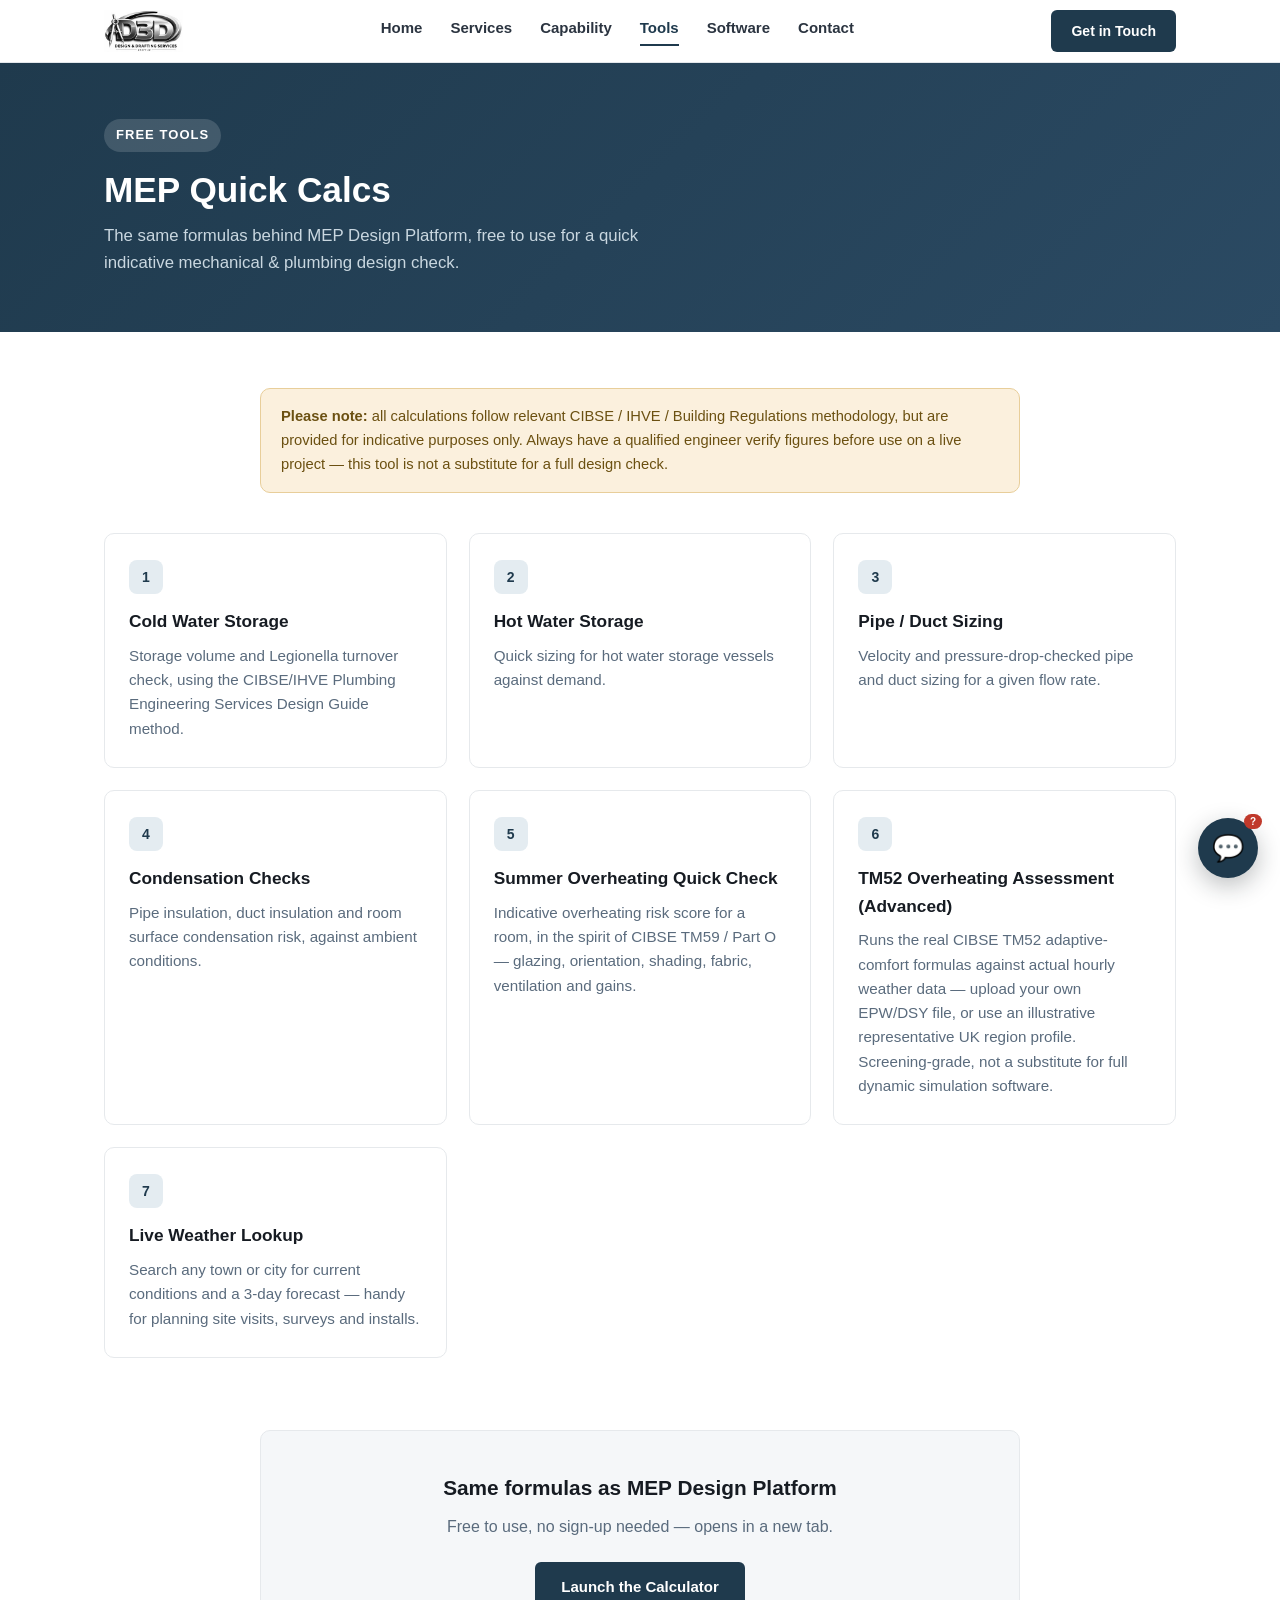
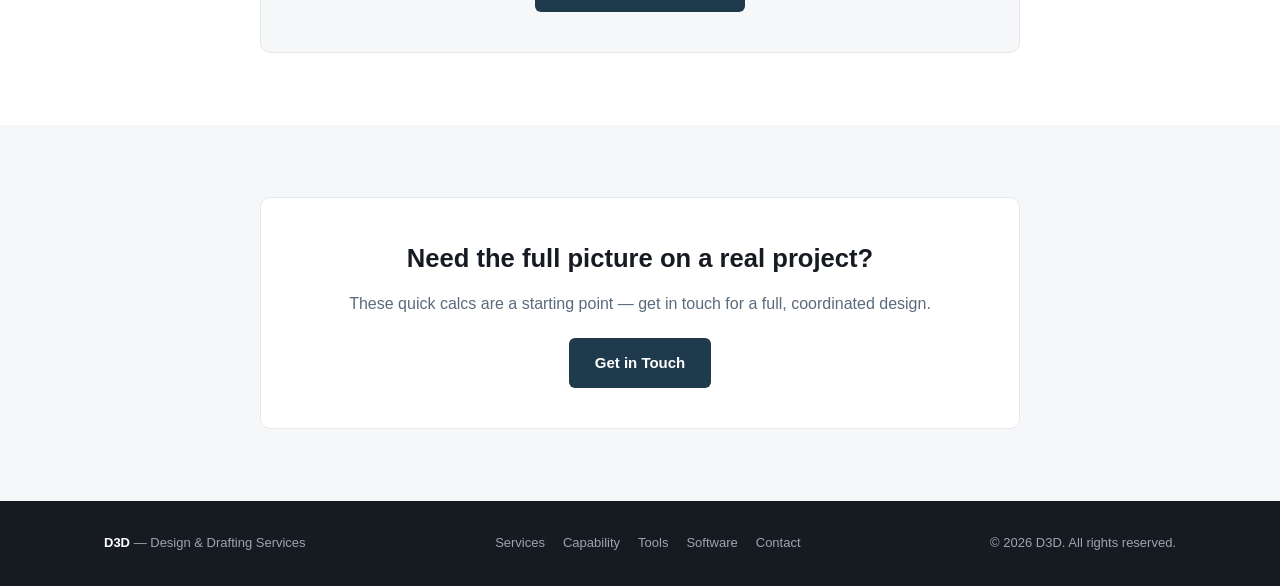
<file: tools.html>
<!DOCTYPE html>
<html lang="en">
<head>
<meta charset="UTF-8">
<meta name="viewport" content="width=device-width, initial-scale=1.0">
<title>Free MEP Design Calculators | Cold Water, Pipe & Duct Sizing | D3D</title>
<meta name="description" content="Free online calculators for cold water storage, hot water storage, pipe/duct sizing, condensation risk and CIBSE TM52/TM59-style summer overheating assessment, plus a live weather lookup — the same formulas used in professional mechanical and plumbing design. Indicative purposes only.">
<style>
  :root{
    --ink:#161b22; --steel-dark:#2b3440; --steel:#5a6b7d; --steel-light:#8fa1b3;
    --silver:#c9d2da; --paper:#f5f7f9; --white:#ffffff; --accent:#c0392b; --accent-2:#1f3a4d;
    --radius:10px; --maxw:1120px;
  }
  *{box-sizing:border-box;margin:0;padding:0;}
  html{scroll-behavior:smooth;}
  body{font-family:'Segoe UI',-apple-system,BlinkMacSystemFont,'Helvetica Neue',Arial,sans-serif;color:var(--ink);background:var(--white);line-height:1.6;}
  img{max-width:100%;display:block;}
  a{color:inherit;}
  .wrap{max-width:var(--maxw);margin:0 auto;padding:0 24px;}

  header.site-nav{position:sticky;top:0;z-index:50;background:rgba(255,255,255,0.96);border-bottom:1px solid #e3e7eb;backdrop-filter:blur(6px);}
  .nav-inner{display:flex;align-items:center;justify-content:space-between;padding:10px 24px;max-width:var(--maxw);margin:0 auto;}
  .nav-logo{display:flex;align-items:center;gap:10px;}
  .nav-logo img{height:42px;width:auto;}
  nav.links{display:flex;gap:28px;font-size:15px;font-weight:600;}
  nav.links a{text-decoration:none;color:var(--steel-dark);transition:color .15s;padding-bottom:4px;border-bottom:2px solid transparent;}
  nav.links a:hover{color:var(--accent-2);}
  nav.links a.active{color:var(--accent-2);border-bottom-color:var(--accent-2);}
  .nav-cta{background:var(--accent-2);color:#fff;padding:10px 20px;border-radius:6px;font-weight:600;font-size:14px;text-decoration:none;white-space:nowrap;}

  .hero{background:linear-gradient(180deg,#eef1f4 0%,#f5f7f9 60%,#ffffff 100%);padding:64px 0 60px;border-bottom:1px solid #e3e7eb;}
  .hero-inner{max-width:var(--maxw);margin:0 auto;padding:0 24px;display:grid;grid-template-columns:1.1fr 0.9fr;gap:48px;align-items:center;}
  .eyebrow{display:inline-block;font-size:13px;font-weight:700;letter-spacing:.08em;text-transform:uppercase;color:var(--accent-2);background:#e4ecf1;padding:6px 12px;border-radius:20px;margin-bottom:18px;}
  h1{font-size:2.6rem;line-height:1.15;color:var(--ink);margin-bottom:18px;font-weight:800;}
  h1 span{color:var(--accent-2);}
  .hero p.lead{font-size:1.15rem;color:var(--steel);max-width:52ch;margin-bottom:28px;}
  .hero-ctas{display:flex;gap:14px;flex-wrap:wrap;}
  .btn{display:inline-block;padding:13px 26px;border-radius:6px;font-weight:700;text-decoration:none;font-size:15px;transition:transform .15s, box-shadow .15s;border:none;cursor:pointer;}
  .btn-primary{background:var(--accent-2);color:#fff;}
  .btn-primary:hover{transform:translateY(-2px);box-shadow:0 6px 16px rgba(31,58,77,.28);}
  .btn-secondary{background:#fff;color:var(--accent-2);border:1.5px solid var(--accent-2);}
  .btn-secondary:hover{transform:translateY(-2px);}
  .hero-logo-card{background:#fff;border-radius:var(--radius);padding:28px;box-shadow:0 12px 40px rgba(22,27,34,.10);border:1px solid #e9ecef;text-align:center;}
  .hero-logo-card img{width:100%;height:auto;}
  .hero-logo-card .tagline{margin-top:14px;font-size:13px;letter-spacing:.06em;color:var(--steel);text-transform:uppercase;font-weight:700;}

  .page-hero{background:linear-gradient(135deg,#1f3a4d,#2b4a63);color:#fff;padding:56px 0;}
  .page-hero .eyebrow{background:rgba(255,255,255,.15);color:#fff;}
  .page-hero h1{color:#fff;font-size:2.2rem;margin-bottom:12px;}
  .page-hero p{color:#c9d7e0;font-size:1.05rem;max-width:60ch;}

  .stage-strip{background:var(--accent-2);color:#fff;padding:18px 0;}
  .stage-strip .wrap{display:flex;align-items:center;justify-content:center;gap:10px;flex-wrap:wrap;font-size:14px;font-weight:600;text-align:center;}
  .stage-strip .stage-pill{background:rgba(255,255,255,.12);padding:6px 14px;border-radius:20px;}
  .stage-strip .arrow{opacity:.55;}

  section{padding:72px 0;}
  .section-head{max-width:640px;margin:0 auto 44px;text-align:center;}
  .section-head .eyebrow{margin-bottom:14px;}
  .section-head h2{font-size:2rem;color:var(--ink);margin-bottom:14px;font-weight:800;}
  .section-head p{color:var(--steel);font-size:1.05rem;}

  .services{background:var(--paper);}
  .cards{display:grid;grid-template-columns:repeat(3,1fr);gap:22px;}
  .card{background:#fff;border:1px solid #e6e9ec;border-radius:var(--radius);padding:26px 24px;transition:box-shadow .15s, transform .15s;}
  .card:hover{box-shadow:0 10px 30px rgba(22,27,34,.08);transform:translateY(-3px);}
  .card .num{display:inline-flex;align-items:center;justify-content:center;width:34px;height:34px;border-radius:8px;background:#e4ecf1;color:var(--accent-2);font-weight:800;font-size:14px;margin-bottom:14px;}
  .card h3{font-size:1.08rem;margin-bottom:8px;color:var(--ink);}
  .card p{font-size:.95rem;color:var(--steel);}

  .workflow{background:#fff;}
  .workflow-grid{display:grid;grid-template-columns:repeat(5,1fr);gap:16px;margin-bottom:56px;}
  .step{position:relative;padding:22px 16px;background:var(--paper);border-radius:var(--radius);border:1px solid #e6e9ec;}
  .step .step-no{font-size:12px;font-weight:800;color:#fff;background:var(--accent-2);width:26px;height:26px;border-radius:50%;display:flex;align-items:center;justify-content:center;margin-bottom:12px;}
  .step h4{font-size:.95rem;margin-bottom:6px;color:var(--ink);}
  .step p{font-size:.85rem;color:var(--steel);}

  .apps{display:grid;grid-template-columns:1fr 1fr;gap:24px;}
  .app-card{border-radius:var(--radius);padding:30px;color:#fff;}
  .app-card.primary{background:linear-gradient(135deg,#1f3a4d,#2b4a63);}
  .app-card.secondary{background:linear-gradient(135deg,#2b3440,#3d4a5a);}
  .app-card .app-tag{display:inline-block;font-size:11px;font-weight:700;letter-spacing:.08em;text-transform:uppercase;background:rgba(255,255,255,.15);padding:5px 10px;border-radius:14px;margin-bottom:14px;}
  .app-card h3{font-size:1.3rem;margin-bottom:10px;}
  .app-card p{font-size:.95rem;color:#dbe3ea;margin-bottom:16px;}
  .app-card ul{list-style:none;font-size:.88rem;color:#dbe3ea;}
  .app-card ul li{padding-left:20px;position:relative;margin-bottom:7px;}
  .app-card ul li::before{content:"\2713";position:absolute;left:0;color:#8fd0b0;font-weight:800;}

  .why{background:var(--paper);}
  .why-grid{display:grid;grid-template-columns:repeat(4,1fr);gap:24px;text-align:center;}
  .why-grid .stat h3{font-size:2.1rem;color:var(--accent-2);font-weight:800;margin-bottom:6px;}
  .why-grid .stat p{font-size:.9rem;color:var(--steel);}

  .teaser-grid{display:grid;grid-template-columns:repeat(3,1fr);gap:22px;}
  .teaser-card{background:#fff;border:1px solid #e6e9ec;border-radius:var(--radius);padding:28px 24px;display:flex;flex-direction:column;}
  .teaser-card h3{font-size:1.15rem;margin-bottom:10px;color:var(--ink);}
  .teaser-card p{font-size:.95rem;color:var(--steel);margin-bottom:18px;flex:1;}
  .teaser-card a{font-size:.9rem;font-weight:700;color:var(--accent-2);text-decoration:none;}
  .teaser-card a:hover{text-decoration:underline;}

  .contact{background:var(--accent-2);color:#fff;}
  .contact .section-head h2{color:#fff;}
  .contact .section-head p{color:#c9d7e0;}
  .contact-card{max-width:560px;margin:0 auto;background:rgba(255,255,255,.06);border:1px solid rgba(255,255,255,.18);border-radius:var(--radius);padding:34px;text-align:center;}
  .placeholder-badge{display:inline-block;background:#c0392b;color:#fff;font-size:11px;font-weight:800;letter-spacing:.06em;text-transform:uppercase;padding:5px 12px;border-radius:14px;margin-bottom:18px;}
  .notice-box{background:#FBF0DD;border:1px solid #E8CE9A;color:#6B5011;font-size:.92rem;line-height:1.6;padding:16px 20px;border-radius:10px;max-width:760px;margin:0 auto 40px;}
  .tools-cta{max-width:760px;margin:0 auto;text-align:center;background:var(--paper);border:1px solid #e6e9ec;border-radius:var(--radius);padding:40px;}
  .tools-cta h3{font-size:1.3rem;margin-bottom:10px;}
  .tools-cta p{color:var(--steel);margin-bottom:22px;}
  .contact-rows{display:flex;flex-direction:column;gap:14px;margin:20px 0 26px;text-align:left;}
  .contact-row{display:flex;gap:12px;align-items:flex-start;background:rgba(255,255,255,.05);padding:14px 16px;border-radius:8px;}
  .contact-row .icon{font-size:18px;}
  .contact-row .label{font-size:12px;text-transform:uppercase;letter-spacing:.05em;color:#a9c0cf;font-weight:700;}
  .contact-row .val{font-size:15px;font-weight:600;}
  .contact .btn-primary{background:#fff;color:var(--accent-2);}
  .contact .btn-primary:hover{box-shadow:0 6px 16px rgba(0,0,0,.25);}
  .contact-cta-banner{background:var(--paper);}
  .contact-cta-banner .cta-box{max-width:760px;margin:0 auto;text-align:center;background:#fff;border:1px solid #e6e9ec;border-radius:var(--radius);padding:40px;}
  .contact-cta-banner h2{font-size:1.6rem;margin-bottom:12px;}
  .contact-cta-banner p{color:var(--steel);margin-bottom:22px;}

  footer{background:var(--ink);color:#9aa5b1;padding:32px 0;font-size:13px;}
  .footer-inner{display:flex;justify-content:space-between;align-items:center;flex-wrap:wrap;gap:12px;}
  .footer-inner .brand{color:#fff;font-weight:700;}
  .footer-links{display:flex;gap:18px;}
  .footer-links a{text-decoration:none;color:#9aa5b1;}
  .footer-links a:hover{color:#fff;}

  #d3d-chat-launcher{position:fixed;bottom:22px;right:22px;z-index:200;width:60px;height:60px;border-radius:50%;background:var(--accent-2);color:#fff;border:none;cursor:pointer;box-shadow:0 8px 24px rgba(22,27,34,.28);font-size:26px;display:flex;align-items:center;justify-content:center;transition:transform .15s;}
  #d3d-chat-launcher:hover{transform:scale(1.06);}
  #d3d-chat-launcher .close-ic{display:none;}
  #d3d-chat-launcher.open .chat-ic{display:none;}
  #d3d-chat-launcher.open .close-ic{display:block;}
  #d3d-chat-badge{position:absolute;top:-4px;right:-4px;background:var(--accent);color:#fff;font-size:10px;font-weight:800;border-radius:10px;padding:2px 6px;}
  #d3d-chat-panel{position:fixed;bottom:94px;right:22px;z-index:200;width:340px;max-width:calc(100vw - 32px);background:#fff;border-radius:14px;overflow:hidden;box-shadow:0 20px 60px rgba(22,27,34,.30);border:1px solid #e3e7eb;display:none;flex-direction:column;height:500px;max-height:calc(100vh - 140px);}
  #d3d-chat-panel.open{display:flex;}
  .chat-head{background:var(--accent-2);color:#fff;padding:16px 18px;display:flex;align-items:center;gap:10px;flex-shrink:0;}
  .chat-head .dot{width:9px;height:9px;border-radius:50%;background:#4ade80;flex-shrink:0;}
  .chat-head .titles{line-height:1.25;}
  .chat-head .titles .t1{font-weight:800;font-size:14px;}
  .chat-head .titles .t2{font-size:11px;color:#c9d7e0;}
  .chat-body{flex:1;overflow-y:auto;padding:16px;background:var(--paper);display:flex;flex-direction:column;gap:10px;}
  .chat-msg{max-width:85%;padding:10px 13px;border-radius:12px;font-size:13.5px;line-height:1.45;}
  .chat-msg.bot{background:#fff;border:1px solid #e3e7eb;color:var(--ink);align-self:flex-start;border-bottom-left-radius:3px;}
  .chat-msg.user{background:var(--accent-2);color:#fff;align-self:flex-end;border-bottom-right-radius:3px;}
  .chat-quick{display:flex;flex-wrap:wrap;gap:7px;align-self:flex-start;max-width:100%;}
  .chat-quick button{background:#fff;border:1.3px solid var(--accent-2);color:var(--accent-2);font-size:12px;font-weight:700;padding:7px 11px;border-radius:16px;cursor:pointer;transition:background .15s, color .15s;}
  .chat-quick button:hover{background:var(--accent-2);color:#fff;}
  .chat-live-cta{border-top:1px solid #e3e7eb;padding:10px 14px;background:#fff;flex-shrink:0;}
  .chat-live-cta button{width:100%;background:#c0392b;color:#fff;border:none;border-radius:20px;padding:10px;font-weight:700;font-size:13px;cursor:pointer;}
  .chat-live-cta button:hover{background:#a73226;}
  .chat-foot{border-top:1px solid #e3e7eb;padding:10px;display:flex;gap:8px;background:#fff;flex-shrink:0;}
  .chat-foot input{flex:1;border:1px solid #dde2e6;border-radius:20px;padding:9px 14px;font-size:13px;outline:none;}
  .chat-foot input:focus{border-color:var(--accent-2);}
  .chat-foot button{background:var(--accent-2);color:#fff;border:none;border-radius:20px;padding:0 16px;font-weight:700;font-size:13px;cursor:pointer;}
  .chat-disclaimer{font-size:10px;color:var(--steel);text-align:center;padding:6px 10px 0;background:#fff;}

  @media(max-width:900px){
    .hero-inner{grid-template-columns:1fr;}
    .hero-logo-card{order:-1;max-width:420px;margin:0 auto;}
    .cards{grid-template-columns:1fr 1fr;}
    .workflow-grid{grid-template-columns:repeat(2,1fr);}
    .apps{grid-template-columns:1fr;}
    .why-grid{grid-template-columns:1fr 1fr;}
    .teaser-grid{grid-template-columns:1fr;}
    nav.links{display:none;}
  }
  @media(max-width:560px){
    h1{font-size:2rem;}
    .cards{grid-template-columns:1fr;}
    .workflow-grid{grid-template-columns:1fr;}
    .why-grid{grid-template-columns:1fr 1fr;}
    .nav-cta{display:none;}
    #d3d-chat-panel{right:16px;left:16px;width:auto;bottom:88px;}
    #d3d-chat-launcher{right:16px;bottom:16px;}
  }
</style>
<script type="application/ld+json">
{
  "@context": "https://schema.org",
  "@type": "ProfessionalService",
  "name": "D3D Design & Drafting Services",
  "description": "Mechanical, ventilation and plumbing (MEP) building services design and drafting.",
  "areaServed": [
    {"@type": "City", "name": "Meriden"},
    {"@type": "AdministrativeArea", "name": "Warwickshire"},
    {"@type": "City", "name": "Coventry"},
    {"@type": "City", "name": "Solihull"},
    {"@type": "City", "name": "Birmingham"},
    {"@type": "AdministrativeArea", "name": "West Midlands"}
  ],
  "knowsAbout": ["Mechanical services design", "Ventilation design", "Plumbing design", "Building services drafting"]
}
</script>
</head>
<body>

<header class="site-nav">
  <div class="nav-inner">
    <a href="index.html" class="nav-logo">
      <img src="[data-uri]" alt="D3D Design & Drafting Services logo">
    </a>
    <nav class="links">
      <a href="index.html">Home</a><a href="services.html">Services</a><a href="capability.html">Capability</a><a href="tools.html" class="active">Tools</a><a href="software.html">Software</a><a href="contact.html">Contact</a>
    </nav>
    <a href="contact.html" class="nav-cta">Get in Touch</a>
  </div>
</header>


<section class="page-hero">
  <div class="wrap">
    <span class="eyebrow">Free Tools</span>
    <h1>MEP Quick Calcs</h1>
    <p>The same formulas behind MEP Design Platform, free to use for a quick indicative mechanical & plumbing design check.</p>
  </div>
</section>


<section id="tools" style="padding-top:56px;">
  <div class="wrap">
    <div class="notice-box">
      <strong>Please note:</strong> all calculations follow relevant CIBSE / IHVE / Building Regulations methodology, but are provided for indicative purposes only. Always have a qualified engineer verify figures before use on a live project &mdash; this tool is not a substitute for a full design check.
    </div>
    <div class="cards">
      <div class="card"><div class="num">1</div><h3>Cold Water Storage</h3><p>Storage volume and Legionella turnover check, using the CIBSE/IHVE Plumbing Engineering Services Design Guide method.</p></div>
      <div class="card"><div class="num">2</div><h3>Hot Water Storage</h3><p>Quick sizing for hot water storage vessels against demand.</p></div>
      <div class="card"><div class="num">3</div><h3>Pipe / Duct Sizing</h3><p>Velocity and pressure-drop-checked pipe and duct sizing for a given flow rate.</p></div>
      <div class="card"><div class="num">4</div><h3>Condensation Checks</h3><p>Pipe insulation, duct insulation and room surface condensation risk, against ambient conditions.</p></div>
      <div class="card"><div class="num">5</div><h3>Summer Overheating Quick Check</h3><p>Indicative overheating risk score for a room, in the spirit of CIBSE TM59 / Part O &mdash; glazing, orientation, shading, fabric, ventilation and gains.</p></div>
      <div class="card"><div class="num">6</div><h3>TM52 Overheating Assessment (Advanced)</h3><p>Runs the real CIBSE TM52 adaptive-comfort formulas against actual hourly weather data &mdash; upload your own EPW/DSY file, or use an illustrative representative UK region profile. Screening-grade, not a substitute for full dynamic simulation software.</p></div>
      <a class="card" href="weather.html" style="text-decoration:none;display:block;"><div class="num">7</div><h3>Live Weather Lookup</h3><p>Search any town or city for current conditions and a 3-day forecast &mdash; handy for planning site visits, surveys and installs.</p></a>
    </div>
  </div>
</section>

<section style="padding-top:0;">
  <div class="wrap">
    <div class="tools-cta">
      <h3>Same formulas as MEP Design Platform</h3>
      <p>Free to use, no sign-up needed &mdash; opens in a new tab.</p>
      <a href="tools-calculator.html" target="_blank" rel="noopener" class="btn btn-primary">Launch the Calculator</a>
    </div>
  </div>
</section>

<section class="contact-cta-banner">
  <div class="wrap">
    <div class="cta-box">
      <h2>Need the full picture on a real project?</h2>
      <p>These quick calcs are a starting point &mdash; get in touch for a full, coordinated design.</p>
      <a href="contact.html" class="btn btn-primary">Get in Touch</a>
    </div>
  </div>
</section>


<footer>
  <div class="wrap footer-inner">
    <div><span class="brand">D3D</span> &mdash; Design &amp; Drafting Services</div>
    <div class="footer-links">
      <a href="services.html">Services</a>
      <a href="capability.html">Capability</a>
      <a href="tools.html">Tools</a>
      <a href="software.html">Software</a>
      <a href="contact.html">Contact</a>
    </div>
    <div>&copy; <span class="year"></span> D3D. All rights reserved.</div>
  </div>
</footer>


<button id="d3d-chat-launcher" aria-label="Open chat">
  <span class="chat-ic">💬</span>
  <span class="close-ic">✕</span>
  <span id="d3d-chat-badge">?</span>
</button>

<div id="d3d-chat-panel">
  <div class="chat-head">
    <span class="dot"></span>
    <div class="titles">
      <div class="t1">D3D Assistant</div>
      <div class="t2">Quick answers, or message us directly</div>
    </div>
  </div>
  <div class="chat-body" id="d3d-chat-body"></div>
  <div class="chat-live-cta">
    <button id="d3d-live-chat-btn">💬 Talk to a real person</button>
  </div>
  <div class="chat-foot">
    <input type="text" id="d3d-chat-input" placeholder="Ask a question&hellip;" autocomplete="off">
    <button id="d3d-chat-send">Send</button>
  </div>
  <div class="chat-disclaimer">Quick-answers are automated. "Talk to a real person" reaches us directly.</div>
</div>

<!--Start of Tawk.to Script-->
<script type="text/javascript">
var Tawk_API=Tawk_API||{}, Tawk_LoadStart=new Date();
Tawk_API.onLoad = function(){
  // Our own chat launcher already sits bottom-right; keep Tawk's default
  // bubble hidden and only bring it up via the "Talk to a real person" button.
  if (typeof Tawk_API.hideWidget === 'function') { Tawk_API.hideWidget(); }
};
(function(){
var s1=document.createElement("script"),s0=document.getElementsByTagName("script")[0];
s1.async=true;
s1.src='https://embed.tawk.to/6a6e763c055f021d4ace18f9/default';
s1.charset='UTF-8';
s1.setAttribute('crossorigin','*');
s0.parentNode.insertBefore(s1,s0);
})();
</script>
<!--End of Tawk.to Script-->

<script>
(function(){
  var y = document.querySelectorAll('.year');
  for (var i=0;i<y.length;i++){ y[i].textContent = new Date().getFullYear(); }

  var KB = [
    { topic: "Services", keys: ["service","offer","what do you do","scope"],
      a: "We cover the full building services / MEP scope: heating & cooling (LTHW/CHW), ventilation & air systems, water services, above ground drainage, electrical load & distribution, and coordinated drawings, schedules & BOM." },
    { topic: "Design process", keys: ["process","how do you work","workflow","pdf","architect"],
      a: "We take a project from an architect's PDF or DWG straight into our own software: import & calibrate, populate & link, auto-size, schedule & take-off, then export & issue — all from one live model, so drawings and schedules always match." },
    { topic: "Our software", keys: ["software","app","platform","dynamic design","design platform","tool"],
      a: "We build our own tools: MEP Design Platform (our production design engine — sizing, drawing markup, schedules & BOM) and MEP Dynamic Design (hour-by-hour dynamic thermal simulation using real weather data)." },
    { topic: "Estimating support", keys: ["estimat","cost","budget","quantity","quantities","qs","procurement","price"],
      a: "Because schedules and BOM come straight off the coordinated model, your estimating team can get reliable quantities early — often from Stage 2/3 concept coordination — for faster, more accurate budget pricing, with fewer re-measures." },
    { topic: "RIBA stages", keys: ["stage","riba"],
      a: "We cover RIBA Stage 2 (Concept Design) through Stage 4 (Technical Design). Final installation-level detail — exact fittings and full trade coordination — typically sits with the appointed contractor's detailed design at construction stage." },
    { topic: "Free tools", keys: ["tool","calculator","calc","free"],
      a: "We've put a free MEP Quick Calcs tool on the site — cold water storage, hot water storage, pipe/duct sizing, condensation checks, a summer overheating quick check and a more advanced TM52 overheating assessment using real hourly weather data. There's also a live weather lookup for checking conditions before a site visit. Check the Tools page in the menu. Indicative/screening figures only, not a substitute for a full design check." },
  ];
  var FALLBACK = "I don't have a set answer for that yet — tap “Talk to a real person” below and we'll get back to you directly.";

  var launcher = document.getElementById('d3d-chat-launcher');
  var panel = document.getElementById('d3d-chat-panel');
  var body = document.getElementById('d3d-chat-body');
  var input = document.getElementById('d3d-chat-input');
  var sendBtn = document.getElementById('d3d-chat-send');
  var badge = document.getElementById('d3d-chat-badge');
  var liveBtn = document.getElementById('d3d-live-chat-btn');
  var opened = false;

  function addMsg(text, sender){
    var div = document.createElement('div');
    div.className = 'chat-msg ' + sender;
    div.textContent = text;
    body.appendChild(div);
    body.scrollTop = body.scrollHeight;
  }

  function showQuickReplies(){
    var wrap = document.createElement('div');
    wrap.className = 'chat-quick';
    KB.forEach(function(item){
      var btn = document.createElement('button');
      btn.textContent = item.topic;
      btn.addEventListener('click', function(){ handleTopic(item); });
      wrap.appendChild(btn);
    });
    body.appendChild(wrap);
    body.scrollTop = body.scrollHeight;
  }

  function handleTopic(item){
    addMsg(item.topic, 'user');
    setTimeout(function(){ addMsg(item.a, 'bot'); showQuickReplies(); }, 250);
  }

  function handleFreeText(text){
    var lower = text.toLowerCase();
    var match = null;
    for (var i=0;i<KB.length;i++){
      for (var j=0;j<KB[i].keys.length;j++){
        if (lower.indexOf(KB[i].keys[j]) !== -1){ match = KB[i]; break; }
      }
      if (match) break;
    }
    setTimeout(function(){ addMsg(match ? match.a : FALLBACK, 'bot'); showQuickReplies(); }, 250);
  }

  function toggle(){
    opened = !opened;
    panel.classList.toggle('open', opened);
    launcher.classList.toggle('open', opened);
    if (opened) {
      badge.style.display = 'none';
      if (!body.dataset.greeted) {
        addMsg("Hi! I'm the D3D assistant. Ask me a quick question, or tap \u201cTalk to a real person\u201d to message the team directly.", 'bot');
        showQuickReplies();
        body.dataset.greeted = '1';
      }
    }
  }

  launcher.addEventListener('click', toggle);

  sendBtn.addEventListener('click', function(){
    var val = input.value.trim();
    if (!val) return;
    addMsg(val, 'user');
    input.value = '';
    handleFreeText(val);
  });
  input.addEventListener('keydown', function(e){ if (e.key === 'Enter') sendBtn.click(); });

  liveBtn.addEventListener('click', function(){
    if (window.Tawk_API && typeof window.Tawk_API.maximize === 'function') {
      if (typeof window.Tawk_API.showWidget === 'function') { window.Tawk_API.showWidget(); }
      window.Tawk_API.maximize();
    } else {
      window.location.href = 'contact.html';
    }
  });
})();
</script>

</body>
</html>
</file>
<file: cde/app.css>
:root {
  --bg: #f4f6f9; --card: #ffffff; --ink: #1b222a; --muted: #5b6670; --line: #d6dce3;
  --navy: #1f3a5f; --blue: #2f6fb5; --blue-ink: #ffffff;
  --err-bg: #fbe3e0; --err-ink: #8a1f14; --warn-bg: #fbefc6; --warn-ink: #6b4e00;
  --wip: #b7791f; --shared: #2f6fb5; --pub: #2f855a; --arch: #718096; --unas: #a0aec0;
  --shadow: 0 1px 2px rgba(0,0,0,.08), 0 4px 14px rgba(0,0,0,.06);
}
@media (prefers-color-scheme: dark) {
  :root:not([data-theme="light"]) {
    --bg: #11161c; --card: #1a222b; --ink: #e8edf2; --muted: #9aa7b4; --line: #2c3743;
    --navy: #0f1e33; --blue: #5b9bd8; --blue-ink: #08121d;
    --err-bg: #4a1f1b; --err-ink: #ffb4aa; --warn-bg: #4a3b0e; --warn-ink: #f6d46b;
    --wip: #e0a040; --shared: #6aa6e3; --pub: #5fbf8a; --arch: #9aa7b4; --unas: #7d8a98;
    --shadow: 0 1px 2px rgba(0,0,0,.5);
  }
}
:root[data-theme="dark"] {
  --bg: #11161c; --card: #1a222b; --ink: #e8edf2; --muted: #9aa7b4; --line: #2c3743;
  --navy: #0f1e33; --blue: #5b9bd8; --blue-ink: #08121d;
  --err-bg: #4a1f1b; --err-ink: #ffb4aa; --warn-bg: #4a3b0e; --warn-ink: #f6d46b;
  --wip: #e0a040; --shared: #6aa6e3; --pub: #5fbf8a; --arch: #9aa7b4; --unas: #7d8a98;
  --shadow: 0 1px 2px rgba(0,0,0,.5);
}
* { box-sizing: border-box; }
html, body { margin: 0; background: var(--bg); color: var(--ink);
  font: 16px/1.4 system-ui, -apple-system, "Segoe UI", Roboto, Helvetica, Arial, sans-serif; -webkit-text-size-adjust: 100%; }
#app { max-width: 680px; margin: 0 auto; min-height: 100dvh; padding-bottom: calc(68px + env(safe-area-inset-bottom)); }
button, select, input { font: inherit; color: inherit; }
button { cursor: pointer; }
.top { position: sticky; top: 0; z-index: 5; background: var(--navy); color: #fff;
  padding: calc(10px + env(safe-area-inset-top)) 16px 10px; }
.top-row { display: flex; align-items: center; justify-content: space-between; gap: 12px; }
.top h1 { margin: 0; font-size: 1.15rem; font-weight: 650; letter-spacing: .01em; }
.meta { font-size: .8rem; color: #c3d0df; min-height: 1.1em; margin-top: 2px; }
.meta.stale { color: #ffd98a; }
.project { width: 100%; margin-top: 8px; padding: 10px 12px; min-height: 44px; border-radius: 10px; border: 1px solid #ffffff44;
  background: #ffffff1a; color: #fff; }
.project option { color: #111; }
.btn { min-height: 44px; padding: 0 16px; border-radius: 10px; border: 1px solid var(--line); background: var(--card); font-weight: 600; }
.btn.primary { background: var(--blue); color: var(--blue-ink); border-color: transparent; }
.top .btn.primary { background: #fff; color: var(--navy); }
.btn.small { min-height: 40px; padding: 0 12px; font-weight: 500; }
main { padding: 12px 16px 0; }

.controls { display: grid; gap: 10px; margin-bottom: 12px; }
.search { width: 100%; min-height: 46px; padding: 0 14px; border-radius: 12px; border: 1px solid var(--line); background: var(--card); }
.search:focus-visible, .chip:focus-visible, .btn:focus-visible, .card:focus-visible, .tabs button:focus-visible, .project:focus-visible
  { outline: 3px solid var(--blue); outline-offset: 2px; }
.chips { display: flex; gap: 8px; overflow-x: auto; padding-bottom: 2px; scrollbar-width: none; }
.chips::-webkit-scrollbar { display: none; }
.chip { flex: 0 0 auto; min-height: 40px; padding: 0 14px; border-radius: 999px; border: 1px solid var(--line); background: var(--card);
  display: inline-flex; align-items: center; gap: 6px; font-size: .9rem; white-space: nowrap; }
.chip[aria-pressed="true"] { background: var(--navy); color: #fff; border-color: var(--navy); }
:root[data-theme="dark"] .chip[aria-pressed="true"] { background: var(--blue); color: var(--blue-ink); border-color: var(--blue); }
@media (prefers-color-scheme: dark) { :root:not([data-theme="light"]) .chip[aria-pressed="true"] { background: var(--blue); color: var(--blue-ink); border-color: var(--blue); } }
.chip .n { opacity: .7; font-variant-numeric: tabular-nums; }
.toggles { display: flex; gap: 8px; flex-wrap: wrap; }
.count { color: var(--muted); font-size: .85rem; margin: 2px 2px 8px; }

.list { display: grid; gap: 8px; }
.card { width: 100%; text-align: left; background: var(--card); border: 1px solid var(--line); border-left-width: 5px; border-radius: 12px;
  padding: 10px 12px; box-shadow: var(--shadow); display: grid; gap: 4px; }
.card.s-WIP { border-left-color: var(--wip); } .card.s-Shared { border-left-color: var(--shared); }
.card.s-Published { border-left-color: var(--pub); } .card.s-Archive { border-left-color: var(--arch); }
.card.s-Unassigned { border-left-color: var(--unas); }
.card.old .id, .card.old .sub { color: var(--muted); }
.card.has-error { background: var(--err-bg); } .card.has-warn { background: var(--warn-bg); }
.id { font: 600 .92rem ui-monospace, "SF Mono", Consolas, monospace; word-break: break-all; }
.sub { font-size: .85rem; color: var(--muted); word-break: break-word; }
.row { display: flex; flex-wrap: wrap; gap: 6px; align-items: center; }
.badge { display: inline-block; padding: 2px 8px; border-radius: 6px; font-size: .78rem; font-weight: 650; border: 1px solid var(--line); background: var(--bg); }
.badge.state-WIP { color: var(--wip); } .badge.state-Shared { color: var(--shared); } .badge.state-Published { color: var(--pub); }
.badge.state-Archive { color: var(--arch); } .badge.state-Unassigned { color: var(--unas); }
.badge.bad { background: var(--err-bg); color: var(--err-ink); border-color: transparent; }
.badge.warn { background: var(--warn-bg); color: var(--warn-ink); border-color: transparent; }
.note { font-size: .82rem; color: var(--err-ink); } .card.has-warn .note { color: var(--warn-ink); }

.empty { text-align: center; padding: 40px 12px; }
.empty h2 { margin: 0 0 8px; font-size: 1.2rem; }
.empty p { color: var(--muted); margin: 0 auto 14px; max-width: 34ch; }
.steps { text-align: left; max-width: 36ch; margin: 0 auto 18px; padding-left: 1.2em; color: var(--muted); }
.steps li { margin-bottom: 6px; }
.banner { background: var(--warn-bg); color: var(--warn-ink); border-radius: 10px; padding: 8px 12px; margin-bottom: 12px; font-size: .88rem; }

.tabs { position: fixed; left: 0; right: 0; bottom: 0; z-index: 6; display: grid; grid-template-columns: repeat(3, 1fr);
  background: var(--card); border-top: 1px solid var(--line); padding-bottom: env(safe-area-inset-bottom); max-width: 680px; margin: 0 auto; }
.tabs button { min-height: 58px; border: 0; background: transparent; color: var(--muted); font-weight: 600; font-size: .9rem; }
.tabs button[aria-current="page"] { color: var(--blue); box-shadow: inset 0 3px 0 var(--blue); }

.scrim { position: fixed; inset: 0; background: rgba(0,0,0,.45); z-index: 20; }
.sheet { position: fixed; left: 0; right: 0; bottom: 0; z-index: 21; max-width: 680px; margin: 0 auto; max-height: 88dvh; overflow-y: auto;
  background: var(--card); border-radius: 18px 18px 0 0; padding: 8px 16px calc(20px + env(safe-area-inset-bottom)); box-shadow: 0 -8px 30px rgba(0,0,0,.25); }
.sheet-grab { width: 44px; height: 5px; border-radius: 3px; background: var(--line); margin: 4px auto 10px; }
.sheet h2 { margin: 0 0 4px; font: 650 1rem ui-monospace, "SF Mono", Consolas, monospace; word-break: break-all; }
.sheet h3 { margin: 16px 0 6px; font-size: .8rem; text-transform: uppercase; letter-spacing: .06em; color: var(--muted); }
.kv { display: grid; grid-template-columns: 7.5em 1fr; gap: 4px 10px; font-size: .92rem; }
.kv dt { color: var(--muted); } .kv dd { margin: 0; word-break: break-word; }
.issue { padding: 8px 10px; border-radius: 8px; margin-bottom: 6px; font-size: .9rem; }
.issue.error { background: var(--err-bg); color: var(--err-ink); } .issue.warn { background: var(--warn-bg); color: var(--warn-ink); }
.hist { padding: 8px 0; border-bottom: 1px solid var(--line); font-size: .9rem; } .hist:last-child { border-bottom: 0; }
.hist .when { color: var(--muted); font-size: .8rem; }
.actions { display: flex; flex-wrap: wrap; gap: 8px; margin-top: 14px; }
.actions a.btn { display: inline-flex; align-items: center; text-decoration: none; }
.toast { position: fixed; left: 50%; bottom: calc(76px + env(safe-area-inset-bottom)); transform: translateX(-50%); z-index: 30;
  background: #222; color: #fff; padding: 10px 16px; border-radius: 10px; font-size: .9rem; max-width: 90%; }
[hidden] { display: none !important; }
@media (prefers-reduced-motion: no-preference) { .sheet { animation: up .18s ease-out; } @keyframes up { from { transform: translateY(24px); opacity: .6; } } }
</file>
